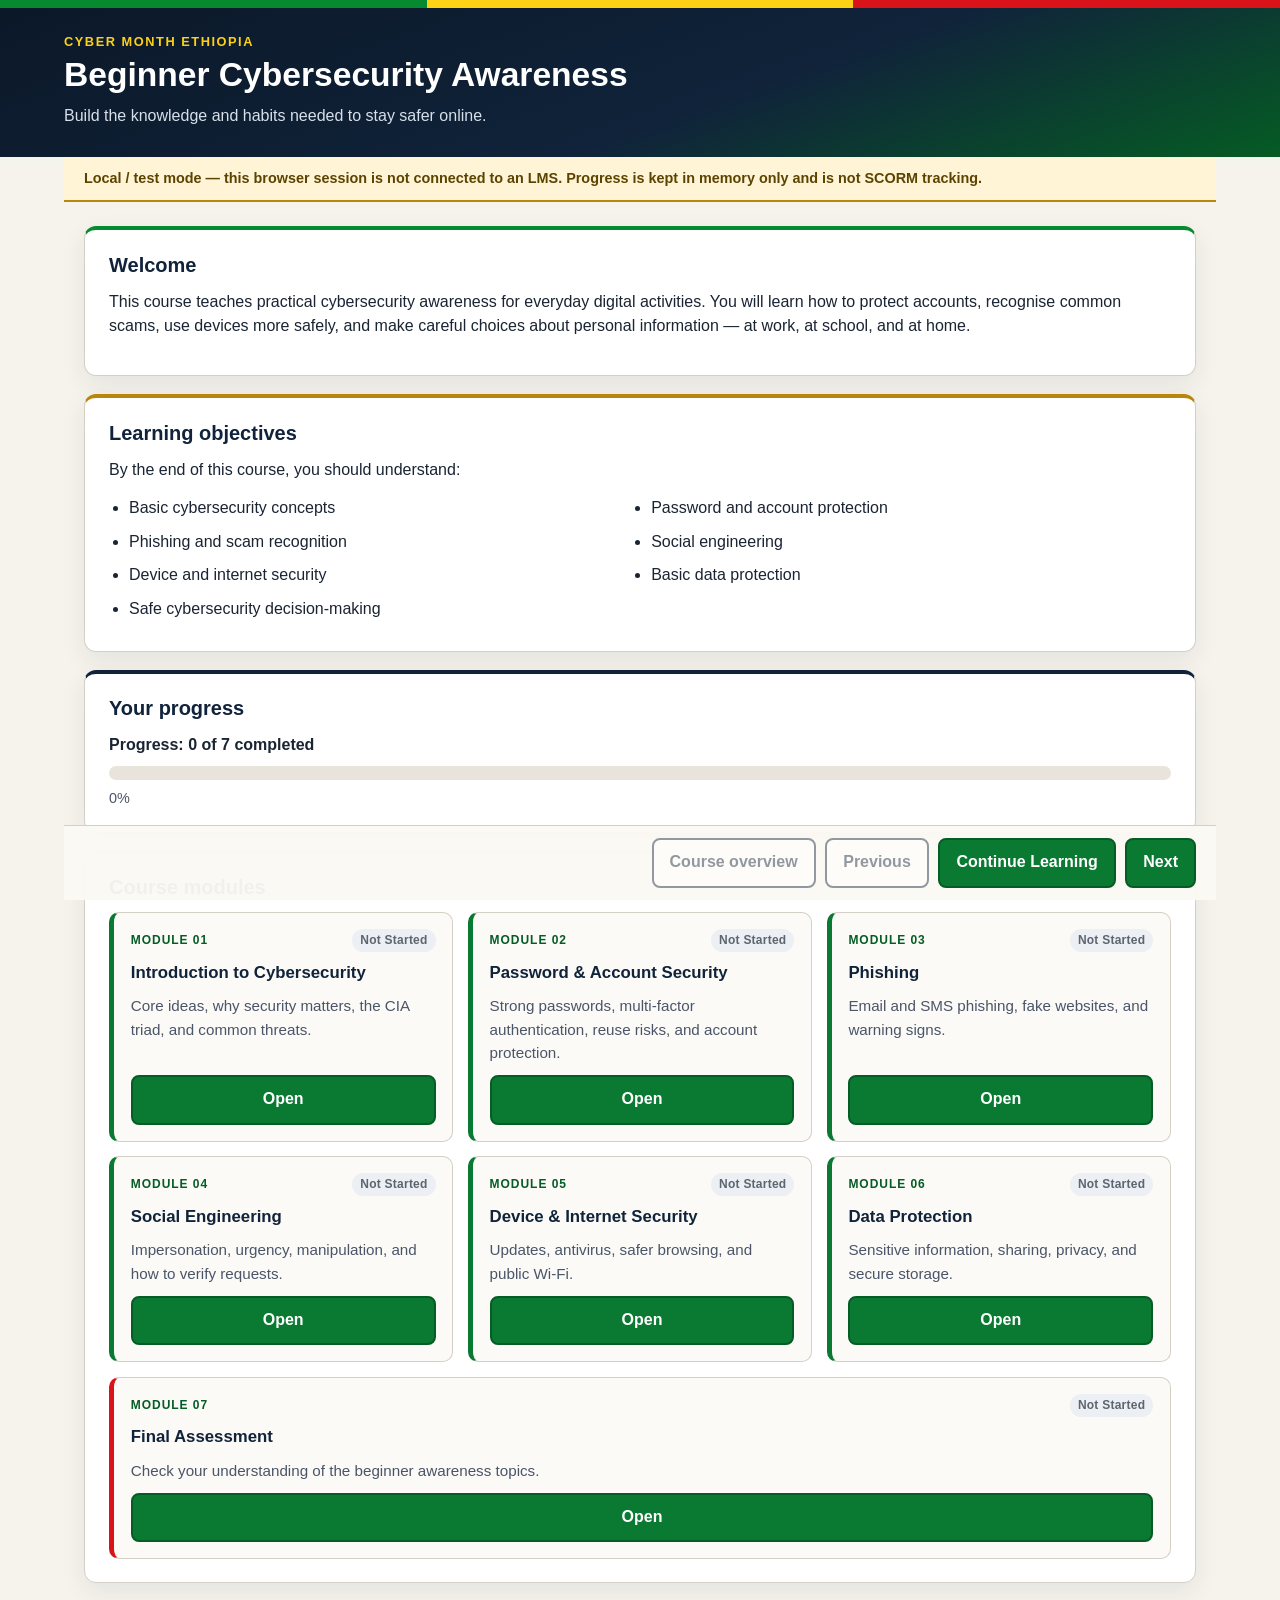
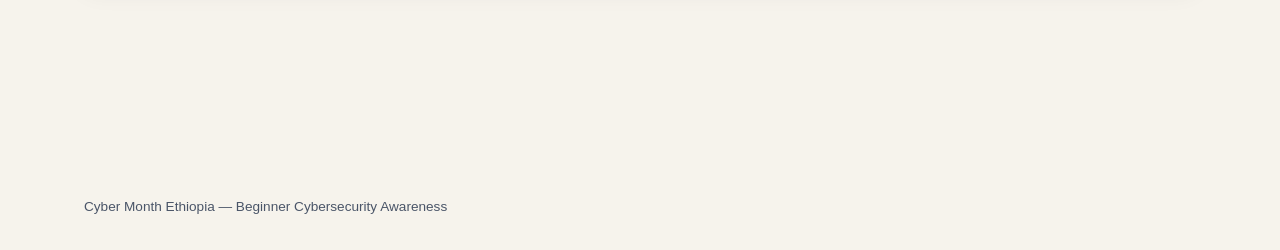
<file: Desktop/scorm course/CyberMonth-Beginner-SCORM/index.html>
<!DOCTYPE html>
<html lang="en">
<head>
  <meta charset="utf-8">
  <meta name="viewport" content="width=device-width, initial-scale=1">
  <title>Cyber Month Ethiopia — Beginner Cybersecurity Awareness</title>
  <link rel="stylesheet" href="css/style.css">
</head>
<body>
  <a class="skip-link" href="#main">Skip to main content</a>

  <div class="flag-bar" aria-hidden="true">
    <span class="flag-bar__green"></span>
    <span class="flag-bar__yellow"></span>
    <span class="flag-bar__red"></span>
  </div>

  <header class="site-header">
    <div class="site-header__inner">
      <p class="site-header__eyebrow">Cyber Month Ethiopia</p>
      <h1 class="site-header__title">Beginner Cybersecurity Awareness</h1>
      <p class="site-header__tagline">Build the knowledge and habits needed to stay safer online.</p>
      <p id="learner-greeting" class="site-header__learner" hidden></p>
    </div>
  </header>

  <div id="mode-banner" class="mode-banner" role="status" aria-live="polite">
    Checking course environment…
  </div>

  <main id="main">
    <section id="home-view" class="home-view" aria-labelledby="welcome-heading">
      <section class="panel welcome" aria-labelledby="welcome-heading">
        <h2 id="welcome-heading">Welcome</h2>
        <p>
          This course teaches practical cybersecurity awareness for everyday digital activities.
          You will learn how to protect accounts, recognise common scams, use devices more safely,
          and make careful choices about personal information — at work, at school, and at home.
        </p>
      </section>

      <section class="panel objectives" aria-labelledby="objectives-heading">
        <h2 id="objectives-heading">Learning objectives</h2>
        <p>By the end of this course, you should understand:</p>
        <ul>
          <li>Basic cybersecurity concepts</li>
          <li>Password and account protection</li>
          <li>Phishing and scam recognition</li>
          <li>Social engineering</li>
          <li>Device and internet security</li>
          <li>Basic data protection</li>
          <li>Safe cybersecurity decision-making</li>
        </ul>
      </section>

      <section class="panel progress-panel" aria-labelledby="progress-heading">
        <h2 id="progress-heading">Your progress</h2>
        <p id="progress-label" class="progress-label">Progress: 0 of 7 completed</p>
        <div
          id="progress-bar"
          class="progress-track"
          role="progressbar"
          aria-labelledby="progress-label"
          aria-valuemin="0"
          aria-valuemax="100"
          aria-valuenow="0"
        >
          <div id="progress-fill" class="progress-track__fill"></div>
        </div>
        <p id="progress-percent" class="progress-percent">0%</p>
      </section>

      <section class="panel modules-panel" aria-labelledby="modules-heading">
        <h2 id="modules-heading">Course modules</h2>
        <div id="module-grid" class="module-grid">
          <article class="module-card" data-module-id="module01">
            <div class="module-card__meta">
              <p class="module-card__number">Module 01</p>
              <span class="status status--not-started" data-status>Not Started</span>
            </div>
            <h3 class="module-card__title">Introduction to Cybersecurity</h3>
            <p class="module-card__desc">Core ideas, why security matters, the CIA triad, and common threats.</p>
            <button type="button" class="btn btn--primary js-open-module" data-module-id="module01">Open</button>
          </article>

          <article class="module-card" data-module-id="module02">
            <div class="module-card__meta">
              <p class="module-card__number">Module 02</p>
              <span class="status status--not-started" data-status>Not Started</span>
            </div>
            <h3 class="module-card__title">Password &amp; Account Security</h3>
            <p class="module-card__desc">Strong passwords, multi-factor authentication, reuse risks, and account protection.</p>
            <button type="button" class="btn btn--primary js-open-module" data-module-id="module02">Open</button>
          </article>

          <article class="module-card" data-module-id="module03">
            <div class="module-card__meta">
              <p class="module-card__number">Module 03</p>
              <span class="status status--not-started" data-status>Not Started</span>
            </div>
            <h3 class="module-card__title">Phishing</h3>
            <p class="module-card__desc">Email and SMS phishing, fake websites, and warning signs.</p>
            <button type="button" class="btn btn--primary js-open-module" data-module-id="module03">Open</button>
          </article>

          <article class="module-card" data-module-id="module04">
            <div class="module-card__meta">
              <p class="module-card__number">Module 04</p>
              <span class="status status--not-started" data-status>Not Started</span>
            </div>
            <h3 class="module-card__title">Social Engineering</h3>
            <p class="module-card__desc">Impersonation, urgency, manipulation, and how to verify requests.</p>
            <button type="button" class="btn btn--primary js-open-module" data-module-id="module04">Open</button>
          </article>

          <article class="module-card" data-module-id="module05">
            <div class="module-card__meta">
              <p class="module-card__number">Module 05</p>
              <span class="status status--not-started" data-status>Not Started</span>
            </div>
            <h3 class="module-card__title">Device &amp; Internet Security</h3>
            <p class="module-card__desc">Updates, antivirus, safer browsing, and public Wi-Fi.</p>
            <button type="button" class="btn btn--primary js-open-module" data-module-id="module05">Open</button>
          </article>

          <article class="module-card" data-module-id="module06">
            <div class="module-card__meta">
              <p class="module-card__number">Module 06</p>
              <span class="status status--not-started" data-status>Not Started</span>
            </div>
            <h3 class="module-card__title">Data Protection</h3>
            <p class="module-card__desc">Sensitive information, sharing, privacy, and secure storage.</p>
            <button type="button" class="btn btn--primary js-open-module" data-module-id="module06">Open</button>
          </article>

          <article class="module-card module-card--assessment" data-module-id="assessment">
            <div class="module-card__meta">
              <p class="module-card__number">Module 07</p>
              <span class="status status--not-started" data-status>Not Started</span>
            </div>
            <h3 class="module-card__title">Final Assessment</h3>
            <p class="module-card__desc">Check your understanding of the beginner awareness topics.</p>
            <button type="button" class="btn btn--primary js-open-module" data-module-id="assessment">Open</button>
          </article>
        </div>
      </section>
    </section>

    <section id="module-view" class="module-view" hidden aria-labelledby="module-view-heading">
      <h2 id="module-view-heading">Module</h2>
      <p class="placeholder-note">
        Lesson content for this module will be added in a later step. This screen is a navigation placeholder.
      </p>
      <iframe id="module-frame" class="module-frame" title="Module content" src="about:blank"></iframe>
    </section>
  </main>

  <nav class="course-nav" aria-label="Course navigation">
    <button type="button" id="btn-overview" class="btn btn--secondary">Course overview</button>
    <button type="button" id="btn-prev" class="btn btn--secondary">Previous</button>
    <button type="button" id="btn-continue" class="btn btn--primary">Continue Learning</button>
    <button type="button" id="btn-next" class="btn btn--primary">Next</button>
  </nav>

  <footer class="site-footer">
    <p>Cyber Month Ethiopia — Beginner Cybersecurity Awareness</p>
  </footer>

  <script src="js/scorm.js"></script>
  <script src="js/course.js"></script>
</body>
</html>
</file>
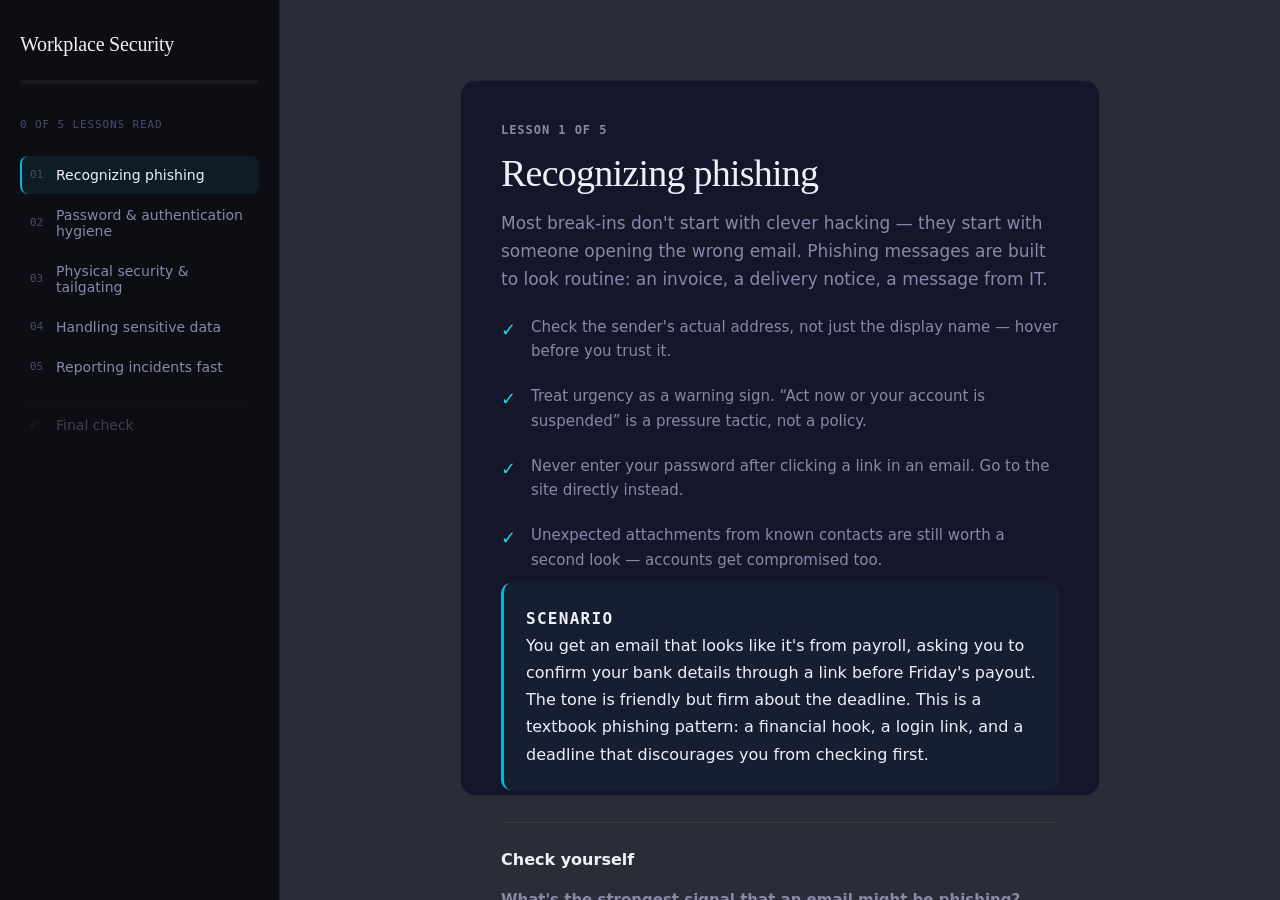
<file: Downloads/workplace-security-offline(2)/content/index.html>
<!DOCTYPE html>
<html lang="en">
<head>
  <meta charset="UTF-8" />
  <meta http-equiv="X-UA-Compatible" content="IE=edge" />
  <meta name="viewport" content="width=device-width, initial-scale=1, maximum-scale=1" />
  <title>Workplace Security</title>
  <link rel="stylesheet" href="css/theme.css" />
  <link rel="stylesheet" href="css/styles.css" />
  <link rel="stylesheet" href="css/course.css" />
</head>
<body>
  <div id="app"></div>

  <!-- Local SCORM 2004 API wrapper — no external server involved -->
  <script src="js/scorm-api.js"></script>
  <script src="js/course.js"></script>
</body>
</html>
</file>
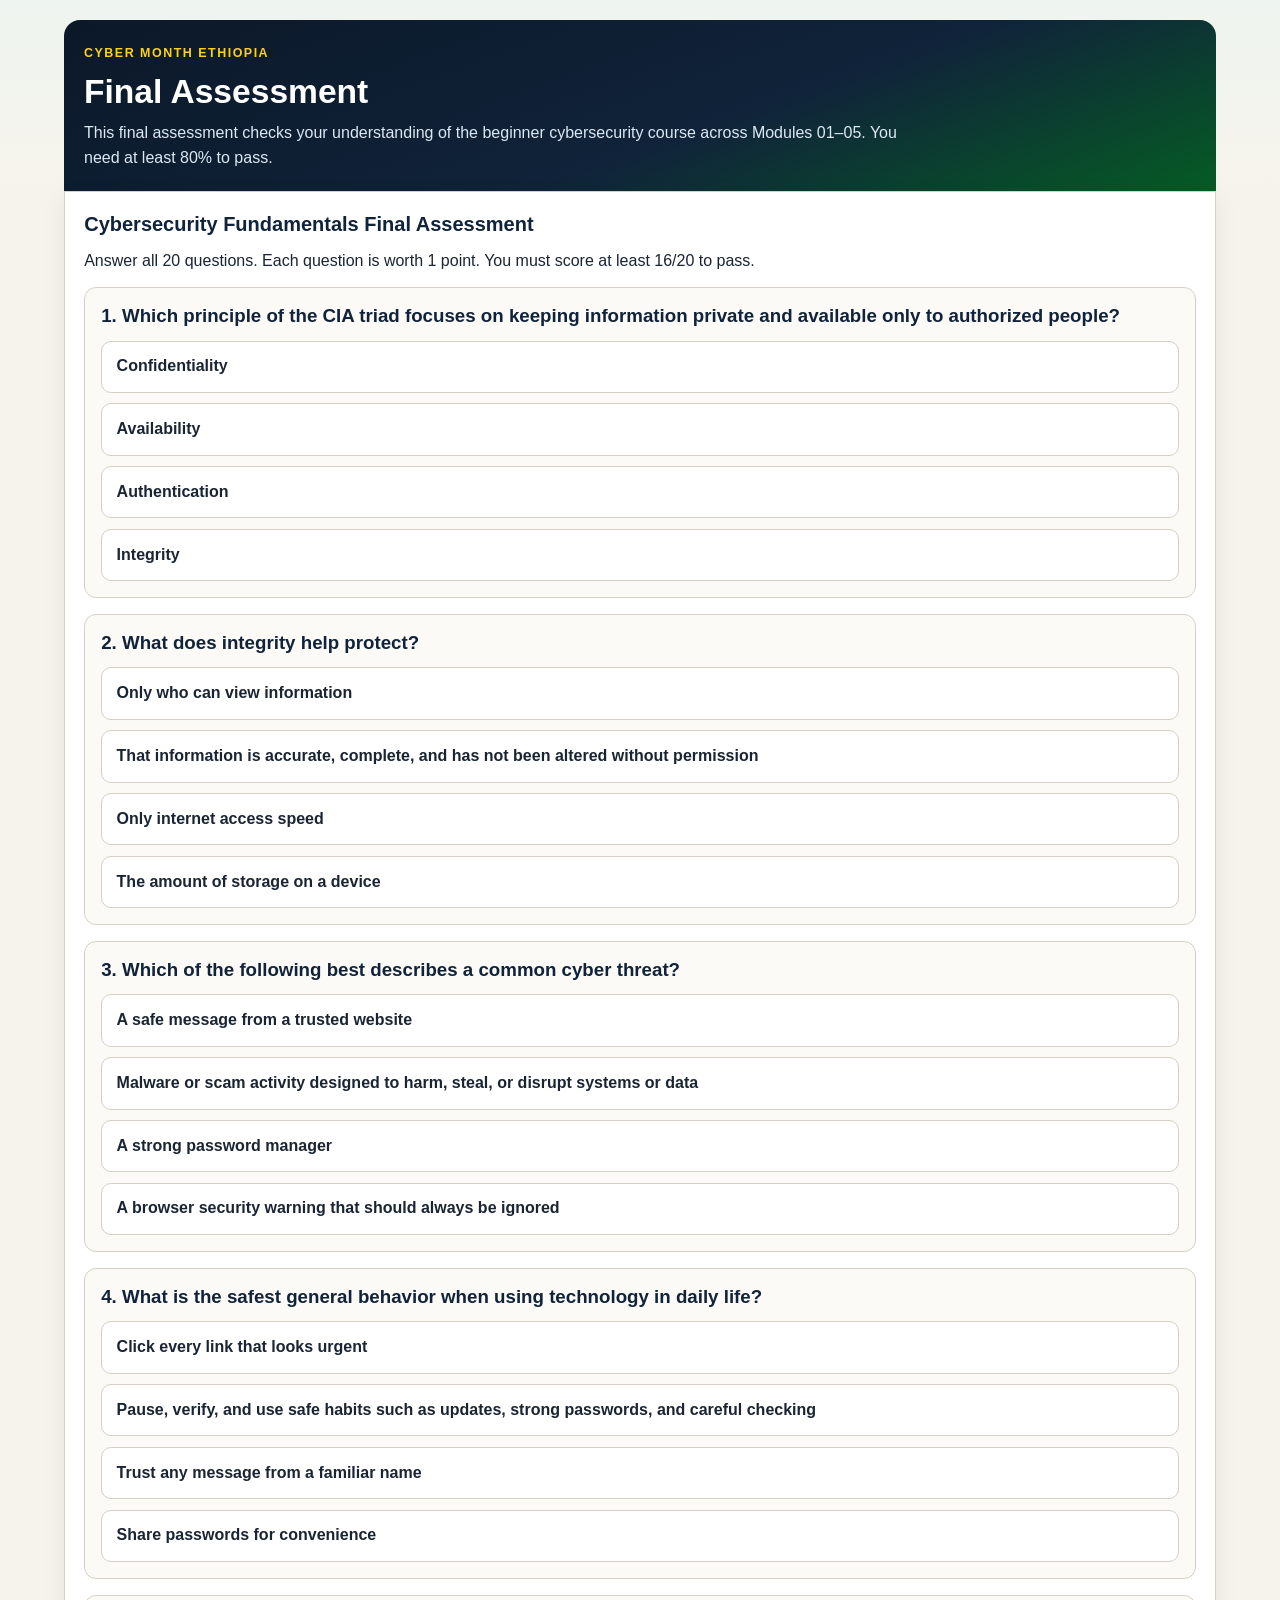
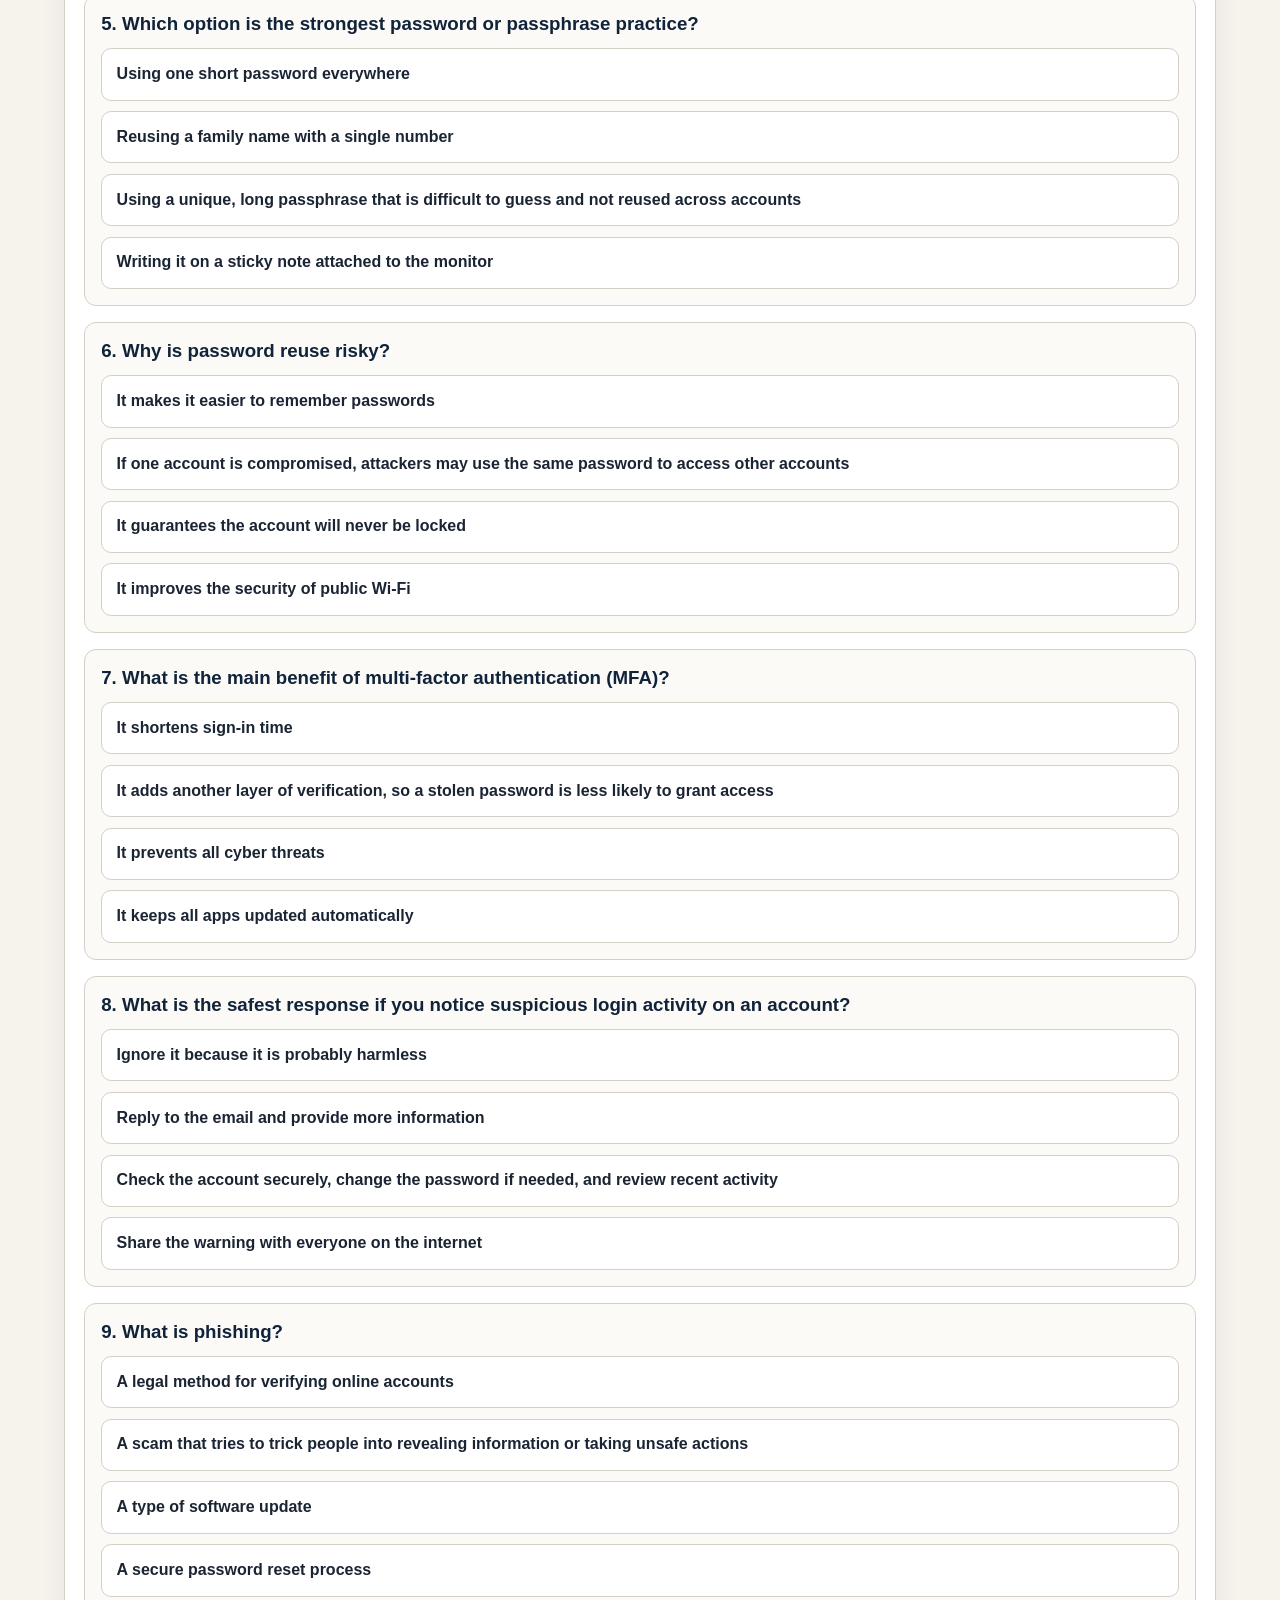
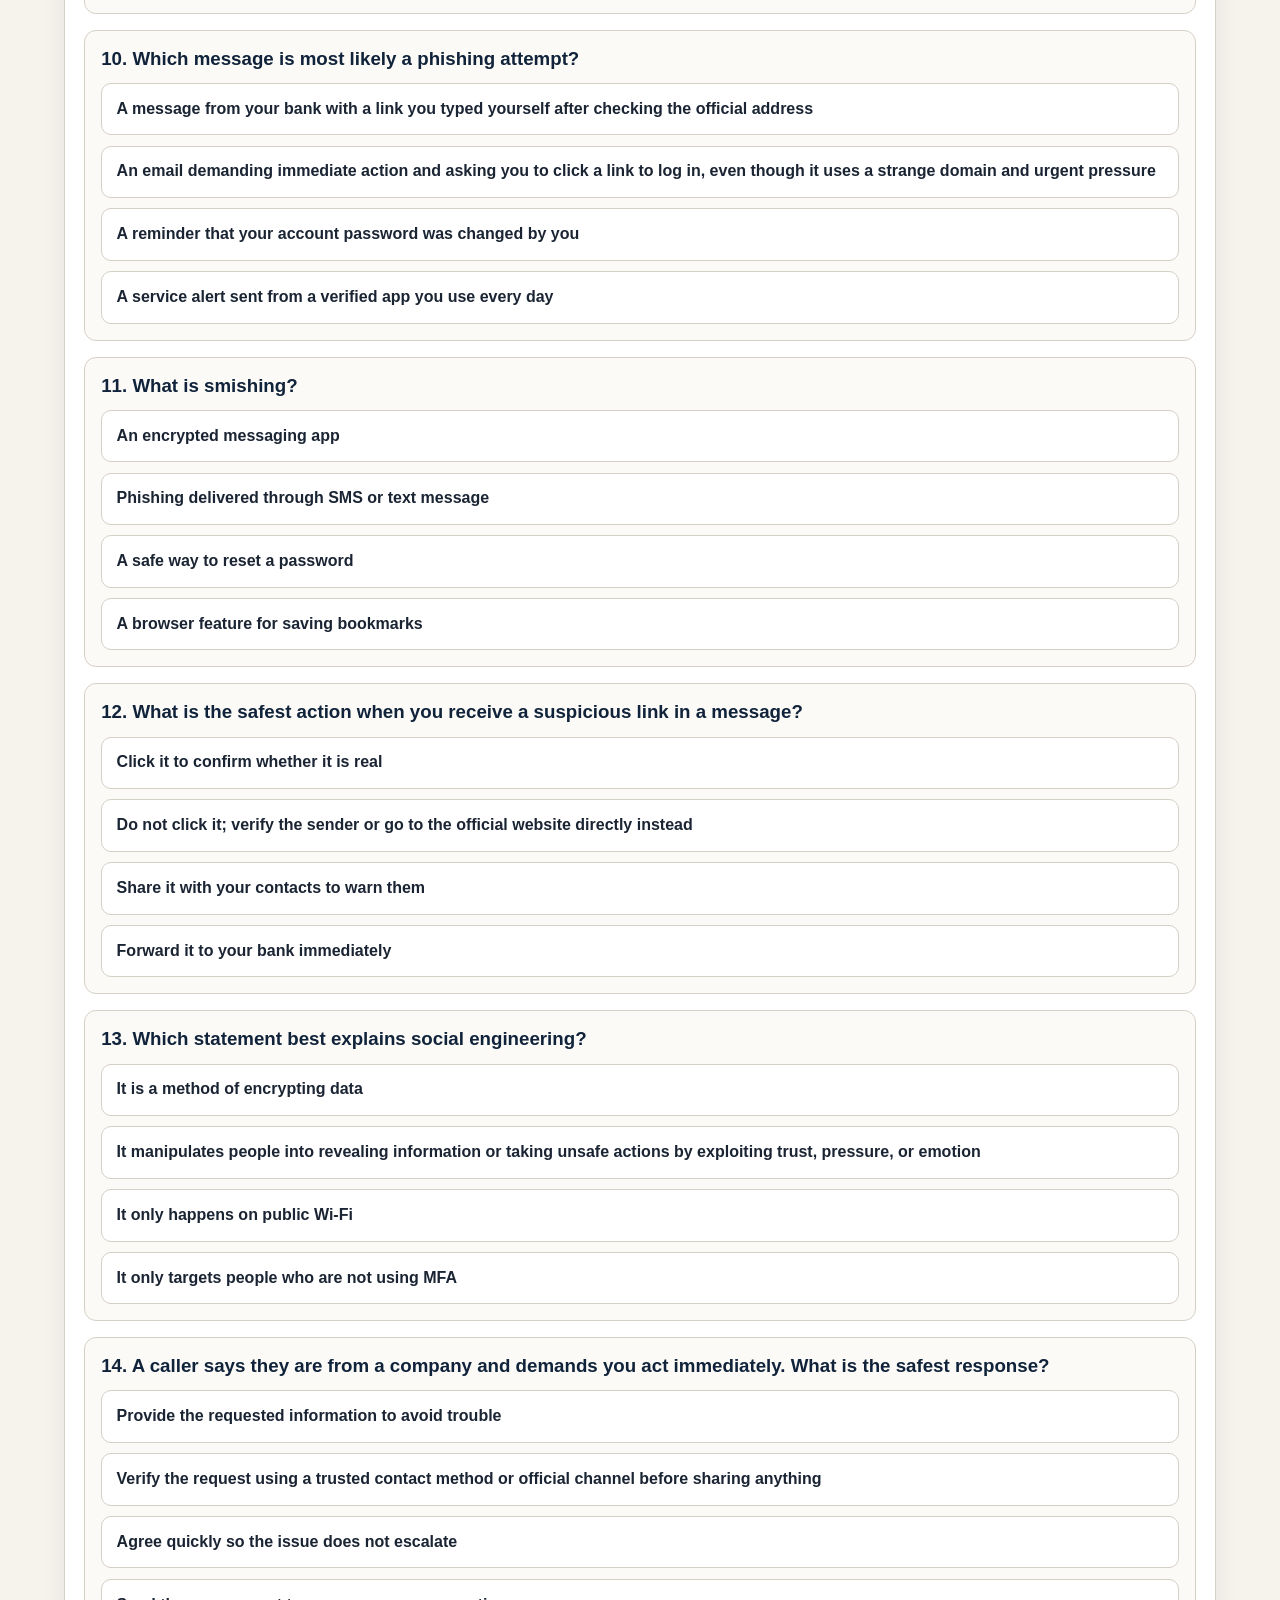
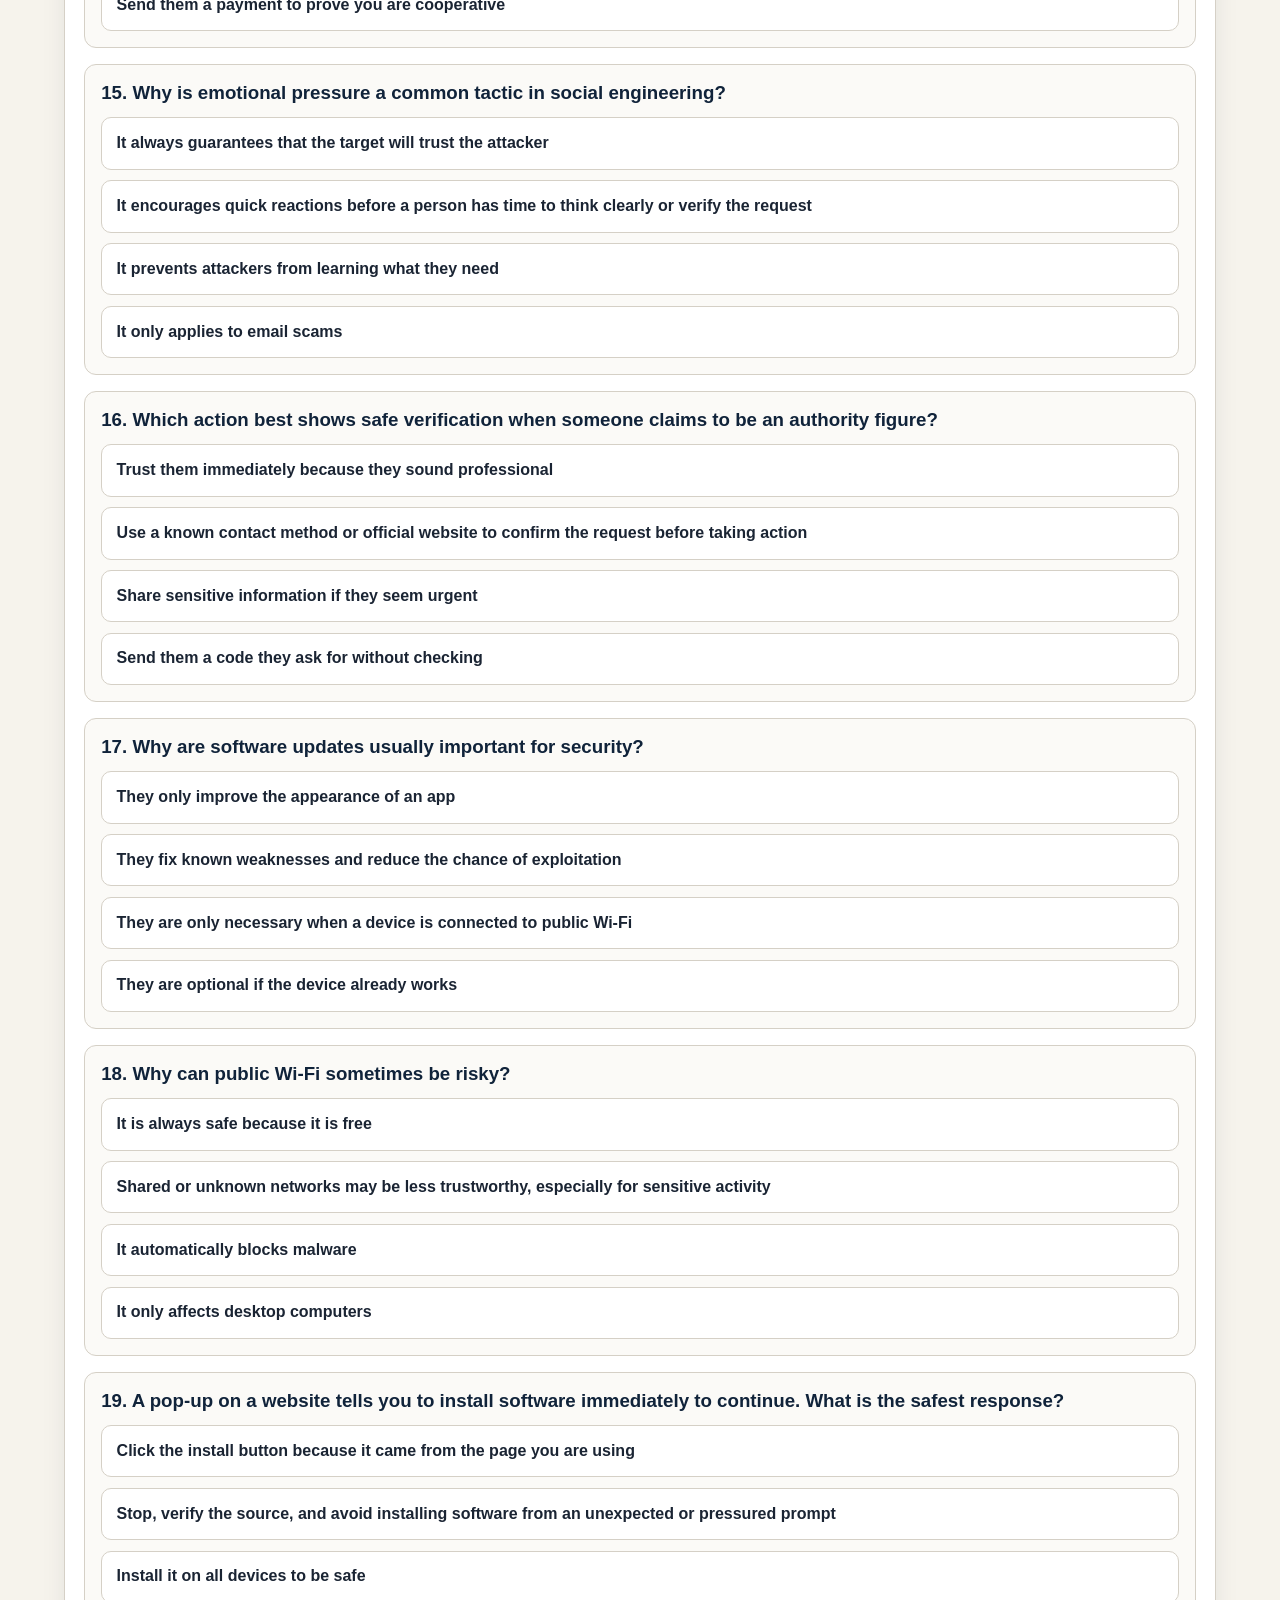
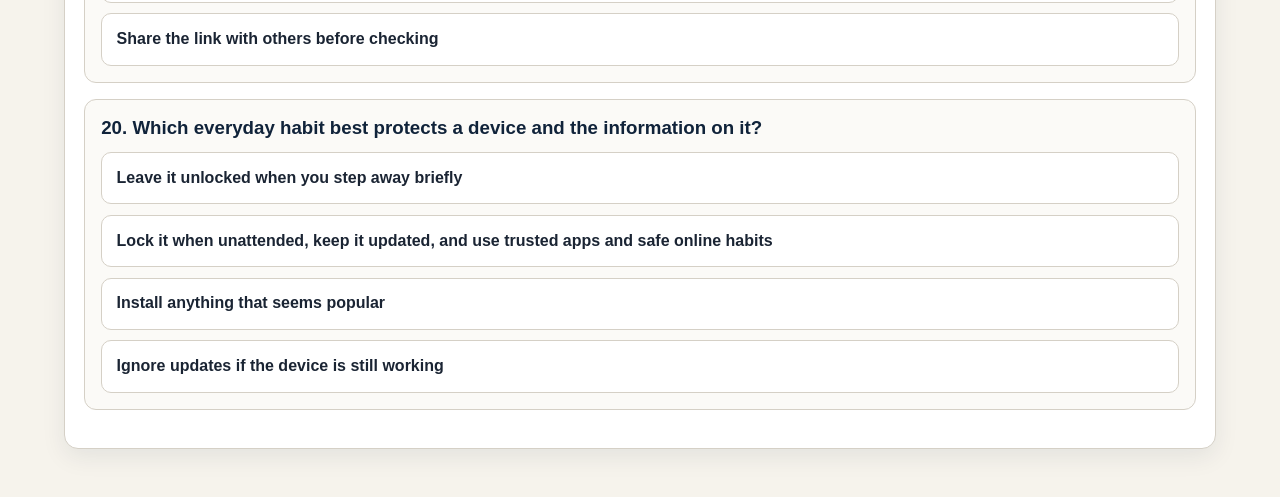
<file: Desktop/scorm course/CyberMonth-Beginner-SCORM/assessment/index.html>
<!DOCTYPE html>
<html lang="en">
<head>
  <meta charset="utf-8">
  <meta name="viewport" content="width=device-width, initial-scale=1">
  <title>Final Assessment — Cybersecurity Fundamentals</title>
  <link rel="stylesheet" href="../css/style.css">
</head>
<body>
  <main class="module-lesson">
    <header class="lesson-header">
      <p class="eyebrow">Cyber Month Ethiopia</p>
      <h1>Final Assessment</h1>
      <p class="lesson-lead">
        This final assessment checks your understanding of the beginner cybersecurity course across Modules 01–05. You need at least 80% to pass.
      </p>
    </header>

    <section class="lesson-panel" aria-labelledby="assessment-heading">
      <h2 id="assessment-heading">Cybersecurity Fundamentals Final Assessment</h2>
      <p>Answer all 20 questions. Each question is worth 1 point. You must score at least 16/20 to pass.</p>

      <div class="quiz-question" data-question="1" data-lock="false">
        <h3>1. Which principle of the CIA triad focuses on keeping information private and available only to authorized people?</h3>
        <div class="answer-list">
          <button type="button" class="answer-btn" data-correct="true">Confidentiality</button>
          <button type="button" class="answer-btn" data-correct="false">Availability</button>
          <button type="button" class="answer-btn" data-correct="false">Authentication</button>
          <button type="button" class="answer-btn" data-correct="false">Integrity</button>
        </div>
        <div class="quiz-feedback" aria-live="polite"></div>
      </div>

      <div class="quiz-question" data-question="2" data-lock="false">
        <h3>2. What does integrity help protect?</h3>
        <div class="answer-list">
          <button type="button" class="answer-btn" data-correct="false">Only who can view information</button>
          <button type="button" class="answer-btn" data-correct="true">That information is accurate, complete, and has not been altered without permission</button>
          <button type="button" class="answer-btn" data-correct="false">Only internet access speed</button>
          <button type="button" class="answer-btn" data-correct="false">The amount of storage on a device</button>
        </div>
        <div class="quiz-feedback" aria-live="polite"></div>
      </div>

      <div class="quiz-question" data-question="3" data-lock="false">
        <h3>3. Which of the following best describes a common cyber threat?</h3>
        <div class="answer-list">
          <button type="button" class="answer-btn" data-correct="false">A safe message from a trusted website</button>
          <button type="button" class="answer-btn" data-correct="true">Malware or scam activity designed to harm, steal, or disrupt systems or data</button>
          <button type="button" class="answer-btn" data-correct="false">A strong password manager</button>
          <button type="button" class="answer-btn" data-correct="false">A browser security warning that should always be ignored</button>
        </div>
        <div class="quiz-feedback" aria-live="polite"></div>
      </div>

      <div class="quiz-question" data-question="4" data-lock="false">
        <h3>4. What is the safest general behavior when using technology in daily life?</h3>
        <div class="answer-list">
          <button type="button" class="answer-btn" data-correct="false">Click every link that looks urgent</button>
          <button type="button" class="answer-btn" data-correct="true">Pause, verify, and use safe habits such as updates, strong passwords, and careful checking</button>
          <button type="button" class="answer-btn" data-correct="false">Trust any message from a familiar name</button>
          <button type="button" class="answer-btn" data-correct="false">Share passwords for convenience</button>
        </div>
        <div class="quiz-feedback" aria-live="polite"></div>
      </div>

      <div class="quiz-question" data-question="5" data-lock="false">
        <h3>5. Which option is the strongest password or passphrase practice?</h3>
        <div class="answer-list">
          <button type="button" class="answer-btn" data-correct="false">Using one short password everywhere</button>
          <button type="button" class="answer-btn" data-correct="false">Reusing a family name with a single number</button>
          <button type="button" class="answer-btn" data-correct="true">Using a unique, long passphrase that is difficult to guess and not reused across accounts</button>
          <button type="button" class="answer-btn" data-correct="false">Writing it on a sticky note attached to the monitor</button>
        </div>
        <div class="quiz-feedback" aria-live="polite"></div>
      </div>

      <div class="quiz-question" data-question="6" data-lock="false">
        <h3>6. Why is password reuse risky?</h3>
        <div class="answer-list">
          <button type="button" class="answer-btn" data-correct="false">It makes it easier to remember passwords</button>
          <button type="button" class="answer-btn" data-correct="true">If one account is compromised, attackers may use the same password to access other accounts</button>
          <button type="button" class="answer-btn" data-correct="false">It guarantees the account will never be locked</button>
          <button type="button" class="answer-btn" data-correct="false">It improves the security of public Wi-Fi</button>
        </div>
        <div class="quiz-feedback" aria-live="polite"></div>
      </div>

      <div class="quiz-question" data-question="7" data-lock="false">
        <h3>7. What is the main benefit of multi-factor authentication (MFA)?</h3>
        <div class="answer-list">
          <button type="button" class="answer-btn" data-correct="false">It shortens sign-in time</button>
          <button type="button" class="answer-btn" data-correct="true">It adds another layer of verification, so a stolen password is less likely to grant access</button>
          <button type="button" class="answer-btn" data-correct="false">It prevents all cyber threats</button>
          <button type="button" class="answer-btn" data-correct="false">It keeps all apps updated automatically</button>
        </div>
        <div class="quiz-feedback" aria-live="polite"></div>
      </div>

      <div class="quiz-question" data-question="8" data-lock="false">
        <h3>8. What is the safest response if you notice suspicious login activity on an account?</h3>
        <div class="answer-list">
          <button type="button" class="answer-btn" data-correct="false">Ignore it because it is probably harmless</button>
          <button type="button" class="answer-btn" data-correct="false">Reply to the email and provide more information</button>
          <button type="button" class="answer-btn" data-correct="true">Check the account securely, change the password if needed, and review recent activity</button>
          <button type="button" class="answer-btn" data-correct="false">Share the warning with everyone on the internet</button>
        </div>
        <div class="quiz-feedback" aria-live="polite"></div>
      </div>

      <div class="quiz-question" data-question="9" data-lock="false">
        <h3>9. What is phishing?</h3>
        <div class="answer-list">
          <button type="button" class="answer-btn" data-correct="false">A legal method for verifying online accounts</button>
          <button type="button" class="answer-btn" data-correct="true">A scam that tries to trick people into revealing information or taking unsafe actions</button>
          <button type="button" class="answer-btn" data-correct="false">A type of software update</button>
          <button type="button" class="answer-btn" data-correct="false">A secure password reset process</button>
        </div>
        <div class="quiz-feedback" aria-live="polite"></div>
      </div>

      <div class="quiz-question" data-question="10" data-lock="false">
        <h3>10. Which message is most likely a phishing attempt?</h3>
        <div class="answer-list">
          <button type="button" class="answer-btn" data-correct="false">A message from your bank with a link you typed yourself after checking the official address</button>
          <button type="button" class="answer-btn" data-correct="true">An email demanding immediate action and asking you to click a link to log in, even though it uses a strange domain and urgent pressure</button>
          <button type="button" class="answer-btn" data-correct="false">A reminder that your account password was changed by you</button>
          <button type="button" class="answer-btn" data-correct="false">A service alert sent from a verified app you use every day</button>
        </div>
        <div class="quiz-feedback" aria-live="polite"></div>
      </div>

      <div class="quiz-question" data-question="11" data-lock="false">
        <h3>11. What is smishing?</h3>
        <div class="answer-list">
          <button type="button" class="answer-btn" data-correct="false">An encrypted messaging app</button>
          <button type="button" class="answer-btn" data-correct="true">Phishing delivered through SMS or text message</button>
          <button type="button" class="answer-btn" data-correct="false">A safe way to reset a password</button>
          <button type="button" class="answer-btn" data-correct="false">A browser feature for saving bookmarks</button>
        </div>
        <div class="quiz-feedback" aria-live="polite"></div>
      </div>

      <div class="quiz-question" data-question="12" data-lock="false">
        <h3>12. What is the safest action when you receive a suspicious link in a message?</h3>
        <div class="answer-list">
          <button type="button" class="answer-btn" data-correct="false">Click it to confirm whether it is real</button>
          <button type="button" class="answer-btn" data-correct="true">Do not click it; verify the sender or go to the official website directly instead</button>
          <button type="button" class="answer-btn" data-correct="false">Share it with your contacts to warn them</button>
          <button type="button" class="answer-btn" data-correct="false">Forward it to your bank immediately</button>
        </div>
        <div class="quiz-feedback" aria-live="polite"></div>
      </div>

      <div class="quiz-question" data-question="13" data-lock="false">
        <h3>13. Which statement best explains social engineering?</h3>
        <div class="answer-list">
          <button type="button" class="answer-btn" data-correct="false">It is a method of encrypting data</button>
          <button type="button" class="answer-btn" data-correct="true">It manipulates people into revealing information or taking unsafe actions by exploiting trust, pressure, or emotion</button>
          <button type="button" class="answer-btn" data-correct="false">It only happens on public Wi-Fi</button>
          <button type="button" class="answer-btn" data-correct="false">It only targets people who are not using MFA</button>
        </div>
        <div class="quiz-feedback" aria-live="polite"></div>
      </div>

      <div class="quiz-question" data-question="14" data-lock="false">
        <h3>14. A caller says they are from a company and demands you act immediately. What is the safest response?</h3>
        <div class="answer-list">
          <button type="button" class="answer-btn" data-correct="false">Provide the requested information to avoid trouble</button>
          <button type="button" class="answer-btn" data-correct="true">Verify the request using a trusted contact method or official channel before sharing anything</button>
          <button type="button" class="answer-btn" data-correct="false">Agree quickly so the issue does not escalate</button>
          <button type="button" class="answer-btn" data-correct="false">Send them a payment to prove you are cooperative</button>
        </div>
        <div class="quiz-feedback" aria-live="polite"></div>
      </div>

      <div class="quiz-question" data-question="15" data-lock="false">
        <h3>15. Why is emotional pressure a common tactic in social engineering?</h3>
        <div class="answer-list">
          <button type="button" class="answer-btn" data-correct="false">It always guarantees that the target will trust the attacker</button>
          <button type="button" class="answer-btn" data-correct="true">It encourages quick reactions before a person has time to think clearly or verify the request</button>
          <button type="button" class="answer-btn" data-correct="false">It prevents attackers from learning what they need</button>
          <button type="button" class="answer-btn" data-correct="false">It only applies to email scams</button>
        </div>
        <div class="quiz-feedback" aria-live="polite"></div>
      </div>

      <div class="quiz-question" data-question="16" data-lock="false">
        <h3>16. Which action best shows safe verification when someone claims to be an authority figure?</h3>
        <div class="answer-list">
          <button type="button" class="answer-btn" data-correct="false">Trust them immediately because they sound professional</button>
          <button type="button" class="answer-btn" data-correct="true">Use a known contact method or official website to confirm the request before taking action</button>
          <button type="button" class="answer-btn" data-correct="false">Share sensitive information if they seem urgent</button>
          <button type="button" class="answer-btn" data-correct="false">Send them a code they ask for without checking</button>
        </div>
        <div class="quiz-feedback" aria-live="polite"></div>
      </div>

      <div class="quiz-question" data-question="17" data-lock="false">
        <h3>17. Why are software updates usually important for security?</h3>
        <div class="answer-list">
          <button type="button" class="answer-btn" data-correct="false">They only improve the appearance of an app</button>
          <button type="button" class="answer-btn" data-correct="true">They fix known weaknesses and reduce the chance of exploitation</button>
          <button type="button" class="answer-btn" data-correct="false">They are only necessary when a device is connected to public Wi-Fi</button>
          <button type="button" class="answer-btn" data-correct="false">They are optional if the device already works</button>
        </div>
        <div class="quiz-feedback" aria-live="polite"></div>
      </div>

      <div class="quiz-question" data-question="18" data-lock="false">
        <h3>18. Why can public Wi-Fi sometimes be risky?</h3>
        <div class="answer-list">
          <button type="button" class="answer-btn" data-correct="false">It is always safe because it is free</button>
          <button type="button" class="answer-btn" data-correct="true">Shared or unknown networks may be less trustworthy, especially for sensitive activity</button>
          <button type="button" class="answer-btn" data-correct="false">It automatically blocks malware</button>
          <button type="button" class="answer-btn" data-correct="false">It only affects desktop computers</button>
        </div>
        <div class="quiz-feedback" aria-live="polite"></div>
      </div>

      <div class="quiz-question" data-question="19" data-lock="false">
        <h3>19. A pop-up on a website tells you to install software immediately to continue. What is the safest response?</h3>
        <div class="answer-list">
          <button type="button" class="answer-btn" data-correct="false">Click the install button because it came from the page you are using</button>
          <button type="button" class="answer-btn" data-correct="true">Stop, verify the source, and avoid installing software from an unexpected or pressured prompt</button>
          <button type="button" class="answer-btn" data-correct="false">Install it on all devices to be safe</button>
          <button type="button" class="answer-btn" data-correct="false">Share the link with others before checking</button>
        </div>
        <div class="quiz-feedback" aria-live="polite"></div>
      </div>

      <div class="quiz-question" data-question="20" data-lock="false">
        <h3>20. Which everyday habit best protects a device and the information on it?</h3>
        <div class="answer-list">
          <button type="button" class="answer-btn" data-correct="false">Leave it unlocked when you step away briefly</button>
          <button type="button" class="answer-btn" data-correct="true">Lock it when unattended, keep it updated, and use trusted apps and safe online habits</button>
          <button type="button" class="answer-btn" data-correct="false">Install anything that seems popular</button>
          <button type="button" class="answer-btn" data-correct="false">Ignore updates if the device is still working</button>
        </div>
        <div class="quiz-feedback" aria-live="polite"></div>
      </div>

      <div id="quiz-summary" class="quiz-summary" hidden></div>
      <div class="quiz-actions">
        <button id="retry-quiz" type="button" class="btn btn--secondary" hidden>Retry Final Assessment</button>
      </div>
    </section>
  </main>

  <script>
    (function () {
      'use strict';

      function getScorm() {
        if (window.parent && window.parent.SCORM) {
          return window.parent.SCORM;
        }
        return window.SCORM || null;
      }

      function getModuleCompleteHook() {
        if (window.parent && window.parent.Course && typeof window.parent.Course.markModuleComplete === 'function') {
          return window.parent.Course.markModuleComplete;
        }
        return null;
      }

      var questionCards = Array.prototype.slice.call(document.querySelectorAll('.quiz-question[data-question]'));
      var totalQuestions = questionCards.length;
      var summaryBox = document.getElementById('quiz-summary');
      var retryButton = document.getElementById('retry-quiz');
      var answeredCount = 0;
      var correctCount = 0;

      function resetQuestion(card) {
        var buttons = card.querySelectorAll('.answer-btn');
        var feedback = card.querySelector('.quiz-feedback');
        card.setAttribute('data-lock', 'false');
        buttons.forEach(function (button) {
          button.disabled = false;
          button.classList.remove('is-correct', 'is-wrong');
        });
        if (feedback) {
          feedback.classList.remove('is-visible', 'is-correct', 'is-wrong');
          feedback.textContent = '';
        }
      }

      function finishAssessment() {
        var score = correctCount;
        var percentage = Math.round((score / totalQuestions) * 100);
        var passed = percentage >= 80;
        summaryBox.hidden = false;
        summaryBox.className = 'quiz-summary';

        if (passed) {
          summaryBox.classList.add('quiz-summary--pass');
          summaryBox.innerHTML = '<h3>Excellent work!</h3><p>You scored ' + score + '/' + totalQuestions + ' (' + percentage + '%).</p><p>You passed the Cybersecurity Fundamentals Final Assessment.</p>';
          retryButton.hidden = true;

          var completeHook = getModuleCompleteHook();
          if (typeof completeHook === 'function') {
            completeHook.call(window.parent.Course, 'assessment');
          }

          var scorm = getScorm();
          if (scorm && typeof scorm.setValue === 'function' && scorm.CMI) {
            scorm.setValue(scorm.CMI.LESSON_STATUS, 'completed');
            scorm.setValue(scorm.CMI.SUSPEND_DATA, JSON.stringify({ currentId: 'assessment', statuses: { assessment: 'completed' } }));
            scorm.commit();
          }
        } else {
          summaryBox.classList.add('quiz-summary--fail');
          summaryBox.innerHTML = '<h3>Nice effort.</h3><p>You scored ' + score + '/' + totalQuestions + ' (' + percentage + '%).</p><p>You need at least 80% to pass the Final Assessment. Please review the course material and try again.</p>';
          retryButton.hidden = false;
        }
      }

      function resetAssessment() {
        answeredCount = 0;
        correctCount = 0;
        summaryBox.hidden = true;
        summaryBox.textContent = '';
        retryButton.hidden = true;
        questionCards.forEach(function (card) {
          resetQuestion(card);
        });
      }

      questionCards.forEach(function (card) {
        if (card.dataset.bound === 'true') {
          return;
        }
        card.dataset.bound = 'true';
        card.querySelectorAll('.answer-btn').forEach(function (button) {
          button.addEventListener('click', function () {
            var isCorrect;
            var feedback = card.querySelector('.quiz-feedback');
            if (card.getAttribute('data-lock') === 'true') {
              return;
            }

            isCorrect = button.getAttribute('data-correct') === 'true';
            card.querySelectorAll('.answer-btn').forEach(function (item) {
              item.disabled = true;
              item.classList.remove('is-correct', 'is-wrong');
              if (item.getAttribute('data-correct') === 'true') {
                item.classList.add('is-correct');
              }
              if (item === button && !isCorrect) {
                item.classList.add('is-wrong');
              }
            });

            card.setAttribute('data-lock', 'true');

            if (isCorrect) {
              correctCount += 1;
              feedback.classList.add('is-correct', 'is-visible');
              feedback.textContent = 'Correct. That is the safest and most accurate answer based on the course.';
            } else {
              feedback.classList.add('is-wrong', 'is-visible');
              feedback.textContent = 'Incorrect. The correct answer is the safer, more reliable choice taught in the course.';
            }

            answeredCount += 1;
            if (answeredCount === totalQuestions) {
              finishAssessment();
            }
          });
        });
      });

      retryButton.addEventListener('click', resetAssessment);
    }());
  </script>
</body>
</html>
</file>
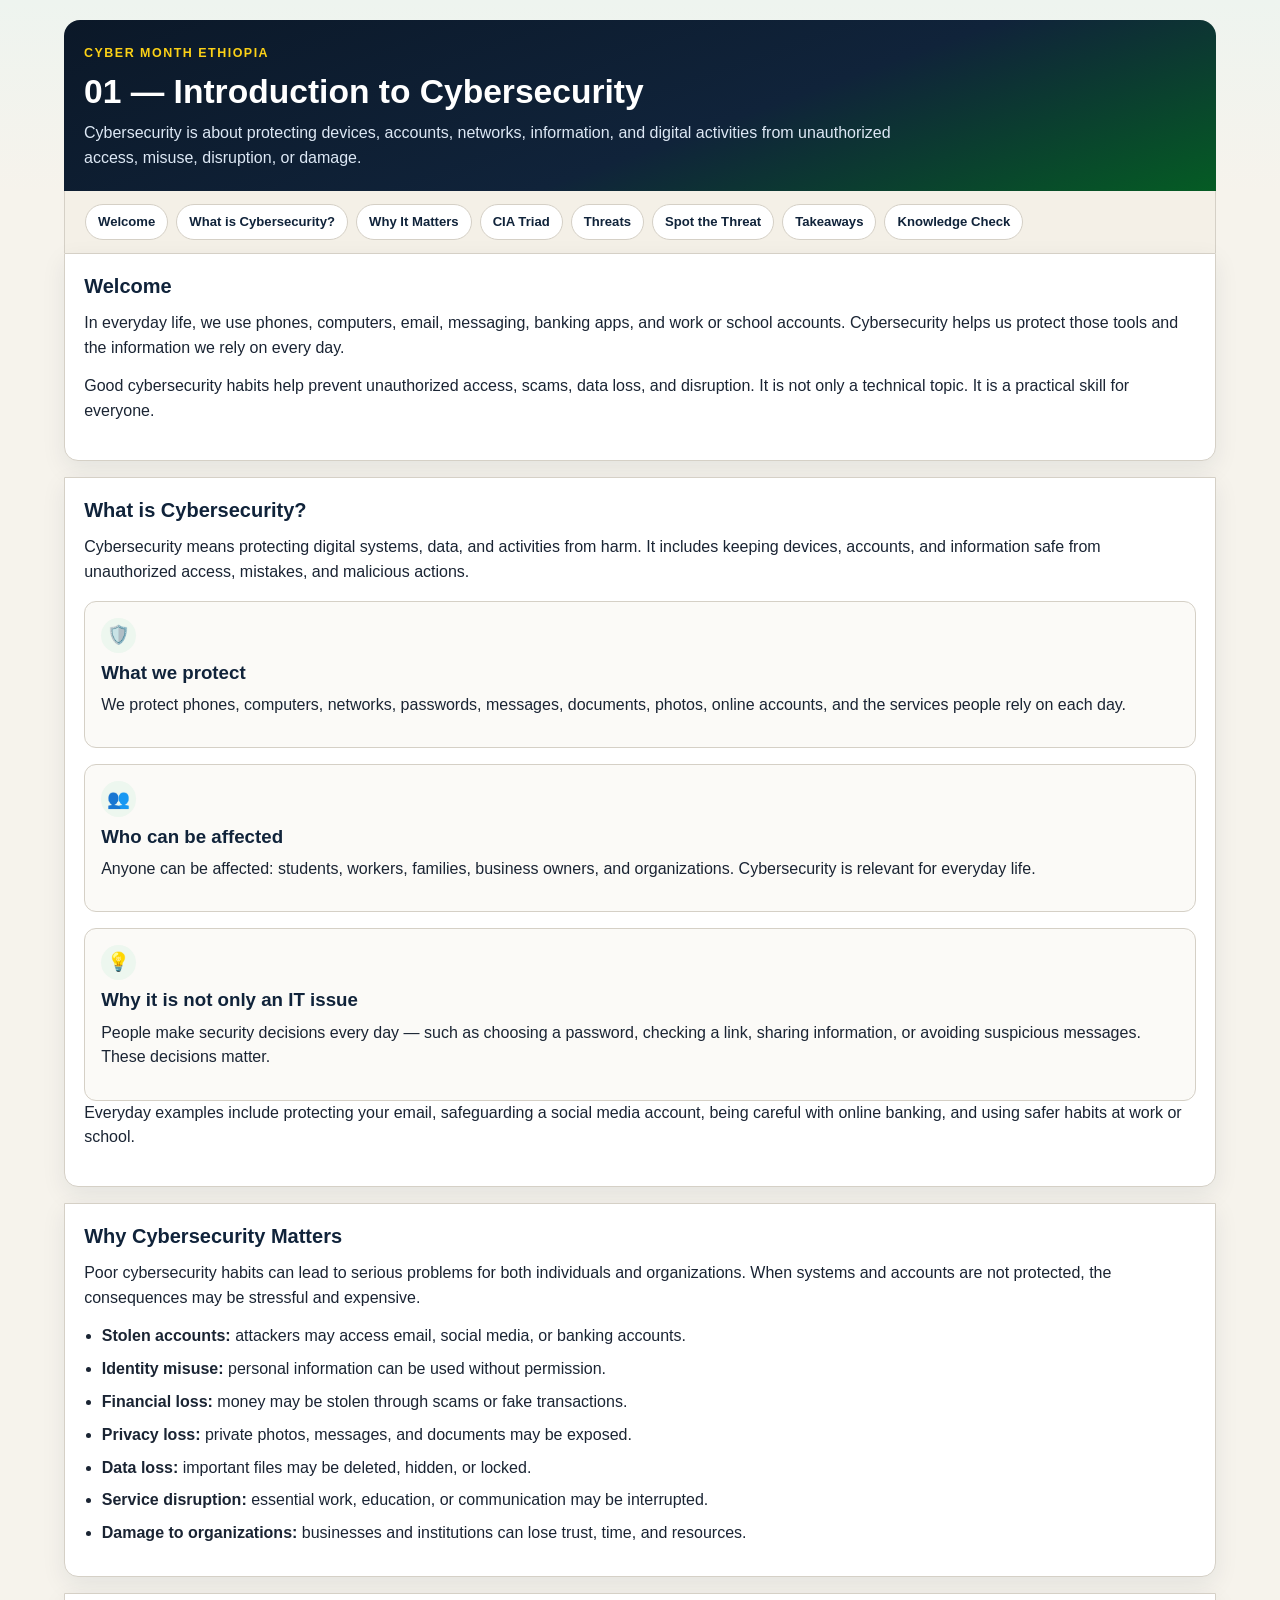
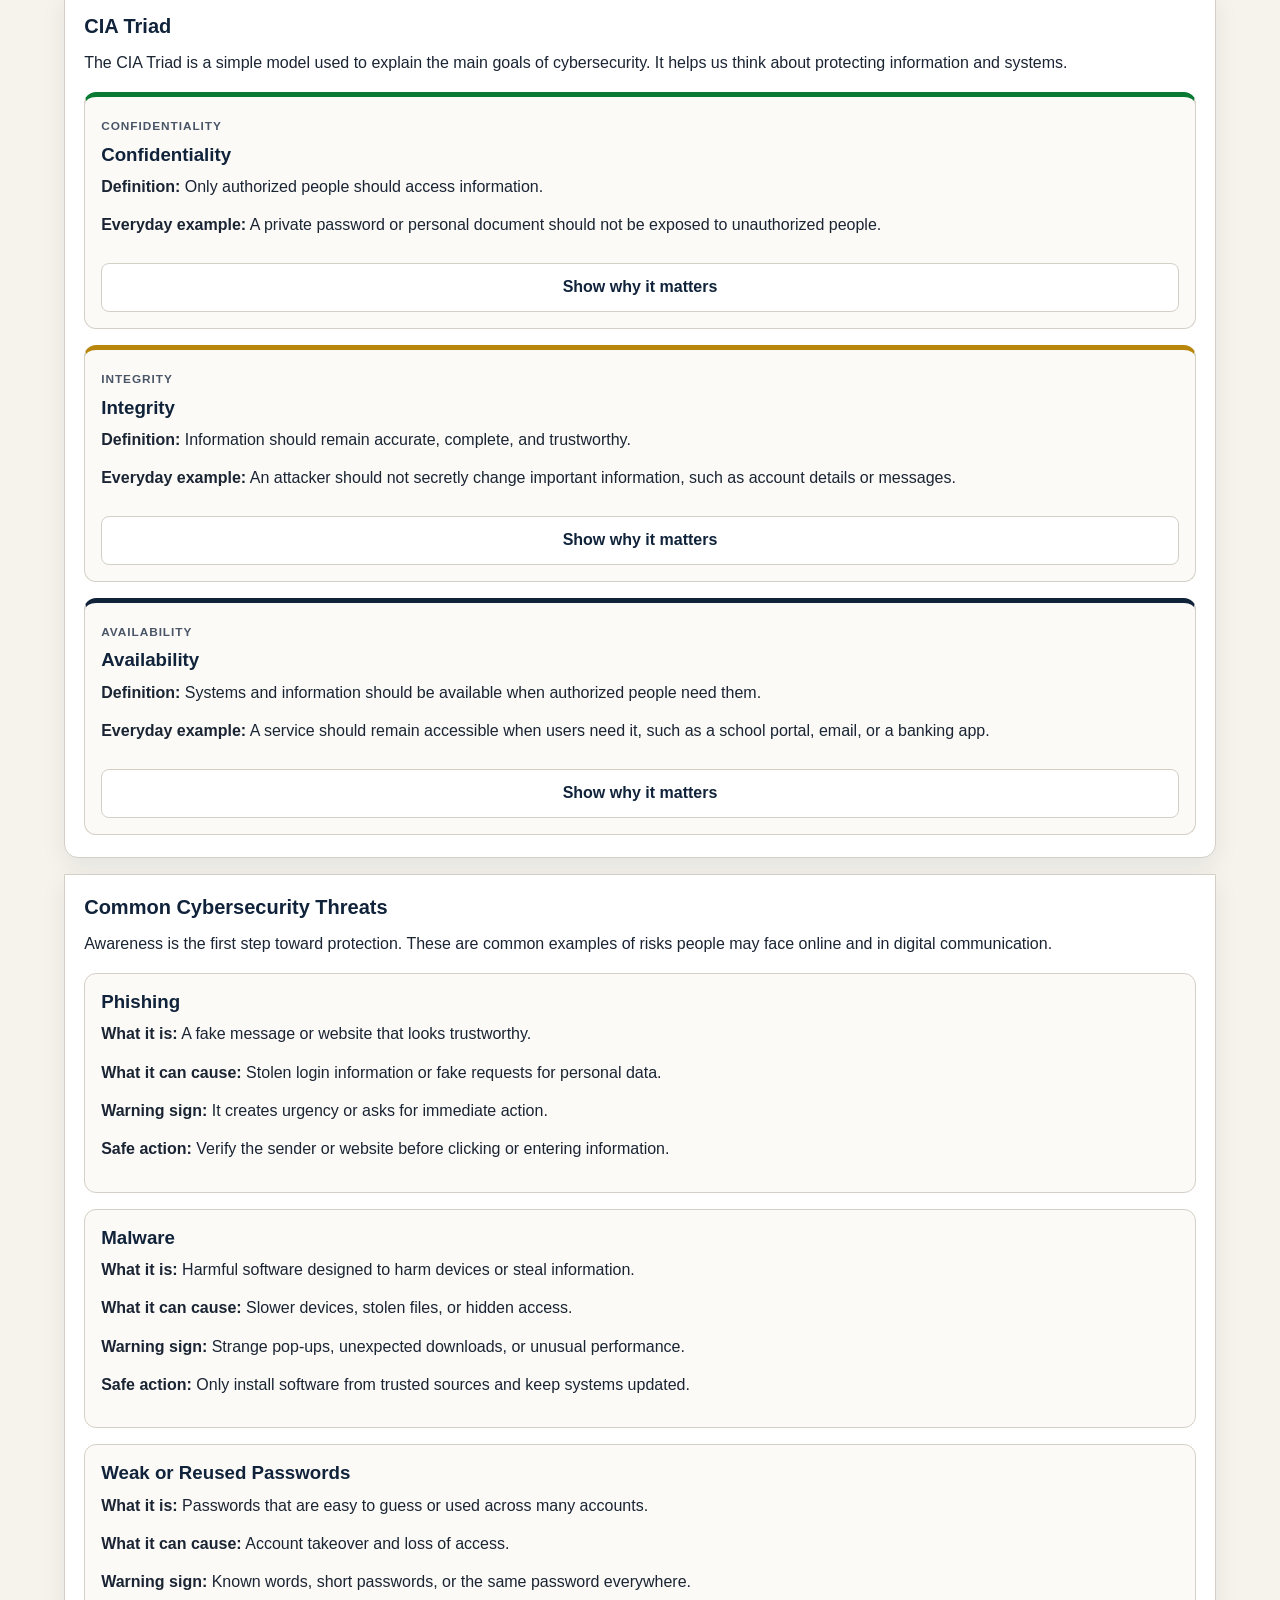
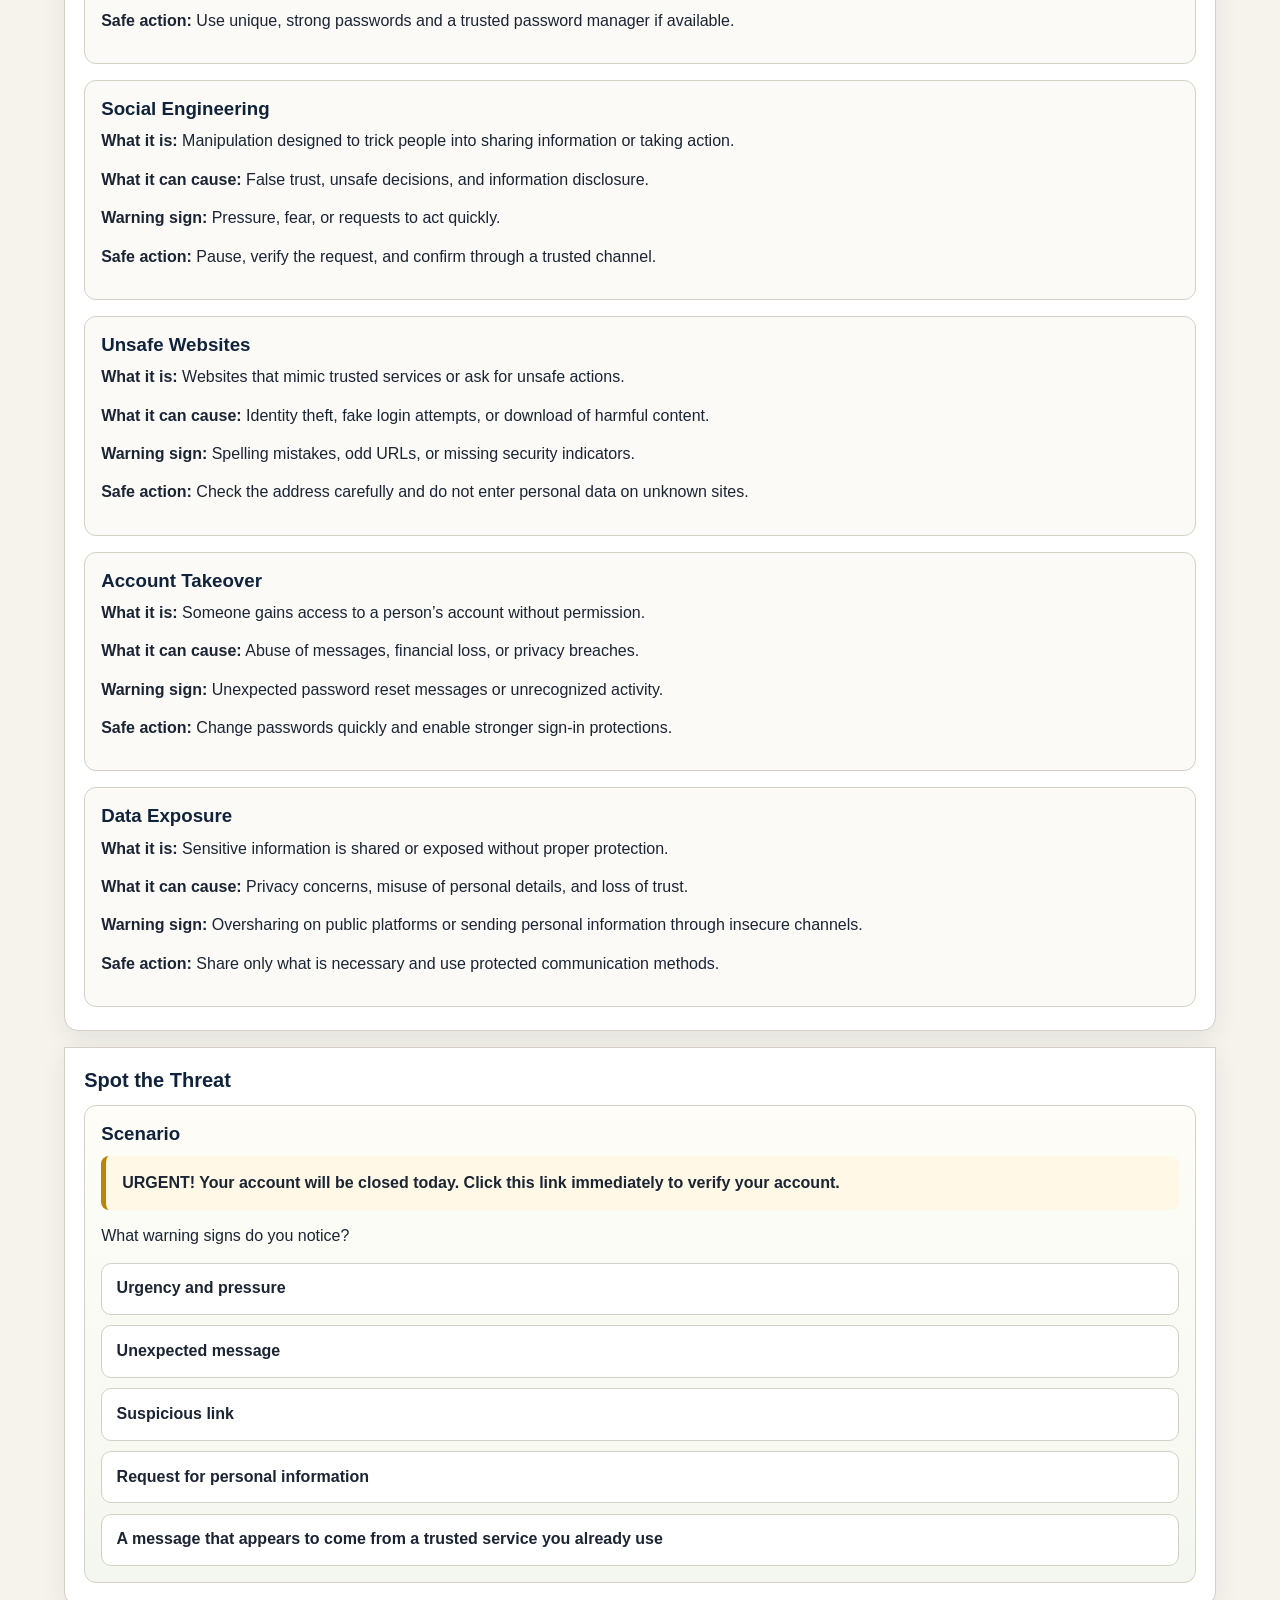
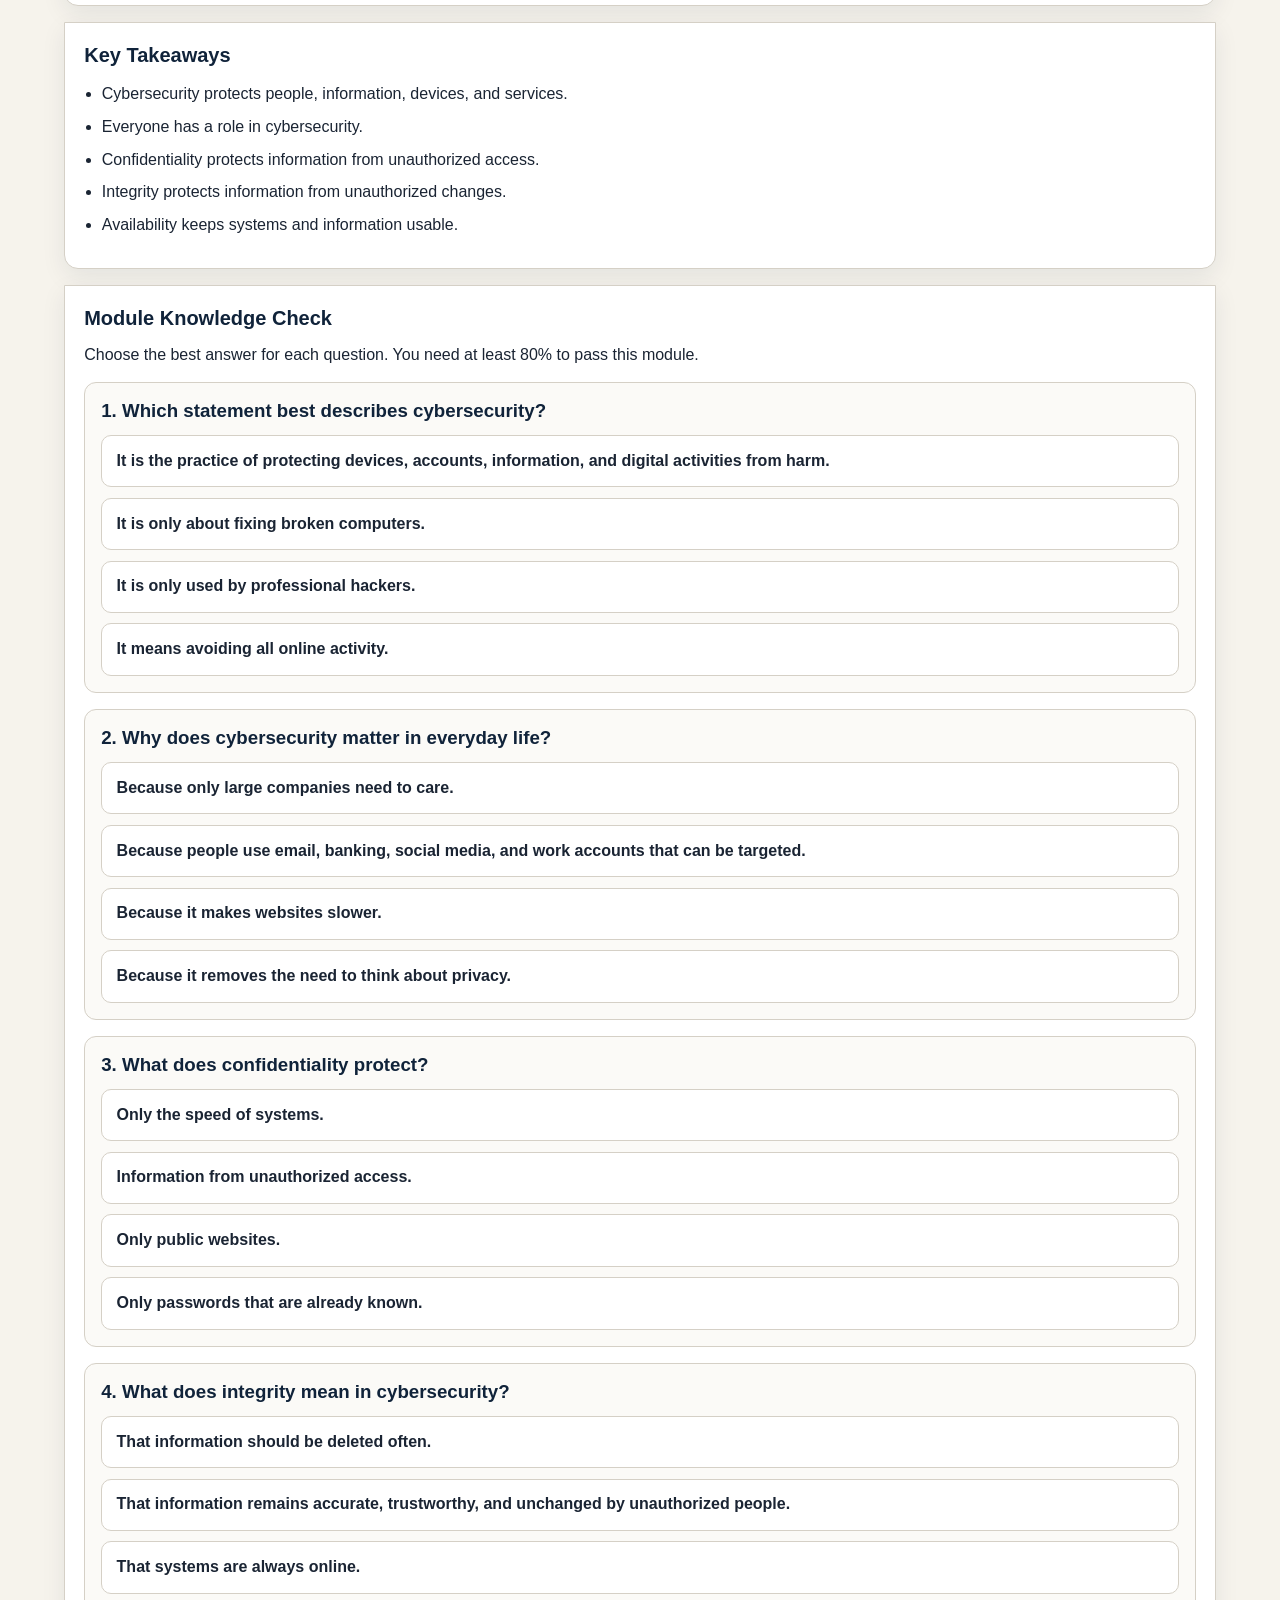
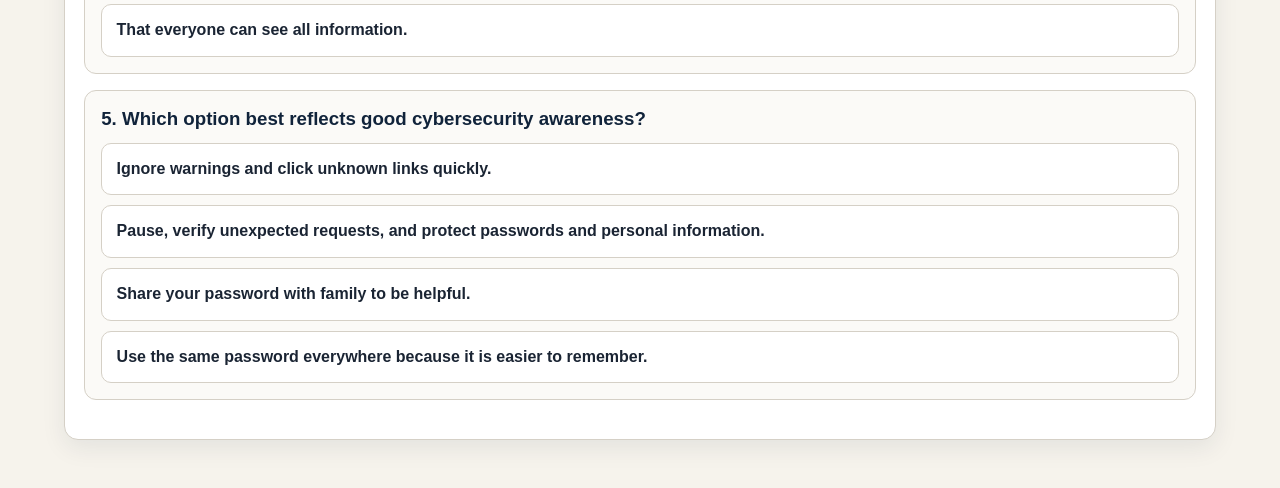
<file: Desktop/scorm course/CyberMonth-Beginner-SCORM/modules/module01/index.html>
<!DOCTYPE html>
<html lang="en">
<head>
  <meta charset="utf-8">
  <meta name="viewport" content="width=device-width, initial-scale=1">
  <title>Module 01 — Introduction to Cybersecurity</title>
  <link rel="stylesheet" href="../../css/style.css">
</head>
<body>
  <main class="module-lesson">
    <header class="lesson-header">
      <p class="eyebrow">Cyber Month Ethiopia</p>
      <h1>01 — Introduction to Cybersecurity</h1>
      <p class="lesson-lead">
        Cybersecurity is about protecting devices, accounts, networks, information, and digital activities from unauthorized access, misuse, disruption, or damage.
      </p>
    </header>

    <nav class="lesson-nav" aria-label="Module section navigation">
      <a href="#welcome">Welcome</a>
      <a href="#what-is">What is Cybersecurity?</a>
      <a href="#why-it-matters">Why It Matters</a>
      <a href="#cia-triad">CIA Triad</a>
      <a href="#threats">Threats</a>
      <a href="#spot-threat">Spot the Threat</a>
      <a href="#takeaways">Takeaways</a>
      <a href="#knowledge-check">Knowledge Check</a>
    </nav>

    <section id="welcome" class="lesson-panel" aria-labelledby="welcome-heading">
      <h2 id="welcome-heading">Welcome</h2>
      <p>
        In everyday life, we use phones, computers, email, messaging, banking apps, and work or school accounts. Cybersecurity helps us protect those tools and the information we rely on every day.
      </p>
      <p>
        Good cybersecurity habits help prevent unauthorized access, scams, data loss, and disruption. It is not only a technical topic. It is a practical skill for everyone.
      </p>
    </section>

    <section id="what-is" class="lesson-panel" aria-labelledby="what-is-heading">
      <h2 id="what-is-heading">What is Cybersecurity?</h2>
      <p>
        Cybersecurity means protecting digital systems, data, and activities from harm. It includes keeping devices, accounts, and information safe from unauthorized access, mistakes, and malicious actions.
      </p>
      <div class="info-grid">
        <article class="info-box">
          <div class="card-icon" aria-hidden="true">🛡️</div>
          <h3>What we protect</h3>
          <p>We protect phones, computers, networks, passwords, messages, documents, photos, online accounts, and the services people rely on each day.</p>
        </article>

        <article class="info-box">
          <div class="card-icon" aria-hidden="true">👥</div>
          <h3>Who can be affected</h3>
          <p>Anyone can be affected: students, workers, families, business owners, and organizations. Cybersecurity is relevant for everyday life.</p>
        </article>

        <article class="info-box">
          <div class="card-icon" aria-hidden="true">💡</div>
          <h3>Why it is not only an IT issue</h3>
          <p>People make security decisions every day — such as choosing a password, checking a link, sharing information, or avoiding suspicious messages. These decisions matter.</p>
        </article>
      </div>
      <p>
        Everyday examples include protecting your email, safeguarding a social media account, being careful with online banking, and using safer habits at work or school.
      </p>
    </section>

    <section id="why-it-matters" class="lesson-panel" aria-labelledby="why-heading">
      <h2 id="why-heading">Why Cybersecurity Matters</h2>
      <p>
        Poor cybersecurity habits can lead to serious problems for both individuals and organizations. When systems and accounts are not protected, the consequences may be stressful and expensive.
      </p>
      <ul class="warning-list">
        <li><strong>Stolen accounts:</strong> attackers may access email, social media, or banking accounts.</li>
        <li><strong>Identity misuse:</strong> personal information can be used without permission.</li>
        <li><strong>Financial loss:</strong> money may be stolen through scams or fake transactions.</li>
        <li><strong>Privacy loss:</strong> private photos, messages, and documents may be exposed.</li>
        <li><strong>Data loss:</strong> important files may be deleted, hidden, or locked.</li>
        <li><strong>Service disruption:</strong> essential work, education, or communication may be interrupted.</li>
        <li><strong>Damage to organizations:</strong> businesses and institutions can lose trust, time, and resources.</li>
      </ul>
    </section>

    <section id="cia-triad" class="lesson-panel" aria-labelledby="cia-heading">
      <h2 id="cia-heading">CIA Triad</h2>
      <p>
        The CIA Triad is a simple model used to explain the main goals of cybersecurity. It helps us think about protecting information and systems.
      </p>

      <div class="cia-grid">
        <article class="triad-card triad-card--confidentiality">
          <span class="card-label">Confidentiality</span>
          <h3>Confidentiality</h3>
          <p><strong>Definition:</strong> Only authorized people should access information.</p>
          <p><strong>Everyday example:</strong> A private password or personal document should not be exposed to unauthorized people.</p>
          <button type="button" class="triad-toggle" aria-expanded="false" aria-controls="triad-confidentiality-detail">
            Show why it matters
          </button>
          <div id="triad-confidentiality-detail" class="triad-detail" hidden>
            <p><strong>Why it matters:</strong> Protecting confidentiality helps prevent spying, unauthorized access, and information leaks.</p>
          </div>
        </article>

        <article class="triad-card triad-card--integrity">
          <span class="card-label">Integrity</span>
          <h3>Integrity</h3>
          <p><strong>Definition:</strong> Information should remain accurate, complete, and trustworthy.</p>
          <p><strong>Everyday example:</strong> An attacker should not secretly change important information, such as account details or messages.</p>
          <button type="button" class="triad-toggle" aria-expanded="false" aria-controls="triad-integrity-detail">
            Show why it matters
          </button>
          <div id="triad-integrity-detail" class="triad-detail" hidden>
            <p><strong>Why it matters:</strong> We need to know that the information we rely on has not been changed or tampered with.</p>
          </div>
        </article>

        <article class="triad-card triad-card--availability">
          <span class="card-label">Availability</span>
          <h3>Availability</h3>
          <p><strong>Definition:</strong> Systems and information should be available when authorized people need them.</p>
          <p><strong>Everyday example:</strong> A service should remain accessible when users need it, such as a school portal, email, or a banking app.</p>
          <button type="button" class="triad-toggle" aria-expanded="false" aria-controls="triad-availability-detail">
            Show why it matters
          </button>
          <div id="triad-availability-detail" class="triad-detail" hidden>
            <p><strong>Why it matters:</strong> If systems are unavailable, people cannot complete essential tasks or access important information.</p>
          </div>
        </article>
      </div>
    </section>

    <section id="threats" class="lesson-panel" aria-labelledby="threats-heading">
      <h2 id="threats-heading">Common Cybersecurity Threats</h2>
      <p>
        Awareness is the first step toward protection. These are common examples of risks people may face online and in digital communication.
      </p>

      <div class="threat-grid">
        <article class="threat-card">
          <h3>Phishing</h3>
          <p><strong>What it is:</strong> A fake message or website that looks trustworthy.</p>
          <p><strong>What it can cause:</strong> Stolen login information or fake requests for personal data.</p>
          <p><strong>Warning sign:</strong> It creates urgency or asks for immediate action.</p>
          <p><strong>Safe action:</strong> Verify the sender or website before clicking or entering information.</p>
        </article>

        <article class="threat-card">
          <h3>Malware</h3>
          <p><strong>What it is:</strong> Harmful software designed to harm devices or steal information.</p>
          <p><strong>What it can cause:</strong> Slower devices, stolen files, or hidden access.</p>
          <p><strong>Warning sign:</strong> Strange pop-ups, unexpected downloads, or unusual performance.</p>
          <p><strong>Safe action:</strong> Only install software from trusted sources and keep systems updated.</p>
        </article>

        <article class="threat-card">
          <h3>Weak or Reused Passwords</h3>
          <p><strong>What it is:</strong> Passwords that are easy to guess or used across many accounts.</p>
          <p><strong>What it can cause:</strong> Account takeover and loss of access.</p>
          <p><strong>Warning sign:</strong> Known words, short passwords, or the same password everywhere.</p>
          <p><strong>Safe action:</strong> Use unique, strong passwords and a trusted password manager if available.</p>
        </article>

        <article class="threat-card">
          <h3>Social Engineering</h3>
          <p><strong>What it is:</strong> Manipulation designed to trick people into sharing information or taking action.</p>
          <p><strong>What it can cause:</strong> False trust, unsafe decisions, and information disclosure.</p>
          <p><strong>Warning sign:</strong> Pressure, fear, or requests to act quickly.</p>
          <p><strong>Safe action:</strong> Pause, verify the request, and confirm through a trusted channel.</p>
        </article>

        <article class="threat-card">
          <h3>Unsafe Websites</h3>
          <p><strong>What it is:</strong> Websites that mimic trusted services or ask for unsafe actions.</p>
          <p><strong>What it can cause:</strong> Identity theft, fake login attempts, or download of harmful content.</p>
          <p><strong>Warning sign:</strong> Spelling mistakes, odd URLs, or missing security indicators.</p>
          <p><strong>Safe action:</strong> Check the address carefully and do not enter personal data on unknown sites.</p>
        </article>

        <article class="threat-card">
          <h3>Account Takeover</h3>
          <p><strong>What it is:</strong> Someone gains access to a person’s account without permission.</p>
          <p><strong>What it can cause:</strong> Abuse of messages, financial loss, or privacy breaches.</p>
          <p><strong>Warning sign:</strong> Unexpected password reset messages or unrecognized activity.</p>
          <p><strong>Safe action:</strong> Change passwords quickly and enable stronger sign-in protections.</p>
        </article>

        <article class="threat-card">
          <h3>Data Exposure</h3>
          <p><strong>What it is:</strong> Sensitive information is shared or exposed without proper protection.</p>
          <p><strong>What it can cause:</strong> Privacy concerns, misuse of personal details, and loss of trust.</p>
          <p><strong>Warning sign:</strong> Oversharing on public platforms or sending personal information through insecure channels.</p>
          <p><strong>Safe action:</strong> Share only what is necessary and use protected communication methods.</p>
        </article>
      </div>
    </section>

    <section id="spot-threat" class="lesson-panel" aria-labelledby="spot-threat-heading">
      <h2 id="spot-threat-heading">Spot the Threat</h2>
      <div class="scenario" aria-live="polite">
        <h3>Scenario</h3>
        <p class="scenario-message">URGENT! Your account will be closed today. Click this link immediately to verify your account.</p>
        <p>What warning signs do you notice?</p>

        <div class="choice-list" role="group" aria-label="Choose warning signs in the message">
          <button type="button" class="choice-btn" data-correct="true">Urgency and pressure</button>
          <button type="button" class="choice-btn" data-correct="true">Unexpected message</button>
          <button type="button" class="choice-btn" data-correct="true">Suspicious link</button>
          <button type="button" class="choice-btn" data-correct="true">Request for personal information</button>
          <button type="button" class="choice-btn" data-correct="false">A message that appears to come from a trusted service you already use</button>
        </div>

        <div id="spot-feedback" class="feedback-box" aria-live="polite" hidden></div>
      </div>
    </section>

    <section id="takeaways" class="lesson-panel" aria-labelledby="takeaways-heading">
      <h2 id="takeaways-heading">Key Takeaways</h2>
      <ul class="takeaways-list">
        <li>Cybersecurity protects people, information, devices, and services.</li>
        <li>Everyone has a role in cybersecurity.</li>
        <li>Confidentiality protects information from unauthorized access.</li>
        <li>Integrity protects information from unauthorized changes.</li>
        <li>Availability keeps systems and information usable.</li>
      </ul>
    </section>

    <section id="knowledge-check" class="lesson-panel" aria-labelledby="quiz-heading">
      <h2 id="quiz-heading">Module Knowledge Check</h2>
      <p>Choose the best answer for each question. You need at least 80% to pass this module.</p>

      <div class="quiz-question" data-question="1" data-lock="false">
        <h3>1. Which statement best describes cybersecurity?</h3>
        <div class="answer-list">
          <button type="button" class="answer-btn" data-correct="true">It is the practice of protecting devices, accounts, information, and digital activities from harm.</button>
          <button type="button" class="answer-btn" data-correct="false">It is only about fixing broken computers.</button>
          <button type="button" class="answer-btn" data-correct="false">It is only used by professional hackers.</button>
          <button type="button" class="answer-btn" data-correct="false">It means avoiding all online activity.</button>
        </div>
        <div class="quiz-feedback" aria-live="polite"></div>
      </div>

      <div class="quiz-question" data-question="2" data-lock="false">
        <h3>2. Why does cybersecurity matter in everyday life?</h3>
        <div class="answer-list">
          <button type="button" class="answer-btn" data-correct="false">Because only large companies need to care.</button>
          <button type="button" class="answer-btn" data-correct="true">Because people use email, banking, social media, and work accounts that can be targeted.</button>
          <button type="button" class="answer-btn" data-correct="false">Because it makes websites slower.</button>
          <button type="button" class="answer-btn" data-correct="false">Because it removes the need to think about privacy.</button>
        </div>
        <div class="quiz-feedback" aria-live="polite"></div>
      </div>

      <div class="quiz-question" data-question="3" data-lock="false">
        <h3>3. What does confidentiality protect?</h3>
        <div class="answer-list">
          <button type="button" class="answer-btn" data-correct="false">Only the speed of systems.</button>
          <button type="button" class="answer-btn" data-correct="true">Information from unauthorized access.</button>
          <button type="button" class="answer-btn" data-correct="false">Only public websites.</button>
          <button type="button" class="answer-btn" data-correct="false">Only passwords that are already known.</button>
        </div>
        <div class="quiz-feedback" aria-live="polite"></div>
      </div>

      <div class="quiz-question" data-question="4" data-lock="false">
        <h3>4. What does integrity mean in cybersecurity?</h3>
        <div class="answer-list">
          <button type="button" class="answer-btn" data-correct="false">That information should be deleted often.</button>
          <button type="button" class="answer-btn" data-correct="true">That information remains accurate, trustworthy, and unchanged by unauthorized people.</button>
          <button type="button" class="answer-btn" data-correct="false">That systems are always online.</button>
          <button type="button" class="answer-btn" data-correct="false">That everyone can see all information.</button>
        </div>
        <div class="quiz-feedback" aria-live="polite"></div>
      </div>

      <div class="quiz-question" data-question="5" data-lock="false">
        <h3>5. Which option best reflects good cybersecurity awareness?</h3>
        <div class="answer-list">
          <button type="button" class="answer-btn" data-correct="false">Ignore warnings and click unknown links quickly.</button>
          <button type="button" class="answer-btn" data-correct="true">Pause, verify unexpected requests, and protect passwords and personal information.</button>
          <button type="button" class="answer-btn" data-correct="false">Share your password with family to be helpful.</button>
          <button type="button" class="answer-btn" data-correct="false">Use the same password everywhere because it is easier to remember.</button>
        </div>
        <div class="quiz-feedback" aria-live="polite"></div>
      </div>

      <div id="quiz-summary" class="quiz-summary" hidden></div>
      <div class="quiz-actions">
        <button id="retry-quiz" type="button" class="btn btn--secondary" hidden>Retry knowledge check</button>
      </div>
    </section>
  </main>

  <script>
    (function () {
      'use strict';

      function getScorm() {
        if (window.parent && window.parent.SCORM) {
          return window.parent.SCORM;
        }
        return window.SCORM || null;
      }

      function getModuleCompleteHook() {
        if (window.parent && window.parent.Course && typeof window.parent.Course.markModuleComplete === 'function') {
          return window.parent.Course.markModuleComplete;
        }
        return null;
      }

      var questionCards = Array.prototype.slice.call(document.querySelectorAll('.quiz-question'));
      var summaryBox = document.getElementById('quiz-summary');
      var retryButton = document.getElementById('retry-quiz');
      var totalQuestions = questionCards.length;
      var answeredCount = 0;
      var correctCount = 0;

      function resetQuestion(card) {
        var buttons = card.querySelectorAll('.answer-btn');
        var feedback = card.querySelector('.quiz-feedback');

        card.setAttribute('data-lock', 'false');
        buttons.forEach(function (button) {
          button.classList.remove('is-correct', 'is-wrong');
          button.disabled = false;
        });

        if (feedback) {
          feedback.classList.remove('is-visible', 'is-correct', 'is-wrong');
          feedback.textContent = '';
        }
      }

      function handleSpotThreat() {
        var feedback = document.getElementById('spot-feedback');
        var buttons = Array.prototype.slice.call(document.querySelectorAll('.choice-btn'));

        buttons.forEach(function (button) {
          button.addEventListener('click', function () {
            var isCorrect = button.getAttribute('data-correct') === 'true';
            var selectedLabel = button.textContent.trim();

            buttons.forEach(function (item) {
              item.disabled = true;
              item.classList.remove('is-correct', 'is-wrong');
              if (item.getAttribute('data-correct') === 'true') {
                item.classList.add('is-correct');
              }
            });

            if (isCorrect) {
              feedback.hidden = false;
              feedback.textContent = 'Correct. ' + selectedLabel + ' is a warning sign because it suggests urgency, pressure, or a risky request.';
              feedback.classList.add('is-visible');
            } else {
              feedback.hidden = false;
              feedback.textContent = 'This one is not a warning sign by itself. A trusted message should not create fear or rush you into acting without checking the source.';
            }
          });
        });
      }

      function bindTriadInteractions() {
        var toggles = Array.prototype.slice.call(document.querySelectorAll('.triad-toggle'));

        toggles.forEach(function (toggle) {
          toggle.addEventListener('click', function () {
            var isExpanded = toggle.getAttribute('aria-expanded') === 'true';
            var panel = document.getElementById(toggle.getAttribute('aria-controls'));

            toggle.setAttribute('aria-expanded', String(!isExpanded));
            toggle.textContent = isExpanded ? 'Show why it matters' : 'Hide explanation';

            if (panel) {
              panel.hidden = isExpanded;
            }
          });
        });
      }

      function finishQuiz() {
        var score = Math.round((correctCount / totalQuestions) * 100);
        summaryBox.hidden = false;
        summaryBox.className = 'quiz-summary';

        if (score >= 80) {
          summaryBox.classList.add('quiz-summary--pass');
          summaryBox.innerHTML = '<h3>Excellent work!</h3><p>You scored ' + score + '%.</p><p>You have passed Module 01 and completed the knowledge check.</p>';

          retryButton.hidden = true;

          var moduleComplete = getModuleCompleteHook();
          if (typeof moduleComplete === 'function') {
            moduleComplete.call(window.parent.Course, 'module01');
          }
        } else {
          summaryBox.classList.add('quiz-summary--fail');
          summaryBox.innerHTML = '<h3>Nice effort.</h3><p>You scored ' + score + '%.</p><p>You need at least 80% to pass Module 01. Please try again.</p>';
          retryButton.hidden = false;
        }
      }

      function evaluateQuestion(card) {
        if (card.getAttribute('data-lock') === 'true') {
          return;
        }

        var buttons = card.querySelectorAll('.answer-btn');
        var feedback = card.querySelector('.quiz-feedback');

        buttons.forEach(function (button) {
          if (button.dataset.bound === 'true') {
            return;
          }

          button.dataset.bound = 'true';
          button.addEventListener('click', function () {
            var isCorrect;

            if (card.getAttribute('data-lock') === 'true') {
              return;
            }

            isCorrect = button.getAttribute('data-correct') === 'true';

            buttons.forEach(function (item) {
              item.disabled = true;
              item.classList.remove('is-correct', 'is-wrong');
              if (item.getAttribute('data-correct') === 'true') {
                item.classList.add('is-correct');
              }
            });

            card.setAttribute('data-lock', 'true');

            if (isCorrect) {
              correctCount += 1;
              feedback.classList.add('is-correct', 'is-visible');
              feedback.textContent = 'Correct. ' + button.textContent.trim() + ' is the best answer.';
            } else {
              feedback.classList.add('is-wrong', 'is-visible');
              feedback.textContent = 'Not quite. The best answer is the safe, accurate option that matches the lesson.';
            }

            answeredCount += 1;

            if (answeredCount === totalQuestions) {
              finishQuiz();
            }
          });
        });
      }

      function resetQuiz() {
        answeredCount = 0;
        correctCount = 0;
        summaryBox.hidden = true;
        summaryBox.textContent = '';
        retryButton.hidden = true;

        questionCards.forEach(function (card) {
          resetQuestion(card);
        });
      }

      questionCards.forEach(function (card) {
        evaluateQuestion(card);
      });

      handleSpotThreat();
      bindTriadInteractions();
      retryButton.addEventListener('click', resetQuiz);
    }());
  </script>
</body>
</html>
</file>
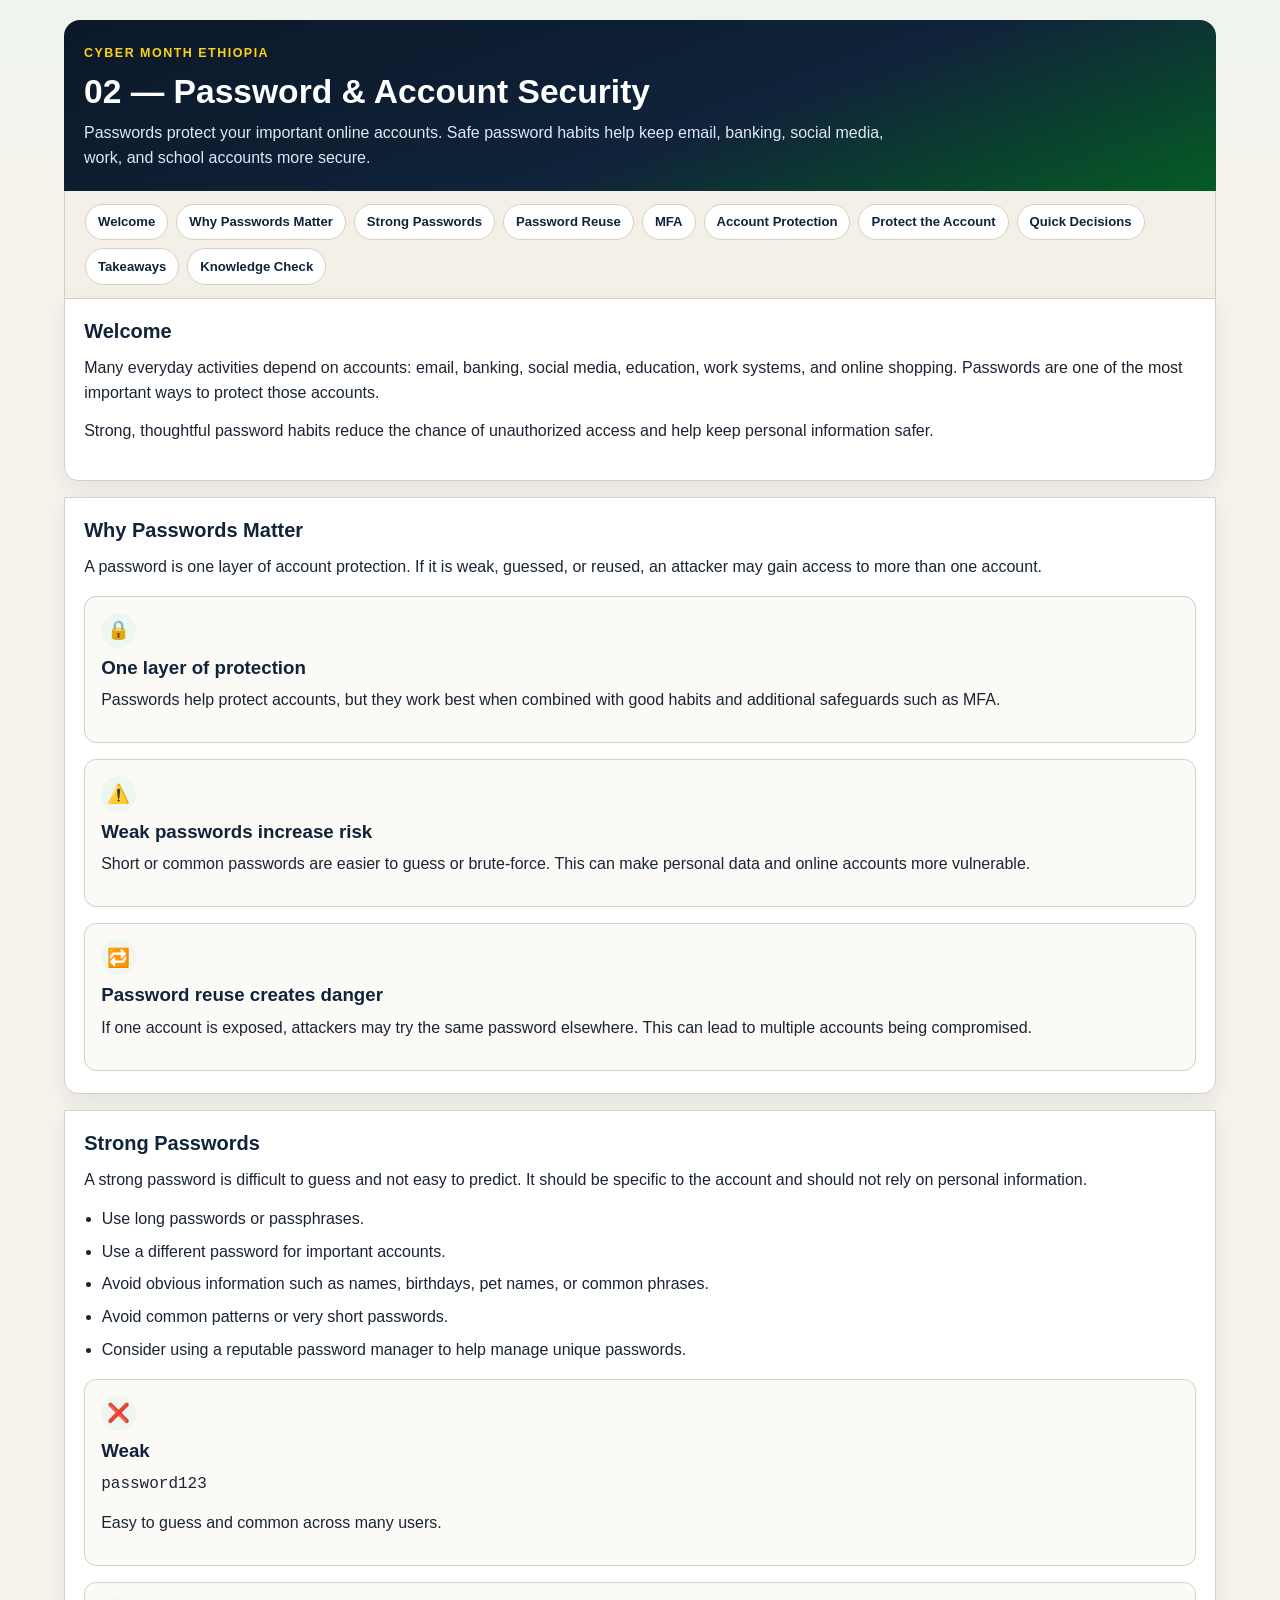
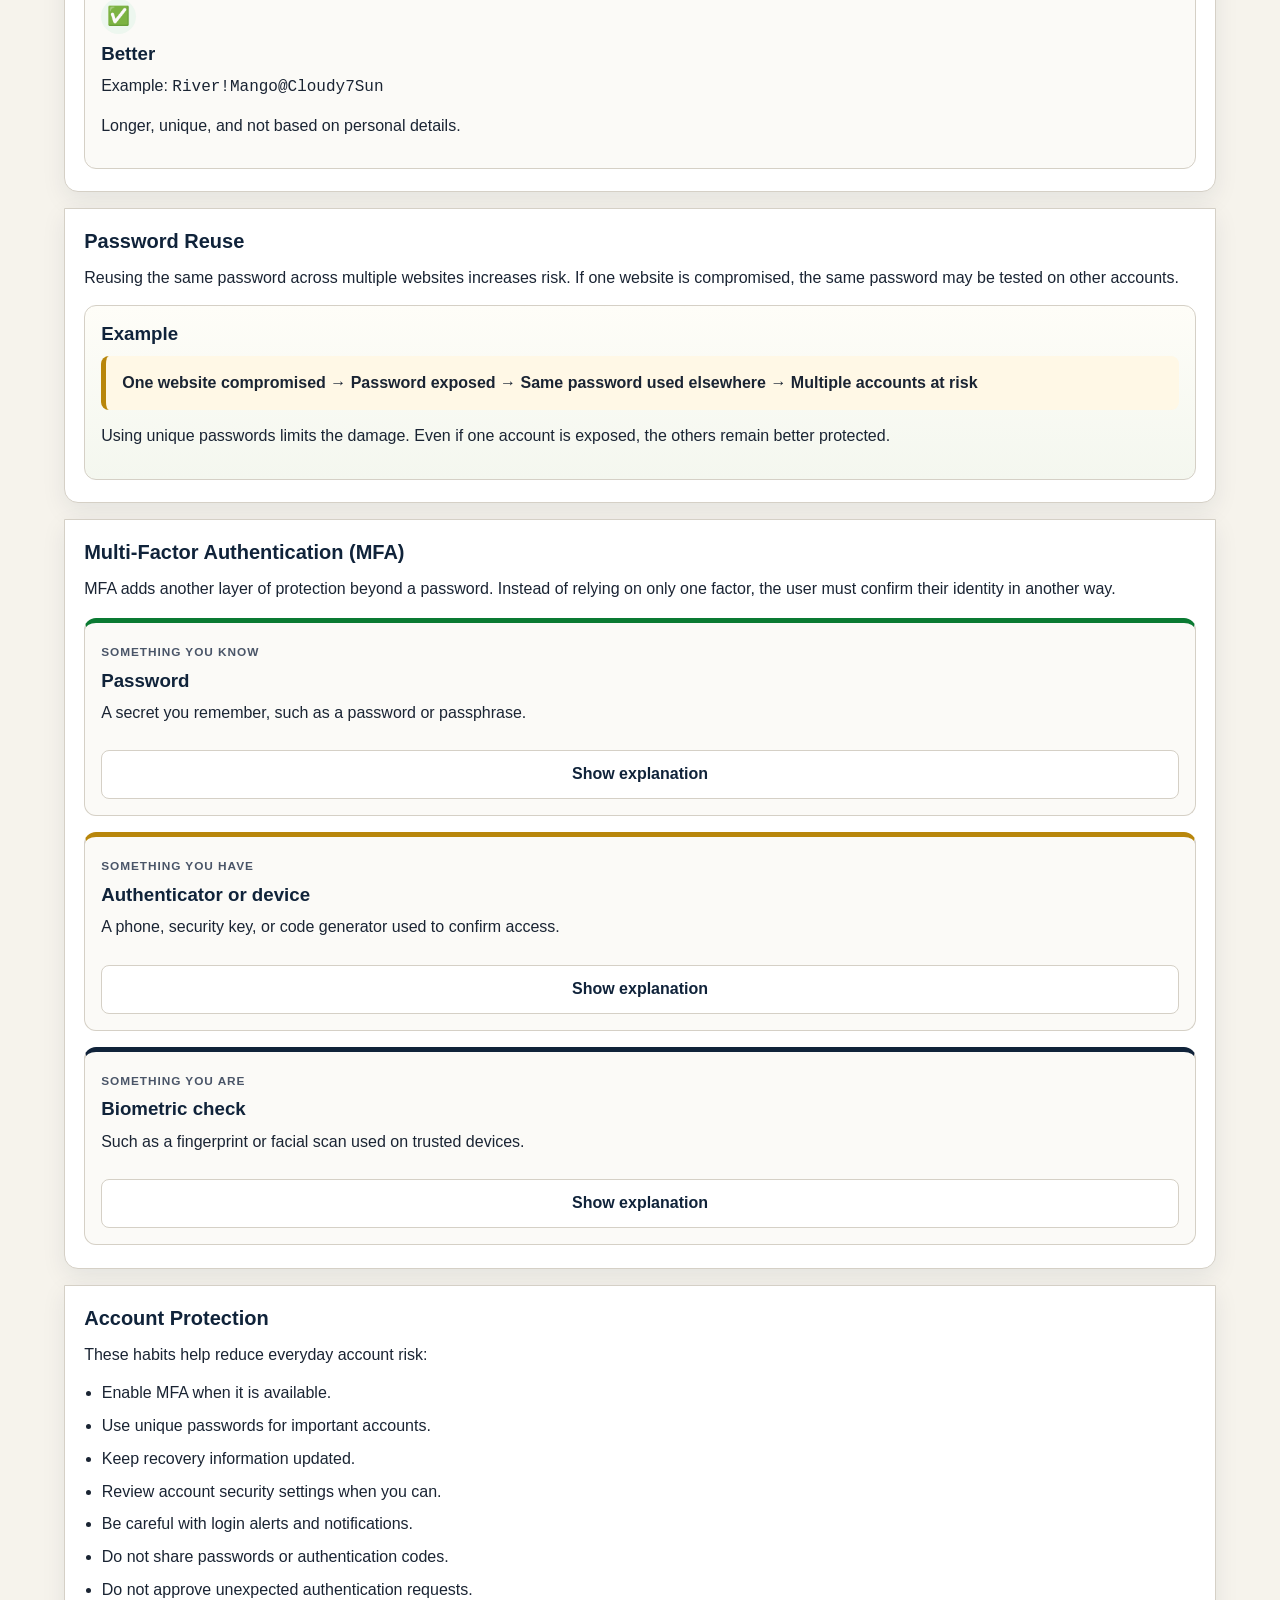
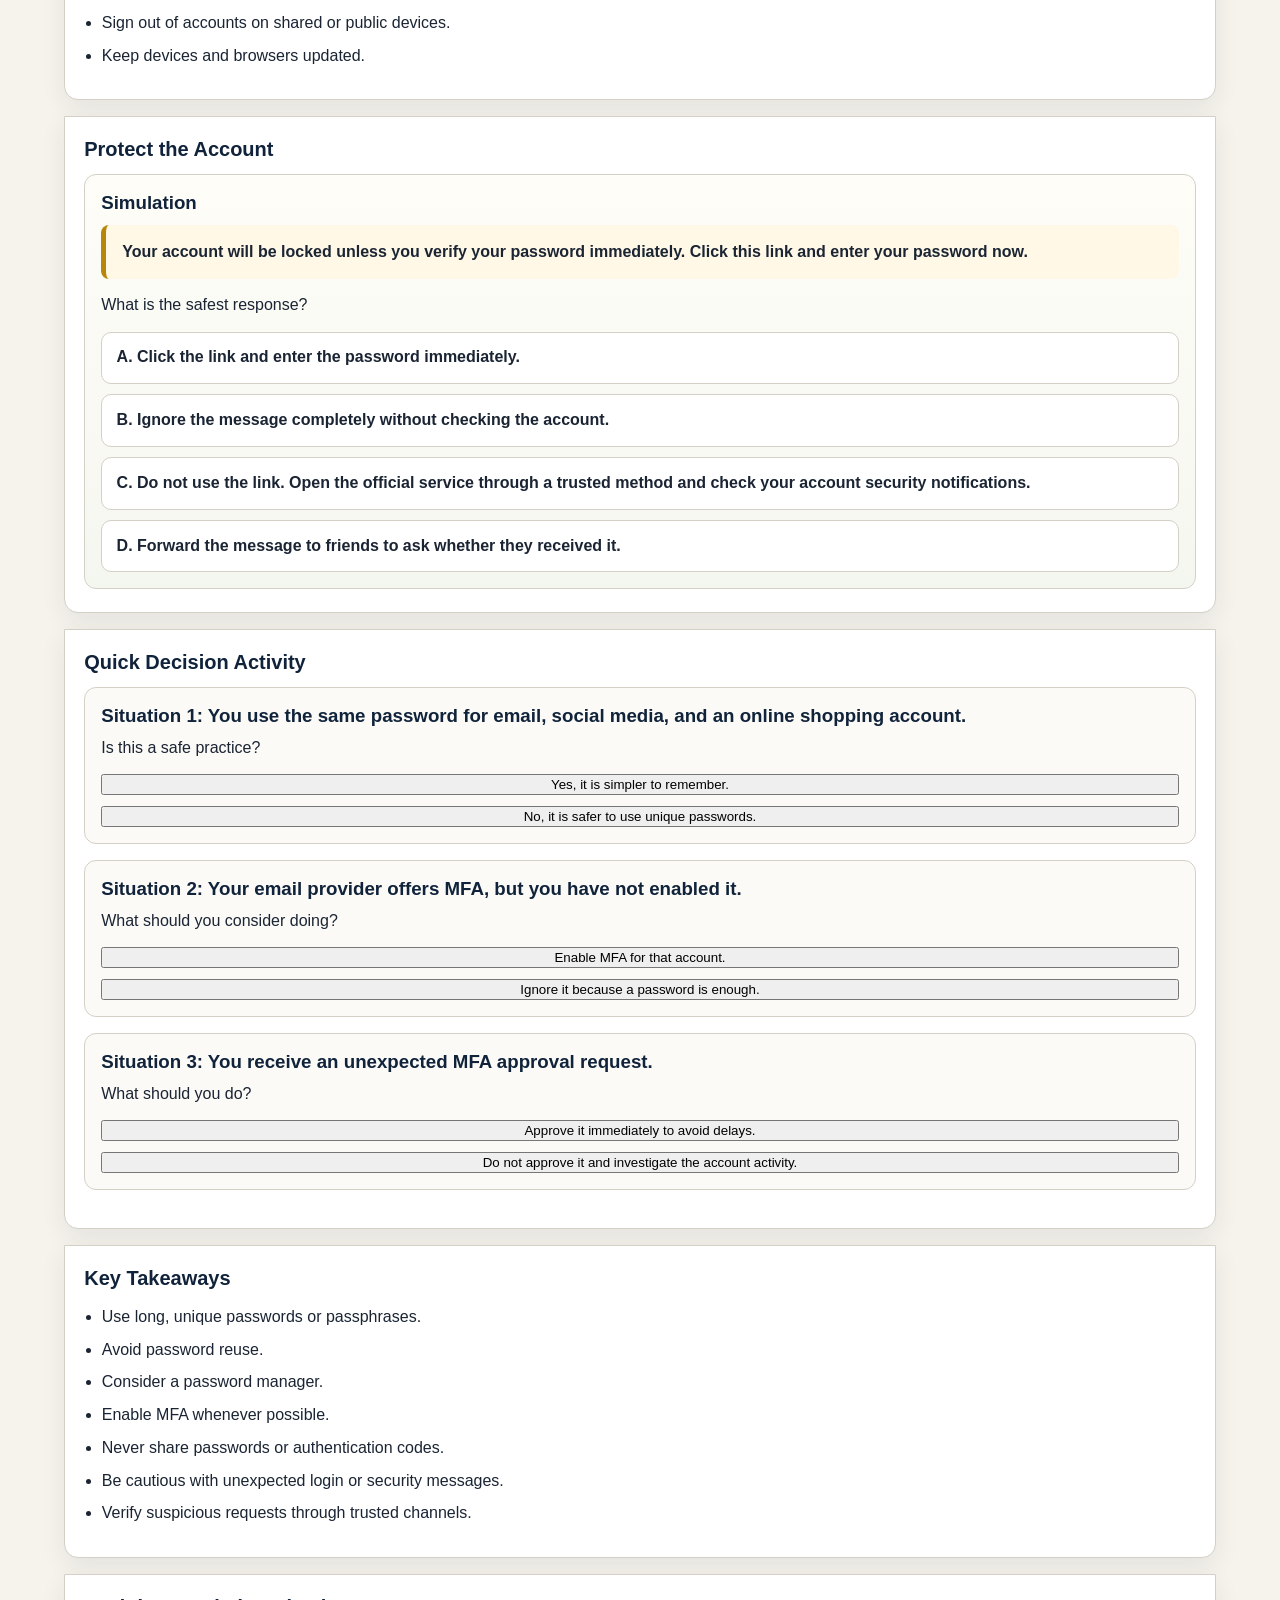
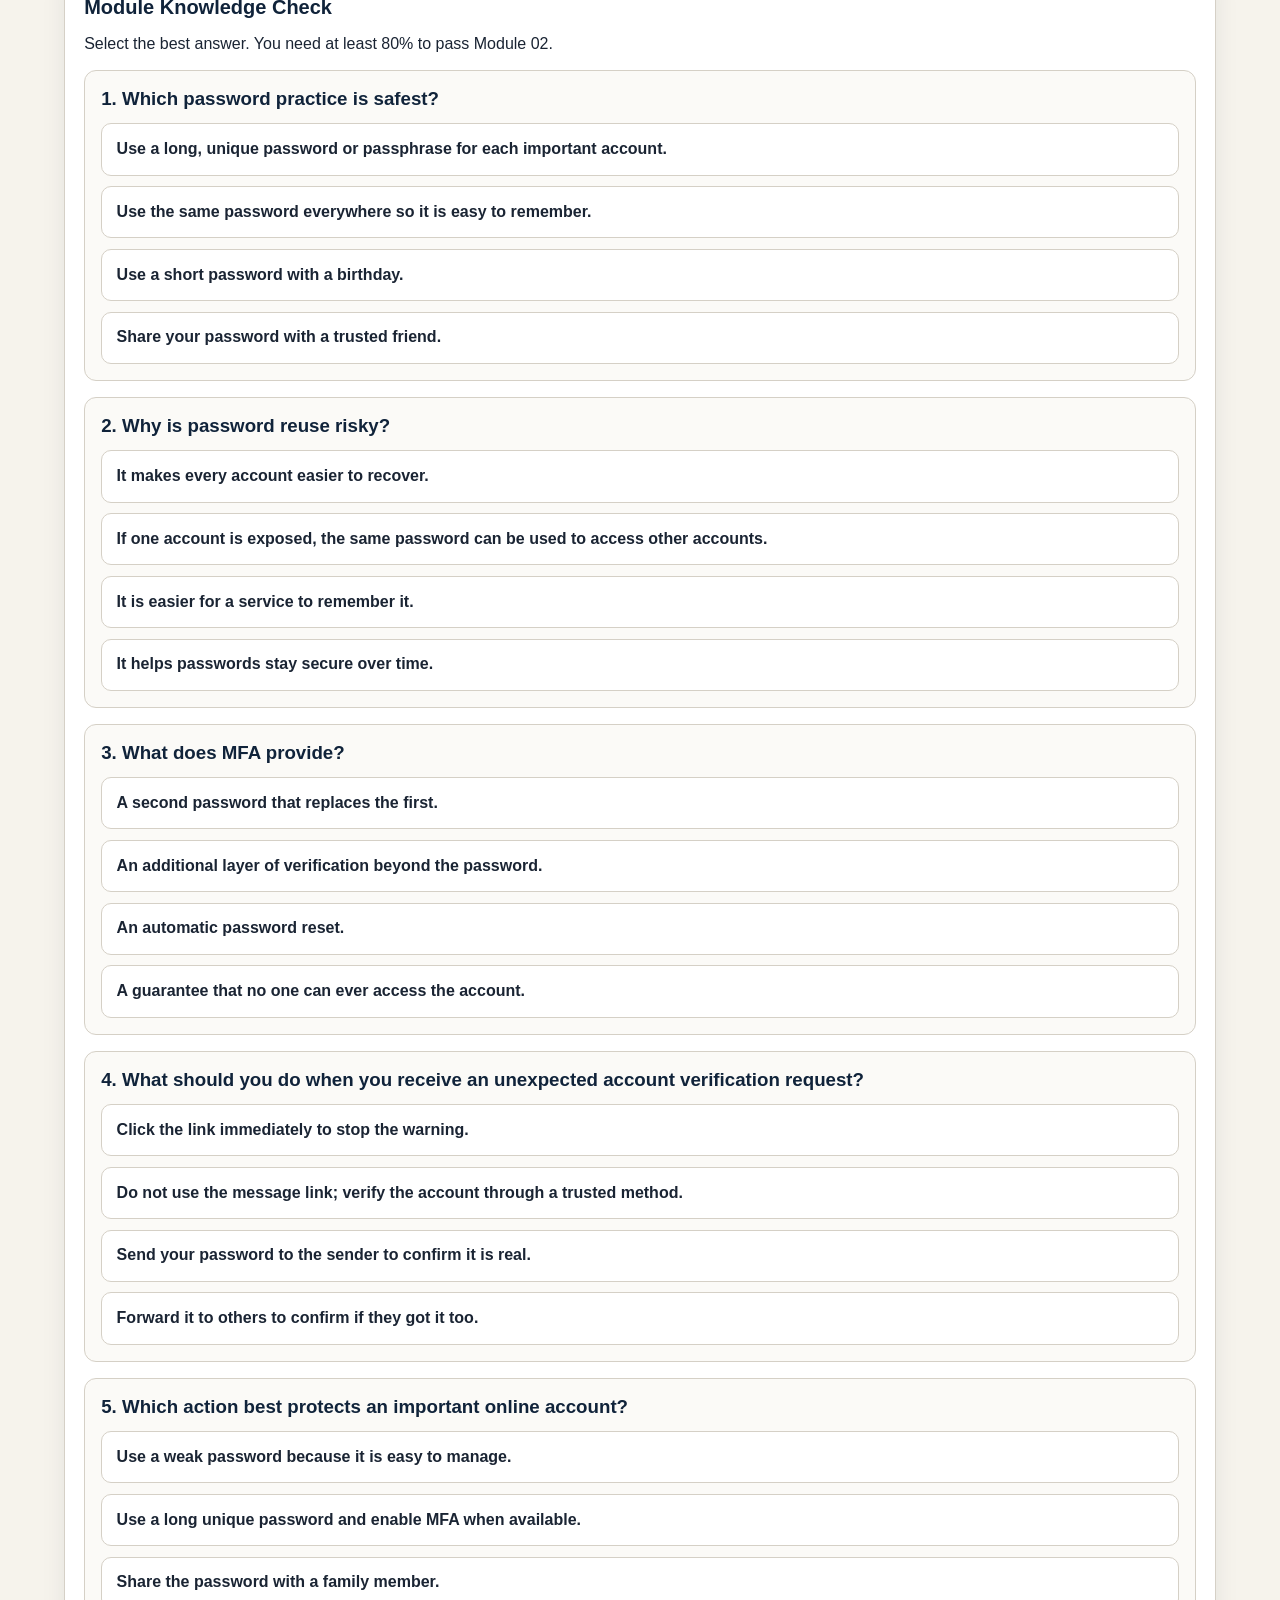
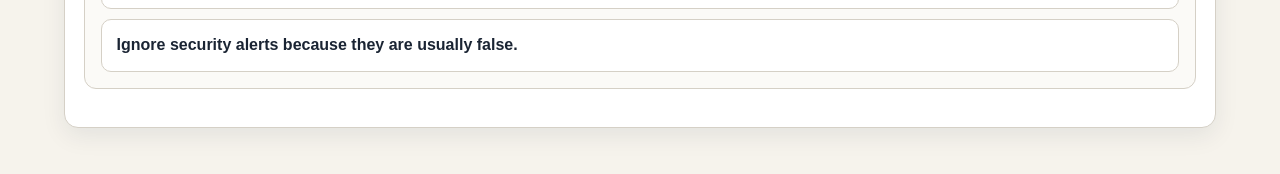
<file: Desktop/scorm course/CyberMonth-Beginner-SCORM/modules/module02/index.html>
<!DOCTYPE html>
<html lang="en">
<head>
  <meta charset="utf-8">
  <meta name="viewport" content="width=device-width, initial-scale=1">
  <title>Module 02 — Password & Account Security</title>
  <link rel="stylesheet" href="../../css/style.css">
</head>
<body>
  <main class="module-lesson">
    <header class="lesson-header">
      <p class="eyebrow">Cyber Month Ethiopia</p>
      <h1>02 — Password &amp; Account Security</h1>
      <p class="lesson-lead">
        Passwords protect your important online accounts. Safe password habits help keep email, banking, social media, work, and school accounts more secure.
      </p>
    </header>

    <nav class="lesson-nav" aria-label="Module section navigation">
      <a href="#welcome">Welcome</a>
      <a href="#why-passwords">Why Passwords Matter</a>
      <a href="#strong-passwords">Strong Passwords</a>
      <a href="#password-reuse">Password Reuse</a>
      <a href="#mfa">MFA</a>
      <a href="#account-protection">Account Protection</a>
      <a href="#protect-account">Protect the Account</a>
      <a href="#quick-decisions">Quick Decisions</a>
      <a href="#takeaways">Takeaways</a>
      <a href="#knowledge-check">Knowledge Check</a>
    </nav>

    <section id="welcome" class="lesson-panel" aria-labelledby="welcome-heading">
      <h2 id="welcome-heading">Welcome</h2>
      <p>
        Many everyday activities depend on accounts: email, banking, social media, education, work systems, and online shopping. Passwords are one of the most important ways to protect those accounts.
      </p>
      <p>
        Strong, thoughtful password habits reduce the chance of unauthorized access and help keep personal information safer.
      </p>
    </section>

    <section id="why-passwords" class="lesson-panel" aria-labelledby="why-heading">
      <h2 id="why-heading">Why Passwords Matter</h2>
      <p>
        A password is one layer of account protection. If it is weak, guessed, or reused, an attacker may gain access to more than one account.
      </p>
      <div class="info-grid">
        <article class="info-box">
          <div class="card-icon" aria-hidden="true">🔒</div>
          <h3>One layer of protection</h3>
          <p>Passwords help protect accounts, but they work best when combined with good habits and additional safeguards such as MFA.</p>
        </article>

        <article class="info-box">
          <div class="card-icon" aria-hidden="true">⚠️</div>
          <h3>Weak passwords increase risk</h3>
          <p>Short or common passwords are easier to guess or brute-force. This can make personal data and online accounts more vulnerable.</p>
        </article>

        <article class="info-box">
          <div class="card-icon" aria-hidden="true">🔁</div>
          <h3>Password reuse creates danger</h3>
          <p>If one account is exposed, attackers may try the same password elsewhere. This can lead to multiple accounts being compromised.</p>
        </article>
      </div>
    </section>

    <section id="strong-passwords" class="lesson-panel" aria-labelledby="strong-heading">
      <h2 id="strong-heading">Strong Passwords</h2>
      <p>
        A strong password is difficult to guess and not easy to predict. It should be specific to the account and should not rely on personal information.
      </p>
      <ul class="warning-list">
        <li>Use long passwords or passphrases.</li>
        <li>Use a different password for important accounts.</li>
        <li>Avoid obvious information such as names, birthdays, pet names, or common phrases.</li>
        <li>Avoid common patterns or very short passwords.</li>
        <li>Consider using a reputable password manager to help manage unique passwords.</li>
      </ul>

      <div class="info-grid">
        <article class="info-box">
          <div class="card-icon" aria-hidden="true">❌</div>
          <h3>Weak</h3>
          <p><code>password123</code></p>
          <p>Easy to guess and common across many users.</p>
        </article>

        <article class="info-box">
          <div class="card-icon" aria-hidden="true">✅</div>
          <h3>Better</h3>
          <p>Example: <code>River!Mango@Cloudy7Sun</code></p>
          <p>Longer, unique, and not based on personal details.</p>
        </article>
      </div>
    </section>

    <section id="password-reuse" class="lesson-panel" aria-labelledby="reuse-heading">
      <h2 id="reuse-heading">Password Reuse</h2>
      <p>
        Reusing the same password across multiple websites increases risk. If one website is compromised, the same password may be tested on other accounts.
      </p>

      <div class="scenario">
        <h3>Example</h3>
        <p class="scenario-message">One website compromised → Password exposed → Same password used elsewhere → Multiple accounts at risk</p>
        <p>Using unique passwords limits the damage. Even if one account is exposed, the others remain better protected.</p>
      </div>
    </section>

    <section id="mfa" class="lesson-panel" aria-labelledby="mfa-heading">
      <h2 id="mfa-heading">Multi-Factor Authentication (MFA)</h2>
      <p>
        MFA adds another layer of protection beyond a password. Instead of relying on only one factor, the user must confirm their identity in another way.
      </p>
      <div class="cia-grid">
        <article class="triad-card triad-card--confidentiality">
          <span class="card-label">Something you know</span>
          <h3>Password</h3>
          <p>A secret you remember, such as a password or passphrase.</p>
          <button type="button" class="triad-toggle" aria-expanded="false" aria-controls="mfa-knowledge-detail">
            Show explanation
          </button>
          <div id="mfa-knowledge-detail" class="triad-detail" hidden>
            <p>This is the first factor, but it can be stolen or guessed.</p>
          </div>
        </article>

        <article class="triad-card triad-card--integrity">
          <span class="card-label">Something you have</span>
          <h3>Authenticator or device</h3>
          <p>A phone, security key, or code generator used to confirm access.</p>
          <button type="button" class="triad-toggle" aria-expanded="false" aria-controls="mfa-device-detail">
            Show explanation
          </button>
          <div id="mfa-device-detail" class="triad-detail" hidden>
            <p>This adds a second factor and makes unauthorized access harder.</p>
          </div>
        </article>

        <article class="triad-card triad-card--availability">
          <span class="card-label">Something you are</span>
          <h3>Biometric check</h3>
          <p>Such as a fingerprint or facial scan used on trusted devices.</p>
          <button type="button" class="triad-toggle" aria-expanded="false" aria-controls="mfa-bio-detail">
            Show explanation
          </button>
          <div id="mfa-bio-detail" class="triad-detail" hidden>
            <p>Biometric checks can strengthen login security when supported by the device or service.</p>
          </div>
        </article>
      </div>
    </section>

    <section id="account-protection" class="lesson-panel" aria-labelledby="account-heading">
      <h2 id="account-heading">Account Protection</h2>
      <p>These habits help reduce everyday account risk:</p>
      <ul class="warning-list">
        <li>Enable MFA when it is available.</li>
        <li>Use unique passwords for important accounts.</li>
        <li>Keep recovery information updated.</li>
        <li>Review account security settings when you can.</li>
        <li>Be careful with login alerts and notifications.</li>
        <li>Do not share passwords or authentication codes.</li>
        <li>Do not approve unexpected authentication requests.</li>
        <li>Sign out of accounts on shared or public devices.</li>
        <li>Keep devices and browsers updated.</li>
      </ul>
    </section>

    <section id="protect-account" class="lesson-panel" aria-labelledby="protect-account-heading">
      <h2 id="protect-account-heading">Protect the Account</h2>
      <div class="scenario" aria-live="polite">
        <h3>Simulation</h3>
        <p class="scenario-message">Your account will be locked unless you verify your password immediately. Click this link and enter your password now.</p>
        <p>What is the safest response?</p>

        <div class="choice-list" role="group" aria-label="Choose the safest account-security response">
          <button type="button" class="choice-btn" data-correct="false">A. Click the link and enter the password immediately.</button>
          <button type="button" class="choice-btn" data-correct="false">B. Ignore the message completely without checking the account.</button>
          <button type="button" class="choice-btn" data-correct="true">C. Do not use the link. Open the official service through a trusted method and check your account security notifications.</button>
          <button type="button" class="choice-btn" data-correct="false">D. Forward the message to friends to ask whether they received it.</button>
        </div>

        <div id="protect-feedback" class="feedback-box" aria-live="polite" hidden></div>
      </div>
    </section>

    <section id="quick-decisions" class="lesson-panel" aria-labelledby="quick-heading">
      <h2 id="quick-heading">Quick Decision Activity</h2>

      <div class="quiz-question" data-scenario="1">
        <h3>Situation 1: You use the same password for email, social media, and an online shopping account.</h3>
        <p>Is this a safe practice?</p>
        <div class="answer-list">
          <button type="button" class="decision-btn" data-correct="false">Yes, it is simpler to remember.</button>
          <button type="button" class="decision-btn" data-correct="true">No, it is safer to use unique passwords.</button>
        </div>
        <div class="quiz-feedback" aria-live="polite"></div>
      </div>

      <div class="quiz-question" data-scenario="2">
        <h3>Situation 2: Your email provider offers MFA, but you have not enabled it.</h3>
        <p>What should you consider doing?</p>
        <div class="answer-list">
          <button type="button" class="decision-btn" data-correct="true">Enable MFA for that account.</button>
          <button type="button" class="decision-btn" data-correct="false">Ignore it because a password is enough.</button>
        </div>
        <div class="quiz-feedback" aria-live="polite"></div>
      </div>

      <div class="quiz-question" data-scenario="3">
        <h3>Situation 3: You receive an unexpected MFA approval request.</h3>
        <p>What should you do?</p>
        <div class="answer-list">
          <button type="button" class="decision-btn" data-correct="false">Approve it immediately to avoid delays.</button>
          <button type="button" class="decision-btn" data-correct="true">Do not approve it and investigate the account activity.</button>
        </div>
        <div class="quiz-feedback" aria-live="polite"></div>
      </div>
    </section>

    <section id="takeaways" class="lesson-panel" aria-labelledby="takeaways-heading">
      <h2 id="takeaways-heading">Key Takeaways</h2>
      <ul class="takeaways-list">
        <li>Use long, unique passwords or passphrases.</li>
        <li>Avoid password reuse.</li>
        <li>Consider a password manager.</li>
        <li>Enable MFA whenever possible.</li>
        <li>Never share passwords or authentication codes.</li>
        <li>Be cautious with unexpected login or security messages.</li>
        <li>Verify suspicious requests through trusted channels.</li>
      </ul>
    </section>

    <section id="knowledge-check" class="lesson-panel" aria-labelledby="quiz-heading">
      <h2 id="quiz-heading">Module Knowledge Check</h2>
      <p>Select the best answer. You need at least 80% to pass Module 02.</p>

      <div class="quiz-question" data-question="1" data-lock="false">
        <h3>1. Which password practice is safest?</h3>
        <div class="answer-list">
          <button type="button" class="answer-btn" data-correct="true">Use a long, unique password or passphrase for each important account.</button>
          <button type="button" class="answer-btn" data-correct="false">Use the same password everywhere so it is easy to remember.</button>
          <button type="button" class="answer-btn" data-correct="false">Use a short password with a birthday.</button>
          <button type="button" class="answer-btn" data-correct="false">Share your password with a trusted friend.</button>
        </div>
        <div class="quiz-feedback" aria-live="polite"></div>
      </div>

      <div class="quiz-question" data-question="2" data-lock="false">
        <h3>2. Why is password reuse risky?</h3>
        <div class="answer-list">
          <button type="button" class="answer-btn" data-correct="false">It makes every account easier to recover.</button>
          <button type="button" class="answer-btn" data-correct="true">If one account is exposed, the same password can be used to access other accounts.</button>
          <button type="button" class="answer-btn" data-correct="false">It is easier for a service to remember it.</button>
          <button type="button" class="answer-btn" data-correct="false">It helps passwords stay secure over time.</button>
        </div>
        <div class="quiz-feedback" aria-live="polite"></div>
      </div>

      <div class="quiz-question" data-question="3" data-lock="false">
        <h3>3. What does MFA provide?</h3>
        <div class="answer-list">
          <button type="button" class="answer-btn" data-correct="false">A second password that replaces the first.</button>
          <button type="button" class="answer-btn" data-correct="true">An additional layer of verification beyond the password.</button>
          <button type="button" class="answer-btn" data-correct="false">An automatic password reset.</button>
          <button type="button" class="answer-btn" data-correct="false">A guarantee that no one can ever access the account.</button>
        </div>
        <div class="quiz-feedback" aria-live="polite"></div>
      </div>

      <div class="quiz-question" data-question="4" data-lock="false">
        <h3>4. What should you do when you receive an unexpected account verification request?</h3>
        <div class="answer-list">
          <button type="button" class="answer-btn" data-correct="false">Click the link immediately to stop the warning.</button>
          <button type="button" class="answer-btn" data-correct="true">Do not use the message link; verify the account through a trusted method.</button>
          <button type="button" class="answer-btn" data-correct="false">Send your password to the sender to confirm it is real.</button>
          <button type="button" class="answer-btn" data-correct="false">Forward it to others to confirm if they got it too.</button>
        </div>
        <div class="quiz-feedback" aria-live="polite"></div>
      </div>

      <div class="quiz-question" data-question="5" data-lock="false">
        <h3>5. Which action best protects an important online account?</h3>
        <div class="answer-list">
          <button type="button" class="answer-btn" data-correct="false">Use a weak password because it is easy to manage.</button>
          <button type="button" class="answer-btn" data-correct="true">Use a long unique password and enable MFA when available.</button>
          <button type="button" class="answer-btn" data-correct="false">Share the password with a family member.</button>
          <button type="button" class="answer-btn" data-correct="false">Ignore security alerts because they are usually false.</button>
        </div>
        <div class="quiz-feedback" aria-live="polite"></div>
      </div>

      <div id="quiz-summary" class="quiz-summary" hidden></div>
      <div class="quiz-actions">
        <button id="retry-quiz" type="button" class="btn btn--secondary" hidden>Retry knowledge check</button>
      </div>
    </section>
  </main>

  <script>
    (function () {
      'use strict';

      function getScorm() {
        if (window.parent && window.parent.SCORM) {
          return window.parent.SCORM;
        }
        return window.SCORM || null;
      }

      function getModuleCompleteHook() {
        if (window.parent && window.parent.Course && typeof window.parent.Course.markModuleComplete === 'function') {
          return window.parent.Course.markModuleComplete;
        }
        return null;
      }

      function bindTriadInteractions() {
        var toggles = Array.prototype.slice.call(document.querySelectorAll('.triad-toggle'));
        toggles.forEach(function (toggle) {
          toggle.addEventListener('click', function () {
            var isExpanded = toggle.getAttribute('aria-expanded') === 'true';
            var panel = document.getElementById(toggle.getAttribute('aria-controls'));
            toggle.setAttribute('aria-expanded', String(!isExpanded));
            toggle.textContent = isExpanded ? 'Show explanation' : 'Hide explanation';
            if (panel) {
              panel.hidden = isExpanded;
            }
          });
        });
      }

      function bindProtectSimulation() {
        var feedback = document.getElementById('protect-feedback');
        var buttons = Array.prototype.slice.call(document.querySelectorAll('.choice-btn'));
        buttons.forEach(function (button) {
          button.addEventListener('click', function () {
            var isCorrect = button.getAttribute('data-correct') === 'true';
            buttons.forEach(function (item) {
              item.disabled = true;
              item.classList.remove('is-correct', 'is-wrong');
              if (item.getAttribute('data-correct') === 'true') {
                item.classList.add('is-correct');
              }
            });

            if (isCorrect) {
              feedback.hidden = false;
              feedback.textContent = 'Correct. The safest action is to avoid the suspicious link, verify through the official account route, and check real security notifications.';
            } else {
              feedback.hidden = false;
              feedback.textContent = 'This option is risky. Unexpected account warnings should be checked through a trusted account route, not by entering information into a message link.';
            }
          });
        });
      }

      function bindDecisionActivities() {
        var cards = Array.prototype.slice.call(document.querySelectorAll('.quiz-question[data-scenario]'));
        cards.forEach(function (card) {
          var buttons = card.querySelectorAll('.decision-btn');
          var feedback = card.querySelector('.quiz-feedback');
          buttons.forEach(function (button) {
            button.addEventListener('click', function () {
              var isCorrect = button.getAttribute('data-correct') === 'true';
              buttons.forEach(function (item) {
                item.disabled = true;
                item.classList.remove('is-correct', 'is-wrong');
                if (item.getAttribute('data-correct') === 'true') {
                  item.classList.add('is-correct');
                } else if (item === button) {
                  item.classList.add('is-wrong');
                }
              });

              feedback.classList.remove('is-correct', 'is-wrong');
              feedback.classList.add(isCorrect ? 'is-correct' : 'is-wrong');
              feedback.classList.add('is-visible');
              feedback.textContent = isCorrect
                ? 'Correct. That is a safer and more secure choice.'
                : 'Not quite. The safer action is to protect the account with unique passwords, MFA, and careful verification.';
            });
          });
        });
      }

      var questionCards = Array.prototype.slice.call(document.querySelectorAll('.quiz-question[data-question]'));
      var summaryBox = document.getElementById('quiz-summary');
      var retryButton = document.getElementById('retry-quiz');
      var totalQuestions = questionCards.length;
      var answeredCount = 0;
      var correctCount = 0;

      function resetQuestion(card) {
        var buttons = card.querySelectorAll('.answer-btn');
        var feedback = card.querySelector('.quiz-feedback');
        card.setAttribute('data-lock', 'false');
        buttons.forEach(function (button) {
          button.disabled = false;
          button.classList.remove('is-correct', 'is-wrong');
        });
        if (feedback) {
          feedback.classList.remove('is-visible', 'is-correct', 'is-wrong');
          feedback.textContent = '';
        }
      }

      function finishQuiz() {
        var score = Math.round((correctCount / totalQuestions) * 100);
        summaryBox.hidden = false;
        summaryBox.className = 'quiz-summary';

        if (score >= 80) {
          summaryBox.classList.add('quiz-summary--pass');
          summaryBox.innerHTML = '<h3>Excellent work!</h3><p>You scored ' + score + '%.</p><p>You passed Module 02.</p>';
          retryButton.hidden = true;

          var moduleComplete = getModuleCompleteHook();
          if (typeof moduleComplete === 'function') {
            moduleComplete.call(window.parent.Course, 'module02');
          }

          var scorm = getScorm();
          if (scorm && typeof scorm.setValue === 'function' && scorm.CMI) {
            scorm.setValue(scorm.CMI.LESSON_STATUS, 'completed');
            scorm.setValue(scorm.CMI.SUSPEND_DATA, JSON.stringify({ currentId: 'module02', statuses: { module02: 'completed' } }));
            scorm.commit();
          }
        } else {
          summaryBox.classList.add('quiz-summary--fail');
          summaryBox.innerHTML = '<h3>Nice effort.</h3><p>You scored ' + score + '%.</p><p>You need at least 80% to pass Module 02. Please try again.</p>';
          retryButton.hidden = false;
        }
      }

      function resetQuiz() {
        answeredCount = 0;
        correctCount = 0;
        summaryBox.hidden = true;
        summaryBox.textContent = '';
        retryButton.hidden = true;
        questionCards.forEach(function (card) {
          resetQuestion(card);
        });
      }

      function bindQuestionCards() {
        questionCards.forEach(function (card) {
          if (card.dataset.bound === 'true') {
            return;
          }
          card.dataset.bound = 'true';
          card.querySelectorAll('.answer-btn').forEach(function (button) {
            button.addEventListener('click', function () {
              var isCorrect;
              var feedback = card.querySelector('.quiz-feedback');
              if (card.getAttribute('data-lock') === 'true') {
                return;
              }

              isCorrect = button.getAttribute('data-correct') === 'true';
              card.querySelectorAll('.answer-btn').forEach(function (item) {
                item.disabled = true;
                item.classList.remove('is-correct', 'is-wrong');
                if (item.getAttribute('data-correct') === 'true') {
                  item.classList.add('is-correct');
                }
              });

              card.setAttribute('data-lock', 'true');

              if (isCorrect) {
                correctCount += 1;
                feedback.classList.add('is-correct', 'is-visible');
                feedback.textContent = 'Correct. ' + button.textContent.trim() + ' is the best answer.';
              } else {
                feedback.classList.add('is-wrong', 'is-visible');
                feedback.textContent = 'Not quite. The best answer is the safe and accurate choice that matches the lesson.';
              }

              answeredCount += 1;
              if (answeredCount === totalQuestions) {
                finishQuiz();
              }
            });
          });
        });
      }

      bindTriadInteractions();
      bindProtectSimulation();
      bindDecisionActivities();
      bindQuestionCards();
      retryButton.addEventListener('click', resetQuiz);
    }());
  </script>
</body>
</html>
</file>
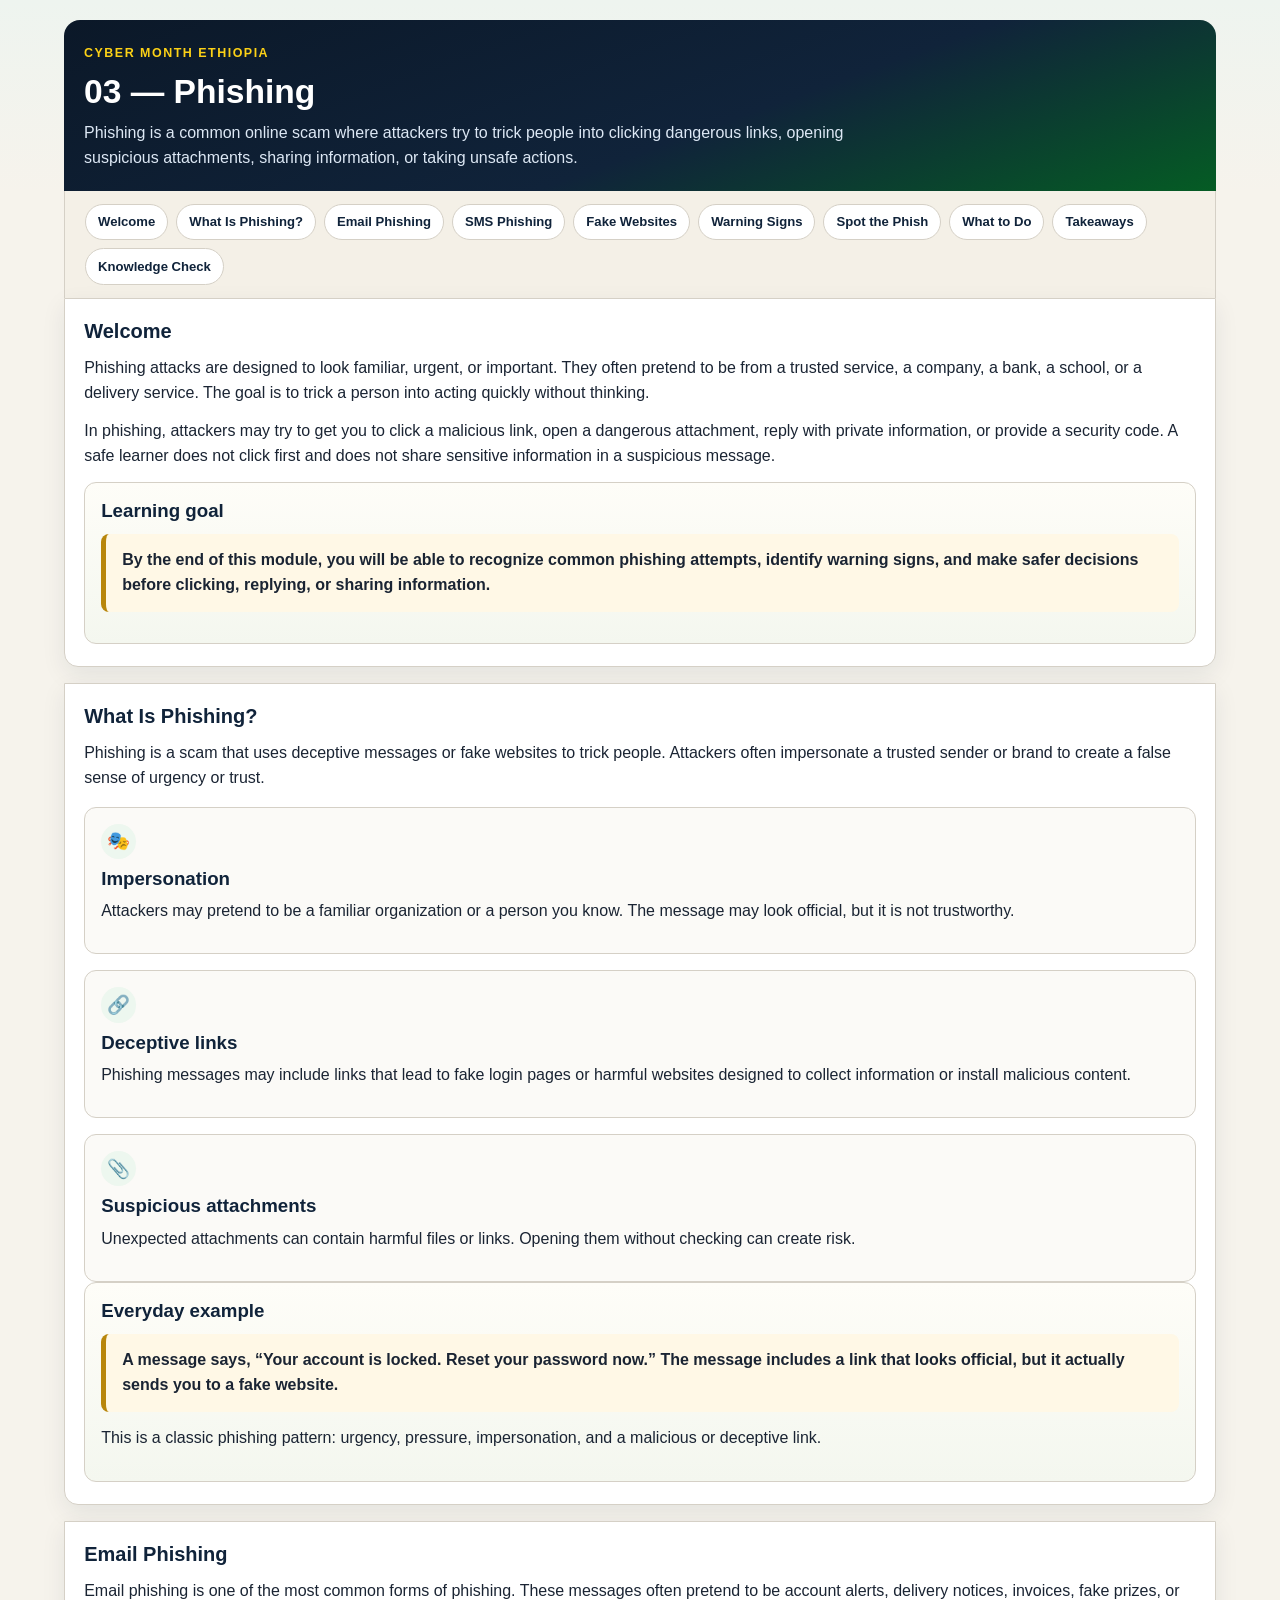
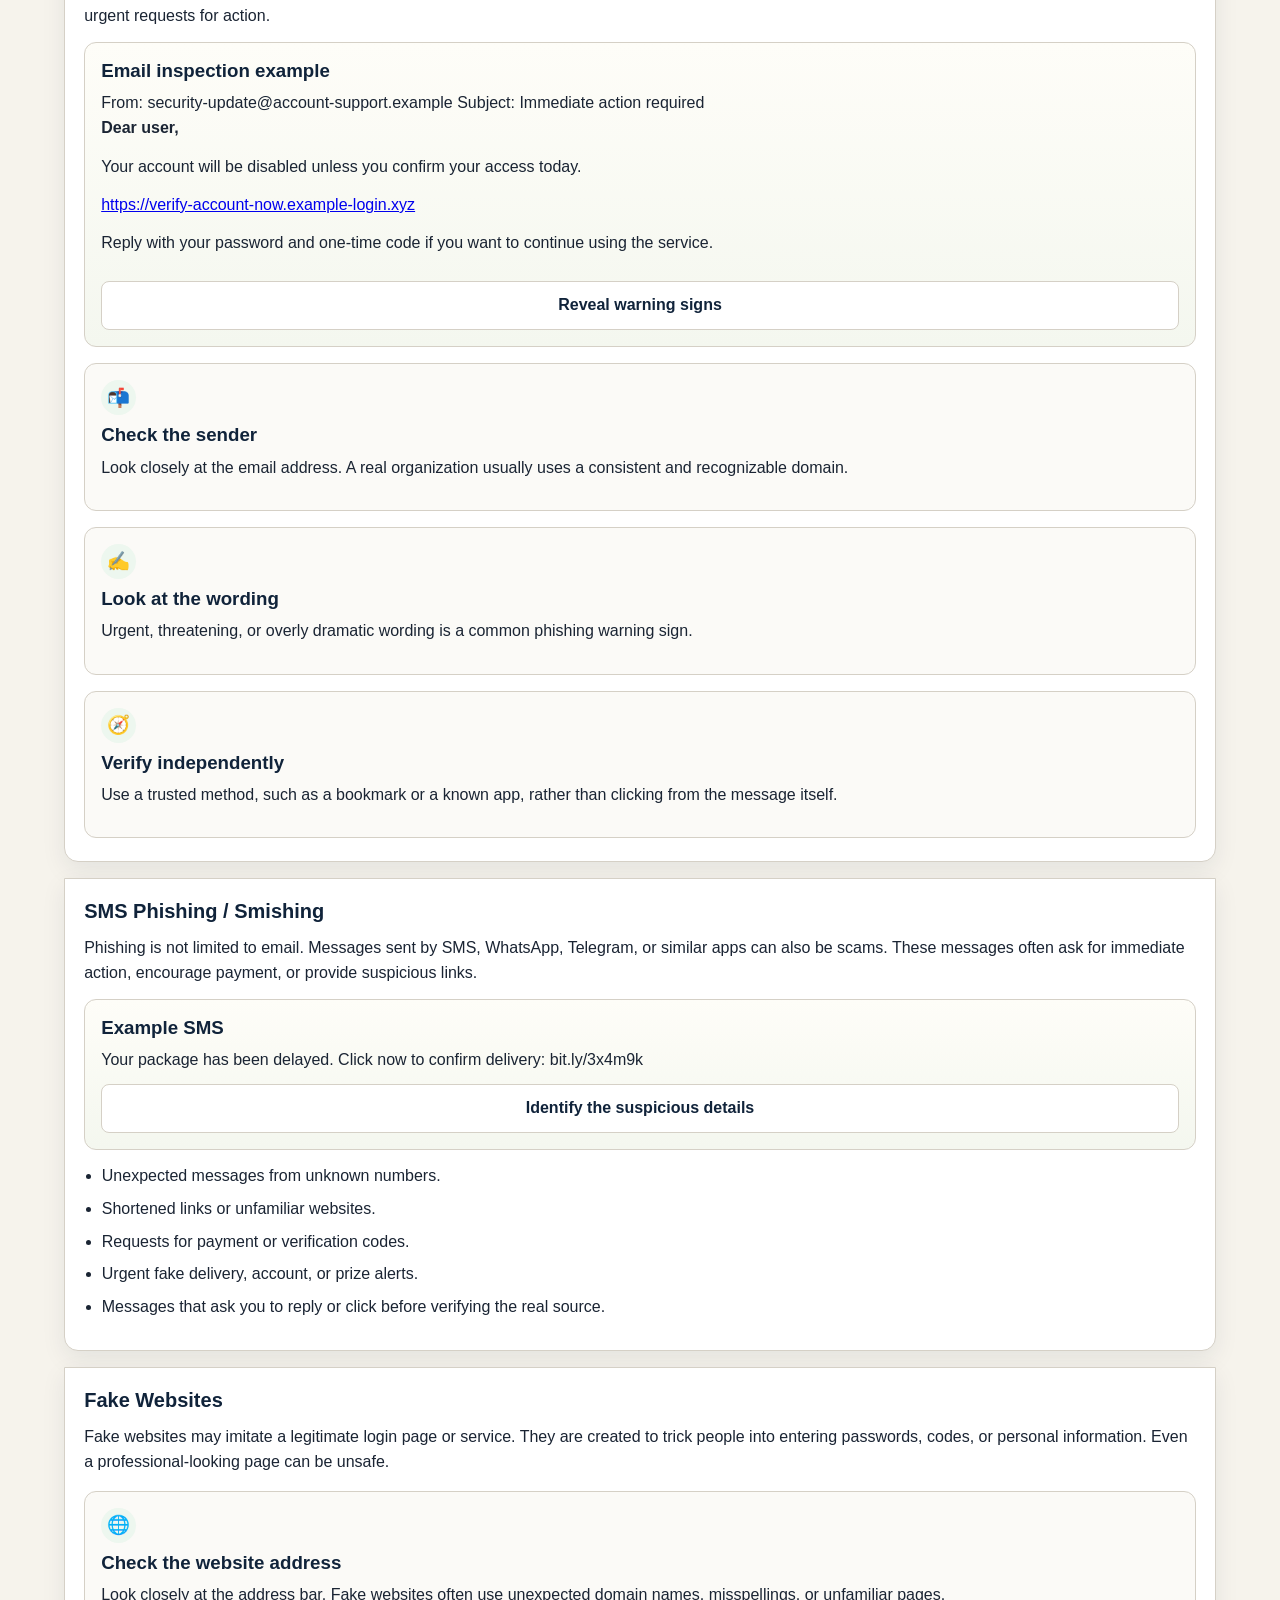
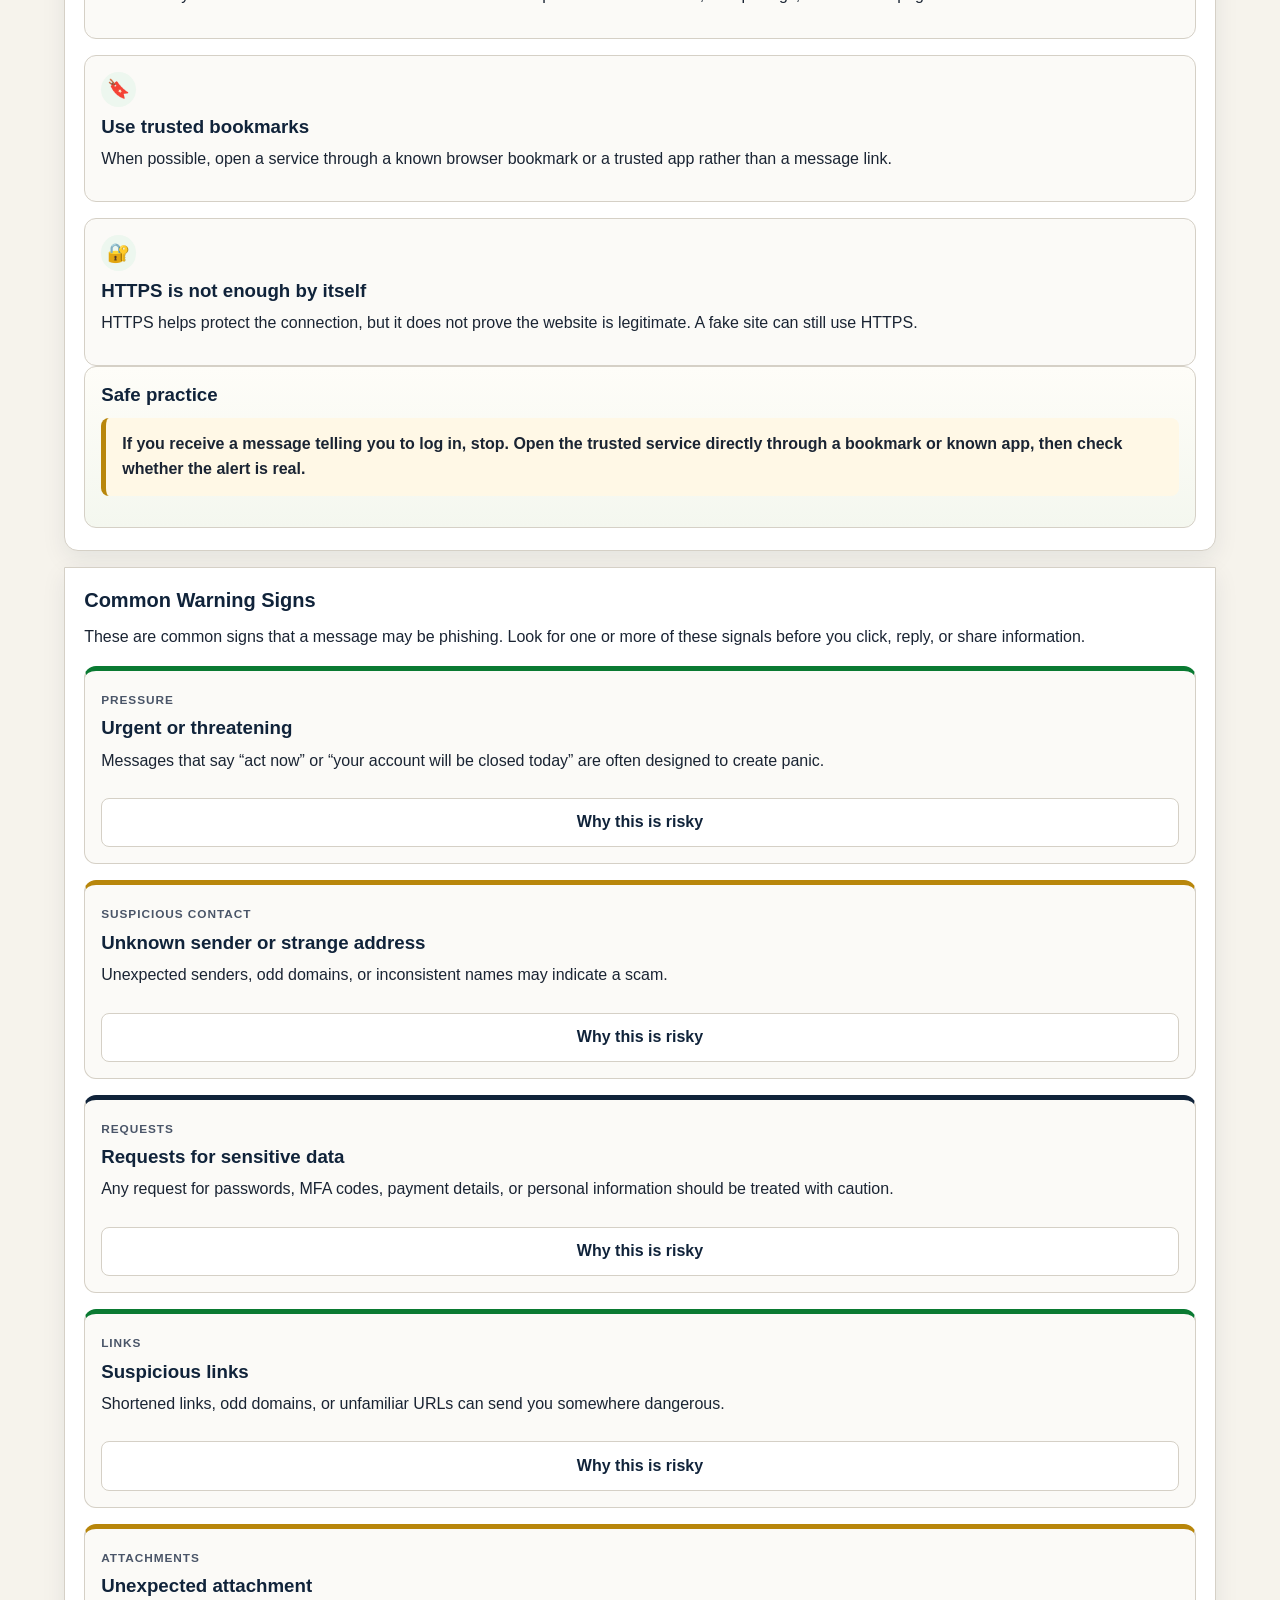
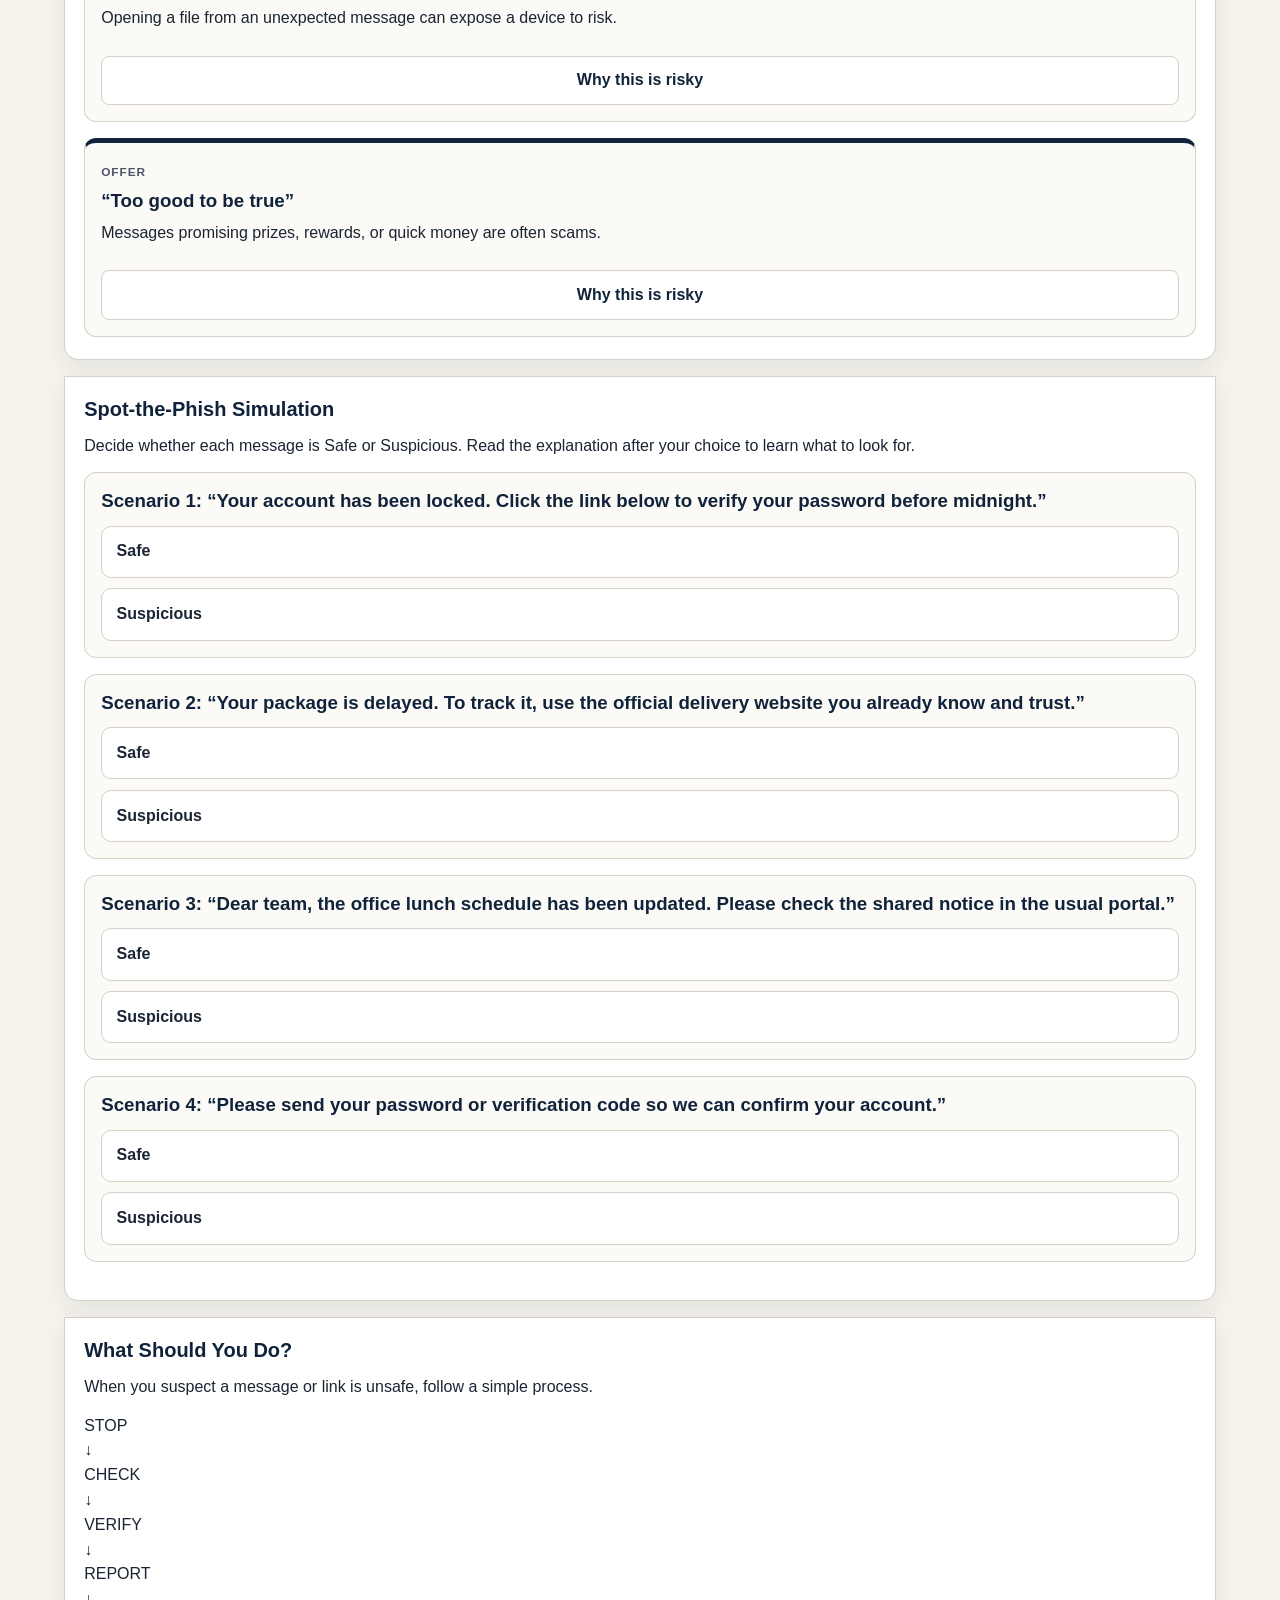
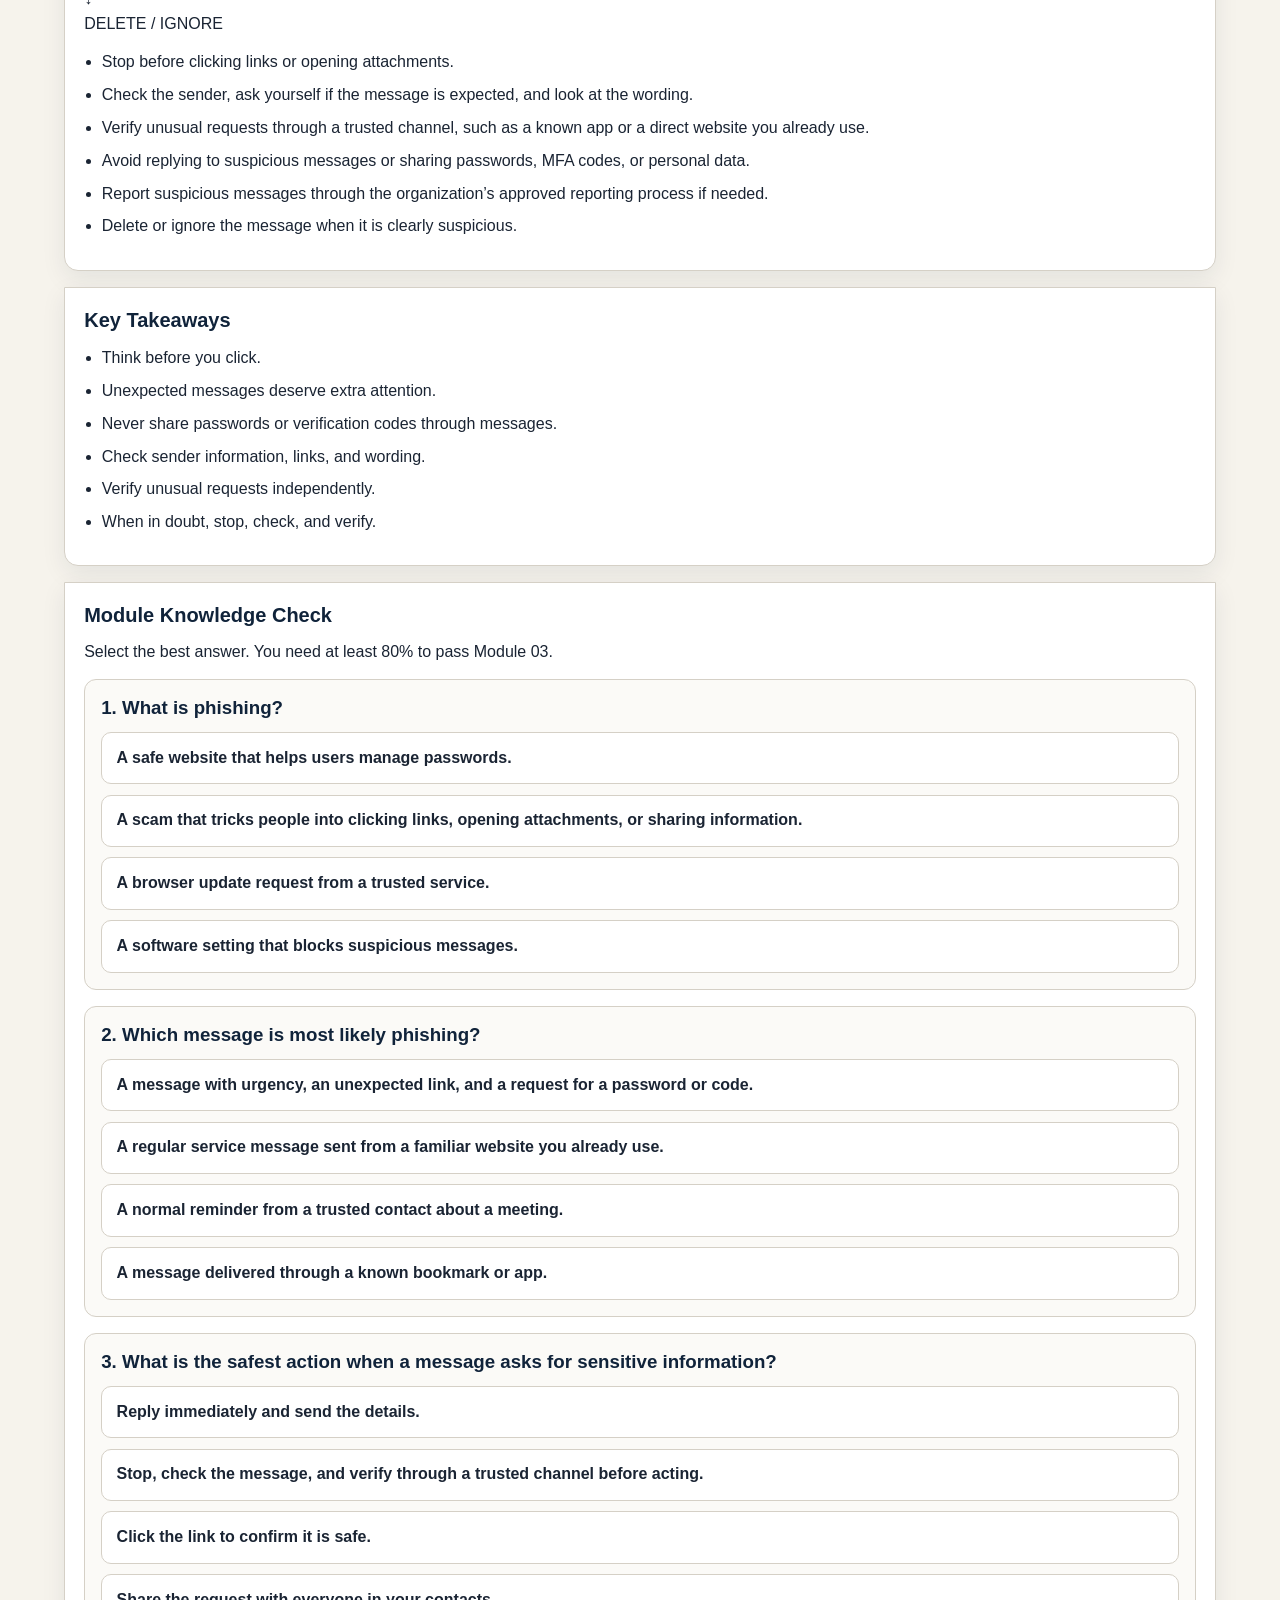
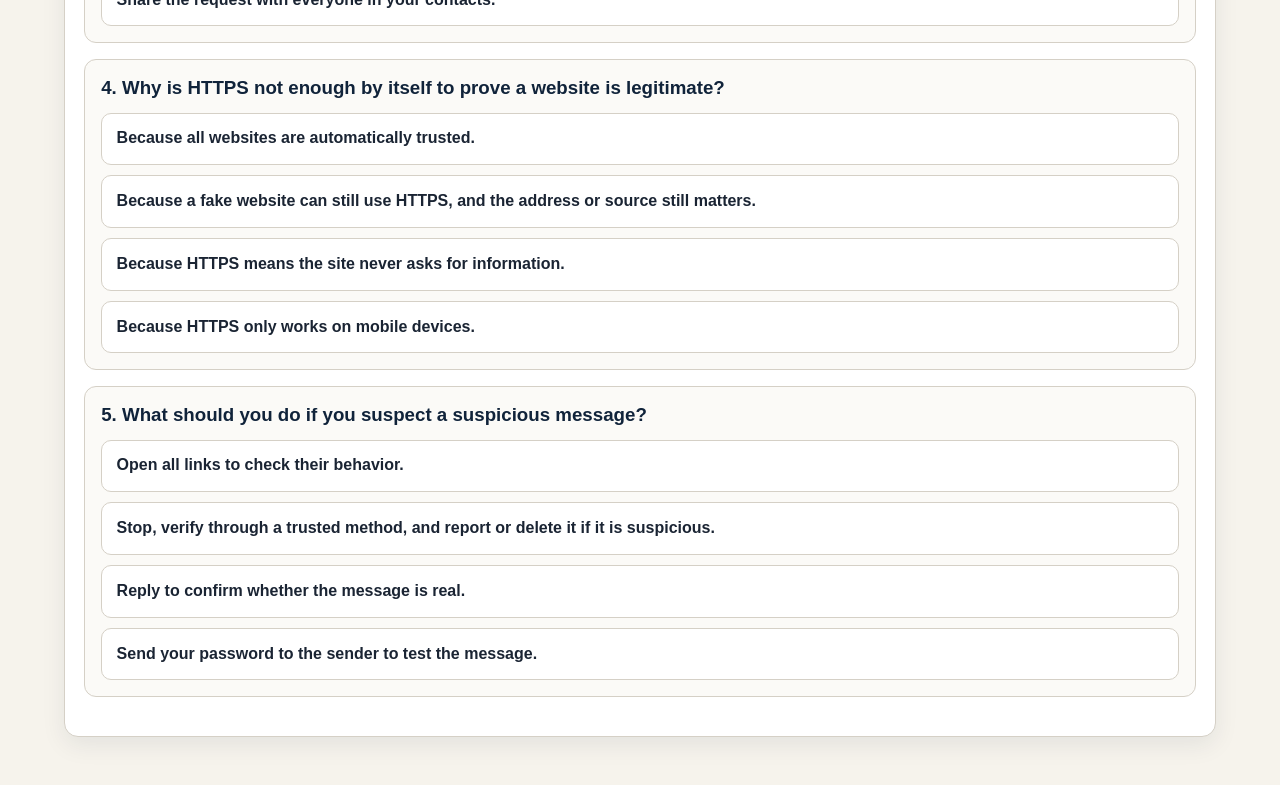
<file: Desktop/scorm course/CyberMonth-Beginner-SCORM/modules/module03/index.html>
<!DOCTYPE html>
<html lang="en">
<head>
  <meta charset="utf-8">
  <meta name="viewport" content="width=device-width, initial-scale=1">
  <title>Module 03 — Phishing</title>
  <link rel="stylesheet" href="../../css/style.css">
</head>
<body>
  <main class="module-lesson">
    <header class="lesson-header">
      <p class="eyebrow">Cyber Month Ethiopia</p>
      <h1>03 — Phishing</h1>
      <p class="lesson-lead">
        Phishing is a common online scam where attackers try to trick people into clicking dangerous links, opening suspicious attachments, sharing information, or taking unsafe actions.
      </p>
    </header>

    <nav class="lesson-nav" aria-label="Module section navigation">
      <a href="#welcome">Welcome</a>
      <a href="#what-is-phishing">What Is Phishing?</a>
      <a href="#email-phishing">Email Phishing</a>
      <a href="#sms-phishing">SMS Phishing</a>
      <a href="#fake-websites">Fake Websites</a>
      <a href="#warning-signs">Warning Signs</a>
      <a href="#spot-the-phish">Spot the Phish</a>
      <a href="#what-to-do">What to Do</a>
      <a href="#takeaways">Takeaways</a>
      <a href="#knowledge-check">Knowledge Check</a>
    </nav>

    <section id="welcome" class="lesson-panel" aria-labelledby="welcome-heading">
      <h2 id="welcome-heading">Welcome</h2>
      <p>
        Phishing attacks are designed to look familiar, urgent, or important. They often pretend to be from a trusted service, a company, a bank, a school, or a delivery service. The goal is to trick a person into acting quickly without thinking.
      </p>
      <p>
        In phishing, attackers may try to get you to click a malicious link, open a dangerous attachment, reply with private information, or provide a security code. A safe learner does not click first and does not share sensitive information in a suspicious message.
      </p>
      <div class="scenario">
        <h3>Learning goal</h3>
        <p class="scenario-message">By the end of this module, you will be able to recognize common phishing attempts, identify warning signs, and make safer decisions before clicking, replying, or sharing information.</p>
      </div>
    </section>

    <section id="what-is-phishing" class="lesson-panel" aria-labelledby="phishing-heading">
      <h2 id="phishing-heading">What Is Phishing?</h2>
      <p>
        Phishing is a scam that uses deceptive messages or fake websites to trick people. Attackers often impersonate a trusted sender or brand to create a false sense of urgency or trust.
      </p>
      <div class="info-grid">
        <article class="info-box">
          <div class="card-icon" aria-hidden="true">🎭</div>
          <h3>Impersonation</h3>
          <p>Attackers may pretend to be a familiar organization or a person you know. The message may look official, but it is not trustworthy.</p>
        </article>

        <article class="info-box">
          <div class="card-icon" aria-hidden="true">🔗</div>
          <h3>Deceptive links</h3>
          <p>Phishing messages may include links that lead to fake login pages or harmful websites designed to collect information or install malicious content.</p>
        </article>

        <article class="info-box">
          <div class="card-icon" aria-hidden="true">📎</div>
          <h3>Suspicious attachments</h3>
          <p>Unexpected attachments can contain harmful files or links. Opening them without checking can create risk.</p>
        </article>
      </div>

      <div class="scenario">
        <h3>Everyday example</h3>
        <p class="scenario-message">A message says, “Your account is locked. Reset your password now.” The message includes a link that looks official, but it actually sends you to a fake website.</p>
        <p>This is a classic phishing pattern: urgency, pressure, impersonation, and a malicious or deceptive link.</p>
      </div>
    </section>

    <section id="email-phishing" class="lesson-panel" aria-labelledby="email-heading">
      <h2 id="email-heading">Email Phishing</h2>
      <p>
        Email phishing is one of the most common forms of phishing. These messages often pretend to be account alerts, delivery notices, invoices, fake prizes, or urgent requests for action.
      </p>

      <div class="scenario">
        <h3>Email inspection example</h3>
        <div class="email-preview" aria-live="polite">
          <div class="email-preview__header">
            <span>From: security-update@account-support.example</span>
            <span>Subject: Immediate action required</span>
          </div>
          <div class="email-preview__body">
            <p><strong>Dear user,</strong></p>
            <p>Your account will be disabled unless you confirm your access today.</p>
            <p><a href="#" aria-label="Example phishing link">https://verify-account-now.example-login.xyz</a></p>
            <p>Reply with your password and one-time code if you want to continue using the service.</p>
          </div>
        </div>

        <button type="button" class="triad-toggle" aria-expanded="false" aria-controls="email-warning-signs">
          Reveal warning signs
        </button>
        <div id="email-warning-signs" class="triad-detail" hidden>
          <p>Warning signs include a suspicious sender address, pressure to act quickly, a strange link, and a request for a password or verification code. A trustworthy service would not ask for these details through an unexpected email.</p>
        </div>
      </div>

      <div class="info-grid">
        <article class="info-box">
          <div class="card-icon" aria-hidden="true">📬</div>
          <h3>Check the sender</h3>
          <p>Look closely at the email address. A real organization usually uses a consistent and recognizable domain.</p>
        </article>

        <article class="info-box">
          <div class="card-icon" aria-hidden="true">✍️</div>
          <h3>Look at the wording</h3>
          <p>Urgent, threatening, or overly dramatic wording is a common phishing warning sign.</p>
        </article>

        <article class="info-box">
          <div class="card-icon" aria-hidden="true">🧭</div>
          <h3>Verify independently</h3>
          <p>Use a trusted method, such as a bookmark or a known app, rather than clicking from the message itself.</p>
        </article>
      </div>
    </section>

    <section id="sms-phishing" class="lesson-panel" aria-labelledby="sms-heading">
      <h2 id="sms-heading">SMS Phishing / Smishing</h2>
      <p>
        Phishing is not limited to email. Messages sent by SMS, WhatsApp, Telegram, or similar apps can also be scams. These messages often ask for immediate action, encourage payment, or provide suspicious links.
      </p>

      <div class="scenario">
        <h3>Example SMS</h3>
        <div class="sms-preview" aria-live="polite">
          <div class="sms-preview__bubble">
            Your package has been delayed. Click now to confirm delivery: bit.ly/3x4m9k
          </div>
        </div>
        <button type="button" class="triad-toggle" aria-expanded="false" aria-controls="sms-warning-signs">
          Identify the suspicious details
        </button>
        <div id="sms-warning-signs" class="triad-detail" hidden>
          <p>Suspicious details include a shortened link, an urgent message about a delivery, and a request to act without verifying the sender or service.</p>
        </div>
      </div>

      <ul class="warning-list">
        <li>Unexpected messages from unknown numbers.</li>
        <li>Shortened links or unfamiliar websites.</li>
        <li>Requests for payment or verification codes.</li>
        <li>Urgent fake delivery, account, or prize alerts.</li>
        <li>Messages that ask you to reply or click before verifying the real source.</li>
      </ul>
    </section>

    <section id="fake-websites" class="lesson-panel" aria-labelledby="fake-websites-heading">
      <h2 id="fake-websites-heading">Fake Websites</h2>
      <p>
        Fake websites may imitate a legitimate login page or service. They are created to trick people into entering passwords, codes, or personal information. Even a professional-looking page can be unsafe.
      </p>

      <div class="info-grid">
        <article class="info-box">
          <div class="card-icon" aria-hidden="true">🌐</div>
          <h3>Check the website address</h3>
          <p>Look closely at the address bar. Fake websites often use unexpected domain names, misspellings, or unfamiliar pages.</p>
        </article>

        <article class="info-box">
          <div class="card-icon" aria-hidden="true">🔖</div>
          <h3>Use trusted bookmarks</h3>
          <p>When possible, open a service through a known browser bookmark or a trusted app rather than a message link.</p>
        </article>

        <article class="info-box">
          <div class="card-icon" aria-hidden="true">🔐</div>
          <h3>HTTPS is not enough by itself</h3>
          <p>HTTPS helps protect the connection, but it does not prove the website is legitimate. A fake site can still use HTTPS.</p>
        </article>
      </div>

      <div class="scenario">
        <h3>Safe practice</h3>
        <p class="scenario-message">If you receive a message telling you to log in, stop. Open the trusted service directly through a bookmark or known app, then check whether the alert is real.</p>
      </div>
    </section>

    <section id="warning-signs" class="lesson-panel" aria-labelledby="warning-signs-heading">
      <h2 id="warning-signs-heading">Common Warning Signs</h2>
      <p>These are common signs that a message may be phishing. Look for one or more of these signals before you click, reply, or share information.</p>

      <div class="info-grid">
        <article class="triad-card triad-card--confidentiality">
          <span class="card-label">Pressure</span>
          <h3>Urgent or threatening</h3>
          <p>Messages that say “act now” or “your account will be closed today” are often designed to create panic.</p>
          <button type="button" class="triad-toggle" aria-expanded="false" aria-controls="warning-urgency">
            Why this is risky
          </button>
          <div id="warning-urgency" class="triad-detail" hidden>
            <p>Pressure can cause people to make rushed choices without checking the message first.</p>
          </div>
        </article>

        <article class="triad-card triad-card--integrity">
          <span class="card-label">Suspicious contact</span>
          <h3>Unknown sender or strange address</h3>
          <p>Unexpected senders, odd domains, or inconsistent names may indicate a scam.</p>
          <button type="button" class="triad-toggle" aria-expanded="false" aria-controls="warning-sender">
            Why this is risky
          </button>
          <div id="warning-sender" class="triad-detail" hidden>
            <p>Attackers often create addresses that look close to real ones but are not trustworthy.</p>
          </div>
        </article>

        <article class="triad-card triad-card--availability">
          <span class="card-label">Requests</span>
          <h3>Requests for sensitive data</h3>
          <p>Any request for passwords, MFA codes, payment details, or personal information should be treated with caution.</p>
          <button type="button" class="triad-toggle" aria-expanded="false" aria-controls="warning-data">
            Why this is risky
          </button>
          <div id="warning-data" class="triad-detail" hidden>
            <p>Legitimate organizations normally do not ask for passwords or verification codes through uncertain messages.</p>
          </div>
        </article>

        <article class="triad-card triad-card--confidentiality">
          <span class="card-label">Links</span>
          <h3>Suspicious links</h3>
          <p>Shortened links, odd domains, or unfamiliar URLs can send you somewhere dangerous.</p>
          <button type="button" class="triad-toggle" aria-expanded="false" aria-controls="warning-link">
            Why this is risky
          </button>
          <div id="warning-link" class="triad-detail" hidden>
            <p>Malicious links may lead to fake login pages or harmful downloads.</p>
          </div>
        </article>

        <article class="triad-card triad-card--integrity">
          <span class="card-label">Attachments</span>
          <h3>Unexpected attachment</h3>
          <p>Opening a file from an unexpected message can expose a device to risk.</p>
          <button type="button" class="triad-toggle" aria-expanded="false" aria-controls="warning-attachment">
            Why this is risky
          </button>
          <div id="warning-attachment" class="triad-detail" hidden>
            <p>Attachments can contain harmful content, even when the message appears convincing.</p>
          </div>
        </article>

        <article class="triad-card triad-card--availability">
          <span class="card-label">Offer</span>
          <h3>“Too good to be true”</h3>
          <p>Messages promising prizes, rewards, or quick money are often scams.</p>
          <button type="button" class="triad-toggle" aria-expanded="false" aria-controls="warning-offer">
            Why this is risky
          </button>
          <div id="warning-offer" class="triad-detail" hidden>
            <p>Scammers use enticing offers to draw attention away from caution and encourage action.</p>
          </div>
        </article>
      </div>
    </section>

    <section id="spot-the-phish" class="lesson-panel" aria-labelledby="spot-heading">
      <h2 id="spot-heading">Spot-the-Phish Simulation</h2>
      <p>Decide whether each message is Safe or Suspicious. Read the explanation after your choice to learn what to look for.</p>

      <div class="quiz-question" data-scenario="1">
        <h3>Scenario 1: “Your account has been locked. Click the link below to verify your password before midnight.”</h3>
        <div class="answer-list">
          <button type="button" class="choice-btn" data-correct="false">Safe</button>
          <button type="button" class="choice-btn" data-correct="true">Suspicious</button>
        </div>
        <div class="quiz-feedback" aria-live="polite"></div>
      </div>

      <div class="quiz-question" data-scenario="2">
        <h3>Scenario 2: “Your package is delayed. To track it, use the official delivery website you already know and trust.”</h3>
        <div class="answer-list">
          <button type="button" class="choice-btn" data-correct="true">Safe</button>
          <button type="button" class="choice-btn" data-correct="false">Suspicious</button>
        </div>
        <div class="quiz-feedback" aria-live="polite"></div>
      </div>

      <div class="quiz-question" data-scenario="3">
        <h3>Scenario 3: “Dear team, the office lunch schedule has been updated. Please check the shared notice in the usual portal.”</h3>
        <div class="answer-list">
          <button type="button" class="choice-btn" data-correct="true">Safe</button>
          <button type="button" class="choice-btn" data-correct="false">Suspicious</button>
        </div>
        <div class="quiz-feedback" aria-live="polite"></div>
      </div>

      <div class="quiz-question" data-scenario="4">
        <h3>Scenario 4: “Please send your password or verification code so we can confirm your account.”</h3>
        <div class="answer-list">
          <button type="button" class="choice-btn" data-correct="false">Safe</button>
          <button type="button" class="choice-btn" data-correct="true">Suspicious</button>
        </div>
        <div class="quiz-feedback" aria-live="polite"></div>
      </div>
    </section>

    <section id="what-to-do" class="lesson-panel" aria-labelledby="what-to-do-heading">
      <h2 id="what-to-do-heading">What Should You Do?</h2>
      <p>When you suspect a message or link is unsafe, follow a simple process.</p>

      <div class="decision-flow" aria-label="Phishing response flow">
        <div class="flow-step">STOP</div>
        <div class="flow-arrow" aria-hidden="true">↓</div>
        <div class="flow-step">CHECK</div>
        <div class="flow-arrow" aria-hidden="true">↓</div>
        <div class="flow-step">VERIFY</div>
        <div class="flow-arrow" aria-hidden="true">↓</div>
        <div class="flow-step">REPORT</div>
        <div class="flow-arrow" aria-hidden="true">↓</div>
        <div class="flow-step">DELETE / IGNORE</div>
      </div>

      <ul class="warning-list">
        <li>Stop before clicking links or opening attachments.</li>
        <li>Check the sender, ask yourself if the message is expected, and look at the wording.</li>
        <li>Verify unusual requests through a trusted channel, such as a known app or a direct website you already use.</li>
        <li>Avoid replying to suspicious messages or sharing passwords, MFA codes, or personal data.</li>
        <li>Report suspicious messages through the organization’s approved reporting process if needed.</li>
        <li>Delete or ignore the message when it is clearly suspicious.</li>
      </ul>
    </section>

    <section id="takeaways" class="lesson-panel" aria-labelledby="takeaways-heading">
      <h2 id="takeaways-heading">Key Takeaways</h2>
      <ul class="takeaways-list">
        <li>Think before you click.</li>
        <li>Unexpected messages deserve extra attention.</li>
        <li>Never share passwords or verification codes through messages.</li>
        <li>Check sender information, links, and wording.</li>
        <li>Verify unusual requests independently.</li>
        <li>When in doubt, stop, check, and verify.</li>
      </ul>
    </section>

    <section id="knowledge-check" class="lesson-panel" aria-labelledby="quiz-heading">
      <h2 id="quiz-heading">Module Knowledge Check</h2>
      <p>Select the best answer. You need at least 80% to pass Module 03.</p>

      <div class="quiz-question" data-question="1" data-lock="false">
        <h3>1. What is phishing?</h3>
        <div class="answer-list">
          <button type="button" class="answer-btn" data-correct="false">A safe website that helps users manage passwords.</button>
          <button type="button" class="answer-btn" data-correct="true">A scam that tricks people into clicking links, opening attachments, or sharing information.</button>
          <button type="button" class="answer-btn" data-correct="false">A browser update request from a trusted service.</button>
          <button type="button" class="answer-btn" data-correct="false">A software setting that blocks suspicious messages.</button>
        </div>
        <div class="quiz-feedback" aria-live="polite"></div>
      </div>

      <div class="quiz-question" data-question="2" data-lock="false">
        <h3>2. Which message is most likely phishing?</h3>
        <div class="answer-list">
          <button type="button" class="answer-btn" data-correct="true">A message with urgency, an unexpected link, and a request for a password or code.</button>
          <button type="button" class="answer-btn" data-correct="false">A regular service message sent from a familiar website you already use.</button>
          <button type="button" class="answer-btn" data-correct="false">A normal reminder from a trusted contact about a meeting.</button>
          <button type="button" class="answer-btn" data-correct="false">A message delivered through a known bookmark or app.</button>
        </div>
        <div class="quiz-feedback" aria-live="polite"></div>
      </div>

      <div class="quiz-question" data-question="3" data-lock="false">
        <h3>3. What is the safest action when a message asks for sensitive information?</h3>
        <div class="answer-list">
          <button type="button" class="answer-btn" data-correct="false">Reply immediately and send the details.</button>
          <button type="button" class="answer-btn" data-correct="true">Stop, check the message, and verify through a trusted channel before acting.</button>
          <button type="button" class="answer-btn" data-correct="false">Click the link to confirm it is safe.</button>
          <button type="button" class="answer-btn" data-correct="false">Share the request with everyone in your contacts.</button>
        </div>
        <div class="quiz-feedback" aria-live="polite"></div>
      </div>

      <div class="quiz-question" data-question="4" data-lock="false">
        <h3>4. Why is HTTPS not enough by itself to prove a website is legitimate?</h3>
        <div class="answer-list">
          <button type="button" class="answer-btn" data-correct="false">Because all websites are automatically trusted.</button>
          <button type="button" class="answer-btn" data-correct="true">Because a fake website can still use HTTPS, and the address or source still matters.</button>
          <button type="button" class="answer-btn" data-correct="false">Because HTTPS means the site never asks for information.</button>
          <button type="button" class="answer-btn" data-correct="false">Because HTTPS only works on mobile devices.</button>
        </div>
        <div class="quiz-feedback" aria-live="polite"></div>
      </div>

      <div class="quiz-question" data-question="5" data-lock="false">
        <h3>5. What should you do if you suspect a suspicious message?</h3>
        <div class="answer-list">
          <button type="button" class="answer-btn" data-correct="false">Open all links to check their behavior.</button>
          <button type="button" class="answer-btn" data-correct="true">Stop, verify through a trusted method, and report or delete it if it is suspicious.</button>
          <button type="button" class="answer-btn" data-correct="false">Reply to confirm whether the message is real.</button>
          <button type="button" class="answer-btn" data-correct="false">Send your password to the sender to test the message.</button>
        </div>
        <div class="quiz-feedback" aria-live="polite"></div>
      </div>

      <div id="quiz-summary" class="quiz-summary" hidden></div>
      <div class="quiz-actions">
        <button id="retry-quiz" type="button" class="btn btn--secondary" hidden>Retry knowledge check</button>
      </div>
    </section>
  </main>

  <script>
    (function () {
      'use strict';

      function getScorm() {
        if (window.parent && window.parent.SCORM) {
          return window.parent.SCORM;
        }
        return window.SCORM || null;
      }

      function getModuleCompleteHook() {
        if (window.parent && window.parent.Course && typeof window.parent.Course.markModuleComplete === 'function') {
          return window.parent.Course.markModuleComplete;
        }
        return null;
      }

      function bindExpandablePanels() {
        var toggles = Array.prototype.slice.call(document.querySelectorAll('.triad-toggle'));
        toggles.forEach(function (toggle) {
          toggle.addEventListener('click', function () {
            var panelId = toggle.getAttribute('aria-controls');
            var panel = document.getElementById(panelId);
            var expanded = toggle.getAttribute('aria-expanded') === 'true';
            toggle.setAttribute('aria-expanded', String(!expanded));
            toggle.textContent = expanded ? 'Reveal warning signs' : 'Hide details';
            if (panel) {
              panel.hidden = expanded;
            }
          });
        });
      }

      function bindPhishScenarios() {
        var scenarioCards = Array.prototype.slice.call(document.querySelectorAll('.quiz-question[data-scenario]'));
        scenarioCards.forEach(function (card) {
          var buttons = card.querySelectorAll('.choice-btn');
          var feedback = card.querySelector('.quiz-feedback');
          buttons.forEach(function (button) {
            button.addEventListener('click', function () {
              var isCorrect = button.getAttribute('data-correct') === 'true';
              buttons.forEach(function (item) {
                item.disabled = true;
                item.classList.remove('is-correct', 'is-wrong');
                if (item.getAttribute('data-correct') === 'true') {
                  item.classList.add('is-correct');
                } else if (item === button) {
                  item.classList.add('is-wrong');
                }
              });

              feedback.classList.remove('is-correct', 'is-wrong');
              feedback.classList.add(isCorrect ? 'is-correct' : 'is-wrong');
              feedback.classList.add('is-visible');
              feedback.textContent = isCorrect
                ? 'Correct. The message contains warning signs such as urgency, pressure, suspicious links, or requests for sensitive information.'
                : 'This is risky because it contains pressure, a suspicious request, or a deceptive action. Safer behavior is to stop and verify through a trusted method.';
            });
          });
        });
      }

      var questionCards = Array.prototype.slice.call(document.querySelectorAll('.quiz-question[data-question]'));
      var summaryBox = document.getElementById('quiz-summary');
      var retryButton = document.getElementById('retry-quiz');
      var totalQuestions = questionCards.length;
      var answeredCount = 0;
      var correctCount = 0;

      function resetQuestion(card) {
        var buttons = card.querySelectorAll('.answer-btn');
        var feedback = card.querySelector('.quiz-feedback');
        card.setAttribute('data-lock', 'false');
        buttons.forEach(function (button) {
          button.disabled = false;
          button.classList.remove('is-correct', 'is-wrong');
        });
        if (feedback) {
          feedback.classList.remove('is-visible', 'is-correct', 'is-wrong');
          feedback.textContent = '';
        }
      }

      function finishQuiz() {
        var score = Math.round((correctCount / totalQuestions) * 100);
        summaryBox.hidden = false;
        summaryBox.className = 'quiz-summary';

        if (score >= 80) {
          summaryBox.classList.add('quiz-summary--pass');
          summaryBox.innerHTML = '<h3>Excellent work!</h3><p>You scored ' + score + '%.</p><p>Module 03 is completed.</p>';
          retryButton.hidden = true;

          var moduleComplete = getModuleCompleteHook();
          if (typeof moduleComplete === 'function') {
            moduleComplete.call(window.parent.Course, 'module03');
          }

          var scorm = getScorm();
          if (scorm && typeof scorm.setValue === 'function' && scorm.CMI) {
            scorm.setValue(scorm.CMI.LESSON_STATUS, 'completed');
            scorm.setValue(scorm.CMI.SUSPEND_DATA, JSON.stringify({ currentId: 'module03', statuses: { module03: 'completed' } }));
            scorm.commit();
          }
        } else {
          summaryBox.classList.add('quiz-summary--fail');
          summaryBox.innerHTML = '<h3>Nice effort.</h3><p>You scored ' + score + '%.</p><p>You need at least 80% to pass Module 03. Please try again.</p>';
          retryButton.hidden = false;
        }
      }

      function resetQuiz() {
        answeredCount = 0;
        correctCount = 0;
        summaryBox.hidden = true;
        summaryBox.textContent = '';
        retryButton.hidden = true;
        questionCards.forEach(function (card) {
          resetQuestion(card);
        });
      }

      function bindQuestionCards() {
        questionCards.forEach(function (card) {
          if (card.dataset.bound === 'true') {
            return;
          }
          card.dataset.bound = 'true';
          card.querySelectorAll('.answer-btn').forEach(function (button) {
            button.addEventListener('click', function () {
              var isCorrect;
              var feedback = card.querySelector('.quiz-feedback');
              if (card.getAttribute('data-lock') === 'true') {
                return;
              }

              isCorrect = button.getAttribute('data-correct') === 'true';
              card.querySelectorAll('.answer-btn').forEach(function (item) {
                item.disabled = true;
                item.classList.remove('is-correct', 'is-wrong');
                if (item.getAttribute('data-correct') === 'true') {
                  item.classList.add('is-correct');
                }
              });

              card.setAttribute('data-lock', 'true');

              if (isCorrect) {
                correctCount += 1;
                feedback.classList.add('is-correct', 'is-visible');
                feedback.textContent = 'Correct. That is the safest, most accurate answer.';
              } else {
                feedback.classList.add('is-wrong', 'is-visible');
                feedback.textContent = 'Not quite. The best answer is the safer and more accurate choice based on the lesson.';
              }

              answeredCount += 1;
              if (answeredCount === totalQuestions) {
                finishQuiz();
              }
            });
          });
        });
      }

      bindExpandablePanels();
      bindPhishScenarios();
      bindQuestionCards();
      retryButton.addEventListener('click', resetQuiz);
    }());
  </script>
</body>
</html>
</file>
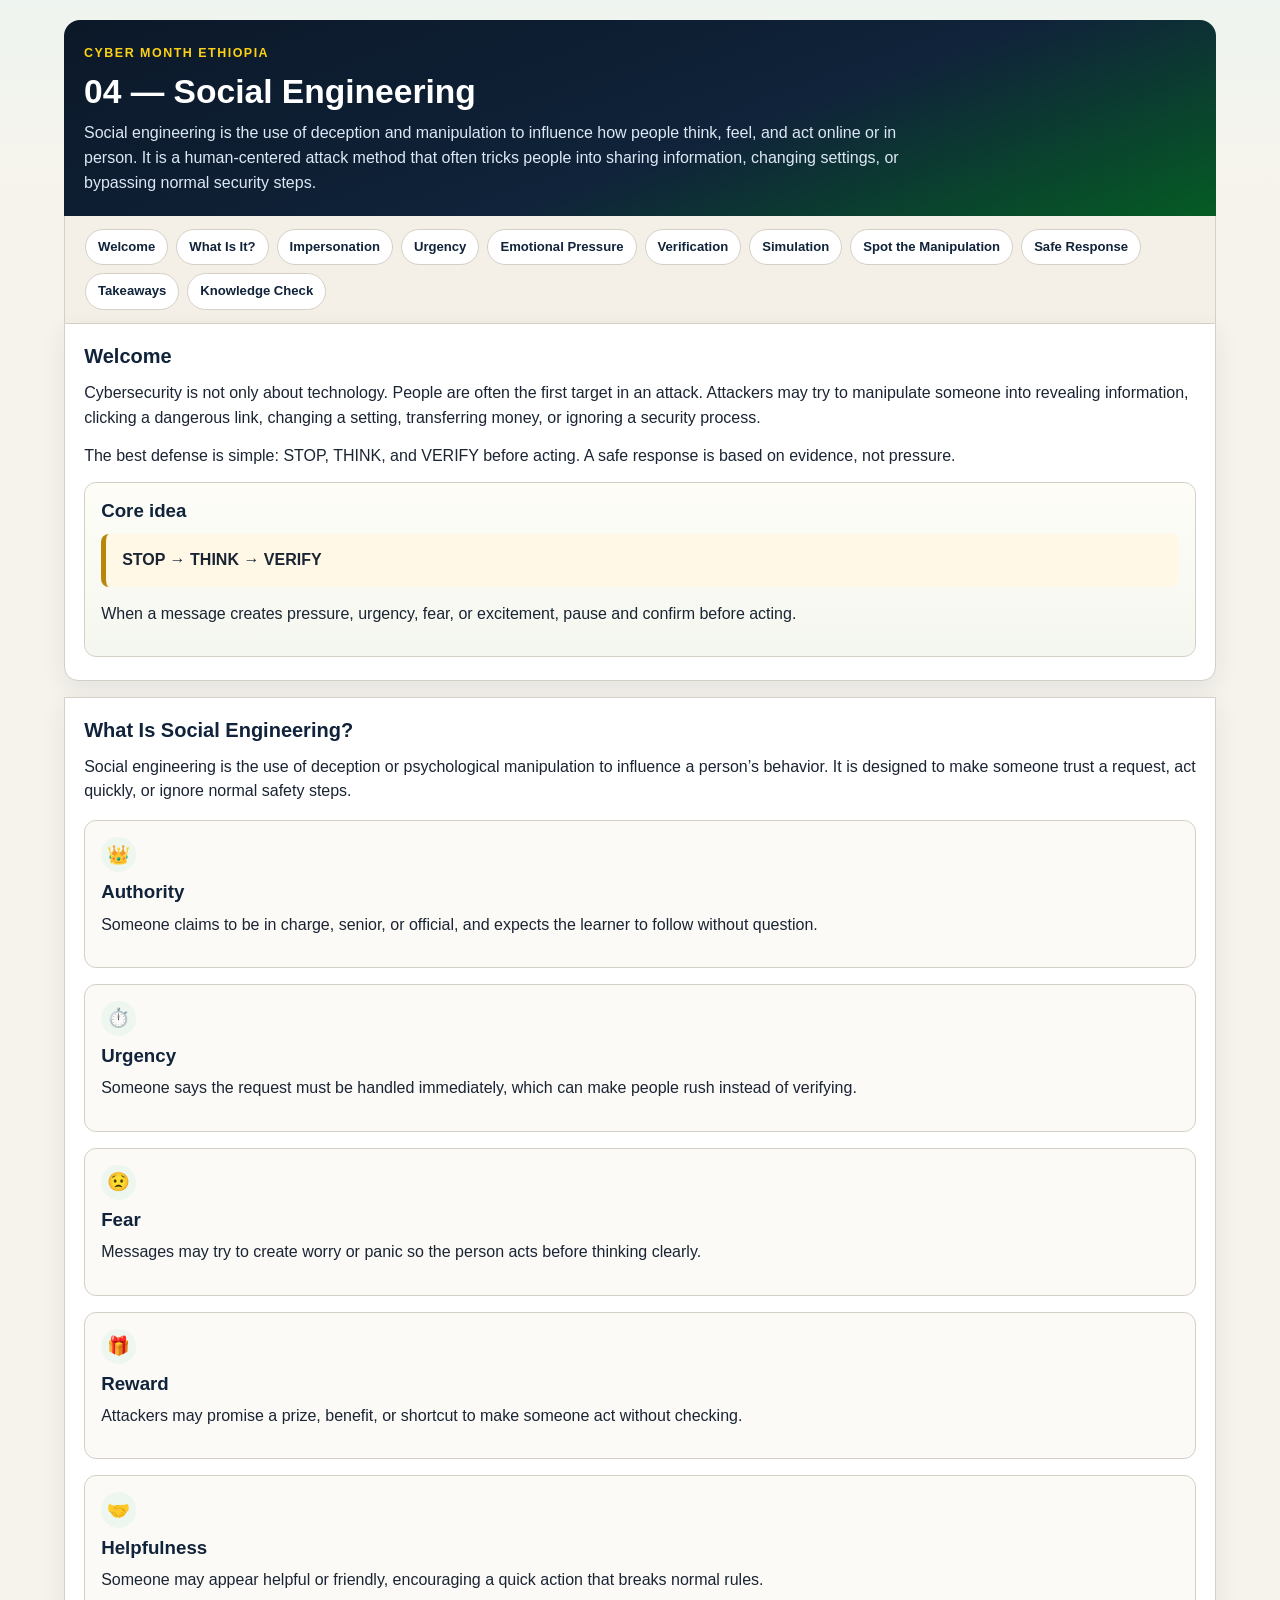
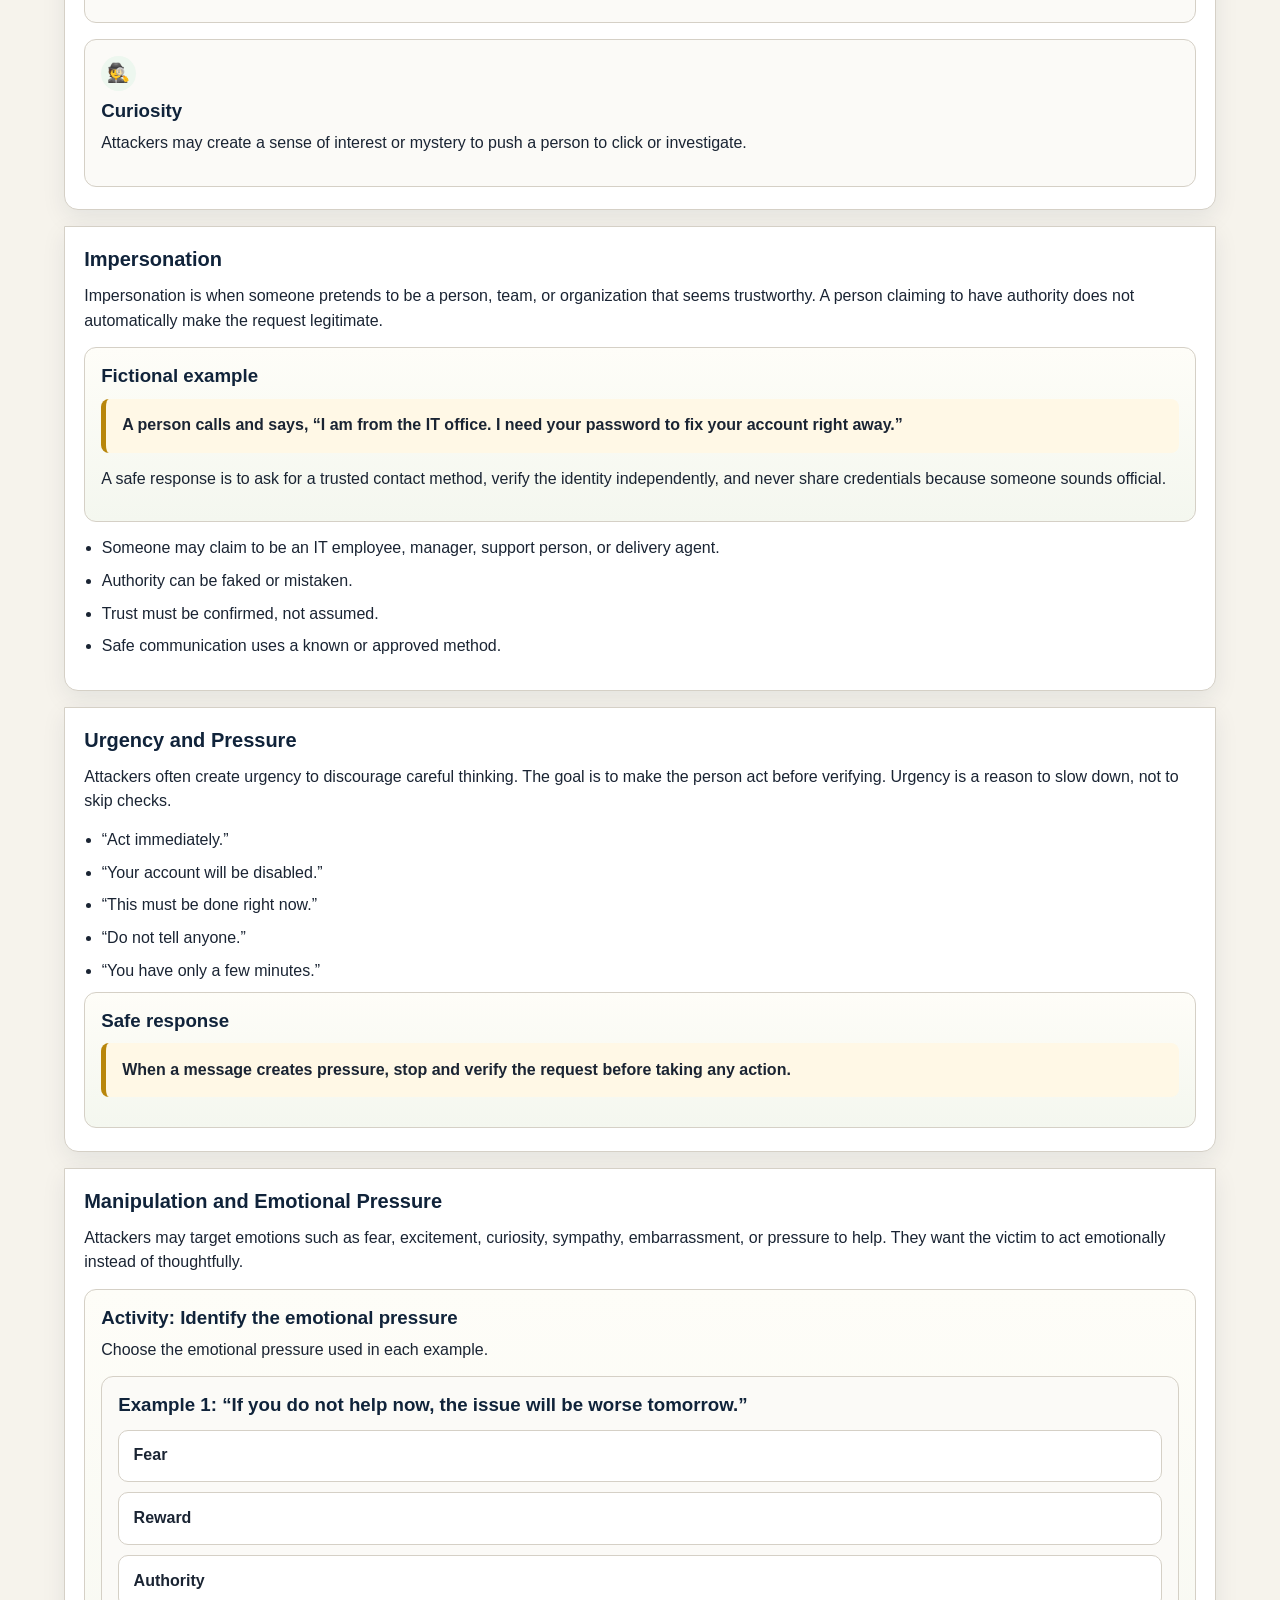
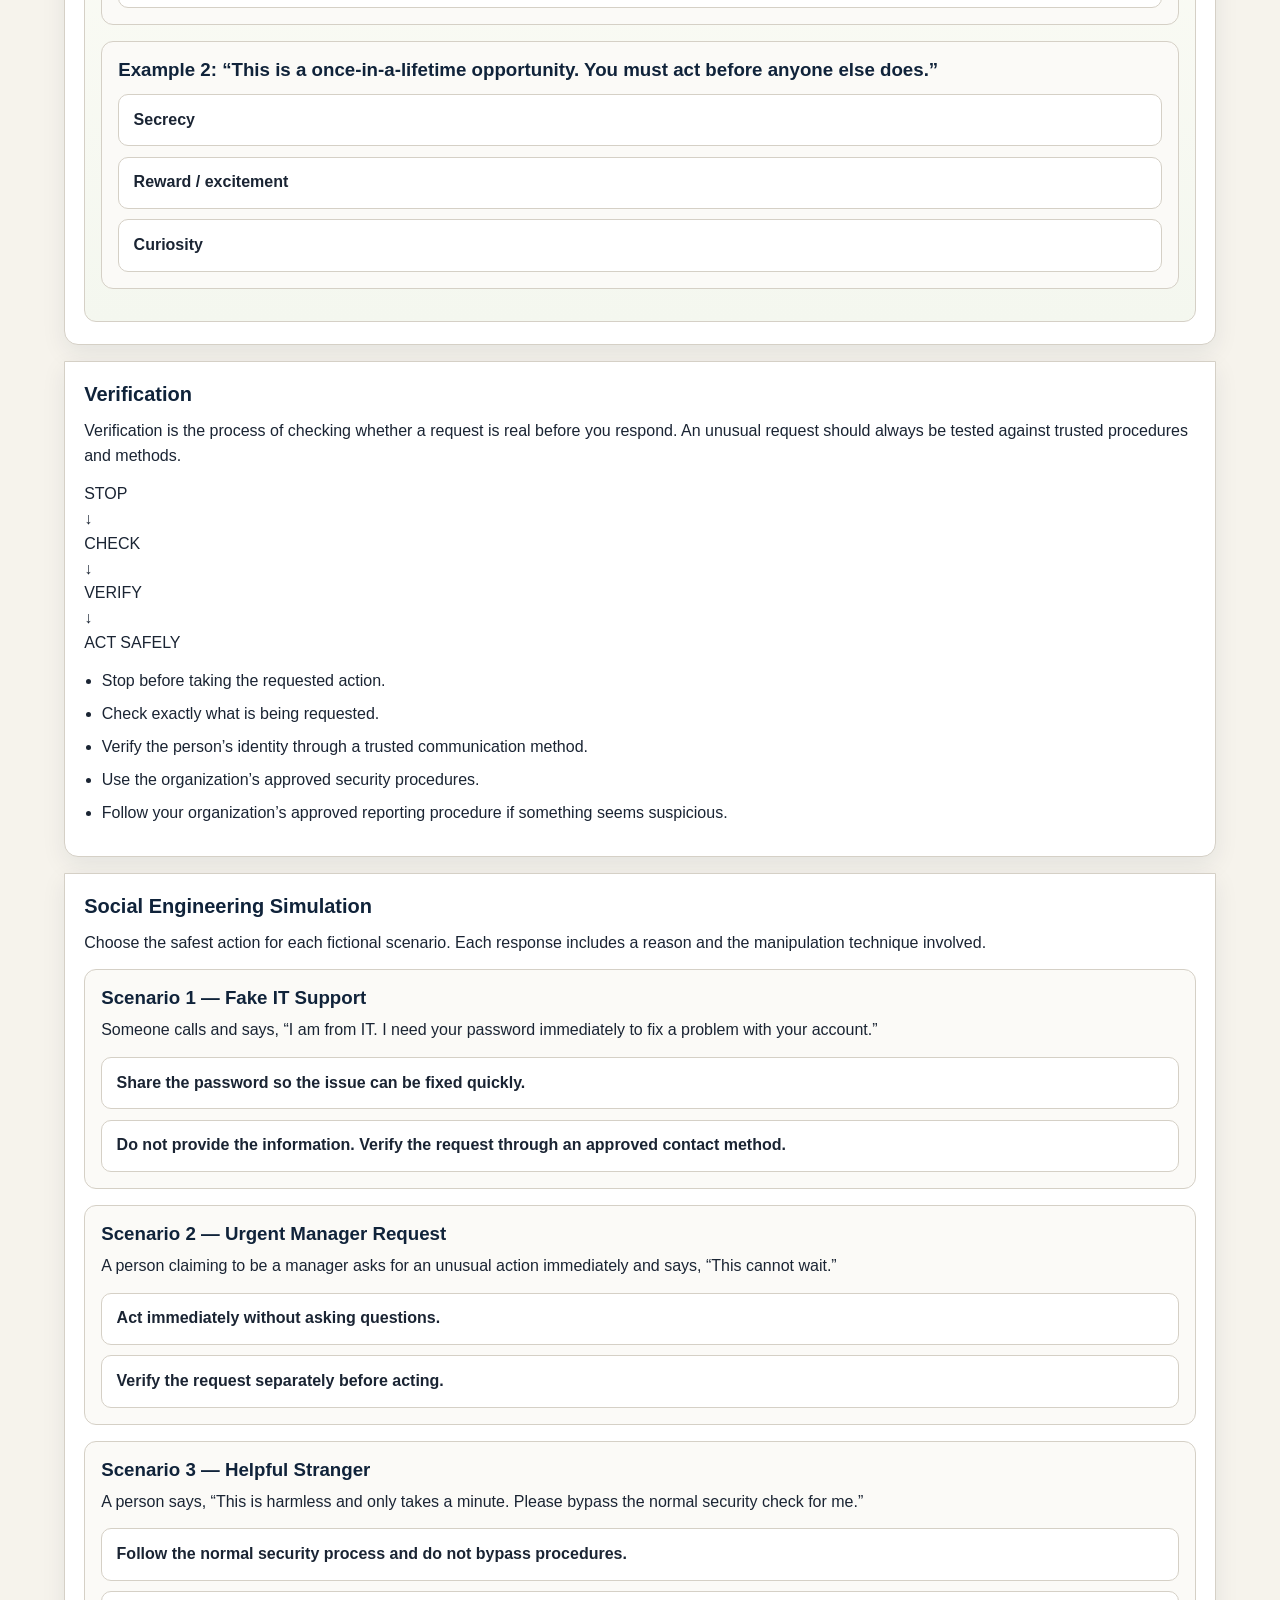
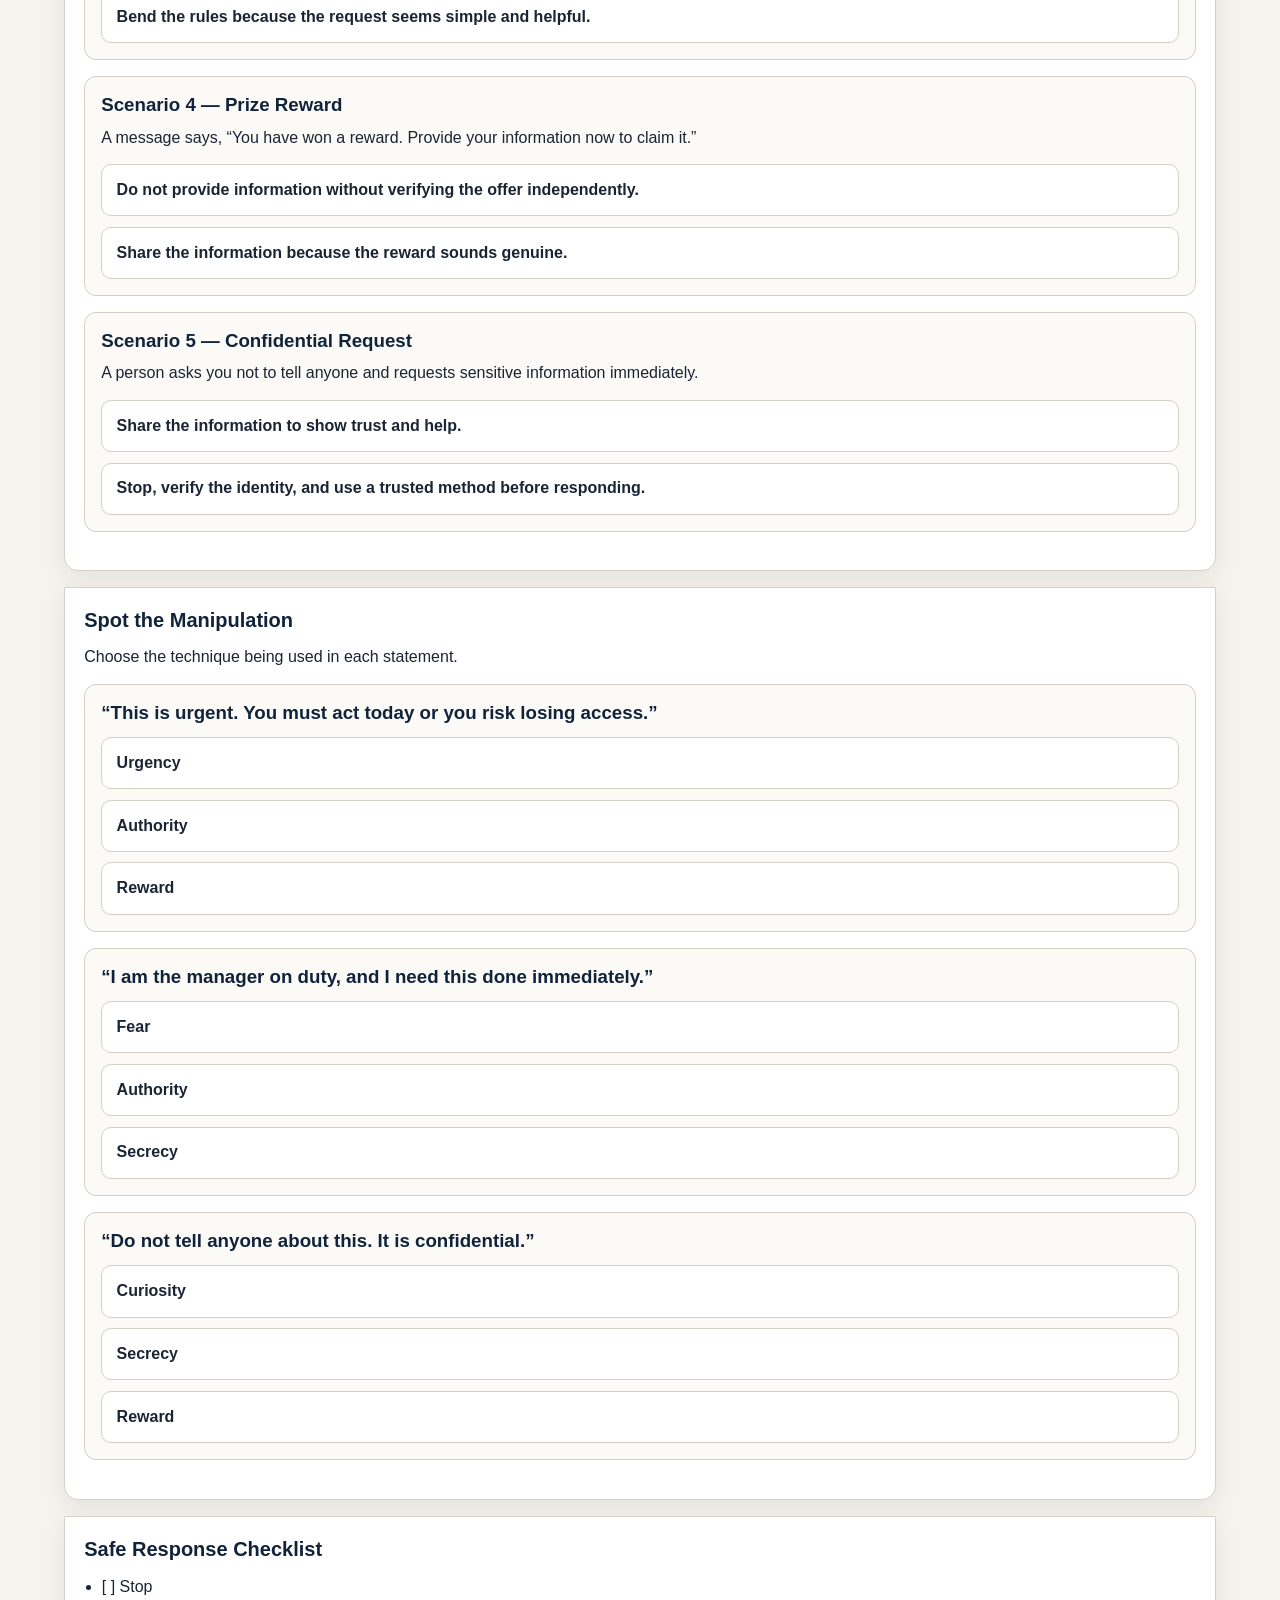
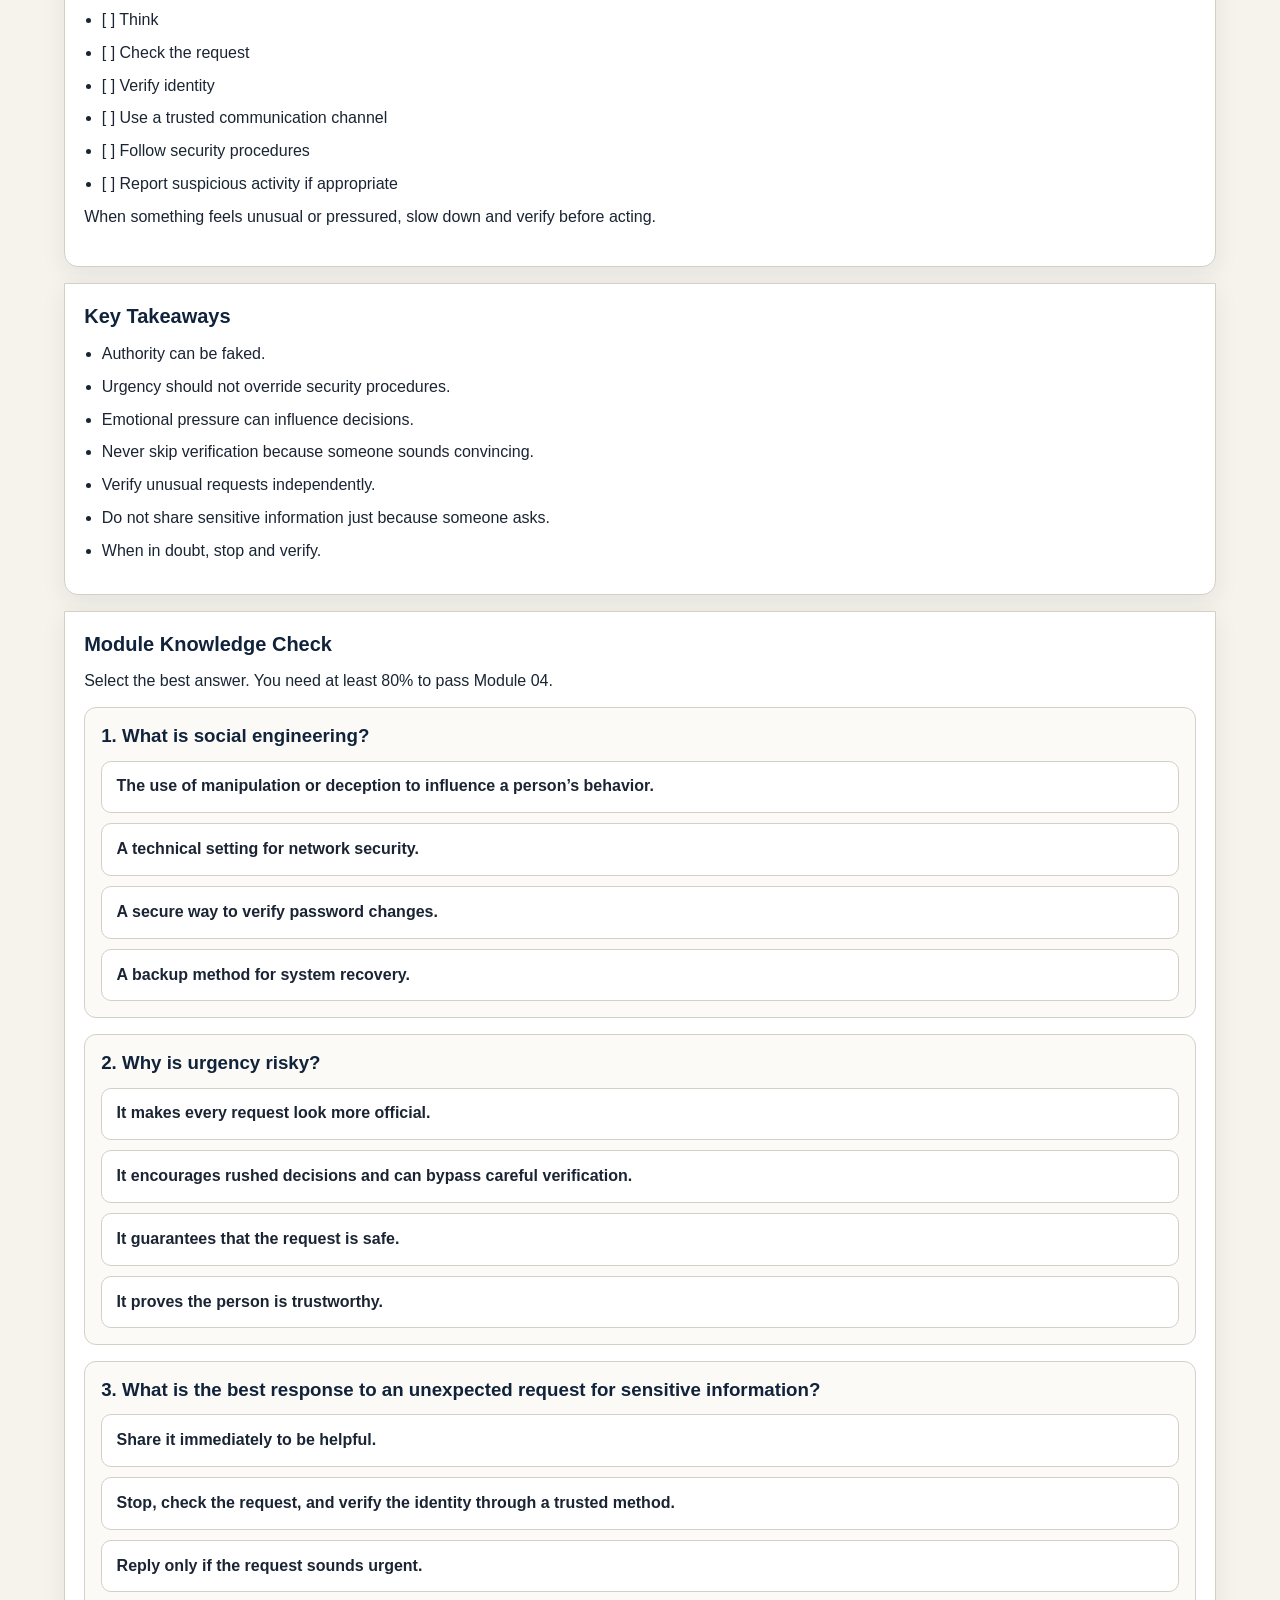
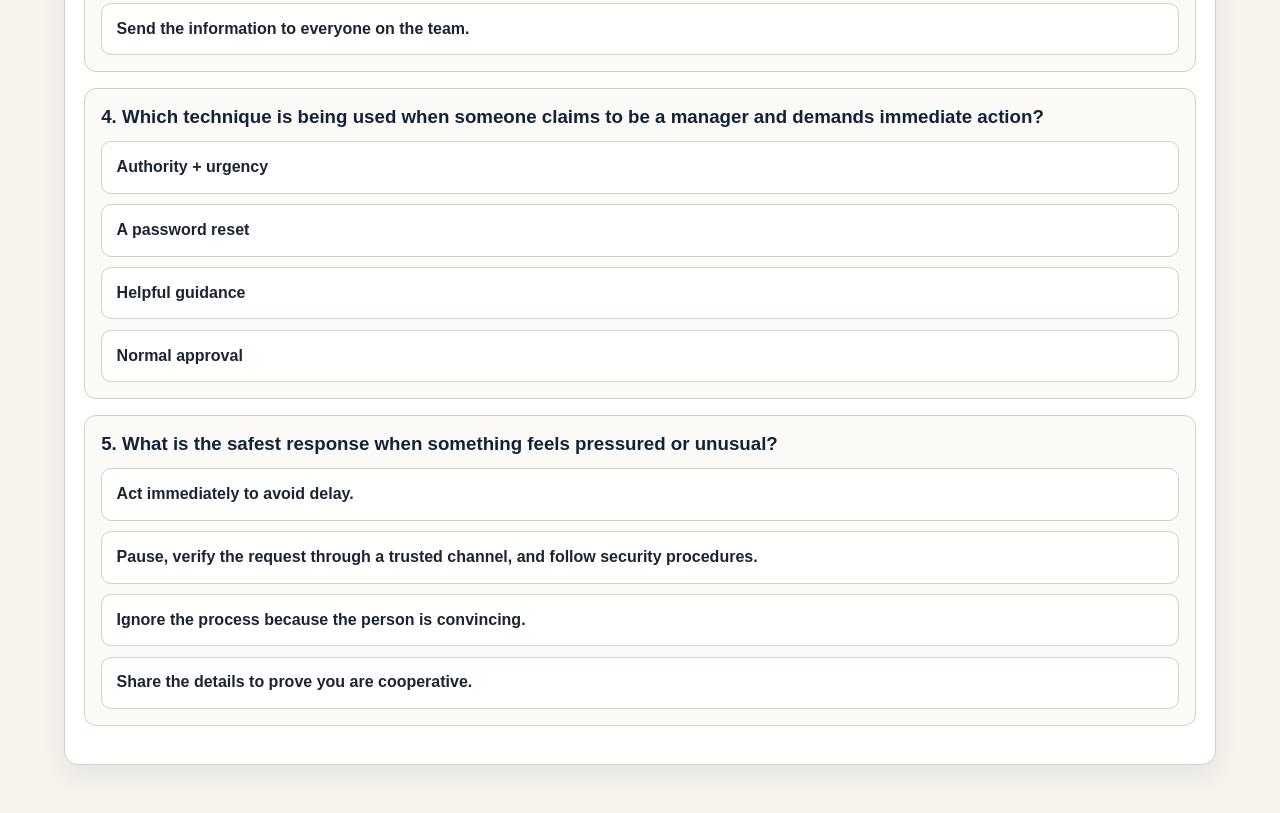
<file: Desktop/scorm course/CyberMonth-Beginner-SCORM/modules/module04/index.html>
<!DOCTYPE html>
<html lang="en">
<head>
  <meta charset="utf-8">
  <meta name="viewport" content="width=device-width, initial-scale=1">
  <title>Module 04 — Social Engineering</title>
  <link rel="stylesheet" href="../../css/style.css">
</head>
<body>
  <main class="module-lesson">
    <header class="lesson-header">
      <p class="eyebrow">Cyber Month Ethiopia</p>
      <h1>04 — Social Engineering</h1>
      <p class="lesson-lead">
        Social engineering is the use of deception and manipulation to influence how people think, feel, and act online or in person. It is a human-centered attack method that often tricks people into sharing information, changing settings, or bypassing normal security steps.
      </p>
    </header>

    <nav class="lesson-nav" aria-label="Module section navigation">
      <a href="#welcome">Welcome</a>
      <a href="#what-is-social-engineering">What Is It?</a>
      <a href="#impersonation">Impersonation</a>
      <a href="#urgency-pressure">Urgency</a>
      <a href="#emotional-pressure">Emotional Pressure</a>
      <a href="#verification">Verification</a>
      <a href="#simulation">Simulation</a>
      <a href="#spot-the-manipulation">Spot the Manipulation</a>
      <a href="#checklist">Safe Response</a>
      <a href="#takeaways">Takeaways</a>
      <a href="#knowledge-check">Knowledge Check</a>
    </nav>

    <section id="welcome" class="lesson-panel" aria-labelledby="welcome-heading">
      <h2 id="welcome-heading">Welcome</h2>
      <p>
        Cybersecurity is not only about technology. People are often the first target in an attack. Attackers may try to manipulate someone into revealing information, clicking a dangerous link, changing a setting, transferring money, or ignoring a security process.
      </p>
      <p>
        The best defense is simple: STOP, THINK, and VERIFY before acting. A safe response is based on evidence, not pressure.
      </p>
      <div class="scenario">
        <h3>Core idea</h3>
        <p class="scenario-message">STOP → THINK → VERIFY</p>
        <p>When a message creates pressure, urgency, fear, or excitement, pause and confirm before acting.</p>
      </div>
    </section>

    <section id="what-is-social-engineering" class="lesson-panel" aria-labelledby="what-is-heading">
      <h2 id="what-is-heading">What Is Social Engineering?</h2>
      <p>
        Social engineering is the use of deception or psychological manipulation to influence a person’s behavior. It is designed to make someone trust a request, act quickly, or ignore normal safety steps.
      </p>
      <div class="info-grid">
        <article class="info-box">
          <div class="card-icon" aria-hidden="true">👑</div>
          <h3>Authority</h3>
          <p>Someone claims to be in charge, senior, or official, and expects the learner to follow without question.</p>
        </article>

        <article class="info-box">
          <div class="card-icon" aria-hidden="true">⏱️</div>
          <h3>Urgency</h3>
          <p>Someone says the request must be handled immediately, which can make people rush instead of verifying.</p>
        </article>

        <article class="info-box">
          <div class="card-icon" aria-hidden="true">😟</div>
          <h3>Fear</h3>
          <p>Messages may try to create worry or panic so the person acts before thinking clearly.</p>
        </article>

        <article class="info-box">
          <div class="card-icon" aria-hidden="true">🎁</div>
          <h3>Reward</h3>
          <p>Attackers may promise a prize, benefit, or shortcut to make someone act without checking.</p>
        </article>

        <article class="info-box">
          <div class="card-icon" aria-hidden="true">🤝</div>
          <h3>Helpfulness</h3>
          <p>Someone may appear helpful or friendly, encouraging a quick action that breaks normal rules.</p>
        </article>

        <article class="info-box">
          <div class="card-icon" aria-hidden="true">🕵️</div>
          <h3>Curiosity</h3>
          <p>Attackers may create a sense of interest or mystery to push a person to click or investigate.</p>
        </article>
      </div>
    </section>

    <section id="impersonation" class="lesson-panel" aria-labelledby="impersonation-heading">
      <h2 id="impersonation-heading">Impersonation</h2>
      <p>
        Impersonation is when someone pretends to be a person, team, or organization that seems trustworthy. A person claiming to have authority does not automatically make the request legitimate.
      </p>

      <div class="scenario">
        <h3>Fictional example</h3>
        <p class="scenario-message">A person calls and says, “I am from the IT office. I need your password to fix your account right away.”</p>
        <p>A safe response is to ask for a trusted contact method, verify the identity independently, and never share credentials because someone sounds official.</p>
      </div>

      <ul class="warning-list">
        <li>Someone may claim to be an IT employee, manager, support person, or delivery agent.</li>
        <li>Authority can be faked or mistaken.</li>
        <li>Trust must be confirmed, not assumed.</li>
        <li>Safe communication uses a known or approved method.</li>
      </ul>
    </section>

    <section id="urgency-pressure" class="lesson-panel" aria-labelledby="urgency-heading">
      <h2 id="urgency-heading">Urgency and Pressure</h2>
      <p>
        Attackers often create urgency to discourage careful thinking. The goal is to make the person act before verifying. Urgency is a reason to slow down, not to skip checks.
      </p>
      <ul class="warning-list">
        <li>“Act immediately.”</li>
        <li>“Your account will be disabled.”</li>
        <li>“This must be done right now.”</li>
        <li>“Do not tell anyone.”</li>
        <li>“You have only a few minutes.”</li>
      </ul>
      <div class="scenario">
        <h3>Safe response</h3>
        <p class="scenario-message">When a message creates pressure, stop and verify the request before taking any action.</p>
      </div>
    </section>

    <section id="emotional-pressure" class="lesson-panel" aria-labelledby="emotional-pressure-heading">
      <h2 id="emotional-pressure-heading">Manipulation and Emotional Pressure</h2>
      <p>
        Attackers may target emotions such as fear, excitement, curiosity, sympathy, embarrassment, or pressure to help. They want the victim to act emotionally instead of thoughtfully.
      </p>

      <div class="scenario" aria-live="polite">
        <h3>Activity: Identify the emotional pressure</h3>
        <p>Choose the emotional pressure used in each example.</p>

        <div class="quiz-question" data-manipulation="1">
          <h3>Example 1: “If you do not help now, the issue will be worse tomorrow.”</h3>
          <div class="answer-list">
            <button type="button" class="choice-btn" data-correct="true">Fear</button>
            <button type="button" class="choice-btn" data-correct="false">Reward</button>
            <button type="button" class="choice-btn" data-correct="false">Authority</button>
          </div>
          <div class="quiz-feedback" aria-live="polite"></div>
        </div>

        <div class="quiz-question" data-manipulation="2">
          <h3>Example 2: “This is a once-in-a-lifetime opportunity. You must act before anyone else does.”</h3>
          <div class="answer-list">
            <button type="button" class="choice-btn" data-correct="false">Secrecy</button>
            <button type="button" class="choice-btn" data-correct="true">Reward / excitement</button>
            <button type="button" class="choice-btn" data-correct="false">Curiosity</button>
          </div>
          <div class="quiz-feedback" aria-live="polite"></div>
        </div>
      </div>
    </section>

    <section id="verification" class="lesson-panel" aria-labelledby="verification-heading">
      <h2 id="verification-heading">Verification</h2>
      <p>
        Verification is the process of checking whether a request is real before you respond. An unusual request should always be tested against trusted procedures and methods.
      </p>

      <div class="decision-flow" aria-label="Verification flow">
        <div class="flow-step">STOP</div>
        <div class="flow-arrow" aria-hidden="true">↓</div>
        <div class="flow-step">CHECK</div>
        <div class="flow-arrow" aria-hidden="true">↓</div>
        <div class="flow-step">VERIFY</div>
        <div class="flow-arrow" aria-hidden="true">↓</div>
        <div class="flow-step">ACT SAFELY</div>
      </div>

      <ul class="warning-list">
        <li>Stop before taking the requested action.</li>
        <li>Check exactly what is being requested.</li>
        <li>Verify the person’s identity through a trusted communication method.</li>
        <li>Use the organization’s approved security procedures.</li>
        <li>Follow your organization’s approved reporting procedure if something seems suspicious.</li>
      </ul>
    </section>

    <section id="simulation" class="lesson-panel" aria-labelledby="simulation-heading">
      <h2 id="simulation-heading">Social Engineering Simulation</h2>
      <p>Choose the safest action for each fictional scenario. Each response includes a reason and the manipulation technique involved.</p>

      <div class="quiz-question" data-scenario="1">
        <h3>Scenario 1 — Fake IT Support</h3>
        <p>Someone calls and says, “I am from IT. I need your password immediately to fix a problem with your account.”</p>
        <div class="answer-list">
          <button type="button" class="choice-btn" data-correct="false">Share the password so the issue can be fixed quickly.</button>
          <button type="button" class="choice-btn" data-correct="true">Do not provide the information. Verify the request through an approved contact method.</button>
        </div>
        <div class="quiz-feedback" aria-live="polite"></div>
      </div>

      <div class="quiz-question" data-scenario="2">
        <h3>Scenario 2 — Urgent Manager Request</h3>
        <p>A person claiming to be a manager asks for an unusual action immediately and says, “This cannot wait.”</p>
        <div class="answer-list">
          <button type="button" class="choice-btn" data-correct="false">Act immediately without asking questions.</button>
          <button type="button" class="choice-btn" data-correct="true">Verify the request separately before acting.</button>
        </div>
        <div class="quiz-feedback" aria-live="polite"></div>
      </div>

      <div class="quiz-question" data-scenario="3">
        <h3>Scenario 3 — Helpful Stranger</h3>
        <p>A person says, “This is harmless and only takes a minute. Please bypass the normal security check for me.”</p>
        <div class="answer-list">
          <button type="button" class="choice-btn" data-correct="true">Follow the normal security process and do not bypass procedures.</button>
          <button type="button" class="choice-btn" data-correct="false">Bend the rules because the request seems simple and helpful.</button>
        </div>
        <div class="quiz-feedback" aria-live="polite"></div>
      </div>

      <div class="quiz-question" data-scenario="4">
        <h3>Scenario 4 — Prize Reward</h3>
        <p>A message says, “You have won a reward. Provide your information now to claim it.”</p>
        <div class="answer-list">
          <button type="button" class="choice-btn" data-correct="true">Do not provide information without verifying the offer independently.</button>
          <button type="button" class="choice-btn" data-correct="false">Share the information because the reward sounds genuine.</button>
        </div>
        <div class="quiz-feedback" aria-live="polite"></div>
      </div>

      <div class="quiz-question" data-scenario="5">
        <h3>Scenario 5 — Confidential Request</h3>
        <p>A person asks you not to tell anyone and requests sensitive information immediately.</p>
        <div class="answer-list">
          <button type="button" class="choice-btn" data-correct="false">Share the information to show trust and help.</button>
          <button type="button" class="choice-btn" data-correct="true">Stop, verify the identity, and use a trusted method before responding.</button>
        </div>
        <div class="quiz-feedback" aria-live="polite"></div>
      </div>
    </section>

    <section id="spot-the-manipulation" class="lesson-panel" aria-labelledby="spot-manipulation-heading">
      <h2 id="spot-manipulation-heading">Spot the Manipulation</h2>
      <p>Choose the technique being used in each statement.</p>

      <div class="quiz-question" data-technique="1">
        <h3>“This is urgent. You must act today or you risk losing access.”</h3>
        <div class="answer-list">
          <button type="button" class="choice-btn" data-correct="true">Urgency</button>
          <button type="button" class="choice-btn" data-correct="false">Authority</button>
          <button type="button" class="choice-btn" data-correct="false">Reward</button>
        </div>
        <div class="quiz-feedback" aria-live="polite"></div>
      </div>

      <div class="quiz-question" data-technique="2">
        <h3>“I am the manager on duty, and I need this done immediately.”</h3>
        <div class="answer-list">
          <button type="button" class="choice-btn" data-correct="false">Fear</button>
          <button type="button" class="choice-btn" data-correct="true">Authority</button>
          <button type="button" class="choice-btn" data-correct="false">Secrecy</button>
        </div>
        <div class="quiz-feedback" aria-live="polite"></div>
      </div>

      <div class="quiz-question" data-technique="3">
        <h3>“Do not tell anyone about this. It is confidential.”</h3>
        <div class="answer-list">
          <button type="button" class="choice-btn" data-correct="false">Curiosity</button>
          <button type="button" class="choice-btn" data-correct="true">Secrecy</button>
          <button type="button" class="choice-btn" data-correct="false">Reward</button>
        </div>
        <div class="quiz-feedback" aria-live="polite"></div>
      </div>
    </section>

    <section id="checklist" class="lesson-panel" aria-labelledby="checklist-heading">
      <h2 id="checklist-heading">Safe Response Checklist</h2>
      <ul class="takeaways-list">
        <li>[ ] Stop</li>
        <li>[ ] Think</li>
        <li>[ ] Check the request</li>
        <li>[ ] Verify identity</li>
        <li>[ ] Use a trusted communication channel</li>
        <li>[ ] Follow security procedures</li>
        <li>[ ] Report suspicious activity if appropriate</li>
      </ul>
      <p>When something feels unusual or pressured, slow down and verify before acting.</p>
    </section>

    <section id="takeaways" class="lesson-panel" aria-labelledby="takeaways-heading">
      <h2 id="takeaways-heading">Key Takeaways</h2>
      <ul class="takeaways-list">
        <li>Authority can be faked.</li>
        <li>Urgency should not override security procedures.</li>
        <li>Emotional pressure can influence decisions.</li>
        <li>Never skip verification because someone sounds convincing.</li>
        <li>Verify unusual requests independently.</li>
        <li>Do not share sensitive information just because someone asks.</li>
        <li>When in doubt, stop and verify.</li>
      </ul>
    </section>

    <section id="knowledge-check" class="lesson-panel" aria-labelledby="quiz-heading">
      <h2 id="quiz-heading">Module Knowledge Check</h2>
      <p>Select the best answer. You need at least 80% to pass Module 04.</p>

      <div class="quiz-question" data-question="1" data-lock="false">
        <h3>1. What is social engineering?</h3>
        <div class="answer-list">
          <button type="button" class="answer-btn" data-correct="true">The use of manipulation or deception to influence a person’s behavior.</button>
          <button type="button" class="answer-btn" data-correct="false">A technical setting for network security.</button>
          <button type="button" class="answer-btn" data-correct="false">A secure way to verify password changes.</button>
          <button type="button" class="answer-btn" data-correct="false">A backup method for system recovery.</button>
        </div>
        <div class="quiz-feedback" aria-live="polite"></div>
      </div>

      <div class="quiz-question" data-question="2" data-lock="false">
        <h3>2. Why is urgency risky?</h3>
        <div class="answer-list">
          <button type="button" class="answer-btn" data-correct="false">It makes every request look more official.</button>
          <button type="button" class="answer-btn" data-correct="true">It encourages rushed decisions and can bypass careful verification.</button>
          <button type="button" class="answer-btn" data-correct="false">It guarantees that the request is safe.</button>
          <button type="button" class="answer-btn" data-correct="false">It proves the person is trustworthy.</button>
        </div>
        <div class="quiz-feedback" aria-live="polite"></div>
      </div>

      <div class="quiz-question" data-question="3" data-lock="false">
        <h3>3. What is the best response to an unexpected request for sensitive information?</h3>
        <div class="answer-list">
          <button type="button" class="answer-btn" data-correct="false">Share it immediately to be helpful.</button>
          <button type="button" class="answer-btn" data-correct="true">Stop, check the request, and verify the identity through a trusted method.</button>
          <button type="button" class="answer-btn" data-correct="false">Reply only if the request sounds urgent.</button>
          <button type="button" class="answer-btn" data-correct="false">Send the information to everyone on the team.</button>
        </div>
        <div class="quiz-feedback" aria-live="polite"></div>
      </div>

      <div class="quiz-question" data-question="4" data-lock="false">
        <h3>4. Which technique is being used when someone claims to be a manager and demands immediate action?</h3>
        <div class="answer-list">
          <button type="button" class="answer-btn" data-correct="true">Authority + urgency</button>
          <button type="button" class="answer-btn" data-correct="false">A password reset</button>
          <button type="button" class="answer-btn" data-correct="false">Helpful guidance</button>
          <button type="button" class="answer-btn" data-correct="false">Normal approval</button>
        </div>
        <div class="quiz-feedback" aria-live="polite"></div>
      </div>

      <div class="quiz-question" data-question="5" data-lock="false">
        <h3>5. What is the safest response when something feels pressured or unusual?</h3>
        <div class="answer-list">
          <button type="button" class="answer-btn" data-correct="false">Act immediately to avoid delay.</button>
          <button type="button" class="answer-btn" data-correct="true">Pause, verify the request through a trusted channel, and follow security procedures.</button>
          <button type="button" class="answer-btn" data-correct="false">Ignore the process because the person is convincing.</button>
          <button type="button" class="answer-btn" data-correct="false">Share the details to prove you are cooperative.</button>
        </div>
        <div class="quiz-feedback" aria-live="polite"></div>
      </div>

      <div id="quiz-summary" class="quiz-summary" hidden></div>
      <div class="quiz-actions">
        <button id="retry-quiz" type="button" class="btn btn--secondary" hidden>Retry knowledge check</button>
      </div>
    </section>
  </main>

  <script>
    (function () {
      'use strict';

      function getScorm() {
        if (window.parent && window.parent.SCORM) {
          return window.parent.SCORM;
        }
        return window.SCORM || null;
      }

      function getModuleCompleteHook() {
        if (window.parent && window.parent.Course && typeof window.parent.Course.markModuleComplete === 'function') {
          return window.parent.Course.markModuleComplete;
        }
        return null;
      }

      function bindTogglePanels() {
        var toggles = Array.prototype.slice.call(document.querySelectorAll('.triad-toggle'));
        toggles.forEach(function (toggle) {
          toggle.addEventListener('click', function () {
            var panelId = toggle.getAttribute('aria-controls');
            var panel = document.getElementById(panelId);
            var expanded = toggle.getAttribute('aria-expanded') === 'true';
            toggle.setAttribute('aria-expanded', String(!expanded));
            toggle.textContent = expanded ? 'Show explanation' : 'Hide explanation';
            if (panel) {
              panel.hidden = expanded;
            }
          });
        });
      }

      function bindChoiceActivities() {
        var cards = Array.prototype.slice.call(document.querySelectorAll('.quiz-question[data-scenario], .quiz-question[data-manipulation], .quiz-question[data-technique]'));
        cards.forEach(function (card) {
          var buttons = card.querySelectorAll('.choice-btn');
          var feedback = card.querySelector('.quiz-feedback');
          buttons.forEach(function (button) {
            button.addEventListener('click', function () {
              var isCorrect = button.getAttribute('data-correct') === 'true';
              buttons.forEach(function (item) {
                item.disabled = true;
                item.classList.remove('is-correct', 'is-wrong');
                if (item.getAttribute('data-correct') === 'true') {
                  item.classList.add('is-correct');
                } else if (item === button) {
                  item.classList.add('is-wrong');
                }
              });

              feedback.classList.remove('is-correct', 'is-wrong');
              feedback.classList.add(isCorrect ? 'is-correct' : 'is-wrong');
              feedback.classList.add('is-visible');
              feedback.textContent = isCorrect
                ? 'Correct. This is the safer and more secure decision because it avoids pressure and verifies before acting.'
                : 'Not quite. Social engineering often relies on pressure, authority, or emotional manipulation. The safer choice is to stop and verify.';
            });
          });
        });
      }

      var questionCards = Array.prototype.slice.call(document.querySelectorAll('.quiz-question[data-question]'));
      var summaryBox = document.getElementById('quiz-summary');
      var retryButton = document.getElementById('retry-quiz');
      var totalQuestions = questionCards.length;
      var answeredCount = 0;
      var correctCount = 0;

      function resetQuestion(card) {
        var buttons = card.querySelectorAll('.answer-btn');
        var feedback = card.querySelector('.quiz-feedback');
        card.setAttribute('data-lock', 'false');
        buttons.forEach(function (button) {
          button.disabled = false;
          button.classList.remove('is-correct', 'is-wrong');
        });
        if (feedback) {
          feedback.classList.remove('is-visible', 'is-correct', 'is-wrong');
          feedback.textContent = '';
        }
      }

      function finishQuiz() {
        var score = Math.round((correctCount / totalQuestions) * 100);
        summaryBox.hidden = false;
        summaryBox.className = 'quiz-summary';

        if (score >= 80) {
          summaryBox.classList.add('quiz-summary--pass');
          summaryBox.innerHTML = '<h3>Excellent work!</h3><p>You scored ' + score + '%.</p><p>Module 04 is completed.</p>';
          retryButton.hidden = true;

          var moduleComplete = getModuleCompleteHook();
          if (typeof moduleComplete === 'function') {
            moduleComplete.call(window.parent.Course, 'module04');
          }

          var scorm = getScorm();
          if (scorm && typeof scorm.setValue === 'function' && scorm.CMI) {
            scorm.setValue(scorm.CMI.LESSON_STATUS, 'completed');
            scorm.setValue(scorm.CMI.SUSPEND_DATA, JSON.stringify({ currentId: 'module04', statuses: { module04: 'completed' } }));
            scorm.commit();
          }
        } else {
          summaryBox.classList.add('quiz-summary--fail');
          summaryBox.innerHTML = '<h3>Nice effort.</h3><p>You scored ' + score + '%.</p><p>You need at least 80% to pass Module 04. Please try again.</p>';
          retryButton.hidden = false;
        }
      }

      function resetQuiz() {
        answeredCount = 0;
        correctCount = 0;
        summaryBox.hidden = true;
        summaryBox.textContent = '';
        retryButton.hidden = true;
        questionCards.forEach(function (card) {
          resetQuestion(card);
        });
      }

      function bindQuestionCards() {
        questionCards.forEach(function (card) {
          if (card.dataset.bound === 'true') {
            return;
          }
          card.dataset.bound = 'true';
          card.querySelectorAll('.answer-btn').forEach(function (button) {
            button.addEventListener('click', function () {
              var isCorrect;
              var feedback = card.querySelector('.quiz-feedback');
              if (card.getAttribute('data-lock') === 'true') {
                return;
              }

              isCorrect = button.getAttribute('data-correct') === 'true';
              card.querySelectorAll('.answer-btn').forEach(function (item) {
                item.disabled = true;
                item.classList.remove('is-correct', 'is-wrong');
                if (item.getAttribute('data-correct') === 'true') {
                  item.classList.add('is-correct');
                }
              });

              card.setAttribute('data-lock', 'true');

              if (isCorrect) {
                correctCount += 1;
                feedback.classList.add('is-correct', 'is-visible');
                feedback.textContent = 'Correct. That is the safest and most accurate answer.';
              } else {
                feedback.classList.add('is-wrong', 'is-visible');
                feedback.textContent = 'Not quite. The best answer is the safer and more accurate choice based on the lesson.';
              }

              answeredCount += 1;
              if (answeredCount === totalQuestions) {
                finishQuiz();
              }
            });
          });
        });
      }

      bindTogglePanels();
      bindChoiceActivities();
      bindQuestionCards();
      retryButton.addEventListener('click', resetQuiz);
    }());
  </script>
</body>
</html>
</file>
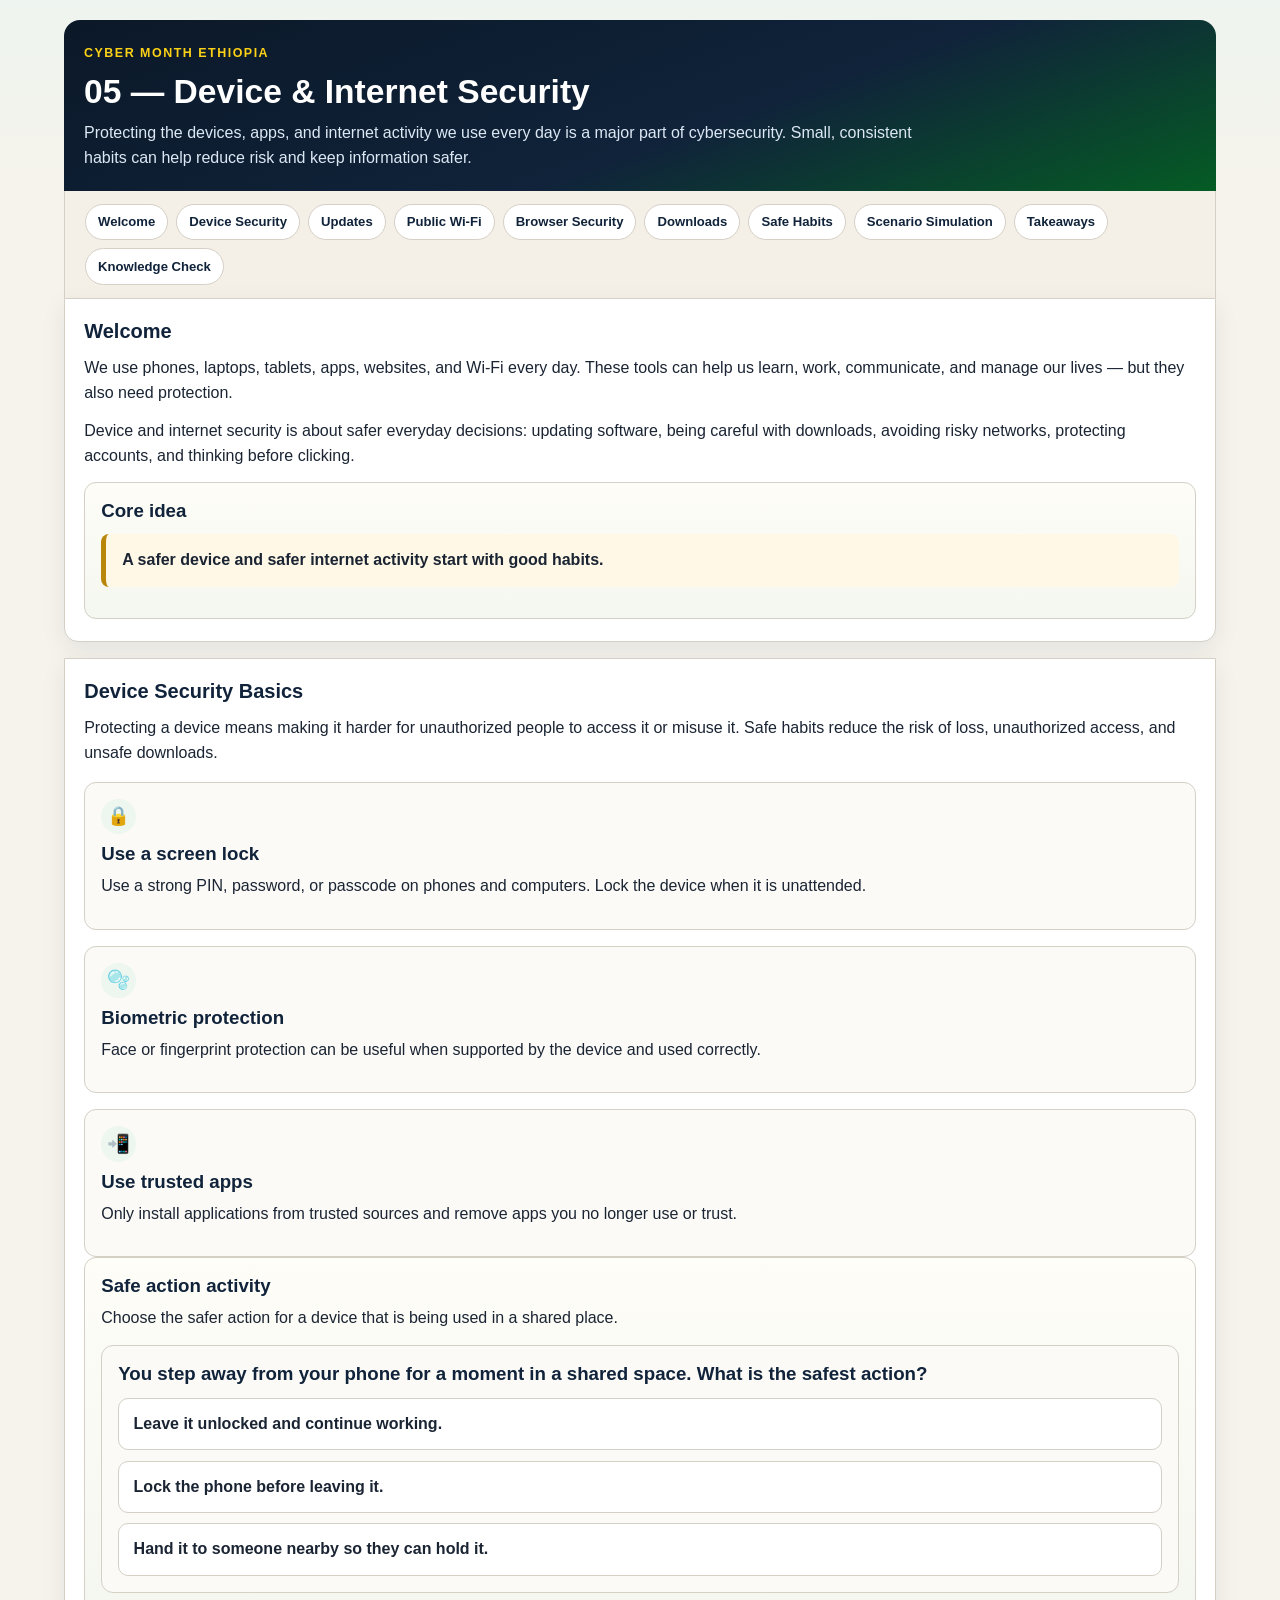
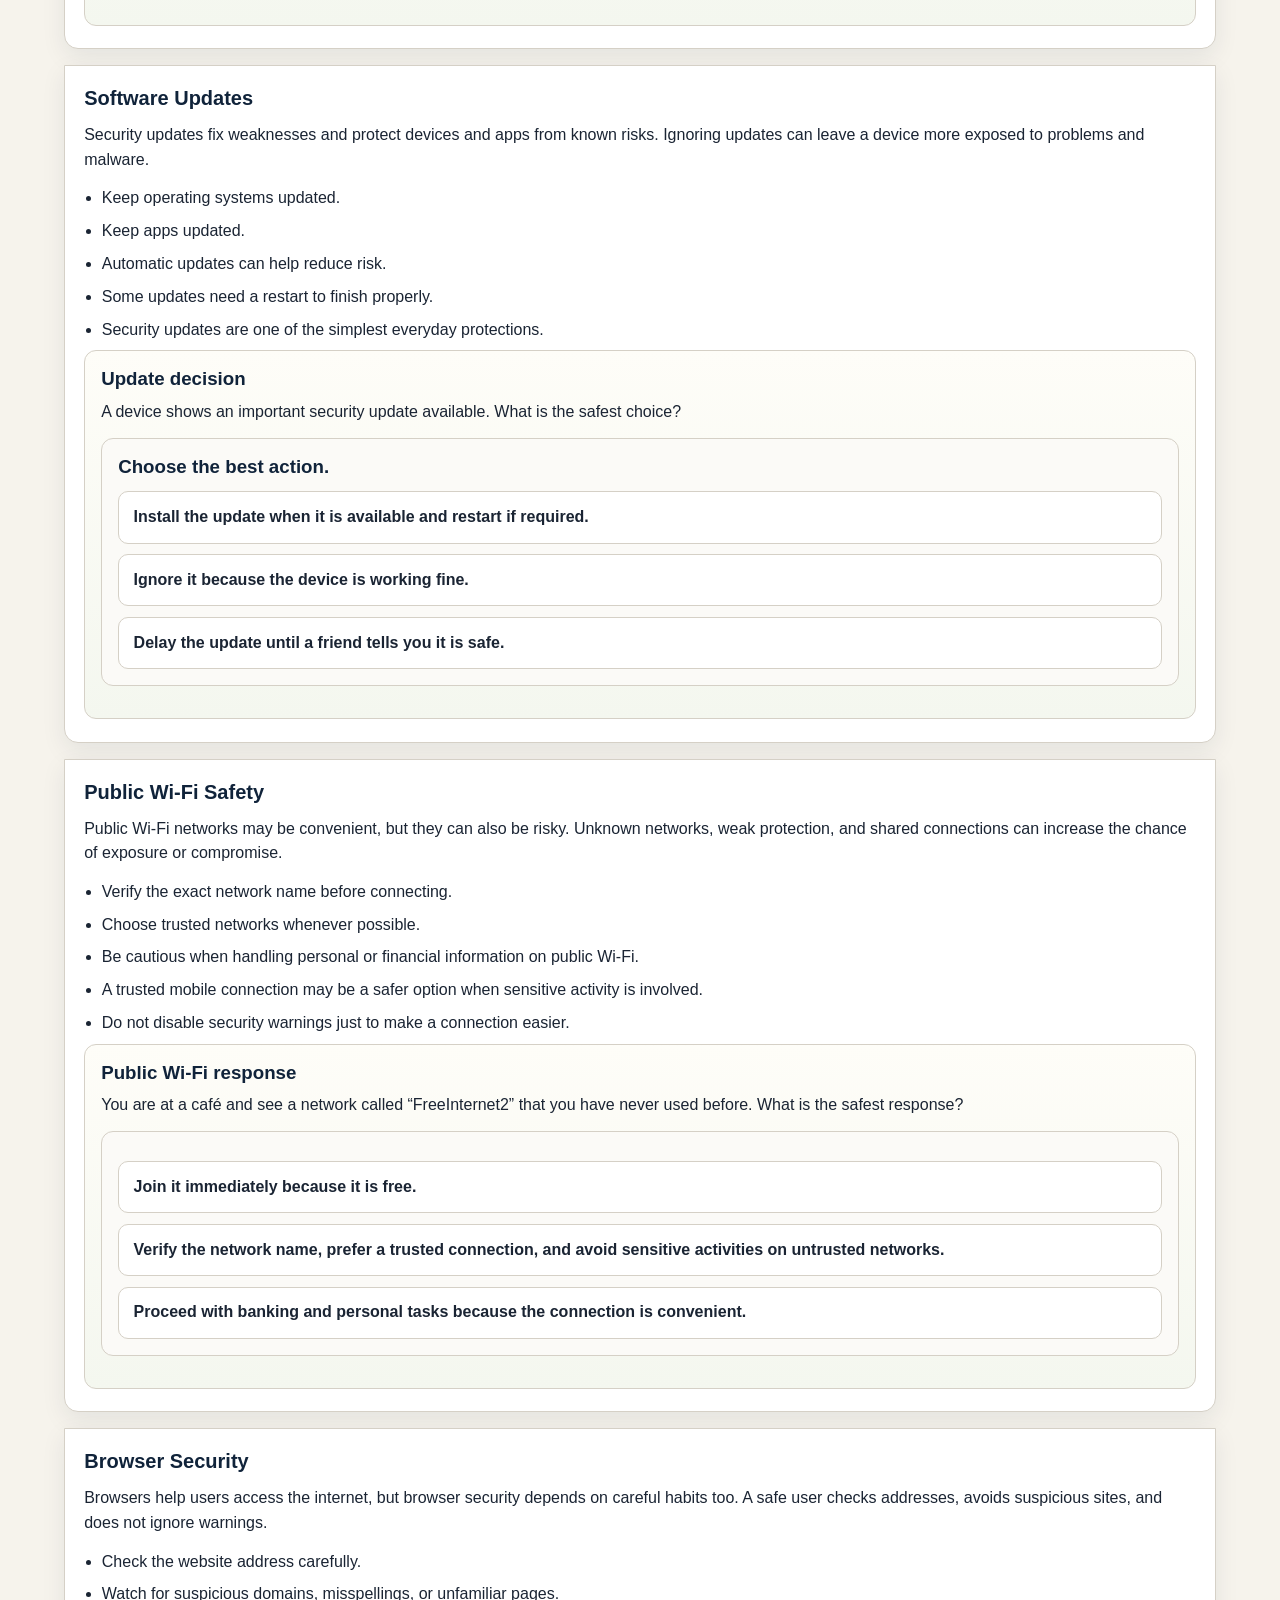
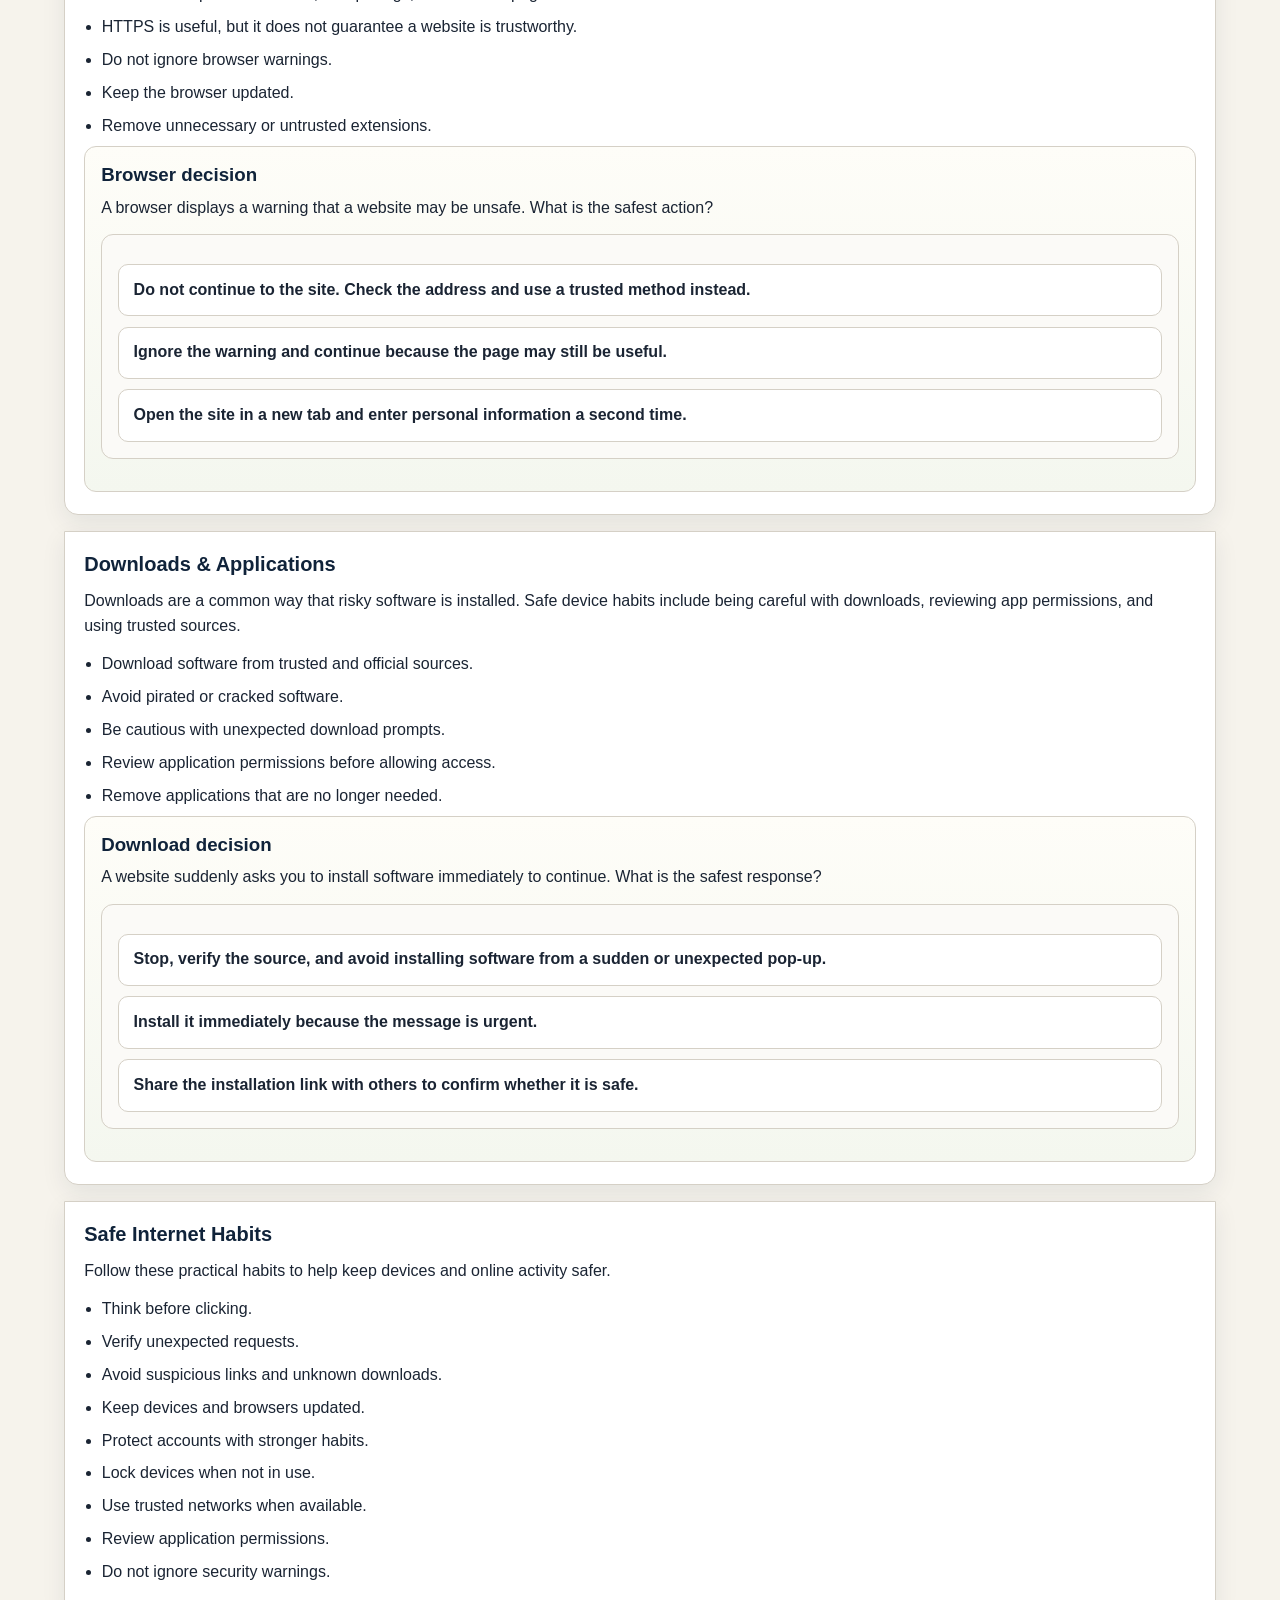
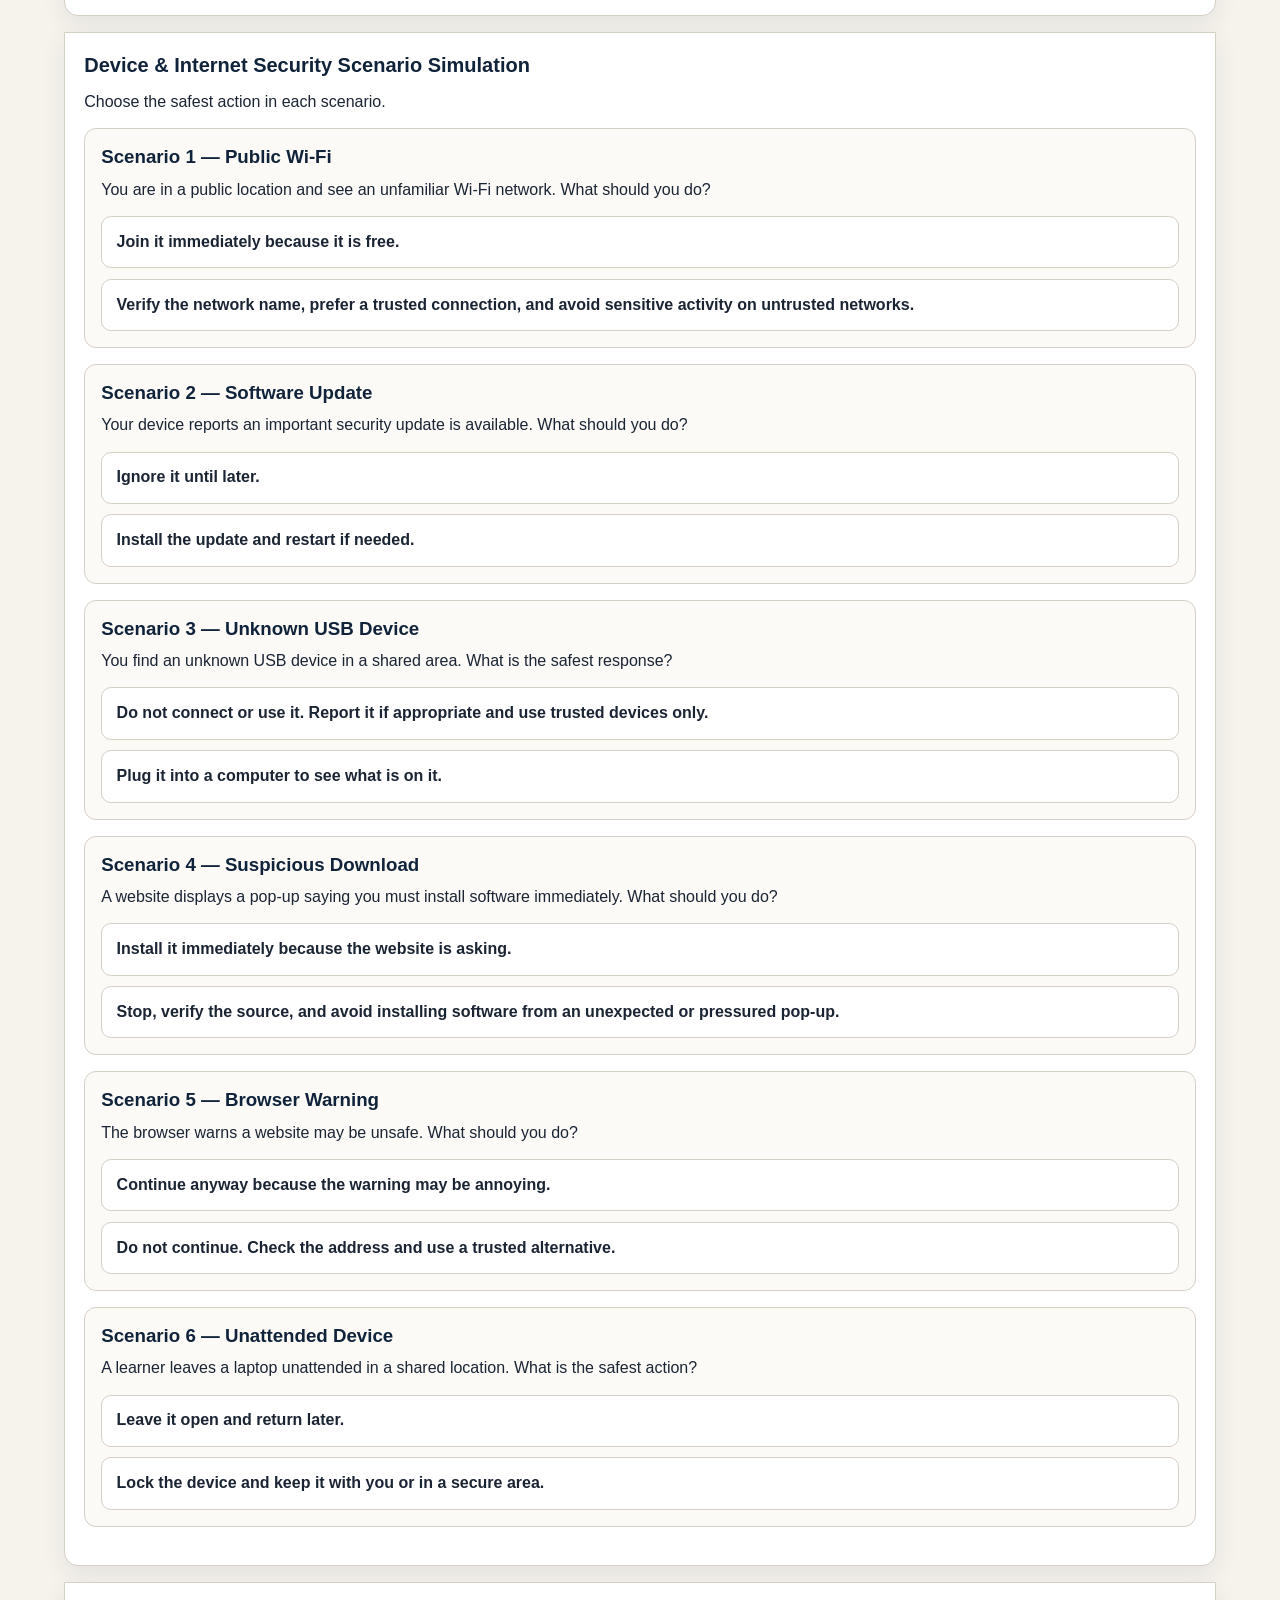
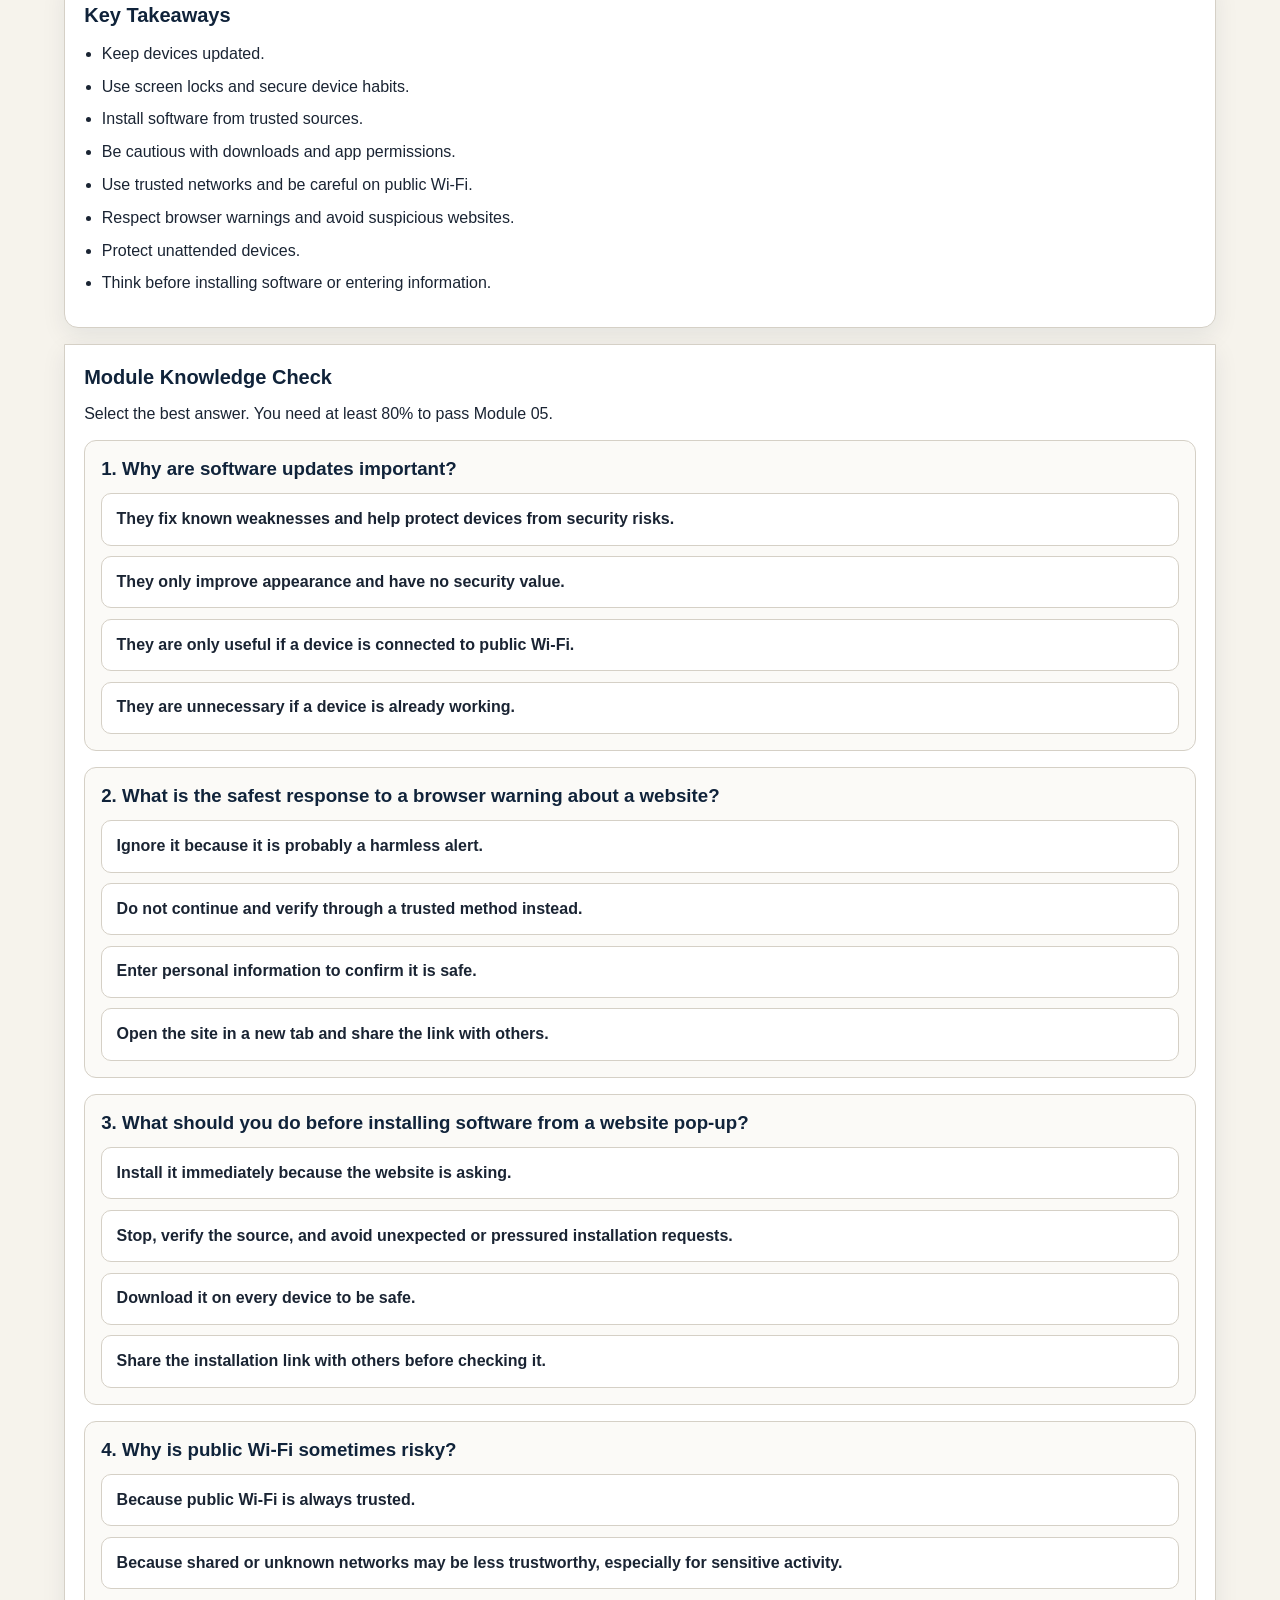
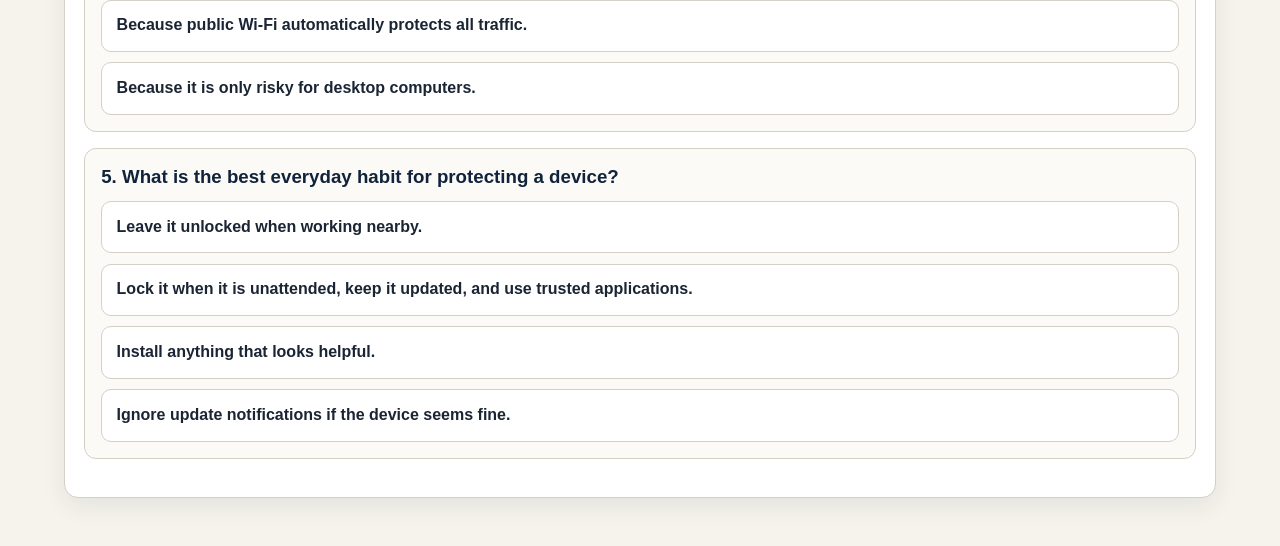
<file: Desktop/scorm course/CyberMonth-Beginner-SCORM/modules/module05/index.html>
<!DOCTYPE html>
<html lang="en">
<head>
  <meta charset="utf-8">
  <meta name="viewport" content="width=device-width, initial-scale=1">
  <title>Module 05 — Device & Internet Security</title>
  <link rel="stylesheet" href="../../css/style.css">
</head>
<body>
  <main class="module-lesson">
    <header class="lesson-header">
      <p class="eyebrow">Cyber Month Ethiopia</p>
      <h1>05 — Device &amp; Internet Security</h1>
      <p class="lesson-lead">
        Protecting the devices, apps, and internet activity we use every day is a major part of cybersecurity. Small, consistent habits can help reduce risk and keep information safer.
      </p>
    </header>

    <nav class="lesson-nav" aria-label="Module section navigation">
      <a href="#welcome">Welcome</a>
      <a href="#device-security">Device Security</a>
      <a href="#software-updates">Updates</a>
      <a href="#public-wifi">Public Wi-Fi</a>
      <a href="#browser-security">Browser Security</a>
      <a href="#downloads">Downloads</a>
      <a href="#safe-habits">Safe Habits</a>
      <a href="#simulation">Scenario Simulation</a>
      <a href="#takeaways">Takeaways</a>
      <a href="#knowledge-check">Knowledge Check</a>
    </nav>

    <section id="welcome" class="lesson-panel" aria-labelledby="welcome-heading">
      <h2 id="welcome-heading">Welcome</h2>
      <p>
        We use phones, laptops, tablets, apps, websites, and Wi-Fi every day. These tools can help us learn, work, communicate, and manage our lives — but they also need protection.
      </p>
      <p>
        Device and internet security is about safer everyday decisions: updating software, being careful with downloads, avoiding risky networks, protecting accounts, and thinking before clicking.
      </p>
      <div class="scenario">
        <h3>Core idea</h3>
        <p class="scenario-message">A safer device and safer internet activity start with good habits.</p>
      </div>
    </section>

    <section id="device-security" class="lesson-panel" aria-labelledby="device-security-heading">
      <h2 id="device-security-heading">Device Security Basics</h2>
      <p>
        Protecting a device means making it harder for unauthorized people to access it or misuse it. Safe habits reduce the risk of loss, unauthorized access, and unsafe downloads.
      </p>
      <div class="info-grid">
        <article class="info-box">
          <div class="card-icon" aria-hidden="true">🔒</div>
          <h3>Use a screen lock</h3>
          <p>Use a strong PIN, password, or passcode on phones and computers. Lock the device when it is unattended.</p>
        </article>

        <article class="info-box">
          <div class="card-icon" aria-hidden="true">🫧</div>
          <h3>Biometric protection</h3>
          <p>Face or fingerprint protection can be useful when supported by the device and used correctly.</p>
        </article>

        <article class="info-box">
          <div class="card-icon" aria-hidden="true">📲</div>
          <h3>Use trusted apps</h3>
          <p>Only install applications from trusted sources and remove apps you no longer use or trust.</p>
        </article>
      </div>

      <div class="scenario" aria-live="polite">
        <h3>Safe action activity</h3>
        <p>Choose the safer action for a device that is being used in a shared place.</p>

        <div class="quiz-question" data-device="1">
          <h3>You step away from your phone for a moment in a shared space. What is the safest action?</h3>
          <div class="answer-list">
            <button type="button" class="choice-btn" data-correct="false">Leave it unlocked and continue working.</button>
            <button type="button" class="choice-btn" data-correct="true">Lock the phone before leaving it.</button>
            <button type="button" class="choice-btn" data-correct="false">Hand it to someone nearby so they can hold it.</button>
          </div>
          <div class="quiz-feedback" aria-live="polite"></div>
        </div>
      </div>
    </section>

    <section id="software-updates" class="lesson-panel" aria-labelledby="updates-heading">
      <h2 id="updates-heading">Software Updates</h2>
      <p>
        Security updates fix weaknesses and protect devices and apps from known risks. Ignoring updates can leave a device more exposed to problems and malware.
      </p>
      <ul class="warning-list">
        <li>Keep operating systems updated.</li>
        <li>Keep apps updated.</li>
        <li>Automatic updates can help reduce risk.</li>
        <li>Some updates need a restart to finish properly.</li>
        <li>Security updates are one of the simplest everyday protections.</li>
      </ul>

      <div class="scenario" aria-live="polite">
        <h3>Update decision</h3>
        <p>A device shows an important security update available. What is the safest choice?</p>

        <div class="quiz-question" data-update="1">
          <h3>Choose the best action.</h3>
          <div class="answer-list">
            <button type="button" class="choice-btn" data-correct="true">Install the update when it is available and restart if required.</button>
            <button type="button" class="choice-btn" data-correct="false">Ignore it because the device is working fine.</button>
            <button type="button" class="choice-btn" data-correct="false">Delay the update until a friend tells you it is safe.</button>
          </div>
          <div class="quiz-feedback" aria-live="polite"></div>
        </div>
      </div>
    </section>

    <section id="public-wifi" class="lesson-panel" aria-labelledby="wifi-heading">
      <h2 id="wifi-heading">Public Wi-Fi Safety</h2>
      <p>
        Public Wi-Fi networks may be convenient, but they can also be risky. Unknown networks, weak protection, and shared connections can increase the chance of exposure or compromise.
      </p>
      <ul class="warning-list">
        <li>Verify the exact network name before connecting.</li>
        <li>Choose trusted networks whenever possible.</li>
        <li>Be cautious when handling personal or financial information on public Wi-Fi.</li>
        <li>A trusted mobile connection may be a safer option when sensitive activity is involved.</li>
        <li>Do not disable security warnings just to make a connection easier.</li>
      </ul>

      <div class="scenario" aria-live="polite">
        <h3>Public Wi-Fi response</h3>
        <p>You are at a café and see a network called “FreeInternet2” that you have never used before. What is the safest response?</p>

        <div class="quiz-question" data-wifi="1">
          <div class="answer-list">
            <button type="button" class="choice-btn" data-correct="false">Join it immediately because it is free.</button>
            <button type="button" class="choice-btn" data-correct="true">Verify the network name, prefer a trusted connection, and avoid sensitive activities on untrusted networks.</button>
            <button type="button" class="choice-btn" data-correct="false">Proceed with banking and personal tasks because the connection is convenient.</button>
          </div>
          <div class="quiz-feedback" aria-live="polite"></div>
        </div>
      </div>
    </section>

    <section id="browser-security" class="lesson-panel" aria-labelledby="browser-heading">
      <h2 id="browser-heading">Browser Security</h2>
      <p>
        Browsers help users access the internet, but browser security depends on careful habits too. A safe user checks addresses, avoids suspicious sites, and does not ignore warnings.
      </p>
      <ul class="warning-list">
        <li>Check the website address carefully.</li>
        <li>Watch for suspicious domains, misspellings, or unfamiliar pages.</li>
        <li>HTTPS is useful, but it does not guarantee a website is trustworthy.</li>
        <li>Do not ignore browser warnings.</li>
        <li>Keep the browser updated.</li>
        <li>Remove unnecessary or untrusted extensions.</li>
      </ul>

      <div class="scenario" aria-live="polite">
        <h3>Browser decision</h3>
        <p>A browser displays a warning that a website may be unsafe. What is the safest action?</p>

        <div class="quiz-question" data-browser="1">
          <div class="answer-list">
            <button type="button" class="choice-btn" data-correct="true">Do not continue to the site. Check the address and use a trusted method instead.</button>
            <button type="button" class="choice-btn" data-correct="false">Ignore the warning and continue because the page may still be useful.</button>
            <button type="button" class="choice-btn" data-correct="false">Open the site in a new tab and enter personal information a second time.</button>
          </div>
          <div class="quiz-feedback" aria-live="polite"></div>
        </div>
      </div>
    </section>

    <section id="downloads" class="lesson-panel" aria-labelledby="downloads-heading">
      <h2 id="downloads-heading">Downloads &amp; Applications</h2>
      <p>
        Downloads are a common way that risky software is installed. Safe device habits include being careful with downloads, reviewing app permissions, and using trusted sources.
      </p>
      <ul class="warning-list">
        <li>Download software from trusted and official sources.</li>
        <li>Avoid pirated or cracked software.</li>
        <li>Be cautious with unexpected download prompts.</li>
        <li>Review application permissions before allowing access.</li>
        <li>Remove applications that are no longer needed.</li>
      </ul>

      <div class="scenario" aria-live="polite">
        <h3>Download decision</h3>
        <p>A website suddenly asks you to install software immediately to continue. What is the safest response?</p>

        <div class="quiz-question" data-download="1">
          <div class="answer-list">
            <button type="button" class="choice-btn" data-correct="true">Stop, verify the source, and avoid installing software from a sudden or unexpected pop-up.</button>
            <button type="button" class="choice-btn" data-correct="false">Install it immediately because the message is urgent.</button>
            <button type="button" class="choice-btn" data-correct="false">Share the installation link with others to confirm whether it is safe.</button>
          </div>
          <div class="quiz-feedback" aria-live="polite"></div>
        </div>
      </div>
    </section>

    <section id="safe-habits" class="lesson-panel" aria-labelledby="safe-habits-heading">
      <h2 id="safe-habits-heading">Safe Internet Habits</h2>
      <p>Follow these practical habits to help keep devices and online activity safer.</p>
      <ul class="takeaways-list">
        <li>Think before clicking.</li>
        <li>Verify unexpected requests.</li>
        <li>Avoid suspicious links and unknown downloads.</li>
        <li>Keep devices and browsers updated.</li>
        <li>Protect accounts with stronger habits.</li>
        <li>Lock devices when not in use.</li>
        <li>Use trusted networks when available.</li>
        <li>Review application permissions.</li>
        <li>Do not ignore security warnings.</li>
      </ul>
    </section>

    <section id="simulation" class="lesson-panel" aria-labelledby="simulation-heading">
      <h2 id="simulation-heading">Device &amp; Internet Security Scenario Simulation</h2>
      <p>Choose the safest action in each scenario.</p>

      <div class="quiz-question" data-scenario="1">
        <h3>Scenario 1 — Public Wi-Fi</h3>
        <p>You are in a public location and see an unfamiliar Wi-Fi network. What should you do?</p>
        <div class="answer-list">
          <button type="button" class="choice-btn" data-correct="false">Join it immediately because it is free.</button>
          <button type="button" class="choice-btn" data-correct="true">Verify the network name, prefer a trusted connection, and avoid sensitive activity on untrusted networks.</button>
        </div>
        <div class="quiz-feedback" aria-live="polite"></div>
      </div>

      <div class="quiz-question" data-scenario="2">
        <h3>Scenario 2 — Software Update</h3>
        <p>Your device reports an important security update is available. What should you do?</p>
        <div class="answer-list">
          <button type="button" class="choice-btn" data-correct="false">Ignore it until later.</button>
          <button type="button" class="choice-btn" data-correct="true">Install the update and restart if needed.</button>
        </div>
        <div class="quiz-feedback" aria-live="polite"></div>
      </div>

      <div class="quiz-question" data-scenario="3">
        <h3>Scenario 3 — Unknown USB Device</h3>
        <p>You find an unknown USB device in a shared area. What is the safest response?</p>
        <div class="answer-list">
          <button type="button" class="choice-btn" data-correct="true">Do not connect or use it. Report it if appropriate and use trusted devices only.</button>
          <button type="button" class="choice-btn" data-correct="false">Plug it into a computer to see what is on it.</button>
        </div>
        <div class="quiz-feedback" aria-live="polite"></div>
      </div>

      <div class="quiz-question" data-scenario="4">
        <h3>Scenario 4 — Suspicious Download</h3>
        <p>A website displays a pop-up saying you must install software immediately. What should you do?</p>
        <div class="answer-list">
          <button type="button" class="choice-btn" data-correct="false">Install it immediately because the website is asking.</button>
          <button type="button" class="choice-btn" data-correct="true">Stop, verify the source, and avoid installing software from an unexpected or pressured pop-up.</button>
        </div>
        <div class="quiz-feedback" aria-live="polite"></div>
      </div>

      <div class="quiz-question" data-scenario="5">
        <h3>Scenario 5 — Browser Warning</h3>
        <p>The browser warns a website may be unsafe. What should you do?</p>
        <div class="answer-list">
          <button type="button" class="choice-btn" data-correct="false">Continue anyway because the warning may be annoying.</button>
          <button type="button" class="choice-btn" data-correct="true">Do not continue. Check the address and use a trusted alternative.</button>
        </div>
        <div class="quiz-feedback" aria-live="polite"></div>
      </div>

      <div class="quiz-question" data-scenario="6">
        <h3>Scenario 6 — Unattended Device</h3>
        <p>A learner leaves a laptop unattended in a shared location. What is the safest action?</p>
        <div class="answer-list">
          <button type="button" class="choice-btn" data-correct="false">Leave it open and return later.</button>
          <button type="button" class="choice-btn" data-correct="true">Lock the device and keep it with you or in a secure area.</button>
        </div>
        <div class="quiz-feedback" aria-live="polite"></div>
      </div>
    </section>

    <section id="takeaways" class="lesson-panel" aria-labelledby="takeaways-heading">
      <h2 id="takeaways-heading">Key Takeaways</h2>
      <ul class="takeaways-list">
        <li>Keep devices updated.</li>
        <li>Use screen locks and secure device habits.</li>
        <li>Install software from trusted sources.</li>
        <li>Be cautious with downloads and app permissions.</li>
        <li>Use trusted networks and be careful on public Wi-Fi.</li>
        <li>Respect browser warnings and avoid suspicious websites.</li>
        <li>Protect unattended devices.</li>
        <li>Think before installing software or entering information.</li>
      </ul>
    </section>

    <section id="knowledge-check" class="lesson-panel" aria-labelledby="quiz-heading">
      <h2 id="quiz-heading">Module Knowledge Check</h2>
      <p>Select the best answer. You need at least 80% to pass Module 05.</p>

      <div class="quiz-question" data-question="1" data-lock="false">
        <h3>1. Why are software updates important?</h3>
        <div class="answer-list">
          <button type="button" class="answer-btn" data-correct="true">They fix known weaknesses and help protect devices from security risks.</button>
          <button type="button" class="answer-btn" data-correct="false">They only improve appearance and have no security value.</button>
          <button type="button" class="answer-btn" data-correct="false">They are only useful if a device is connected to public Wi-Fi.</button>
          <button type="button" class="answer-btn" data-correct="false">They are unnecessary if a device is already working.</button>
        </div>
        <div class="quiz-feedback" aria-live="polite"></div>
      </div>

      <div class="quiz-question" data-question="2" data-lock="false">
        <h3>2. What is the safest response to a browser warning about a website?</h3>
        <div class="answer-list">
          <button type="button" class="answer-btn" data-correct="false">Ignore it because it is probably a harmless alert.</button>
          <button type="button" class="answer-btn" data-correct="true">Do not continue and verify through a trusted method instead.</button>
          <button type="button" class="answer-btn" data-correct="false">Enter personal information to confirm it is safe.</button>
          <button type="button" class="answer-btn" data-correct="false">Open the site in a new tab and share the link with others.</button>
        </div>
        <div class="quiz-feedback" aria-live="polite"></div>
      </div>

      <div class="quiz-question" data-question="3" data-lock="false">
        <h3>3. What should you do before installing software from a website pop-up?</h3>
        <div class="answer-list">
          <button type="button" class="answer-btn" data-correct="false">Install it immediately because the website is asking.</button>
          <button type="button" class="answer-btn" data-correct="true">Stop, verify the source, and avoid unexpected or pressured installation requests.</button>
          <button type="button" class="answer-btn" data-correct="false">Download it on every device to be safe.</button>
          <button type="button" class="answer-btn" data-correct="false">Share the installation link with others before checking it.</button>
        </div>
        <div class="quiz-feedback" aria-live="polite"></div>
      </div>

      <div class="quiz-question" data-question="4" data-lock="false">
        <h3>4. Why is public Wi-Fi sometimes risky?</h3>
        <div class="answer-list">
          <button type="button" class="answer-btn" data-correct="false">Because public Wi-Fi is always trusted.</button>
          <button type="button" class="answer-btn" data-correct="true">Because shared or unknown networks may be less trustworthy, especially for sensitive activity.</button>
          <button type="button" class="answer-btn" data-correct="false">Because public Wi-Fi automatically protects all traffic.</button>
          <button type="button" class="answer-btn" data-correct="false">Because it is only risky for desktop computers.</button>
        </div>
        <div class="quiz-feedback" aria-live="polite"></div>
      </div>

      <div class="quiz-question" data-question="5" data-lock="false">
        <h3>5. What is the best everyday habit for protecting a device?</h3>
        <div class="answer-list">
          <button type="button" class="answer-btn" data-correct="false">Leave it unlocked when working nearby.</button>
          <button type="button" class="answer-btn" data-correct="true">Lock it when it is unattended, keep it updated, and use trusted applications.</button>
          <button type="button" class="answer-btn" data-correct="false">Install anything that looks helpful.</button>
          <button type="button" class="answer-btn" data-correct="false">Ignore update notifications if the device seems fine.</button>
        </div>
        <div class="quiz-feedback" aria-live="polite"></div>
      </div>

      <div id="quiz-summary" class="quiz-summary" hidden></div>
      <div class="quiz-actions">
        <button id="retry-quiz" type="button" class="btn btn--secondary" hidden>Retry knowledge check</button>
      </div>
    </section>
  </main>

  <script>
    (function () {
      'use strict';

      function getScorm() {
        if (window.parent && window.parent.SCORM) {
          return window.parent.SCORM;
        }
        return window.SCORM || null;
      }

      function getModuleCompleteHook() {
        if (window.parent && window.parent.Course && typeof window.parent.Course.markModuleComplete === 'function') {
          return window.parent.Course.markModuleComplete;
        }
        return null;
      }

      function bindChoiceActivities() {
        var cards = Array.prototype.slice.call(document.querySelectorAll('.quiz-question[data-device], .quiz-question[data-update], .quiz-question[data-wifi], .quiz-question[data-browser], .quiz-question[data-download], .quiz-question[data-scenario]'));
        cards.forEach(function (card) {
          var buttons = card.querySelectorAll('.choice-btn');
          var feedback = card.querySelector('.quiz-feedback');
          buttons.forEach(function (button) {
            button.addEventListener('click', function () {
              var isCorrect = button.getAttribute('data-correct') === 'true';
              buttons.forEach(function (item) {
                item.disabled = true;
                item.classList.remove('is-correct', 'is-wrong');
                if (item.getAttribute('data-correct') === 'true') {
                  item.classList.add('is-correct');
                } else if (item === button) {
                  item.classList.add('is-wrong');
                }
              });

              feedback.classList.remove('is-correct', 'is-wrong');
              feedback.classList.add(isCorrect ? 'is-correct' : 'is-wrong');
              feedback.classList.add('is-visible');
              feedback.textContent = isCorrect
                ? 'Correct. This is the safer and more practical decision for everyday device and internet security.'
                : 'Not quite. The safer choice is to slow down, verify, and avoid risky actions that increase exposure.';
            });
          });
        });
      }

      var questionCards = Array.prototype.slice.call(document.querySelectorAll('.quiz-question[data-question]'));
      var summaryBox = document.getElementById('quiz-summary');
      var retryButton = document.getElementById('retry-quiz');
      var totalQuestions = questionCards.length;
      var answeredCount = 0;
      var correctCount = 0;

      function resetQuestion(card) {
        var buttons = card.querySelectorAll('.answer-btn');
        var feedback = card.querySelector('.quiz-feedback');
        card.setAttribute('data-lock', 'false');
        buttons.forEach(function (button) {
          button.disabled = false;
          button.classList.remove('is-correct', 'is-wrong');
        });
        if (feedback) {
          feedback.classList.remove('is-visible', 'is-correct', 'is-wrong');
          feedback.textContent = '';
        }
      }

      function finishQuiz() {
        var score = Math.round((correctCount / totalQuestions) * 100);
        summaryBox.hidden = false;
        summaryBox.className = 'quiz-summary';

        if (score >= 80) {
          summaryBox.classList.add('quiz-summary--pass');
          summaryBox.innerHTML = '<h3>Excellent work!</h3><p>You scored ' + score + '%.</p><p>Module 05 is completed.</p>';
          retryButton.hidden = true;

          var moduleComplete = getModuleCompleteHook();
          if (typeof moduleComplete === 'function') {
            moduleComplete.call(window.parent.Course, 'module05');
          }

          var scorm = getScorm();
          if (scorm && typeof scorm.setValue === 'function' && scorm.CMI) {
            scorm.setValue(scorm.CMI.LESSON_STATUS, 'completed');
            scorm.setValue(scorm.CMI.SUSPEND_DATA, JSON.stringify({ currentId: 'module05', statuses: { module05: 'completed' } }));
            scorm.commit();
          }
        } else {
          summaryBox.classList.add('quiz-summary--fail');
          summaryBox.innerHTML = '<h3>Nice effort.</h3><p>You scored ' + score + '%.</p><p>You need at least 80% to pass Module 05. Please try again.</p>';
          retryButton.hidden = false;
        }
      }

      function resetQuiz() {
        answeredCount = 0;
        correctCount = 0;
        summaryBox.hidden = true;
        summaryBox.textContent = '';
        retryButton.hidden = true;
        questionCards.forEach(function (card) {
          resetQuestion(card);
        });
      }

      function bindQuestionCards() {
        questionCards.forEach(function (card) {
          if (card.dataset.bound === 'true') {
            return;
          }
          card.dataset.bound = 'true';
          card.querySelectorAll('.answer-btn').forEach(function (button) {
            button.addEventListener('click', function () {
              var isCorrect;
              var feedback = card.querySelector('.quiz-feedback');
              if (card.getAttribute('data-lock') === 'true') {
                return;
              }

              isCorrect = button.getAttribute('data-correct') === 'true';
              card.querySelectorAll('.answer-btn').forEach(function (item) {
                item.disabled = true;
                item.classList.remove('is-correct', 'is-wrong');
                if (item.getAttribute('data-correct') === 'true') {
                  item.classList.add('is-correct');
                }
              });

              card.setAttribute('data-lock', 'true');

              if (isCorrect) {
                correctCount += 1;
                feedback.classList.add('is-correct', 'is-visible');
                feedback.textContent = 'Correct. That is the safest and most accurate answer for everyday device and internet security.';
              } else {
                feedback.classList.add('is-wrong', 'is-visible');
                feedback.textContent = 'Not quite. The best answer is the safer and more practical choice based on the lesson.';
              }

              answeredCount += 1;
              if (answeredCount === totalQuestions) {
                finishQuiz();
              }
            });
          });
        });
      }

      bindChoiceActivities();
      bindQuestionCards();
      retryButton.addEventListener('click', resetQuiz);
    }());
  </script>
</body>
</html>
</file>
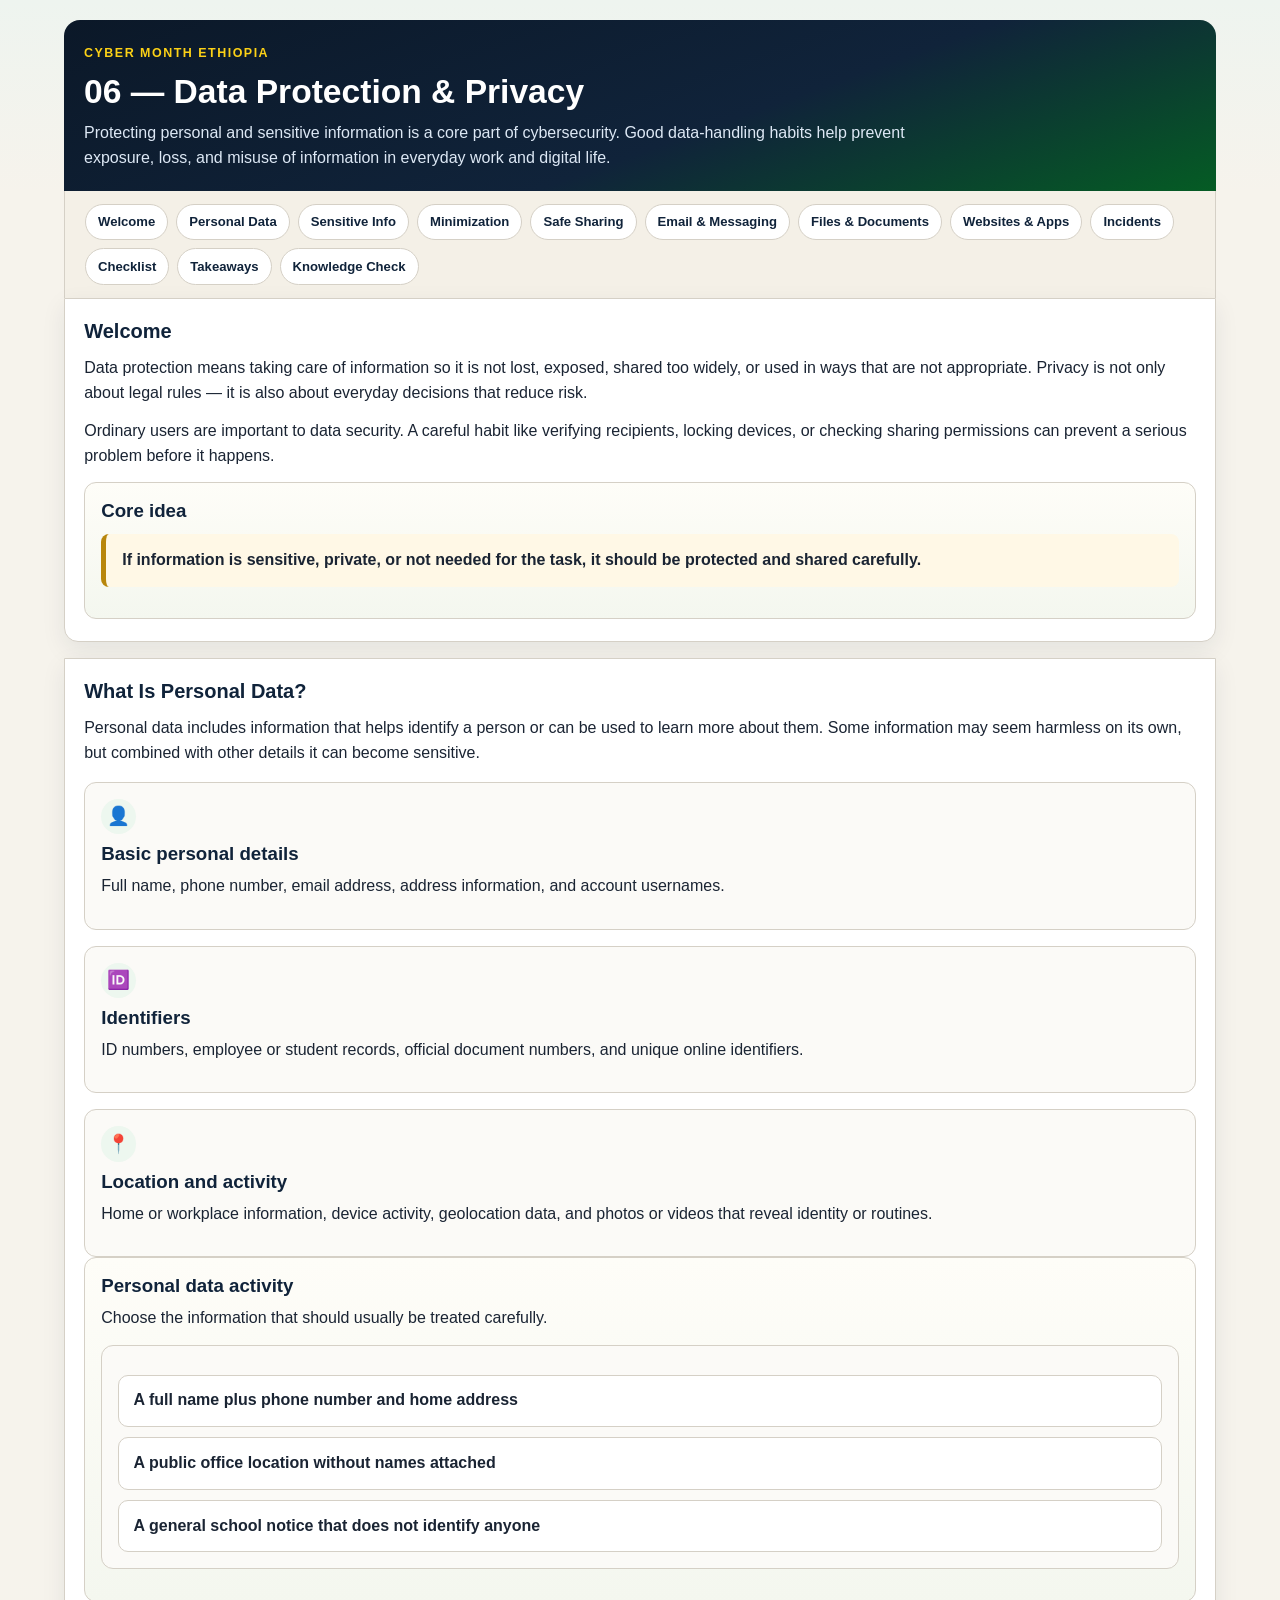
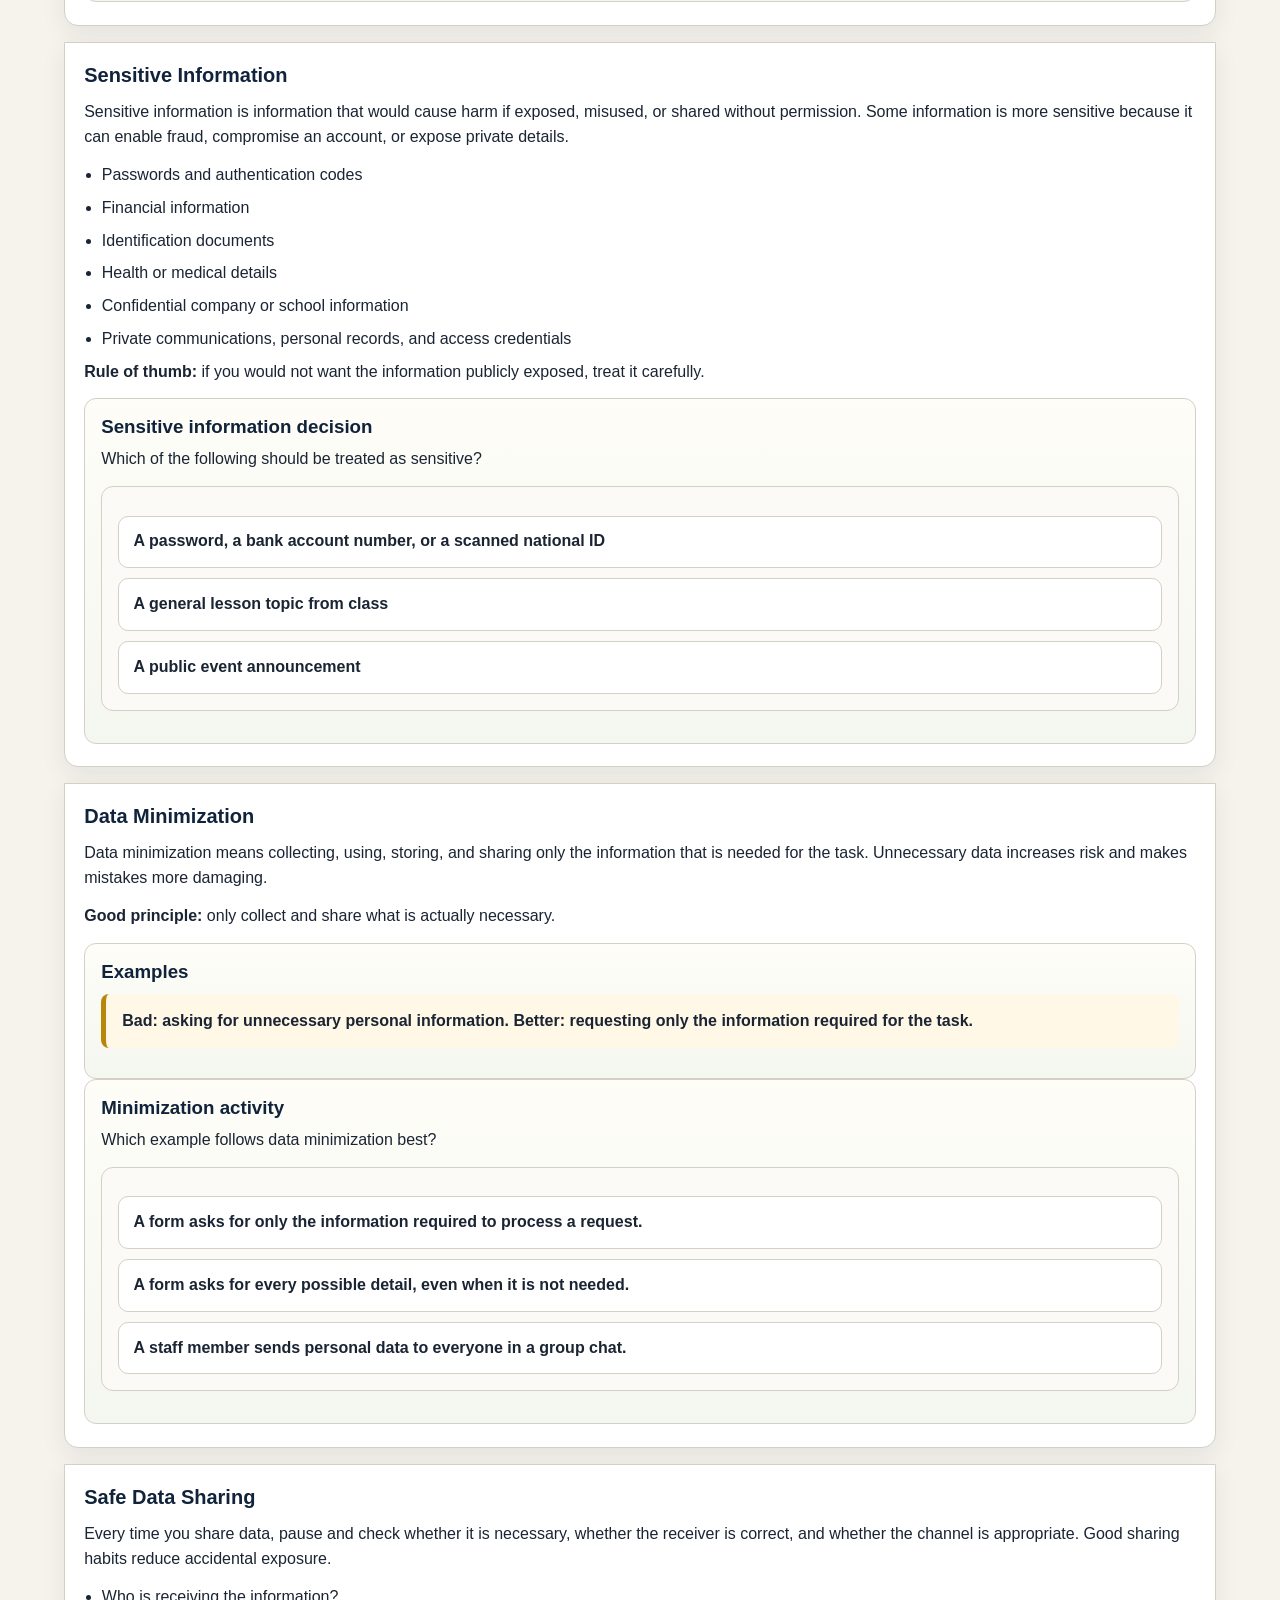
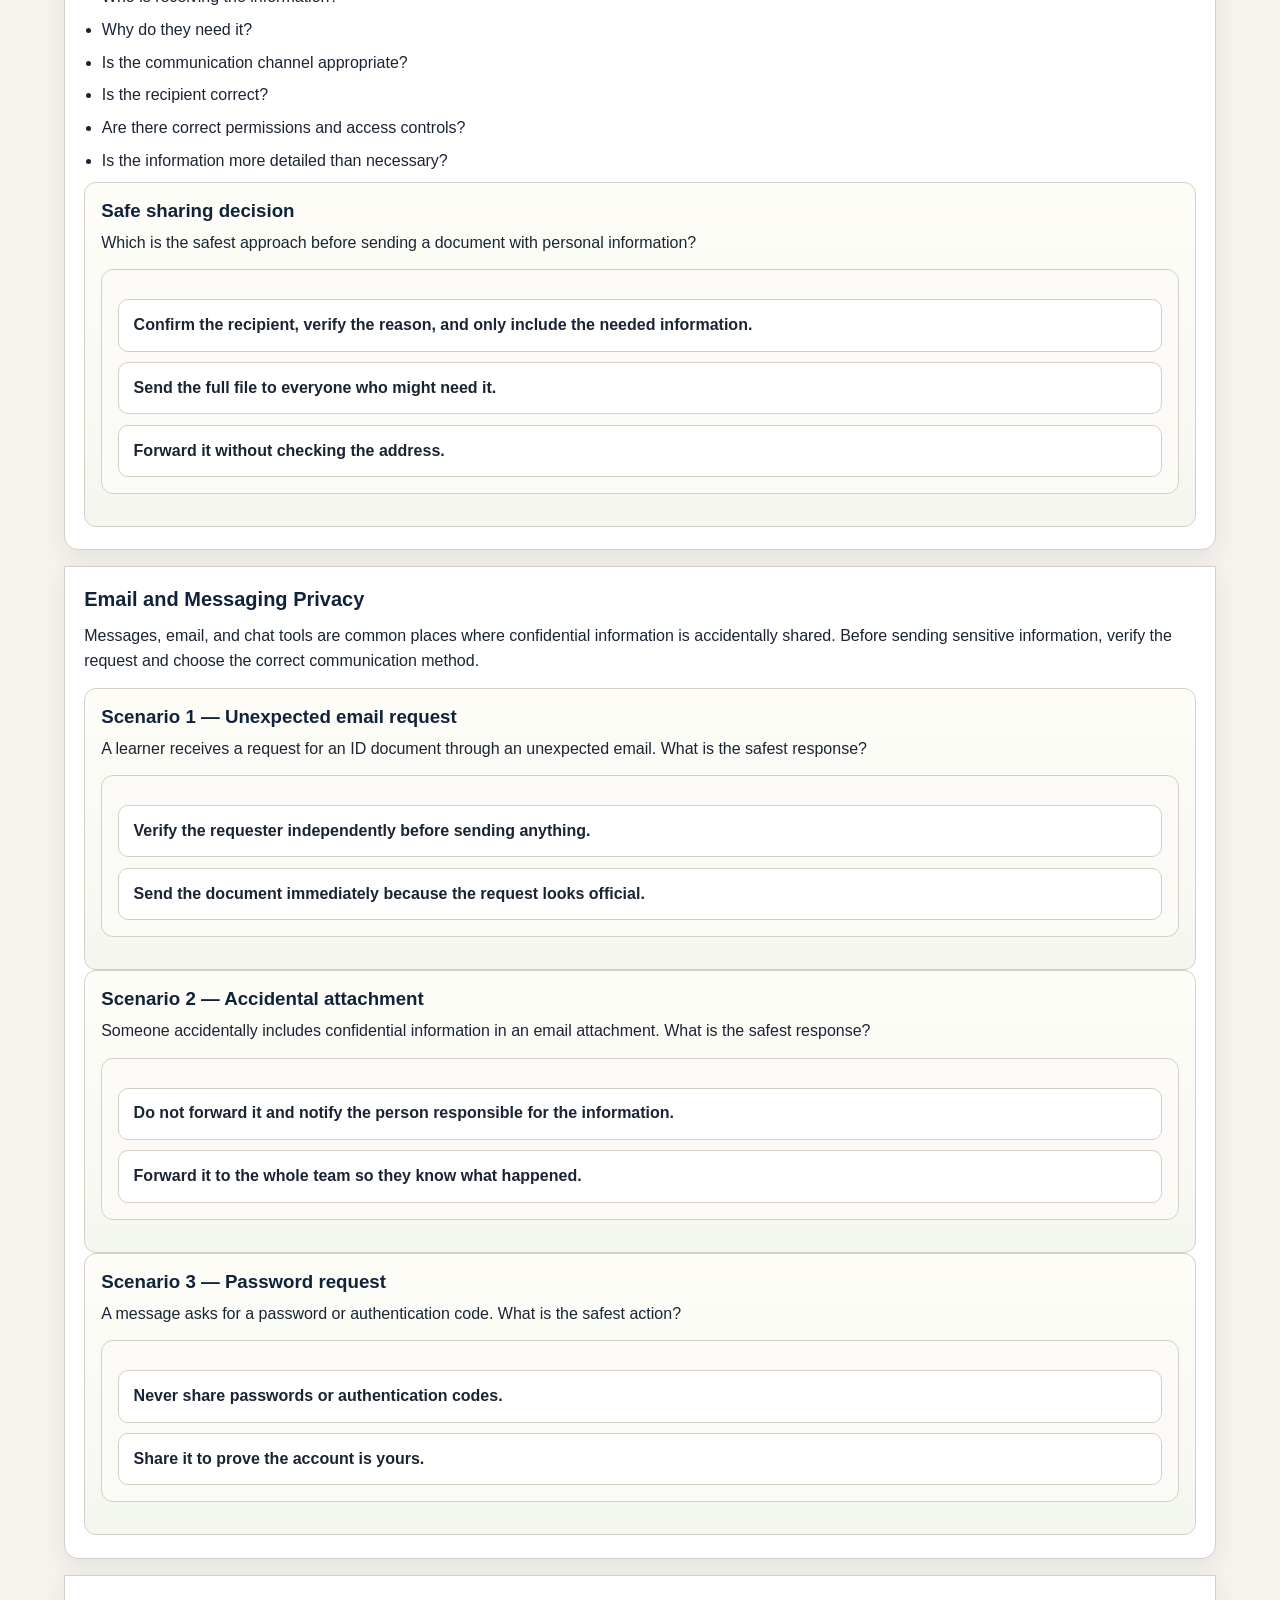
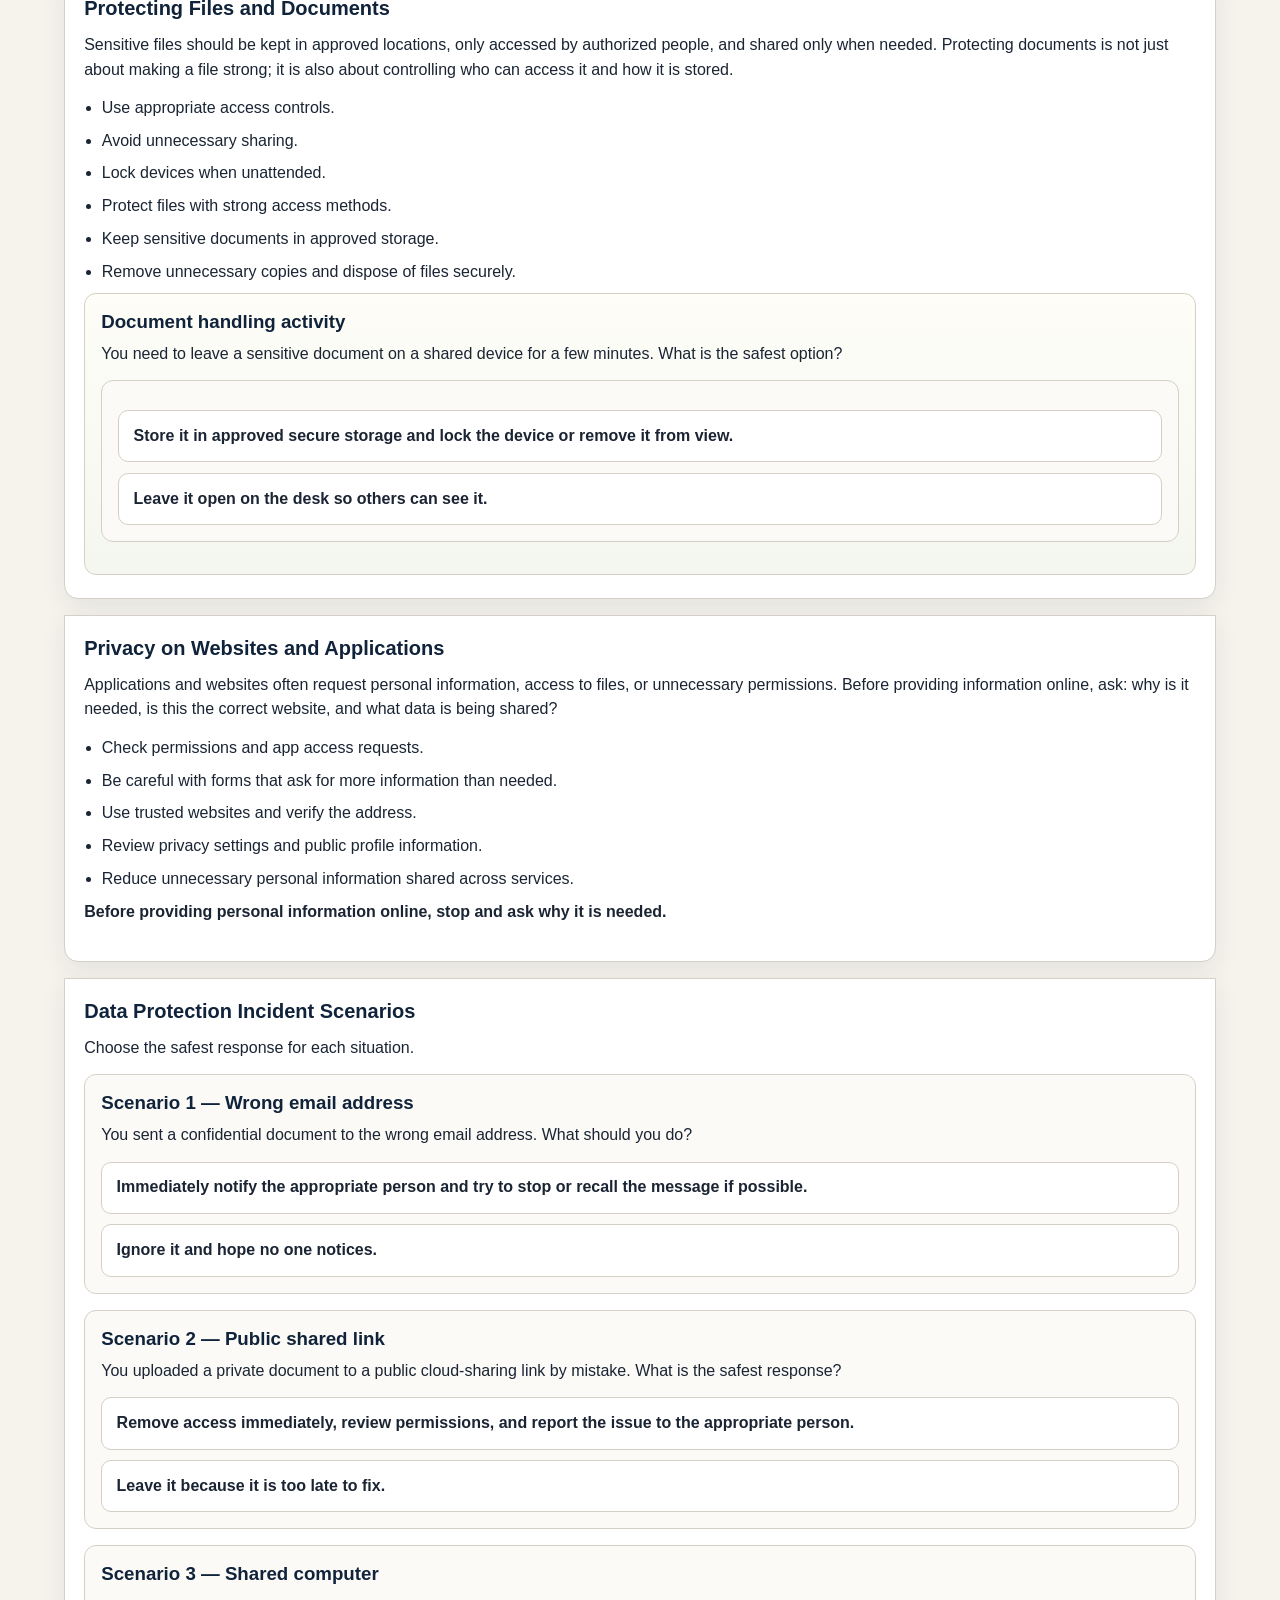
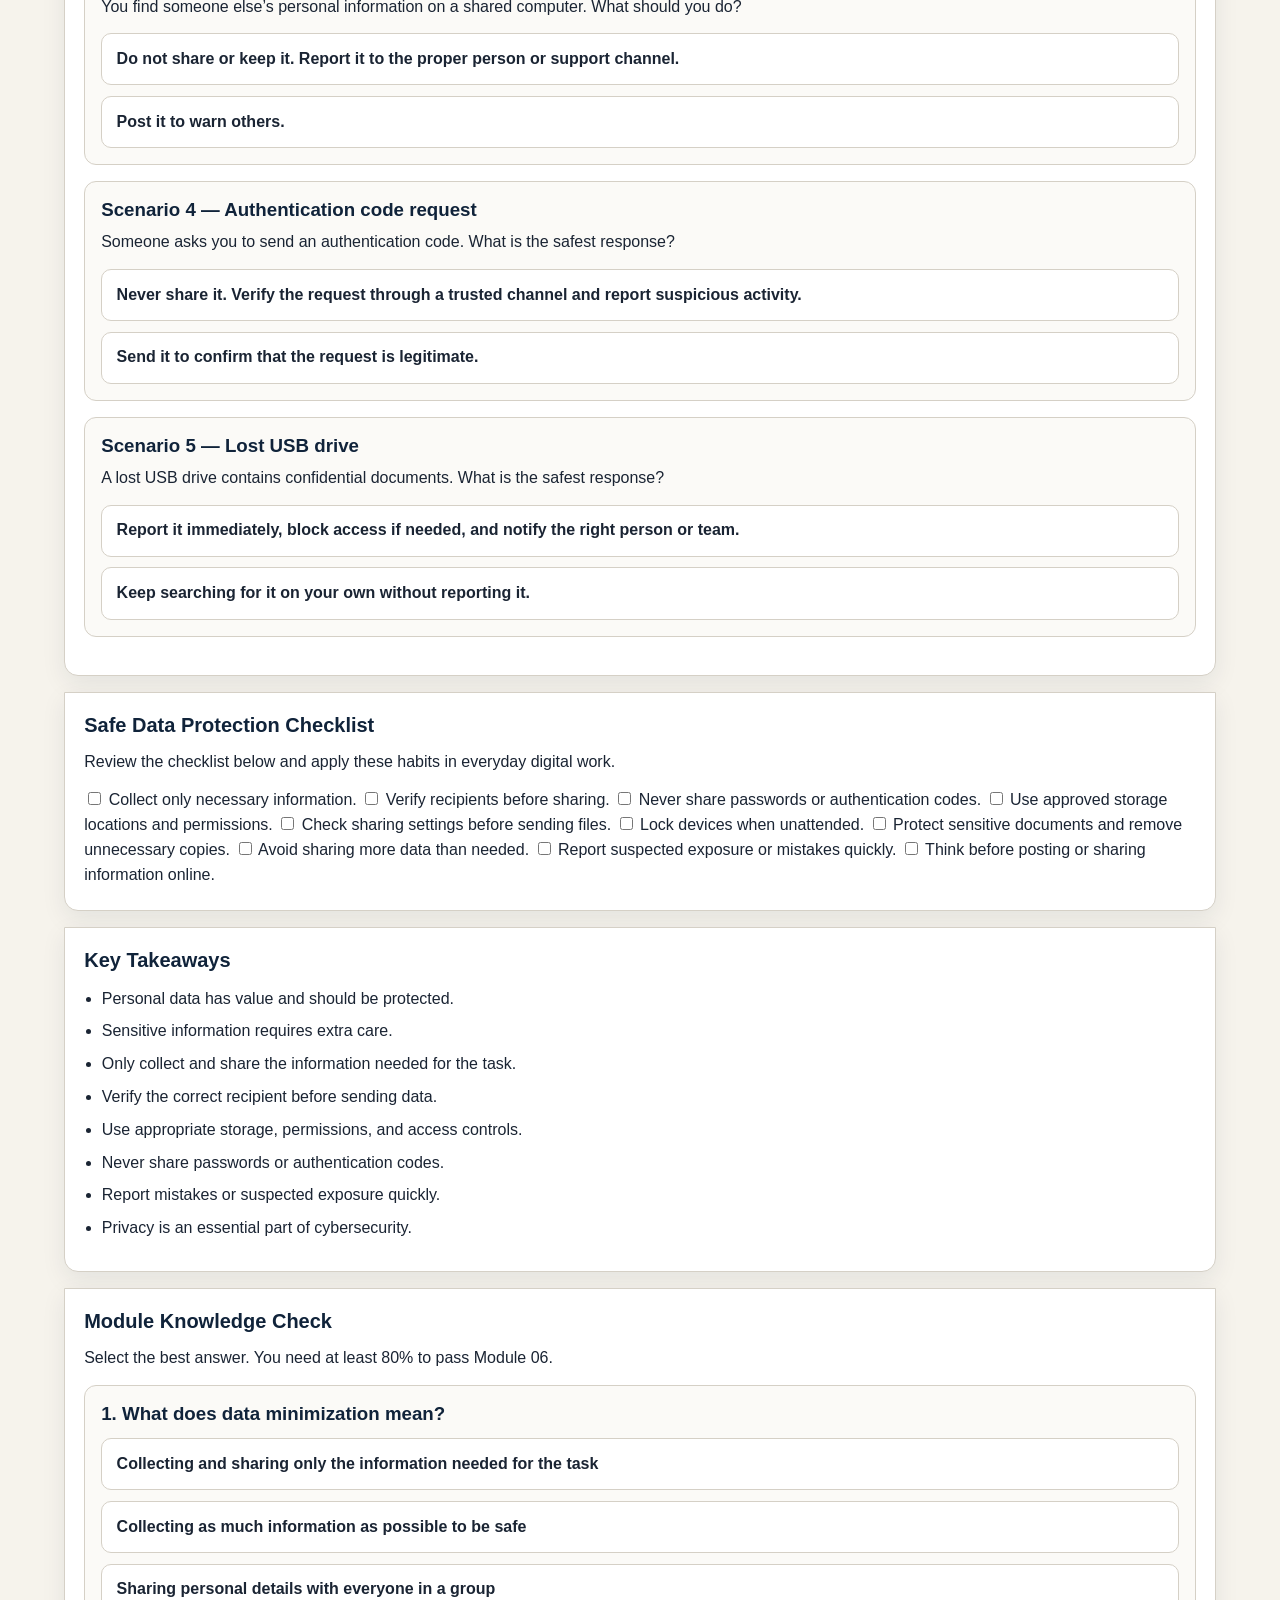
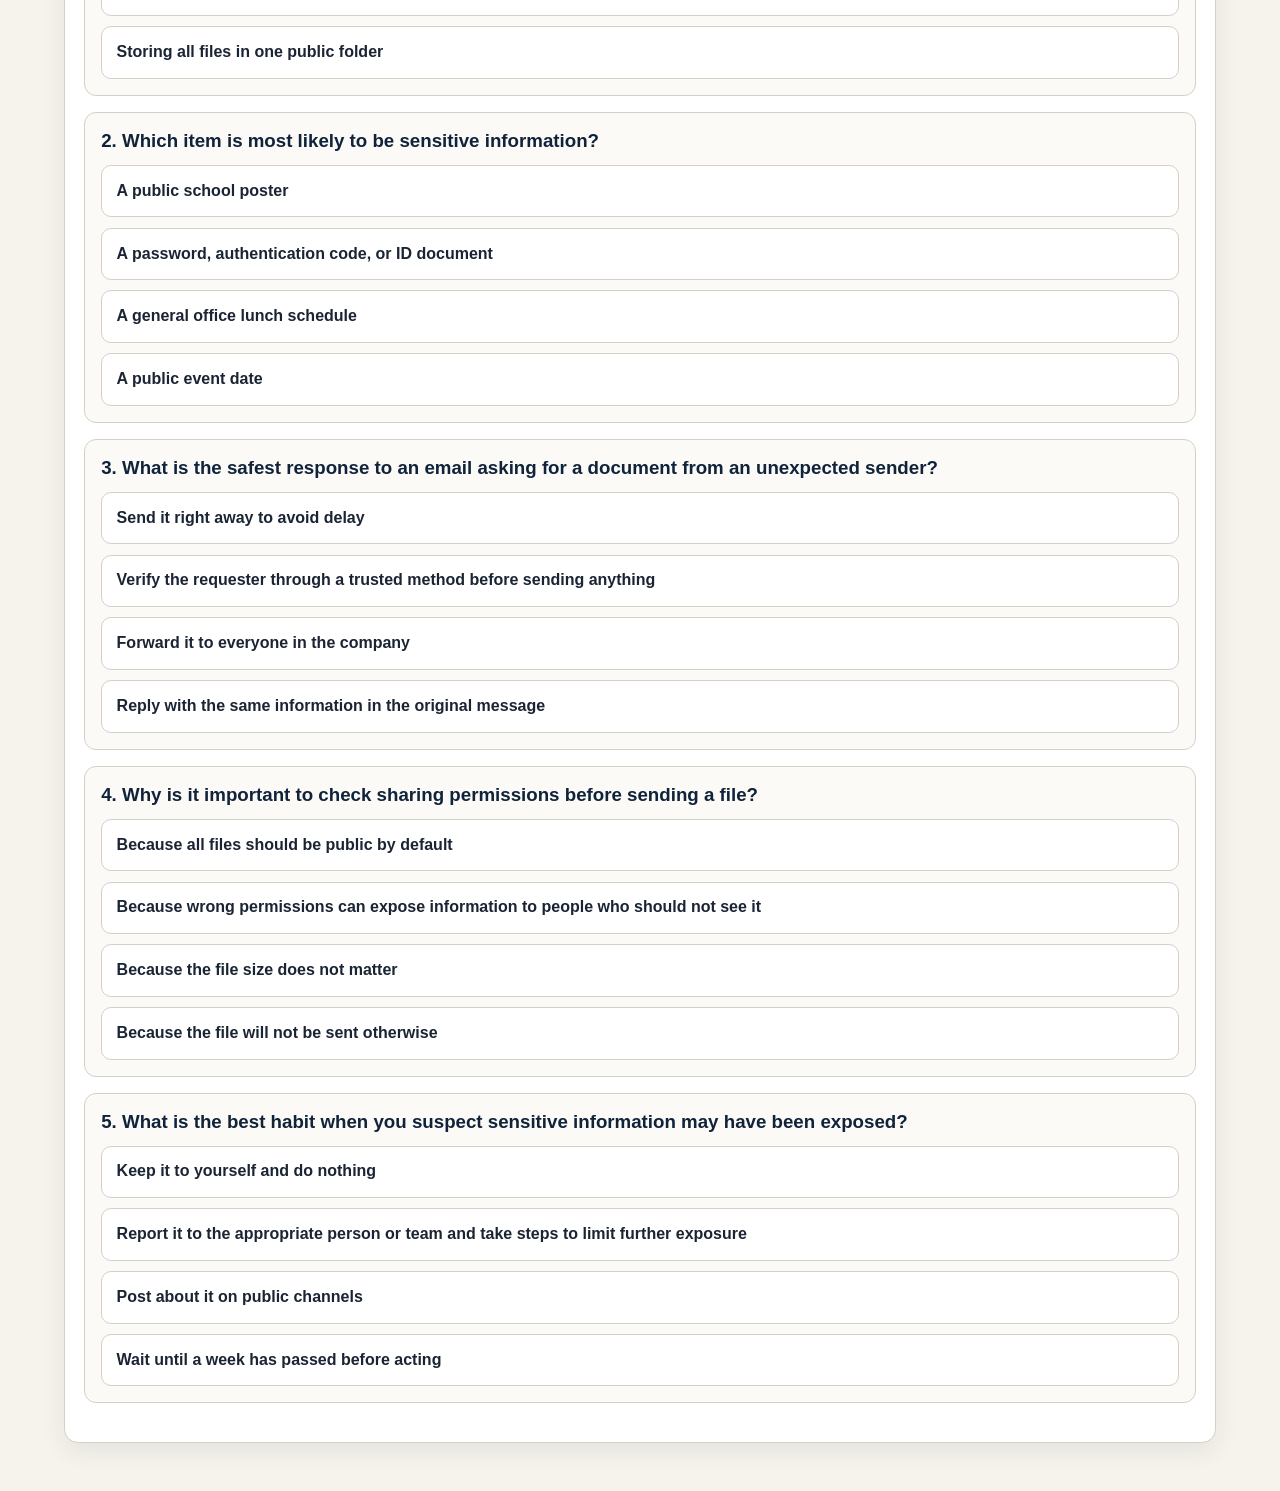
<file: Desktop/scorm course/CyberMonth-Beginner-SCORM/modules/module06/index.html>
<!DOCTYPE html>
<html lang="en">
<head>
  <meta charset="utf-8">
  <meta name="viewport" content="width=device-width, initial-scale=1">
  <title>Module 06 — Data Protection & Privacy</title>
  <link rel="stylesheet" href="../../css/style.css">
</head>
<body>
  <main class="module-lesson">
    <header class="lesson-header">
      <p class="eyebrow">Cyber Month Ethiopia</p>
      <h1>06 — Data Protection &amp; Privacy</h1>
      <p class="lesson-lead">
        Protecting personal and sensitive information is a core part of cybersecurity. Good data-handling habits help prevent exposure, loss, and misuse of information in everyday work and digital life.
      </p>
    </header>

    <nav class="lesson-nav" aria-label="Module section navigation">
      <a href="#welcome">Welcome</a>
      <a href="#what-is-personal-data">Personal Data</a>
      <a href="#sensitive-information">Sensitive Info</a>
      <a href="#data-minimization">Minimization</a>
      <a href="#safe-sharing">Safe Sharing</a>
      <a href="#email-messaging">Email &amp; Messaging</a>
      <a href="#files-documents">Files &amp; Documents</a>
      <a href="#privacy-apps">Websites &amp; Apps</a>
      <a href="#incident-scenarios">Incidents</a>
      <a href="#checklist">Checklist</a>
      <a href="#takeaways">Takeaways</a>
      <a href="#knowledge-check">Knowledge Check</a>
    </nav>

    <section id="welcome" class="lesson-panel" aria-labelledby="welcome-heading">
      <h2 id="welcome-heading">Welcome</h2>
      <p>
        Data protection means taking care of information so it is not lost, exposed, shared too widely, or used in ways that are not appropriate. Privacy is not only about legal rules — it is also about everyday decisions that reduce risk.
      </p>
      <p>
        Ordinary users are important to data security. A careful habit like verifying recipients, locking devices, or checking sharing permissions can prevent a serious problem before it happens.
      </p>
      <div class="scenario">
        <h3>Core idea</h3>
        <p class="scenario-message">If information is sensitive, private, or not needed for the task, it should be protected and shared carefully.</p>
      </div>
    </section>

    <section id="what-is-personal-data" class="lesson-panel" aria-labelledby="personal-data-heading">
      <h2 id="personal-data-heading">What Is Personal Data?</h2>
      <p>
        Personal data includes information that helps identify a person or can be used to learn more about them. Some information may seem harmless on its own, but combined with other details it can become sensitive.
      </p>
      <div class="info-grid">
        <article class="info-box">
          <div class="card-icon" aria-hidden="true">👤</div>
          <h3>Basic personal details</h3>
          <p>Full name, phone number, email address, address information, and account usernames.</p>
        </article>
        <article class="info-box">
          <div class="card-icon" aria-hidden="true">🆔</div>
          <h3>Identifiers</h3>
          <p>ID numbers, employee or student records, official document numbers, and unique online identifiers.</p>
        </article>
        <article class="info-box">
          <div class="card-icon" aria-hidden="true">📍</div>
          <h3>Location and activity</h3>
          <p>Home or workplace information, device activity, geolocation data, and photos or videos that reveal identity or routines.</p>
        </article>
      </div>

      <div class="scenario" aria-live="polite">
        <h3>Personal data activity</h3>
        <p>Choose the information that should usually be treated carefully.</p>
        <div class="quiz-question" data-personal="1">
          <div class="answer-list">
            <button type="button" class="choice-btn" data-correct="true">A full name plus phone number and home address</button>
            <button type="button" class="choice-btn" data-correct="false">A public office location without names attached</button>
            <button type="button" class="choice-btn" data-correct="false">A general school notice that does not identify anyone</button>
          </div>
          <div class="quiz-feedback" aria-live="polite"></div>
        </div>
      </div>
    </section>

    <section id="sensitive-information" class="lesson-panel" aria-labelledby="sensitive-info-heading">
      <h2 id="sensitive-info-heading">Sensitive Information</h2>
      <p>
        Sensitive information is information that would cause harm if exposed, misused, or shared without permission. Some information is more sensitive because it can enable fraud, compromise an account, or expose private details.
      </p>
      <ul class="warning-list">
        <li>Passwords and authentication codes</li>
        <li>Financial information</li>
        <li>Identification documents</li>
        <li>Health or medical details</li>
        <li>Confidential company or school information</li>
        <li>Private communications, personal records, and access credentials</li>
      </ul>
      <p><strong>Rule of thumb:</strong> if you would not want the information publicly exposed, treat it carefully.</p>

      <div class="scenario" aria-live="polite">
        <h3>Sensitive information decision</h3>
        <p>Which of the following should be treated as sensitive?</p>
        <div class="quiz-question" data-sensitive="1">
          <div class="answer-list">
            <button type="button" class="choice-btn" data-correct="true">A password, a bank account number, or a scanned national ID</button>
            <button type="button" class="choice-btn" data-correct="false">A general lesson topic from class</button>
            <button type="button" class="choice-btn" data-correct="false">A public event announcement</button>
          </div>
          <div class="quiz-feedback" aria-live="polite"></div>
        </div>
      </div>
    </section>

    <section id="data-minimization" class="lesson-panel" aria-labelledby="data-minimization-heading">
      <h2 id="data-minimization-heading">Data Minimization</h2>
      <p>
        Data minimization means collecting, using, storing, and sharing only the information that is needed for the task. Unnecessary data increases risk and makes mistakes more damaging.
      </p>
      <p><strong>Good principle:</strong> only collect and share what is actually necessary.</p>
      <div class="scenario">
        <h3>Examples</h3>
        <p class="scenario-message">Bad: asking for unnecessary personal information. Better: requesting only the information required for the task.</p>
      </div>

      <div class="scenario" aria-live="polite">
        <h3>Minimization activity</h3>
        <p>Which example follows data minimization best?</p>
        <div class="quiz-question" data-minimize="1">
          <div class="answer-list">
            <button type="button" class="choice-btn" data-correct="true">A form asks for only the information required to process a request.</button>
            <button type="button" class="choice-btn" data-correct="false">A form asks for every possible detail, even when it is not needed.</button>
            <button type="button" class="choice-btn" data-correct="false">A staff member sends personal data to everyone in a group chat.</button>
          </div>
          <div class="quiz-feedback" aria-live="polite"></div>
        </div>
      </div>
    </section>

    <section id="safe-sharing" class="lesson-panel" aria-labelledby="safe-sharing-heading">
      <h2 id="safe-sharing-heading">Safe Data Sharing</h2>
      <p>
        Every time you share data, pause and check whether it is necessary, whether the receiver is correct, and whether the channel is appropriate. Good sharing habits reduce accidental exposure.
      </p>
      <ul class="warning-list">
        <li>Who is receiving the information?</li>
        <li>Why do they need it?</li>
        <li>Is the communication channel appropriate?</li>
        <li>Is the recipient correct?</li>
        <li>Are there correct permissions and access controls?</li>
        <li>Is the information more detailed than necessary?</li>
      </ul>

      <div class="scenario" aria-live="polite">
        <h3>Safe sharing decision</h3>
        <p>Which is the safest approach before sending a document with personal information?</p>
        <div class="quiz-question" data-share="1">
          <div class="answer-list">
            <button type="button" class="choice-btn" data-correct="true">Confirm the recipient, verify the reason, and only include the needed information.</button>
            <button type="button" class="choice-btn" data-correct="false">Send the full file to everyone who might need it.</button>
            <button type="button" class="choice-btn" data-correct="false">Forward it without checking the address.</button>
          </div>
          <div class="quiz-feedback" aria-live="polite"></div>
        </div>
      </div>
    </section>

    <section id="email-messaging" class="lesson-panel" aria-labelledby="email-messaging-heading">
      <h2 id="email-messaging-heading">Email and Messaging Privacy</h2>
      <p>
        Messages, email, and chat tools are common places where confidential information is accidentally shared. Before sending sensitive information, verify the request and choose the correct communication method.
      </p>

      <div class="scenario" aria-live="polite">
        <h3>Scenario 1 — Unexpected email request</h3>
        <p>A learner receives a request for an ID document through an unexpected email. What is the safest response?</p>
        <div class="quiz-question" data-email="1">
          <div class="answer-list">
            <button type="button" class="choice-btn" data-correct="true">Verify the requester independently before sending anything.</button>
            <button type="button" class="choice-btn" data-correct="false">Send the document immediately because the request looks official.</button>
          </div>
          <div class="quiz-feedback" aria-live="polite"></div>
        </div>
      </div>

      <div class="scenario" aria-live="polite">
        <h3>Scenario 2 — Accidental attachment</h3>
        <p>Someone accidentally includes confidential information in an email attachment. What is the safest response?</p>
        <div class="quiz-question" data-email="2">
          <div class="answer-list">
            <button type="button" class="choice-btn" data-correct="true">Do not forward it and notify the person responsible for the information.</button>
            <button type="button" class="choice-btn" data-correct="false">Forward it to the whole team so they know what happened.</button>
          </div>
          <div class="quiz-feedback" aria-live="polite"></div>
        </div>
      </div>

      <div class="scenario" aria-live="polite">
        <h3>Scenario 3 — Password request</h3>
        <p>A message asks for a password or authentication code. What is the safest action?</p>
        <div class="quiz-question" data-email="3">
          <div class="answer-list">
            <button type="button" class="choice-btn" data-correct="true">Never share passwords or authentication codes.</button>
            <button type="button" class="choice-btn" data-correct="false">Share it to prove the account is yours.</button>
          </div>
          <div class="quiz-feedback" aria-live="polite"></div>
        </div>
      </div>
    </section>

    <section id="files-documents" class="lesson-panel" aria-labelledby="files-documents-heading">
      <h2 id="files-documents-heading">Protecting Files and Documents</h2>
      <p>
        Sensitive files should be kept in approved locations, only accessed by authorized people, and shared only when needed. Protecting documents is not just about making a file strong; it is also about controlling who can access it and how it is stored.
      </p>
      <ul class="warning-list">
        <li>Use appropriate access controls.</li>
        <li>Avoid unnecessary sharing.</li>
        <li>Lock devices when unattended.</li>
        <li>Protect files with strong access methods.</li>
        <li>Keep sensitive documents in approved storage.</li>
        <li>Remove unnecessary copies and dispose of files securely.</li>
      </ul>

      <div class="scenario" aria-live="polite">
        <h3>Document handling activity</h3>
        <p>You need to leave a sensitive document on a shared device for a few minutes. What is the safest option?</p>
        <div class="quiz-question" data-file="1">
          <div class="answer-list">
            <button type="button" class="choice-btn" data-correct="true">Store it in approved secure storage and lock the device or remove it from view.</button>
            <button type="button" class="choice-btn" data-correct="false">Leave it open on the desk so others can see it.</button>
          </div>
          <div class="quiz-feedback" aria-live="polite"></div>
        </div>
      </div>
    </section>

    <section id="privacy-apps" class="lesson-panel" aria-labelledby="privacy-apps-heading">
      <h2 id="privacy-apps-heading">Privacy on Websites and Applications</h2>
      <p>
        Applications and websites often request personal information, access to files, or unnecessary permissions. Before providing information online, ask: why is it needed, is this the correct website, and what data is being shared?
      </p>
      <ul class="warning-list">
        <li>Check permissions and app access requests.</li>
        <li>Be careful with forms that ask for more information than needed.</li>
        <li>Use trusted websites and verify the address.</li>
        <li>Review privacy settings and public profile information.</li>
        <li>Reduce unnecessary personal information shared across services.</li>
      </ul>
      <p><strong>Before providing personal information online, stop and ask why it is needed.</strong></p>
    </section>

    <section id="incident-scenarios" class="lesson-panel" aria-labelledby="incident-scenarios-heading">
      <h2 id="incident-scenarios-heading">Data Protection Incident Scenarios</h2>
      <p>Choose the safest response for each situation.</p>

      <div class="quiz-question" data-incident="1">
        <h3>Scenario 1 — Wrong email address</h3>
        <p>You sent a confidential document to the wrong email address. What should you do?</p>
        <div class="answer-list">
          <button type="button" class="choice-btn" data-correct="true">Immediately notify the appropriate person and try to stop or recall the message if possible.</button>
          <button type="button" class="choice-btn" data-correct="false">Ignore it and hope no one notices.</button>
        </div>
        <div class="quiz-feedback" aria-live="polite"></div>
      </div>

      <div class="quiz-question" data-incident="2">
        <h3>Scenario 2 — Public shared link</h3>
        <p>You uploaded a private document to a public cloud-sharing link by mistake. What is the safest response?</p>
        <div class="answer-list">
          <button type="button" class="choice-btn" data-correct="true">Remove access immediately, review permissions, and report the issue to the appropriate person.</button>
          <button type="button" class="choice-btn" data-correct="false">Leave it because it is too late to fix.</button>
        </div>
        <div class="quiz-feedback" aria-live="polite"></div>
      </div>

      <div class="quiz-question" data-incident="3">
        <h3>Scenario 3 — Shared computer</h3>
        <p>You find someone else’s personal information on a shared computer. What should you do?</p>
        <div class="answer-list">
          <button type="button" class="choice-btn" data-correct="true">Do not share or keep it. Report it to the proper person or support channel.</button>
          <button type="button" class="choice-btn" data-correct="false">Post it to warn others.</button>
        </div>
        <div class="quiz-feedback" aria-live="polite"></div>
      </div>

      <div class="quiz-question" data-incident="4">
        <h3>Scenario 4 — Authentication code request</h3>
        <p>Someone asks you to send an authentication code. What is the safest response?</p>
        <div class="answer-list">
          <button type="button" class="choice-btn" data-correct="true">Never share it. Verify the request through a trusted channel and report suspicious activity.</button>
          <button type="button" class="choice-btn" data-correct="false">Send it to confirm that the request is legitimate.</button>
        </div>
        <div class="quiz-feedback" aria-live="polite"></div>
      </div>

      <div class="quiz-question" data-incident="5">
        <h3>Scenario 5 — Lost USB drive</h3>
        <p>A lost USB drive contains confidential documents. What is the safest response?</p>
        <div class="answer-list">
          <button type="button" class="choice-btn" data-correct="true">Report it immediately, block access if needed, and notify the right person or team.</button>
          <button type="button" class="choice-btn" data-correct="false">Keep searching for it on your own without reporting it.</button>
        </div>
        <div class="quiz-feedback" aria-live="polite"></div>
      </div>
    </section>

    <section id="checklist" class="lesson-panel" aria-labelledby="checklist-heading">
      <h2 id="checklist-heading">Safe Data Protection Checklist</h2>
      <p>Review the checklist below and apply these habits in everyday digital work.</p>
      <div class="checklist-grid">
        <label class="check-item"><input type="checkbox"> Collect only necessary information.</label>
        <label class="check-item"><input type="checkbox"> Verify recipients before sharing.</label>
        <label class="check-item"><input type="checkbox"> Never share passwords or authentication codes.</label>
        <label class="check-item"><input type="checkbox"> Use approved storage locations and permissions.</label>
        <label class="check-item"><input type="checkbox"> Check sharing settings before sending files.</label>
        <label class="check-item"><input type="checkbox"> Lock devices when unattended.</label>
        <label class="check-item"><input type="checkbox"> Protect sensitive documents and remove unnecessary copies.</label>
        <label class="check-item"><input type="checkbox"> Avoid sharing more data than needed.</label>
        <label class="check-item"><input type="checkbox"> Report suspected exposure or mistakes quickly.</label>
        <label class="check-item"><input type="checkbox"> Think before posting or sharing information online.</label>
      </div>
    </section>

    <section id="takeaways" class="lesson-panel" aria-labelledby="takeaways-heading">
      <h2 id="takeaways-heading">Key Takeaways</h2>
      <ul class="takeaways-list">
        <li>Personal data has value and should be protected.</li>
        <li>Sensitive information requires extra care.</li>
        <li>Only collect and share the information needed for the task.</li>
        <li>Verify the correct recipient before sending data.</li>
        <li>Use appropriate storage, permissions, and access controls.</li>
        <li>Never share passwords or authentication codes.</li>
        <li>Report mistakes or suspected exposure quickly.</li>
        <li>Privacy is an essential part of cybersecurity.</li>
      </ul>
    </section>

    <section id="knowledge-check" class="lesson-panel" aria-labelledby="quiz-heading">
      <h2 id="quiz-heading">Module Knowledge Check</h2>
      <p>Select the best answer. You need at least 80% to pass Module 06.</p>

      <div class="quiz-question" data-question="1" data-lock="false">
        <h3>1. What does data minimization mean?</h3>
        <div class="answer-list">
          <button type="button" class="answer-btn" data-correct="true">Collecting and sharing only the information needed for the task</button>
          <button type="button" class="answer-btn" data-correct="false">Collecting as much information as possible to be safe</button>
          <button type="button" class="answer-btn" data-correct="false">Sharing personal details with everyone in a group</button>
          <button type="button" class="answer-btn" data-correct="false">Storing all files in one public folder</button>
        </div>
        <div class="quiz-feedback" aria-live="polite"></div>
      </div>

      <div class="quiz-question" data-question="2" data-lock="false">
        <h3>2. Which item is most likely to be sensitive information?</h3>
        <div class="answer-list">
          <button type="button" class="answer-btn" data-correct="false">A public school poster</button>
          <button type="button" class="answer-btn" data-correct="true">A password, authentication code, or ID document</button>
          <button type="button" class="answer-btn" data-correct="false">A general office lunch schedule</button>
          <button type="button" class="answer-btn" data-correct="false">A public event date</button>
        </div>
        <div class="quiz-feedback" aria-live="polite"></div>
      </div>

      <div class="quiz-question" data-question="3" data-lock="false">
        <h3>3. What is the safest response to an email asking for a document from an unexpected sender?</h3>
        <div class="answer-list">
          <button type="button" class="answer-btn" data-correct="false">Send it right away to avoid delay</button>
          <button type="button" class="answer-btn" data-correct="true">Verify the requester through a trusted method before sending anything</button>
          <button type="button" class="answer-btn" data-correct="false">Forward it to everyone in the company</button>
          <button type="button" class="answer-btn" data-correct="false">Reply with the same information in the original message</button>
        </div>
        <div class="quiz-feedback" aria-live="polite"></div>
      </div>

      <div class="quiz-question" data-question="4" data-lock="false">
        <h3>4. Why is it important to check sharing permissions before sending a file?</h3>
        <div class="answer-list">
          <button type="button" class="answer-btn" data-correct="false">Because all files should be public by default</button>
          <button type="button" class="answer-btn" data-correct="true">Because wrong permissions can expose information to people who should not see it</button>
          <button type="button" class="answer-btn" data-correct="false">Because the file size does not matter</button>
          <button type="button" class="answer-btn" data-correct="false">Because the file will not be sent otherwise</button>
        </div>
        <div class="quiz-feedback" aria-live="polite"></div>
      </div>

      <div class="quiz-question" data-question="5" data-lock="false">
        <h3>5. What is the best habit when you suspect sensitive information may have been exposed?</h3>
        <div class="answer-list">
          <button type="button" class="answer-btn" data-correct="false">Keep it to yourself and do nothing</button>
          <button type="button" class="answer-btn" data-correct="true">Report it to the appropriate person or team and take steps to limit further exposure</button>
          <button type="button" class="answer-btn" data-correct="false">Post about it on public channels</button>
          <button type="button" class="answer-btn" data-correct="false">Wait until a week has passed before acting</button>
        </div>
        <div class="quiz-feedback" aria-live="polite"></div>
      </div>

      <div id="quiz-summary" class="quiz-summary" hidden></div>
      <div class="quiz-actions">
        <button id="retry-quiz" type="button" class="btn btn--secondary" hidden>Retry Module 06</button>
      </div>
    </section>
  </main>

  <script>
    (function () {
      'use strict';

      function getScorm() {
        if (window.parent && window.parent.SCORM) {
          return window.parent.SCORM;
        }
        return window.SCORM || null;
      }

      function getModuleCompleteHook() {
        if (window.parent && window.parent.Course && typeof window.parent.Course.markModuleComplete === 'function') {
          return window.parent.Course.markModuleComplete;
        }
        return null;
      }

      function bindChoiceActivities() {
        var cards = Array.prototype.slice.call(document.querySelectorAll('.quiz-question[data-personal], .quiz-question[data-sensitive], .quiz-question[data-minimize], .quiz-question[data-share], .quiz-question[data-email], .quiz-question[data-file], .quiz-question[data-incident]'));
        cards.forEach(function (card) {
          var buttons = card.querySelectorAll('.choice-btn');
          var feedback = card.querySelector('.quiz-feedback');
          buttons.forEach(function (button) {
            button.addEventListener('click', function () {
              var isCorrect = button.getAttribute('data-correct') === 'true';
              buttons.forEach(function (item) {
                item.disabled = true;
                item.classList.remove('is-correct', 'is-wrong');
                if (item.getAttribute('data-correct') === 'true') {
                  item.classList.add('is-correct');
                } else if (item === button) {
                  item.classList.add('is-wrong');
                }
              });

              feedback.classList.remove('is-correct', 'is-wrong');
              feedback.classList.add(isCorrect ? 'is-correct' : 'is-wrong');
              feedback.classList.add('is-visible');
              feedback.textContent = isCorrect
                ? 'Correct. That is the safer and more responsible choice for protecting personal and sensitive information.'
                : 'Not quite. The safer approach is to protect information carefully, verify the request, and limit access.';
            });
          });
        });
      }

      var questionCards = Array.prototype.slice.call(document.querySelectorAll('.quiz-question[data-question]'));
      var summaryBox = document.getElementById('quiz-summary');
      var retryButton = document.getElementById('retry-quiz');
      var totalQuestions = questionCards.length;
      var answeredCount = 0;
      var correctCount = 0;

      function resetQuestion(card) {
        var buttons = card.querySelectorAll('.answer-btn');
        var feedback = card.querySelector('.quiz-feedback');
        card.setAttribute('data-lock', 'false');
        buttons.forEach(function (button) {
          button.disabled = false;
          button.classList.remove('is-correct', 'is-wrong');
        });
        if (feedback) {
          feedback.classList.remove('is-visible', 'is-correct', 'is-wrong');
          feedback.textContent = '';
        }
      }

      function finishQuiz() {
        var score = correctCount;
        var percentage = Math.round((score / totalQuestions) * 100);
        var passed = percentage >= 80;
        summaryBox.hidden = false;
        summaryBox.className = 'quiz-summary';

        if (passed) {
          summaryBox.classList.add('quiz-summary--pass');
          summaryBox.innerHTML = '<h3>Excellent work!</h3><p>You scored ' + percentage + '%.</p><p>Module 06 is completed.</p>';
          retryButton.hidden = true;

          var completeHook = getModuleCompleteHook();
          if (typeof completeHook === 'function') {
            completeHook.call(window.parent.Course, 'module06');
          }

          var scorm = getScorm();
          if (scorm && typeof scorm.setValue === 'function' && scorm.CMI) {
            scorm.setValue(scorm.CMI.LESSON_STATUS, 'completed');
            scorm.setValue(scorm.CMI.SUSPEND_DATA, JSON.stringify({ currentId: 'module06', statuses: { module06: 'completed' } }));
            scorm.commit();
          }
        } else {
          summaryBox.classList.add('quiz-summary--fail');
          summaryBox.innerHTML = '<h3>Nice effort.</h3><p>You scored ' + percentage + '%.</p><p>You need at least 80% to pass Module 06. Please review the lesson and try again.</p>';
          retryButton.hidden = false;
        }
      }

      function resetQuiz() {
        answeredCount = 0;
        correctCount = 0;
        summaryBox.hidden = true;
        summaryBox.textContent = '';
        retryButton.hidden = true;
        questionCards.forEach(function (card) {
          resetQuestion(card);
        });
      }

      function bindQuestionCards() {
        questionCards.forEach(function (card) {
          if (card.dataset.bound === 'true') {
            return;
          }
          card.dataset.bound = 'true';
          card.querySelectorAll('.answer-btn').forEach(function (button) {
            button.addEventListener('click', function () {
              var isCorrect;
              var feedback = card.querySelector('.quiz-feedback');
              if (card.getAttribute('data-lock') === 'true') {
                return;
              }

              isCorrect = button.getAttribute('data-correct') === 'true';
              card.querySelectorAll('.answer-btn').forEach(function (item) {
                item.disabled = true;
                item.classList.remove('is-correct', 'is-wrong');
                if (item.getAttribute('data-correct') === 'true') {
                  item.classList.add('is-correct');
                }
                if (item === button && !isCorrect) {
                  item.classList.add('is-wrong');
                }
              });

              card.setAttribute('data-lock', 'true');

              if (isCorrect) {
                correctCount += 1;
                feedback.classList.add('is-correct', 'is-visible');
                feedback.textContent = 'Correct. That is the safest and most responsible choice.';
              } else {
                feedback.classList.add('is-wrong', 'is-visible');
                feedback.textContent = 'Not quite. The correct answer is the safer and more responsible option based on the lesson.';
              }

              answeredCount += 1;
              if (answeredCount === totalQuestions) {
                finishQuiz();
              }
            });
          });
        });
      }

      bindChoiceActivities();
      bindQuestionCards();
      retryButton.addEventListener('click', resetQuiz);
    }());
  </script>
</body>
</html>
</file>
<file: Desktop/scorm course/CyberMonth-Beginner-SCORM/css/style.css>
/* Cyber Month Ethiopia — Beginner Cybersecurity Awareness
   Course shell. System fonts only. No CDN, libraries, or external images. */

:root {
  --flag-green: #078930;
  --flag-yellow: #fcd116;
  --flag-red: #da121a;
  --green-dark: #055c24;
  --green-mid: #0a7a32;
  --gold: #b8860b;
  --navy: #10233a;
  --navy-deep: #0b1828;
  --ink: #1a2433;
  --muted: #4a5568;
  --paper: #f6f3ec;
  --card: #ffffff;
  --line: #d5d0c6;
  --focus: #0a7a32;
  --status-ns: #5c6570;
  --status-ip: #8a5a00;
  --status-ip-bg: #fff4d6;
  --status-done: #055c24;
  --status-done-bg: #e5f6ea;
  --shadow: 0 8px 24px rgba(16, 35, 58, 0.08);
  --radius: 12px;
  --space: 1.25rem;
  --max: 72rem;
}

*,
*::before,
*::after {
  box-sizing: border-box;
}

html {
  scroll-behavior: smooth;
}

body {
  margin: 0;
  min-height: 100vh;
  font-family: "Segoe UI", Tahoma, Geneva, Verdana, sans-serif;
  font-size: 1rem;
  line-height: 1.55;
  color: var(--ink);
  background:
    linear-gradient(180deg, #eef4ef 0, var(--paper) 12rem);
}

h1,
h2,
h3 {
  line-height: 1.25;
  color: var(--navy);
}

h1 {
  margin: 0.15rem 0 0.5rem;
  font-size: clamp(1.5rem, 3vw, 2.1rem);
}

h2 {
  margin: 0 0 0.75rem;
  font-size: 1.25rem;
}

p {
  margin: 0 0 0.85rem;
}

ul {
  margin: 0.25rem 0 0;
  padding-left: 1.25rem;
}

li {
  margin-bottom: 0.4rem;
}

.skip-link {
  position: absolute;
  left: 0.75rem;
  top: -3.5rem;
  z-index: 1000;
  padding: 0.5rem 0.85rem;
  background: var(--navy);
  color: #fff;
  text-decoration: none;
  border-radius: 0 0 6px 6px;
}

.skip-link:focus {
  top: 0;
}

.flag-bar {
  display: flex;
  height: 8px;
}

.flag-bar span {
  flex: 1;
}

.flag-bar__green {
  background: var(--flag-green);
}

.flag-bar__yellow {
  background: var(--flag-yellow);
}

.flag-bar__red {
  background: var(--flag-red);
}

.site-header {
  background: linear-gradient(160deg, var(--navy-deep) 0%, var(--navy) 58%, var(--green-dark) 100%);
  color: #f4f7fb;
  padding: 1.5rem var(--space) 1.75rem;
}

.site-header__inner {
  max-width: var(--max);
  margin: 0 auto;
}

.site-header__eyebrow {
  margin: 0;
  font-size: 0.8rem;
  letter-spacing: 0.12em;
  text-transform: uppercase;
  color: var(--flag-yellow);
  font-weight: 700;
}

.site-header__title {
  color: #fff;
}

.site-header__tagline,
.site-header__learner {
  margin: 0;
  color: #d7e0ea;
  max-width: 42rem;
}

.site-header__learner {
  margin-top: 0.65rem;
  font-size: 0.95rem;
}

.mode-banner {
  max-width: var(--max);
  margin: 0 auto;
  padding: 0.65rem var(--space);
  font-size: 0.9rem;
  font-weight: 600;
}

.mode-banner--local {
  color: #5c4300;
  background: #fff4d6;
  border-bottom: 2px solid var(--gold);
}

.mode-banner--scorm {
  color: #053a18;
  background: #e5f6ea;
  border-bottom: 2px solid var(--flag-green);
}

.mode-banner--error {
  color: #5c1010;
  background: #fde8e8;
  border-bottom: 2px solid var(--flag-red);
}

main {
  max-width: var(--max);
  margin: 0 auto;
  padding: 1.25rem var(--space) 7.5rem;
}

.panel {
  background: var(--card);
  border: 1px solid var(--line);
  border-radius: var(--radius);
  box-shadow: var(--shadow);
  padding: 1.25rem 1.35rem;
  margin-bottom: 1.15rem;
}

.welcome {
  border-top: 4px solid var(--flag-green);
}

.objectives {
  border-top: 4px solid var(--gold);
}

.objectives ul {
  display: grid;
  gap: 0.15rem;
}

.progress-panel {
  border-top: 4px solid var(--navy);
}

.progress-label {
  margin-bottom: 0.5rem;
  font-weight: 600;
}

.progress-track {
  position: relative;
  height: 14px;
  background: #e8e4db;
  border-radius: 999px;
  overflow: hidden;
}

.progress-track__fill {
  height: 100%;
  width: 0%;
  background: linear-gradient(90deg, var(--green-mid), var(--flag-green));
  border-radius: 999px;
  transition: width 0.25s ease;
}

.progress-percent {
  margin: 0.45rem 0 0;
  color: var(--muted);
  font-size: 0.9rem;
}

.module-grid {
  display: grid;
  grid-template-columns: 1fr;
  gap: 0.9rem;
}

.module-card {
  display: flex;
  flex-direction: column;
  gap: 0.65rem;
  padding: 1rem 1.05rem;
  border: 1px solid var(--line);
  border-radius: 10px;
  background: #fbfaf7;
  border-left: 5px solid var(--green-mid);
}

.module-card--assessment {
  border-left-color: var(--flag-red);
}

.module-card--current {
  box-shadow: 0 0 0 2px var(--green-mid);
  background: #f3faf5;
}

.module-card__meta {
  display: flex;
  flex-wrap: wrap;
  align-items: center;
  justify-content: space-between;
  gap: 0.4rem;
}

.module-card__number {
  margin: 0;
  font-size: 0.75rem;
  font-weight: 700;
  letter-spacing: 0.08em;
  text-transform: uppercase;
  color: var(--green-dark);
}

.module-card__title {
  margin: 0;
  font-size: 1.05rem;
}

.module-card__desc {
  margin: 0;
  color: var(--muted);
  font-size: 0.95rem;
  flex: 1 1 auto;
}

.status {
  display: inline-block;
  padding: 0.15rem 0.5rem;
  border-radius: 999px;
  font-size: 0.75rem;
  font-weight: 700;
  letter-spacing: 0.02em;
}

.status--not-started {
  color: var(--status-ns);
  background: #eceff3;
}

.status--in-progress {
  color: var(--status-ip);
  background: var(--status-ip-bg);
}

.status--completed {
  color: var(--status-done);
  background: var(--status-done-bg);
}

.module-lesson {
  max-width: 72rem;
  margin: 0 auto;
  padding: 1.25rem 0 2rem;
}

.lesson-header {
  background: linear-gradient(160deg, var(--navy-deep) 0%, var(--navy) 58%, var(--green-dark) 100%);
  color: #fff;
  border-radius: 16px 16px 0 0;
  padding: 1.5rem 1.25rem 1.25rem;
}

.lesson-header .eyebrow {
  margin: 0 0 0.5rem;
  color: var(--flag-yellow);
  font-size: 0.78rem;
  font-weight: 700;
  letter-spacing: 0.12em;
  text-transform: uppercase;
}

.lesson-header h1 {
  margin: 0 0 0.5rem;
  color: #fff;
}

.lesson-lead {
  margin: 0;
  max-width: 52rem;
  color: #dde8f5;
  font-size: 1rem;
}

.lesson-nav {
  display: flex;
  flex-wrap: wrap;
  gap: 0.5rem;
  background: #f4f0e7;
  border: 1px solid var(--line);
  border-top: none;
  border-bottom: none;
  padding: 0.8rem 1.25rem;
}

.lesson-nav a {
  display: inline-block;
  color: var(--navy);
  text-decoration: none;
  font-size: 0.82rem;
  font-weight: 700;
  padding: 0.45rem 0.75rem;
  border-radius: 999px;
  background: #fff;
  border: 1px solid var(--line);
}

.lesson-nav a:hover,
.lesson-nav a:focus-visible {
  background: #edf7ef;
}

.lesson-panel {
  background: var(--card);
  border: 1px solid var(--line);
  border-radius: 0 0 14px 14px;
  box-shadow: var(--shadow);
  padding: 1.25rem 1.2rem 1.4rem;
  margin-bottom: 1rem;
}

.lesson-panel h2 {
  margin-top: 0;
}

.lesson-panel h3 {
  margin-top: 0;
}

.info-grid,
.cia-grid,
.threat-grid {
  display: grid;
  gap: 1rem;
  margin-top: 1rem;
}

.info-box,
.threat-card,
.triad-card,
.scenario,
.quiz-question {
  background: #fbfaf7;
  border: 1px solid var(--line);
  border-radius: 12px;
  padding: 1rem;
}

.info-box h3,
.threat-card h3,
.triad-card h3,
.scenario h3,
.quiz-question h3 {
  margin-bottom: 0.55rem;
}

.info-box p,
.threat-card p,
.triad-card p,
.quiz-question p,
.quiz-feedback,
.scenario p,
.takeaways-list li {
  color: var(--ink);
}

.card-icon {
  display: inline-flex;
  align-items: center;
  justify-content: center;
  width: 2.2rem;
  height: 2.2rem;
  margin-bottom: 0.5rem;
  border-radius: 50%;
  background: #edf7ef;
  color: var(--green-dark);
  font-size: 1.15rem;
  font-weight: 700;
}

.triad-card--confidentiality {
  border-top: 5px solid #0a7a32;
}

.triad-card--integrity {
  border-top: 5px solid #b8860b;
}

.triad-card--availability {
  border-top: 5px solid #10233a;
}

.triad-toggle {
  width: 100%;
  margin-top: 0.7rem;
  border: 1px solid var(--line);
  border-radius: 8px;
  background: #fff;
  color: var(--navy);
  font: inherit;
  font-weight: 700;
  padding: 0.7rem 0.8rem;
  cursor: pointer;
}

.triad-toggle:hover,
.triad-toggle:focus-visible {
  border-color: var(--green-mid);
  box-shadow: 0 0 0 2px rgba(10, 122, 50, 0.12);
}

.triad-detail {
  margin-top: 0.7rem;
  padding: 0.7rem 0.85rem;
  border-left: 4px solid var(--green-mid);
  background: #eef7f0;
  border-radius: 8px;
}

.triad-detail[hidden] {
  display: none;
}

.card-label {
  display: inline-block;
  margin-bottom: 0.45rem;
  font-size: 0.74rem;
  font-weight: 800;
  letter-spacing: 0.08em;
  text-transform: uppercase;
  color: var(--muted);
}

.warning-list,
.takeaways-list {
  margin: 0.85rem 0 0;
  padding-left: 1.1rem;
}

.warning-list li,
.takeaways-list li {
  margin-bottom: 0.5rem;
}

.scenario {
  background: linear-gradient(180deg, #fefdf8 0%, #f4f7ef 100%);
}

.scenario-message {
  margin: 0.7rem 0 0.9rem;
  padding: 0.9rem 1rem;
  background: #fff8e6;
  border-left: 5px solid var(--gold);
  border-radius: 8px;
  font-weight: 600;
}

.choice-list,
.answer-list {
  display: grid;
  gap: 0.65rem;
  margin-top: 0.8rem;
}

.choice-btn,
.answer-btn {
  width: 100%;
  text-align: left;
  border: 1px solid var(--line);
  border-radius: 10px;
  background: #fff;
  color: var(--ink);
  padding: 0.8rem 0.9rem;
  font: inherit;
  font-weight: 600;
  cursor: pointer;
  transition: border-color 0.2s ease, box-shadow 0.2s ease, background 0.2s ease;
}

.choice-btn:hover,
.answer-btn:hover,
.choice-btn:focus-visible,
.answer-btn:focus-visible {
  border-color: var(--green-mid);
  box-shadow: 0 0 0 2px rgba(10, 122, 50, 0.12);
}

.choice-btn.is-correct,
.answer-btn.is-correct {
  border-color: #0a7a32;
  background: #eaf9ee;
}

.choice-btn.is-wrong,
.answer-btn.is-wrong {
  border-color: #b42318;
  background: #fff1f1;
}

.feedback-box,
.quiz-feedback,
.quiz-summary {
  margin-top: 0.85rem;
  padding: 0.8rem 0.9rem;
  border-radius: 10px;
  border: 1px solid transparent;
}

.feedback-box {
  background: #edf7ef;
  border-color: #bfe5c7;
  color: #0b3a1a;
}

.quiz-feedback {
  display: none;
  border-style: solid;
}

.quiz-feedback.is-visible {
  display: block;
}

.quiz-feedback.is-correct {
  background: #eaf9ee;
  border-color: #bfe5c7;
  color: #0b3a1a;
}

.quiz-feedback.is-wrong {
  background: #fff1f1;
  border-color: #f0b5b5;
  color: #5f1919;
}

.quiz-question {
  margin-bottom: 1rem;
}

.quiz-question[data-locked="true"] .answer-btn {
  pointer-events: none;
}

.quiz-summary {
  margin-top: 1rem;
  background: #f4f8fb;
  border-color: var(--line);
}

.quiz-summary h3 {
  margin: 0 0 0.4rem;
}

.quiz-summary p {
  margin: 0.2rem 0;
}

.quiz-summary--pass {
  background: #eaf9ee;
  border-color: #bfe5c7;
  color: #0b3a1a;
}

.quiz-summary--fail {
  background: #fff7f5;
  border-color: #f0b5b5;
  color: #5f1919;
}

.quiz-actions {
  display: flex;
  justify-content: flex-start;
  margin-top: 1rem;
}

.module-lesson .btn {
  margin-top: 0.3rem;
}

.module-view {
  background: var(--card);
  border: 1px solid var(--line);
  border-radius: var(--radius);
  box-shadow: var(--shadow);
  padding: 1rem;
}

.module-view h2 {
  margin-top: 0;
}

.placeholder-note {
  margin: 0 0 0.85rem;
  padding: 0.7rem 0.85rem;
  background: #fff8e6;
  border: 1px solid #e6d08a;
  border-radius: 8px;
  color: #5c4300;
  font-size: 0.95rem;
}

.module-frame {
  display: block;
  width: 100%;
  min-height: 18rem;
  height: 50vh;
  border: 1px solid var(--line);
  border-radius: 8px;
  background: #fff;
}

.course-nav {
  position: sticky;
  bottom: 0;
  z-index: 20;
  display: flex;
  flex-wrap: wrap;
  gap: 0.6rem;
  justify-content: center;
  padding: 0.75rem var(--space);
  background: rgba(251, 249, 244, 0.96);
  border-top: 1px solid var(--line);
}

.btn {
  appearance: none;
  border: 2px solid transparent;
  border-radius: 8px;
  padding: 0.65rem 1rem;
  font: inherit;
  font-weight: 700;
  cursor: pointer;
  min-height: 2.75rem;
}

.btn:disabled {
  opacity: 0.45;
  cursor: not-allowed;
}

.btn--primary {
  background: var(--green-mid);
  color: #fff;
  border-color: var(--green-dark);
}

.btn--primary:hover:not(:disabled) {
  background: var(--green-dark);
}

.btn--secondary {
  background: #fff;
  color: var(--navy);
  border-color: var(--navy);
}

.btn--secondary:hover:not(:disabled) {
  background: #eef3f8;
}

.btn:focus,
.btn:focus-visible,
a:focus,
a:focus-visible {
  outline: 3px solid var(--focus);
  outline-offset: 2px;
}

.site-footer {
  max-width: var(--max);
  margin: 0 auto;
  padding: 0 var(--space) 1.25rem;
  color: var(--muted);
  font-size: 0.85rem;
}

@media (max-width: 480px) {
  .course-nav .btn {
    flex: 1 1 calc(50% - 0.6rem);
  }

  .site-header {
    padding: 1.15rem 1rem 1.35rem;
  }
}

@media (min-width: 640px) {
  .module-grid {
    grid-template-columns: repeat(2, minmax(0, 1fr));
  }

  .objectives ul {
    grid-template-columns: 1fr 1fr;
  }

  .course-nav {
    justify-content: flex-end;
    max-width: var(--max);
    margin: 0 auto;
    width: 100%;
  }
}

@media (min-width: 768px) {
  main {
    padding-top: 1.5rem;
  }

  .panel {
    padding: 1.4rem 1.5rem;
  }
}

@media (min-width: 960px) {
  .module-grid {
    grid-template-columns: repeat(3, minmax(0, 1fr));
  }

  .module-card--assessment {
    grid-column: 1 / -1;
  }

  .objectives ul {
    grid-template-columns: 1fr 1fr;
  }
}
</file>
<file: Downloads/workplace-security-offline(2)/content/css/theme.css>
/* =============================================
   THEME — shared dark chrome for the whole site.
   Provides design tokens, base body, navbar, footer,
   and core button/typography utilities.
   Page-specific styles go in inline <style> blocks
   on the page itself.
============================================= */

:root {
  /* Backgrounds */
  /* Background token, defined the same way as the rest of the site:
     a raw HSL triplet feeding hsl(var(--background)). */
  --background:    226 13% 19%;
  --bg-void:       hsl(var(--background));
  --bg-deep:       #0d0d14;
  --bg-base:       #12121a;
  --bg-surface:    #1a1a2e;
  --bg-card:       #16162a;
  --bg-card-hover: #1e1e38;
  --bg-glass:      rgba(22, 22, 42, 0.6);

  /* Threat color language */
  --red:           #ef4444;
  --red-bright:    #ff3b30;
  --red-glow:      rgba(239, 68, 68, 0.25);
  --green:         #22c55e;
  --green-bright:  #34d399;
  --green-glow:    rgba(34, 197, 94, 0.25);
  --amber:         #f59e0b;
  --amber-bright:  #fbbf24;
  --amber-glow:    rgba(245, 158, 11, 0.25);
  --cyan:          #06b6d4;
  --cyan-bright:   #22d3ee;
  --cyan-glow:     rgba(6, 182, 212, 0.25);
  --purple:        #a855f7;
  --purple-glow:   rgba(168, 85, 247, 0.25);
  --orange:        #f97316;
  --orange-glow:   rgba(249, 115, 22, 0.25);
  --blue:          #3b82f6;
  --blue-glow:     rgba(59, 130, 246, 0.25);

  /* Text */
  --text-primary:   #f0f0f8;
  --text-secondary: #8888aa;
  --text-muted:     #4a4a6a;
  --text-code:      #22d3ee;

  /* Borders */
  --border-subtle:  rgba(255,255,255,0.06);
  --border-mid:     rgba(255,255,255,0.1);

  /* Fonts */
  --font-display: 'Instrument Serif', Georgia, serif;
  --font-body:    'DM Sans', system-ui, sans-serif;
  --font-mono:    'JetBrains Mono', 'Fira Code', monospace;

  /* Transitions */
  --transition: 0.25s cubic-bezier(0.4, 0, 0.2, 1);
}

*, *::before, *::after {
  margin: 0;
  padding: 0;
  box-sizing: border-box;
}

html {
  scroll-behavior: smooth;
}

body {
  font-family: var(--font-body);
  background-color: var(--bg-void);
  color: var(--text-primary);
  line-height: 1.6;
  overflow-x: hidden;
  background-image: url("data:image/svg+xml,%3Csvg xmlns='http://www.w3.org/2000/svg' width='300' height='300'%3E%3Cfilter id='noise'%3E%3CfeTurbulence type='fractalNoise' baseFrequency='0.9' numOctaves='4' stitchTiles='stitch'/%3E%3CfeColorMatrix type='saturate' values='0'/%3E%3C/filter%3E%3Crect width='300' height='300' filter='url(%23noise)' opacity='0.035'/%3E%3C/svg%3E");
}

a {
  color: inherit;
  text-decoration: none;
}

img {
  max-width: 100%;
}

/* =============================================
   NAVIGATION
============================================= */
.navbar {
  position: fixed;
  top: 0;
  left: 0;
  right: 0;
  z-index: 1000;
  background: rgba(10, 10, 15, 0.6);
  backdrop-filter: blur(20px);
  -webkit-backdrop-filter: blur(20px);
  border-bottom: 1px solid var(--border-subtle);
  transition: background var(--transition), border-color var(--transition);
}

.navbar.scrolled {
  background: rgba(10, 10, 15, 0.92);
  border-bottom-color: var(--border-mid);
}

.nav-inner {
  max-width: 1200px;
  margin: 0 auto;
  padding: 0 24px;
  height: 64px;
  display: flex;
  align-items: center;
  gap: 32px;
}

.nav-logo {
  display: flex;
  align-items: center;
  gap: 10px;
  flex-shrink: 0;
  text-decoration: none;
}

.nav-logo img {
  width: 32px;
  height: 32px;
  object-fit: contain;
}

.nav-logo-text {
  font-family: var(--font-body);
  font-weight: 700;
  font-size: 15px;
  color: var(--text-primary);
  letter-spacing: -0.02em;
  white-space: nowrap;
}

.nav-links {
  display: flex;
  align-items: center;
  gap: 4px;
  list-style: none;
  flex: 1;
}

.nav-links a {
  display: block;
  padding: 6px 12px;
  font-size: 14px;
  font-weight: 500;
  color: var(--text-secondary);
  border-radius: 6px;
  transition: color var(--transition), background var(--transition);
}

.nav-links a:hover {
  color: var(--text-primary);
  background: rgba(255,255,255,0.05);
}

.nav-hamburger {
  display: none;
  flex-direction: column;
  gap: 5px;
  background: none;
  border: none;
  cursor: pointer;
  padding: 6px;
  margin-left: auto;
}

.nav-hamburger span {
  display: block;
  width: 22px;
  height: 2px;
  background: var(--text-secondary);
  border-radius: 2px;
  transition: all var(--transition);
}

.nav-mobile {
  display: none;
  flex-direction: column;
  padding: 12px 24px 20px;
  border-top: 1px solid var(--border-subtle);
  gap: 4px;
}

.nav-mobile.open {
  display: flex;
}

.nav-mobile a {
  padding: 10px 12px;
  font-size: 15px;
  font-weight: 500;
  color: var(--text-secondary);
  border-radius: 8px;
  transition: all var(--transition);
}

.nav-mobile a:hover {
  color: var(--text-primary);
  background: rgba(255,255,255,0.05);
}

/* Spacer below fixed navbar so page content isn't hidden under it */
.nav-spacer {
  height: 64px;
}

/* =============================================
   BUTTONS
============================================= */
.btn-primary {
  display: inline-flex;
  align-items: center;
  gap: 8px;
  padding: 14px 28px;
  font-family: var(--font-body);
  font-size: 15px;
  font-weight: 600;
  color: #fff;
  background: var(--red);
  border: none;
  border-radius: 8px;
  cursor: pointer;
  transition: all var(--transition);
  text-decoration: none;
}

.btn-primary:hover {
  background: #dc2626;
  box-shadow: 0 4px 24px rgba(239,68,68,0.4);
  transform: translateY(-1px);
}

.btn-secondary {
  display: inline-flex;
  align-items: center;
  gap: 8px;
  padding: 14px 28px;
  font-family: var(--font-body);
  font-size: 15px;
  font-weight: 600;
  color: var(--text-primary);
  background: transparent;
  border: 1px solid var(--border-mid);
  border-radius: 8px;
  cursor: pointer;
  transition: all var(--transition);
  text-decoration: none;
}

.btn-secondary:hover {
  background: rgba(255,255,255,0.04);
  border-color: rgba(255,255,255,0.2);
  transform: translateY(-1px);
}

/* =============================================
   SECTION SHARED STYLES
============================================= */
.section-eyebrow {
  display: inline-block;
  font-family: var(--font-mono);
  font-size: 11px;
  font-weight: 500;
  color: var(--cyan-bright);
  text-transform: uppercase;
  letter-spacing: 0.12em;
  margin-bottom: 16px;
}

.section-heading {
  font-family: var(--font-display);
  font-size: clamp(32px, 4vw, 54px);
  font-weight: 400;
  line-height: 1.1;
  letter-spacing: -0.02em;
  color: var(--text-primary);
  margin-bottom: 16px;
}

.section-sub {
  font-size: 17px;
  color: var(--text-secondary);
  line-height: 1.65;
}

/* =============================================
   PAGE HEADER (used on secondary pages)
============================================= */
.page-header {
  padding: 80px 24px 40px;
  text-align: center;
  background: var(--bg-deep);
  border-bottom: 1px solid var(--border-subtle);
}

.page-header h1 {
  font-family: var(--font-display);
  font-size: clamp(36px, 5vw, 56px);
  font-weight: 400;
  line-height: 1.1;
  letter-spacing: -0.02em;
  color: var(--text-primary);
  margin-bottom: 12px;
}

.page-header p {
  font-size: 17px;
  color: var(--text-secondary);
  max-width: 640px;
  margin: 0 auto;
  line-height: 1.65;
}

/* =============================================
   FOOTER
============================================= */
footer {
  background: var(--bg-deep);
  border-top: 1px solid var(--border-subtle);
  padding: 72px 24px 40px;
}

.footer-inner {
  max-width: 1200px;
  margin: 0 auto;
}

.footer-top {
  display: grid;
  grid-template-columns: 1.4fr 1fr 1fr 1fr;
  gap: 48px;
  margin-bottom: 56px;
}

.footer-brand {
  display: flex;
  align-items: center;
  gap: 10px;
  margin-bottom: 16px;
}

.footer-brand img {
  width: 28px;
  height: 28px;
  object-fit: contain;
}

.footer-brand-text {
  font-family: var(--font-body);
  font-size: 14px;
  font-weight: 700;
  color: var(--text-primary);
}

.footer-about-text {
  font-size: 13px;
  color: var(--text-muted);
  line-height: 1.65;
  margin-bottom: 20px;
}

.footer-github-link {
  display: inline-flex;
  align-items: center;
  gap: 8px;
  font-size: 13px;
  font-weight: 500;
  color: var(--text-secondary);
  transition: color var(--transition);
}

.footer-github-link:hover {
  color: var(--text-primary);
}

.footer-col h4 {
  font-family: var(--font-body);
  font-size: 12px;
  font-weight: 700;
  text-transform: uppercase;
  letter-spacing: 0.1em;
  color: var(--text-muted);
  margin-bottom: 20px;
}

.footer-links {
  list-style: none;
  display: flex;
  flex-direction: column;
  gap: 10px;
}

.footer-links a {
  font-size: 14px;
  color: var(--text-secondary);
  transition: color var(--transition);
}

.footer-links a:hover {
  color: var(--text-primary);
}

.footer-bottom {
  display: flex;
  align-items: center;
  justify-content: space-between;
  padding-top: 32px;
  border-top: 1px solid var(--border-subtle);
  flex-wrap: wrap;
  gap: 16px;
}

.footer-copy {
  font-size: 13px;
  color: var(--text-muted);
  line-height: 1.6;
}

.footer-bottom-links {
  display: flex;
  gap: 20px;
}

.footer-bottom-links a {
  font-size: 13px;
  color: var(--text-muted);
  transition: color var(--transition);
}

.footer-bottom-links a:hover {
  color: var(--text-secondary);
}

/* =============================================
   RESPONSIVE
============================================= */
@media (max-width: 1024px) {
  .footer-top {
    grid-template-columns: 1fr 1fr;
    gap: 32px;
  }
}

@media (max-width: 768px) {
  .nav-links {
    display: none;
  }

  .nav-hamburger {
    display: flex;
  }

  .footer-top {
    grid-template-columns: 1fr;
    gap: 28px;
    margin-bottom: 40px;
  }

  .footer-bottom {
    flex-direction: column;
    align-items: flex-start;
  }

  .page-header {
    padding: 56px 20px 32px;
  }
}

/* =============================================
   ACCESSIBILITY
============================================= */

/* Visible focus for keyboard navigation */
:focus-visible {
  outline: 2px solid #06b6d4;
  outline-offset: 3px;
  border-radius: 4px;
}

/* Remove focus ring for mouse users */
:focus:not(:focus-visible) {
  outline: none;
}

/* Honour reduced-motion preference */
@media (prefers-reduced-motion: reduce) {
  *,
  *::before,
  *::after {
    animation-duration: 0.01ms !important;
    animation-iteration-count: 1 !important;
    transition-duration: 0.01ms !important;
    scroll-behavior: auto !important;
  }
}
</file>
<file: Downloads/workplace-security-offline(2)/content/css/styles.css>
/* =============================================
   STYLES.CSS — shared styling for lab/module pages.
   Used by: resources, email-lab, sms-smishing,
   mfa-fatigue, targeted-phishing.
   Pairs with theme.css for chrome (nav, footer).
============================================= */

body {
  font-family: var(--font-body);
  color: var(--text-primary);
  background: var(--bg-void);
}

.container { max-width: 1100px; margin: 0 auto; padding: 24px; }
.container-wide { max-width: 90%; padding: 24px 40px; }

a { color: inherit; text-decoration: none; }
img { max-width: 100%; }

/* ========== Drill header (lab pages) ========== */
.drill-header {
  padding: 64px 0 48px;
  text-align: center;
  background:
    radial-gradient(ellipse at center, rgba(34,211,238,0.06) 0%, transparent 60%),
    var(--bg-deep);
  border-bottom: 1px solid var(--border-subtle);
}
.drill-header .back-link {
  display: inline-flex;
  align-items: center;
  gap: 8px;
  color: var(--text-secondary);
  font-family: var(--font-mono);
  font-size: 12px;
  font-weight: 600;
  text-decoration: none;
  margin-bottom: 18px;
  text-transform: uppercase;
  letter-spacing: 0.06em;
  transition: color var(--transition);
}
.drill-header .back-link:hover { color: var(--cyan-bright); }
.drill-header h1 {
  font-family: var(--font-display);
  font-size: clamp(34px, 5vw, 52px);
  font-weight: 400;
  line-height: 1.1;
  letter-spacing: -0.02em;
  color: var(--text-primary);
  margin-bottom: 12px;
}
.drill-header p {
  max-width: 720px;
  margin: 0 auto 28px;
  color: var(--text-secondary);
  font-size: 17px;
  line-height: 1.6;
}
.drill-controls {
  margin-top: 24px;
  display: flex;
  align-items: center;
  justify-content: center;
  flex-wrap: wrap;
  gap: 16px;
}

/* Countdown timer */
.countdown {
  font-family: var(--font-mono);
  font-size: 28px;
  font-weight: 700;
  color: var(--cyan-bright);
  background: var(--bg-card);
  border: 1px solid var(--border-subtle);
  padding: 10px 28px;
  border-radius: 10px;
  min-width: 140px;
  text-align: center;
  transition: all var(--transition);
}
.countdown.countdown--warning { color: var(--amber-bright); border-color: rgba(251,191,36,0.4); }
.countdown.countdown--danger  { color: var(--red-bright);   border-color: rgba(255,59,48,0.4); }

/* Buttons */
.btn {
  display: inline-flex;
  align-items: center;
  justify-content: center;
  background: var(--cyan);
  color: #0a0a0f;
  border: 0;
  padding: 12px 26px;
  border-radius: 8px;
  font-weight: 700;
  font-family: var(--font-body);
  font-size: 14px;
  cursor: pointer;
  text-decoration: none;
  transition: all var(--transition);
}
.btn:hover {
  filter: brightness(1.1);
  transform: translateY(-1px);
  box-shadow: 0 4px 24px rgba(34,211,238,0.35);
}
.btn:disabled { opacity: 0.4; cursor: not-allowed; box-shadow: none; transform: none; filter: none; }
.btn--secondary {
  background: transparent;
  color: var(--text-primary);
  border: 1px solid var(--border-mid);
}
.btn--secondary:hover {
  background: rgba(255,255,255,0.04);
  border-color: rgba(255,255,255,0.2);
  box-shadow: none;
}
.btn--pumpkin {
  background: var(--orange);
  color: #0a0a0f;
}
.btn--pumpkin:hover {
  filter: brightness(1.1);
  box-shadow: 0 4px 24px rgba(249,115,22,0.4);
}
.btn--sms {
  background: var(--cyan);
  color: #0a0a0f;
}
.btn--sms:hover {
  filter: brightness(1.1);
  box-shadow: 0 4px 24px rgba(34,211,238,0.35);
}

/* Cards */
.card {
  background: var(--bg-card);
  border: 1px solid var(--border-subtle);
  border-radius: 16px;
  padding: 32px;
  margin: 24px 0;
}
.card h2 {
  font-family: var(--font-display);
  font-size: clamp(24px, 3vw, 32px);
  font-weight: 400;
  letter-spacing: -0.02em;
  color: var(--text-primary);
  margin-bottom: 16px;
}
.card h3 {
  font-family: var(--font-body);
  font-size: 16px;
  font-weight: 700;
  color: var(--text-primary);
  margin-bottom: 10px;
}
.card p {
  color: var(--text-secondary);
  line-height: 1.65;
  margin-bottom: 12px;
}

.hidden { display: none; }
.helper-text {
  color: var(--text-secondary);
  font-size: 14px;
  line-height: 1.6;
  margin: 12px 0 0;
}
.back-link {
  display: inline-flex;
  align-items: center;
  gap: 8px;
  color: var(--text-secondary);
  font-weight: 600;
  text-decoration: none;
  margin-bottom: 18px;
}
.back-link:hover { color: var(--cyan-bright); }

/* ========== SMS smishing page ========== */
.smishing-body { background: var(--bg-void); color: var(--text-primary); min-height: 100vh; }
.smishing-hero {
  position: relative;
  padding: 64px 0 48px;
  overflow: hidden;
  background:
    radial-gradient(ellipse at center, rgba(34,211,238,0.06) 0%, transparent 60%),
    var(--bg-deep);
  border-bottom: 1px solid var(--border-subtle);
}
.smishing-hero__glow { display: none; }
.smishing-hero__inner {
  position: relative;
  text-align: center;
  z-index: 1;
  display: flex;
  flex-direction: column;
  align-items: center;
  gap: 18px;
}
.smishing-hero h1 {
  font-family: var(--font-display);
  font-size: clamp(34px, 5vw, 48px);
  font-weight: 400;
  letter-spacing: -0.02em;
  color: var(--text-primary);
  margin: 0;
}
.smishing-hero p {
  max-width: 760px;
  margin: 0;
  color: var(--text-secondary);
  font-size: 16px;
  line-height: 1.6;
}
.smishing-badge {
  display: inline-flex;
  align-items: center;
  gap: 8px;
  padding: 6px 14px;
  border-radius: 999px;
  background: rgba(34,211,238,0.08);
  border: 1px solid rgba(34,211,238,0.25);
  font-family: var(--font-mono);
  font-weight: 700;
  text-transform: uppercase;
  letter-spacing: 0.12em;
  color: var(--cyan-bright);
  font-size: 11px;
}
.countdown--sms {
  background: var(--bg-card);
  border-color: rgba(34,211,238,0.3);
  color: var(--cyan-bright);
}
.challenge-controls {
  display: flex;
  flex-wrap: wrap;
  gap: 16px;
  justify-content: center;
  align-items: center;
  margin-top: 12px;
}

/* ========== Resources page ========== */
.resources-grid { display: grid; gap: 18px; margin-top: 18px; }
@media (min-width: 640px) { .resources-grid { grid-template-columns: repeat(2, minmax(0,1fr)); } }
@media (min-width: 960px) { .resources-grid { grid-template-columns: repeat(3, minmax(0,1fr)); } }
.resource-item {
  background: var(--bg-surface);
  border: 1px solid var(--border-subtle);
  border-radius: 12px;
  padding: 22px;
  transition: border-color var(--transition);
}
.resource-item:hover { border-color: var(--cyan); }
.resource-icon { font-size: 28px; margin-bottom: 12px; }
.resource-item h3 {
  margin: 0 0 10px;
  font-family: var(--font-body);
  font-size: 16px;
  color: var(--text-primary);
  font-weight: 700;
}
.resource-item p {
  margin: 0;
  font-size: 13px;
  line-height: 1.65;
  color: var(--text-secondary);
}
.resource-item a {
  color: var(--cyan-bright);
  text-decoration: none;
  font-weight: 600;
}
.resource-item a:hover { text-decoration: underline; }

.resource-links { display: grid; gap: 24px; margin-top: 18px; }
.link-section h3 {
  color: var(--text-primary);
  margin: 0 0 12px;
  font-family: var(--font-body);
  font-size: 15px;
  font-weight: 700;
}
.link-section ul { margin: 0; padding-left: 22px; display: grid; gap: 8px; }
.link-section li { line-height: 1.65; color: var(--text-secondary); font-size: 14px; }
.link-section a { color: var(--cyan-bright); text-decoration: none; font-weight: 600; }
.link-section a:hover { text-decoration: underline; }

.tips-grid { display: grid; gap: 18px; margin-top: 18px; }
@media (min-width: 640px) { .tips-grid { grid-template-columns: repeat(2, minmax(0,1fr)); } }
@media (min-width: 960px) { .tips-grid { grid-template-columns: repeat(3, minmax(0,1fr)); } }
.tip-card {
  background: var(--bg-surface);
  border: 1px solid var(--border-subtle);
  border-radius: 12px;
  padding: 22px;
  text-align: center;
  transition: border-color var(--transition);
}
.tip-card:hover { border-color: var(--cyan); }
.tip-icon { font-size: 30px; margin-bottom: 12px; }
.tip-card h3 {
  margin: 0 0 8px;
  font-family: var(--font-body);
  font-size: 14px;
  color: var(--text-primary);
  font-weight: 700;
}
.tip-card p {
  margin: 0;
  font-size: 13px;
  line-height: 1.55;
  color: var(--text-secondary);
}

.help-section {
  line-height: 1.7;
  color: var(--text-secondary);
}
.help-section a { color: var(--cyan-bright); text-decoration: none; font-weight: 600; }
.help-section a:hover { text-decoration: underline; }
.help-section ol { padding-left: 22px; margin: 14px 0; }
.help-section li { margin: 8px 0; line-height: 1.65; }
.help-section strong { color: var(--text-primary); font-weight: 600; }

/* ========== Training-list (general) ========== */
.training-list {
  margin: 16px 0;
  padding-left: 22px;
  display: grid;
  gap: 10px;
  color: var(--text-secondary);
  line-height: 1.6;
}
.training-list li { line-height: 1.55; }
.training-list strong { color: var(--text-primary); font-weight: 700; }
.training-list ul { margin-top: 8px; padding-left: 20px; color: var(--text-muted); font-size: 0.92rem; }

/* ========== One-at-a-time scenario layout ========== */
.scenario-container { min-height: 500px; }
.scenario-single {
  background: var(--bg-card);
  border: 1px solid var(--border-subtle);
  border-radius: 16px;
  padding: 36px;
  position: relative;
}
.scenario-progress-bar {
  height: 4px;
  background: rgba(255,255,255,0.05);
  border-radius: 999px;
  margin-bottom: 22px;
  overflow: hidden;
}
.progress-fill {
  height: 100%;
  background: linear-gradient(90deg, var(--cyan), var(--green));
  transition: width 0.5s ease;
  border-radius: 999px;
}
.scenario-number {
  font-family: var(--font-mono);
  font-size: 12px;
  font-weight: 600;
  color: var(--text-muted);
  text-transform: uppercase;
  letter-spacing: 0.08em;
  margin-bottom: 14px;
}
.scenario-title {
  font-family: var(--font-display);
  font-size: 28px;
  font-weight: 400;
  color: var(--text-primary);
  margin-bottom: 28px;
  line-height: 1.2;
  letter-spacing: -0.01em;
}
.scenario-email-box {
  background: var(--bg-surface);
  border: 1px solid var(--border-subtle);
  border-radius: 10px;
  padding: 22px;
  margin-bottom: 22px;
}
.scenario-content {
  background: rgba(34,211,238,0.04);
  border-left: 3px solid var(--cyan);
  padding: 22px;
  border-radius: 10px;
  margin-bottom: 28px;
}
.scenario-content p {
  font-size: 16px;
  line-height: 1.7;
  color: var(--text-primary);
  margin: 0;
}
.scenario-question {
  text-align: center;
  margin-bottom: 22px;
  padding-top: 22px;
  border-top: 1px solid var(--border-subtle);
}
.question-text {
  font-size: 16px;
  font-weight: 600;
  color: var(--text-primary);
  margin-bottom: 16px;
}
.choice-buttons {
  display: flex;
  gap: 12px;
  justify-content: center;
  flex-wrap: wrap;
}
.choice-btn {
  padding: 12px 22px;
  font-family: var(--font-body);
  font-size: 14px;
  font-weight: 600;
  border-radius: 8px;
  border: 1.5px solid;
  cursor: pointer;
  transition: all var(--transition);
  background: var(--bg-surface);
  min-width: 160px;
}
.choice-btn--danger { border-color: var(--red); color: var(--red-bright); }
.choice-btn--danger:hover {
  background: rgba(239,68,68,0.1);
  transform: translateY(-2px);
  box-shadow: 0 4px 16px rgba(239,68,68,0.25);
}
.choice-btn--safe { border-color: var(--green); color: var(--green-bright); }
.choice-btn--safe:hover {
  background: rgba(34,197,94,0.1);
  transform: translateY(-2px);
  box-shadow: 0 4px 16px rgba(34,197,94,0.25);
}
.scenario-result {
  background: var(--bg-surface);
  border: 1px solid var(--border-subtle);
  border-radius: 10px;
  padding: 20px;
  margin-top: 22px;
}
.result-correct   { background: rgba(34,197,94,0.06);  border-color: rgba(34,197,94,0.3); }
.result-incorrect { background: rgba(239,68,68,0.06);  border-color: rgba(239,68,68,0.3); }
.result-header {
  font-family: var(--font-body);
  font-size: 17px;
  font-weight: 700;
  margin-bottom: 12px;
}
.result-correct .result-header   { color: var(--green-bright); }
.result-incorrect .result-header { color: var(--red-bright); }
.result-verdict { font-size: 14px; margin-bottom: 14px; color: var(--text-primary); font-weight: 600; }
.result-action {
  background: rgba(34,211,238,0.06);
  border: 1px solid rgba(34,211,238,0.2);
  padding: 14px;
  border-radius: 8px;
  margin-bottom: 14px;
  font-size: 13px;
  line-height: 1.55;
  color: var(--text-secondary);
}
.result-action strong {
  display: block;
  font-family: var(--font-mono);
  font-size: 11px;
  color: var(--cyan-bright);
  text-transform: uppercase;
  letter-spacing: 0.08em;
  margin-bottom: 6px;
}
.result-insights { margin-top: 16px; }
.result-insights strong {
  display: block;
  margin-bottom: 10px;
  font-family: var(--font-mono);
  font-size: 11px;
  color: var(--text-muted);
  text-transform: uppercase;
  letter-spacing: 0.08em;
}
.result-insights ul { list-style: none; padding: 0; margin: 0; }
.result-insights li {
  padding: 8px 0;
  border-bottom: 1px solid var(--border-subtle);
  font-size: 13px;
  line-height: 1.55;
  color: var(--text-secondary);
}
.result-insights li:last-child { border-bottom: none; }
.result-insights li::before {
  content: '→';
  color: var(--cyan-bright);
  font-weight: bold;
  display: inline-block;
  width: 1.2em;
  margin-right: 6px;
}
.scenario-nav {
  display: flex;
  justify-content: space-between;
  gap: 12px;
  margin-top: 22px;
}
.nav-btn {
  padding: 10px 20px;
  font-family: var(--font-body);
  font-size: 13px;
  font-weight: 600;
  border-radius: 8px;
  border: 1px solid var(--border-mid);
  cursor: pointer;
  transition: all var(--transition);
  background: transparent;
  color: var(--text-primary);
}
.nav-btn:hover:not(:disabled) {
  background: rgba(255,255,255,0.04);
  border-color: rgba(255,255,255,0.2);
  transform: translateY(-1px);
}
.nav-btn:disabled { opacity: 0.4; cursor: not-allowed; }
.nav-btn--primary {
  background: var(--cyan);
  color: #0a0a0f;
  border: 0;
}
.nav-btn--primary:hover:not(:disabled) {
  filter: brightness(1.1);
  transform: translateY(-1px);
  box-shadow: 0 4px 16px rgba(34,211,238,0.35);
}

@media (max-width: 640px) {
  .choice-buttons { flex-direction: column; }
  .choice-btn { min-width: auto; width: 100%; }
  .scenario-nav { flex-direction: column; }
  .nav-btn { width: 100%; }
}

/* ========== Email lab specific ========== */
.email-single .scenario-email-box { display: none; }
.email-full-view {
  background: var(--bg-surface);
  border: 1px solid var(--border-subtle);
  border-radius: 12px;
  padding: 18px;
  margin-bottom: 16px;
}
.email-header-section {
  background: var(--bg-card);
  border: 1px solid var(--border-subtle);
  border-radius: 8px;
  padding: 14px;
  margin-bottom: 14px;
}
.email-row { display: flex; gap: 12px; margin-bottom: 8px; align-items: flex-start; }
.email-row:last-child { margin-bottom: 0; }
.email-label {
  color: var(--text-muted);
  font-family: var(--font-mono);
  font-weight: 600;
  min-width: 70px;
  font-size: 11px;
  text-transform: uppercase;
  letter-spacing: 0.06em;
}
.email-value {
  color: var(--text-primary);
  flex: 1;
  word-break: break-word;
  font-size: 13px;
  font-family: var(--font-mono);
}
.email-subject { color: var(--text-primary); font-weight: 600; font-family: var(--font-body); }
.email-links code {
  background: var(--bg-base);
  padding: 4px 8px;
  border-radius: 6px;
  font-family: var(--font-mono);
  font-size: 12px;
  color: var(--cyan-bright);
  display: inline-block;
  margin: 3px 0;
  border: 1px solid var(--border-subtle);
}
.email-attachment {
  color: var(--amber-bright);
  font-weight: 600;
  font-family: var(--font-mono);
}
.email-body-section {
  background: var(--bg-card);
  border: 1px solid var(--border-subtle);
  border-radius: 8px;
  padding: 16px;
  margin-top: 14px;
}
.email-body-label {
  font-family: var(--font-mono);
  font-size: 11px;
  font-weight: 600;
  color: var(--text-muted);
  text-transform: uppercase;
  letter-spacing: 0.08em;
  margin-bottom: 12px;
}
.email-body-content {
  font-size: 14px;
  line-height: 1.6;
  color: var(--text-secondary);
  white-space: pre-wrap;
}

/* ========== SMS smishing simulator ========== */
.sms-simulator { max-width: 800px; margin: 0 auto; padding: 16px; }
.sms-progress-bar {
  height: 3px;
  background: rgba(255,255,255,0.05);
  border-radius: 999px;
  margin-bottom: 10px;
  overflow: hidden;
}
.sms-progress-fill {
  height: 100%;
  background: linear-gradient(90deg, var(--cyan), var(--green));
  transition: width 0.5s ease;
}
.sms-progress-text {
  text-align: center;
  font-family: var(--font-mono);
  font-size: 11px;
  color: var(--text-muted);
  margin-bottom: 16px;
  font-weight: 600;
  text-transform: uppercase;
  letter-spacing: 0.06em;
}

.phone-container { display: flex; justify-content: center; margin-bottom: 20px; }
.phone-frame-large {
  width: 100%;
  max-width: 290px;
  background: linear-gradient(145deg, #1d1d1f, #2d2d2f);
  border-radius: 36px;
  padding: 10px;
  box-shadow: 0 16px 48px rgba(0,0,0,0.5), 0 6px 12px rgba(0,0,0,0.3), inset 0 1px 0 rgba(255,255,255,0.1);
  position: relative;
}
.phone-notch {
  position: absolute;
  top: 13px;
  left: 50%;
  transform: translateX(-50%);
  width: 96px;
  height: 20px;
  background: #000;
  border-radius: 0 0 14px 14px;
  z-index: 10;
}
.phone-screen-large {
  background: #000;
  border-radius: 28px;
  overflow: hidden;
  min-height: 430px;
  display: flex;
  flex-direction: column;
}
.phone-status-bar {
  display: flex;
  justify-content: space-between;
  padding: 30px 14px 8px;
  background: rgba(0,0,0,0.3);
  font-size: 10px;
  color: #a8a8a8;
}
.messages-header-bar {
  background: rgba(20,20,20,0.95);
  padding: 10px 14px;
  border-bottom: 1px solid rgba(255,255,255,0.08);
}
.contact-info { display: flex; flex-direction: column; gap: 2px; }
.contact-name { font-size: 13px; font-weight: 600; color: #fff; }
.contact-number { font-size: 11px; color: #a8a8a8; }

.conversation-area {
  flex: 1;
  background: #000;
  padding: 12px;
  display: flex;
  flex-direction: column;
  gap: 8px;
  overflow-y: auto;
  min-height: 260px;
}
.message-bubble-container {
  display: flex;
  flex-direction: column;
  gap: 2px;
  align-items: flex-start;
}
.message-bubble {
  max-width: 80%;
  padding: 8px 12px;
  border-radius: 16px;
  font-size: 13px;
  line-height: 1.4;
  word-wrap: break-word;
}
.message-bubble.received {
  background: rgba(58,58,60,0.95);
  color: #fff;
  border-bottom-left-radius: 4px;
}
.message-bubble.sent {
  background: var(--cyan);
  color: #0a0a0f;
  border-bottom-right-radius: 4px;
  align-self: flex-end;
}
.message-bubble-container:has(.sent) { align-items: flex-end; }
.message-time { font-size: 9px; color: #888; padding: 0 4px; }
.hidden { display: none !important; }

.typing-indicator {
  display: flex;
  gap: 4px;
  padding: 8px 12px;
  background: rgba(58,58,60,0.95);
  border-radius: 16px;
  border-bottom-left-radius: 4px;
  width: fit-content;
}
.typing-dot {
  width: 6px;
  height: 6px;
  background: #c7c7cc;
  border-radius: 50%;
  animation: typing 1.4s infinite;
}
.typing-dot:nth-child(2) { animation-delay: 0.2s; }
.typing-dot:nth-child(3) { animation-delay: 0.4s; }
@keyframes typing {
  0%, 60%, 100% { transform: translateY(0);    opacity: 0.7; }
  30%           { transform: translateY(-8px); opacity: 1; }
}

/* SMS Answer + Result sections */
.answer-section {
  background: var(--bg-card);
  border: 1px solid var(--border-subtle);
  border-radius: 12px;
  padding: 22px;
  margin-top: 16px;
  text-align: center;
}
.answer-section h3 {
  font-family: var(--font-body);
  font-size: 15px;
  font-weight: 700;
  color: var(--text-primary);
  margin-bottom: 14px;
}
.answer-buttons {
  display: flex;
  gap: 10px;
  justify-content: center;
  flex-wrap: wrap;
}
.answer-btn {
  flex: 1;
  min-width: 140px;
  padding: 12px 16px;
  border: 1.5px solid;
  border-radius: 8px;
  font-family: var(--font-body);
  font-size: 14px;
  font-weight: 700;
  cursor: pointer;
  transition: all var(--transition);
  background: var(--bg-surface);
}
.answer-btn-danger {
  border-color: var(--red);
  color: var(--red-bright);
}
.answer-btn-danger:hover:not(:disabled) {
  background: rgba(239,68,68,0.1);
  transform: translateY(-1px);
  box-shadow: 0 4px 16px rgba(239,68,68,0.25);
}
.answer-btn-safe {
  border-color: var(--green);
  color: var(--green-bright);
}
.answer-btn-safe:hover:not(:disabled) {
  background: rgba(34,197,94,0.1);
  transform: translateY(-1px);
  box-shadow: 0 4px 16px rgba(34,197,94,0.25);
}

.result-section { margin-top: 20px; }
.result-card {
  background: var(--bg-card);
  border: 1px solid var(--border-subtle);
  border-radius: 12px;
  padding: 24px;
  text-align: center;
}
.result-correct   { border: 1px solid var(--green); border-left: 3px solid var(--green); }
.result-incorrect { border: 1px solid var(--red);   border-left: 3px solid var(--red); }
.result-icon { font-size: 36px; margin-bottom: 6px; }
.result-title {
  font-family: var(--font-body);
  font-size: 18px;
  font-weight: 700;
  margin-bottom: 10px;
  color: var(--text-primary);
}
.result-explanation {
  font-size: 13px;
  color: var(--text-secondary);
  margin-bottom: 16px;
  line-height: 1.65;
}
.result-details {
  text-align: left;
  background: var(--bg-surface);
  border: 1px solid var(--border-subtle);
  border-radius: 8px;
  padding: 16px;
  margin-bottom: 16px;
}
.result-details strong {
  display: block;
  font-family: var(--font-mono);
  font-size: 11px;
  color: var(--text-muted);
  text-transform: uppercase;
  letter-spacing: 0.08em;
  margin-bottom: 8px;
}
.result-details ul { margin: 0; padding-left: 18px; }
.result-details li {
  margin-bottom: 5px;
  line-height: 1.55;
  color: var(--text-secondary);
  font-size: 13px;
}
.continue-btn {
  background: var(--cyan);
  color: #0a0a0f;
  border: 0;
  padding: 12px 28px;
  border-radius: 8px;
  font-family: var(--font-body);
  font-size: 14px;
  font-weight: 700;
  cursor: pointer;
  transition: all var(--transition);
}
.continue-btn:hover {
  filter: brightness(1.1);
  transform: translateY(-1px);
  box-shadow: 0 4px 16px rgba(34,211,238,0.35);
}

/* ========== MFA fatigue: phone frame & notifications ========== */
.drill-main { display: grid; gap: 28px; padding-bottom: 48px; }
@media (min-width: 960px) { .drill-main { grid-template-columns: minmax(0,1.15fr) minmax(0,1fr); } }

.phone-frame {
  margin: 0 auto;
  max-width: 380px;
  background: linear-gradient(180deg, #111a2f, #0c1529);
  border-radius: 32px;
  padding: 18px 16px 28px;
  border: 1px solid rgba(53,79,128,0.45);
  box-shadow: 0 24px 60px rgba(0,0,0,0.6);
}
.phone-screen {
  background: rgba(4,11,26,0.9);
  border-radius: 24px;
  padding: 18px;
  min-height: 460px;
  display: flex;
  flex-direction: column;
  gap: 14px;
  overflow: hidden;
}
.phone-status {
  display: flex;
  justify-content: space-between;
  color: var(--text-muted);
  font-size: 0.75rem;
  letter-spacing: 0.08em;
}
.notification-stack { display: flex; flex-direction: column; gap: 14px; margin-top: 6px; }
.notification-card {
  background: rgba(14,23,43,0.95);
  border: 1px solid rgba(34,211,238,0.18);
  border-radius: 18px;
  padding: 16px;
  display: grid;
  gap: 10px;
  box-shadow: 0 12px 28px rgba(4,16,30,0.45);
  transition: border-color 0.3s ease, box-shadow 0.3s ease;
}
.notification-card.active {
  border-color: rgba(34,211,238,0.55);
  box-shadow: 0 18px 36px rgba(34,211,238,0.32);
}
.notification-provider {
  display: flex;
  align-items: center;
  justify-content: space-between;
  font-weight: 600;
  font-size: 0.92rem;
  color: #e6eefb;
}
.prompt-timer {
  font-family: var(--font-mono);
  font-size: 0.85rem;
  color: var(--cyan-bright);
}
.prompt-timer.resolved { color: var(--green-bright); }
.prompt-timer.missed   { color: var(--red-bright); }
.notification-title { font-weight: 700; font-size: 1.05rem; color: #f8fbff; }
.notification-meta { font-size: 0.78rem; color: var(--text-muted); display: grid; gap: 4px; }
.notification-meta strong { color: #e6eefb; font-weight: 600; }
.notification-context { font-size: 0.84rem; color: #c7d7ff; line-height: 1.5; }
.notification-placeholder {
  margin: auto;
  text-align: center;
  color: var(--text-muted);
  font-size: 0.9rem;
  padding-top: 40px;
}

.response-panel { position: relative; }
.score-pill {
  position: absolute;
  top: 18px;
  right: 18px;
  background: rgba(34,211,238,0.1);
  border: 1px solid rgba(34,211,238,0.35);
  color: var(--cyan-bright);
  padding: 6px 12px;
  border-radius: 999px;
  font-weight: 600;
  font-size: 0.85rem;
  font-family: var(--font-mono);
}
.actions-grid { display: grid; gap: 14px; margin: 20px 0; }
@media (min-width: 640px) { .actions-grid { grid-template-columns: repeat(2, minmax(0,1fr)); } }
.action-button {
  border: 1px solid var(--border-subtle);
  background: var(--bg-card);
  color: var(--text-primary);
  padding: 16px;
  border-radius: 12px;
  font-weight: 600;
  text-align: left;
  line-height: 1.4;
  cursor: pointer;
  transition: all var(--transition);
}
.action-button:hover {
  transform: translateY(-2px);
  border-color: var(--cyan);
  box-shadow: 0 12px 26px rgba(34,211,238,0.2);
}
.action-button:disabled {
  opacity: 0.45;
  cursor: not-allowed;
  transform: none;
  box-shadow: none;
}
.action-button[data-variant="danger"] {
  border-color: rgba(239,68,68,0.35);
  background: rgba(127,29,29,0.25);
}
.action-button[data-variant="danger"]:hover {
  border-color: rgba(239,68,68,0.6);
  box-shadow: 0 12px 26px rgba(239,68,68,0.2);
}
.feedback {
  min-height: 46px;
  font-size: 0.95rem;
  font-weight: 600;
  color: var(--text-secondary);
}
.feedback.success { color: var(--green-bright); }
.feedback.error   { color: var(--red-bright); }
.event-log {
  margin-top: 18px;
  border-top: 1px solid var(--border-subtle);
  padding-top: 16px;
  font-size: 0.85rem;
  color: var(--text-secondary);
  display: grid;
  gap: 12px;
  max-height: 220px;
  overflow-y: auto;
}
.event-log-entry strong { color: var(--text-primary); }
.summary-banner {
  margin-top: 20px;
  padding: 16px;
  border-radius: 10px;
  border: 1px solid rgba(45,212,191,0.3);
  background: rgba(13,32,45,0.85);
  color: #d6faff;
  font-weight: 600;
  text-align: center;
}

/* ========== Email lab cards ========== */
.email-grid { display: grid; gap: 22px; margin: 20px 0; }
.email-card {
  background: var(--bg-card);
  border: 1px solid var(--border-subtle);
  border-radius: 14px;
  padding: 22px;
  transition: border-color 0.3s ease, box-shadow 0.3s ease;
}
.email-card--correct {
  border-color: rgba(34,197,94,0.5);
  box-shadow: 0 12px 24px rgba(34,197,94,0.18);
}
.email-card--incorrect {
  border-color: rgba(239,68,68,0.5);
  box-shadow: 0 12px 24px rgba(239,68,68,0.18);
}
.email-header {
  display: flex;
  justify-content: space-between;
  align-items: center;
  margin-bottom: 14px;
  padding-bottom: 10px;
  border-bottom: 1px solid var(--border-subtle);
}
.email-index {
  font-family: var(--font-mono);
  font-weight: 700;
  color: var(--cyan-bright);
  font-size: 0.85rem;
}
.expand-btn {
  background: transparent;
  border: 1px solid rgba(34,211,238,0.3);
  color: var(--cyan-bright);
  padding: 6px 14px;
  border-radius: 6px;
  font-family: var(--font-body);
  font-size: 0.8rem;
  font-weight: 600;
  cursor: pointer;
  transition: all 0.2s ease;
}
.expand-btn:hover {
  background: rgba(34,211,238,0.08);
  border-color: var(--cyan);
}
.email-preview { display: grid; gap: 8px; margin-bottom: 14px; }
.email-details {
  display: grid;
  gap: 8px;
  margin: 14px 0;
  padding: 16px;
  background: var(--bg-surface);
  border-radius: 10px;
  border: 1px solid var(--border-subtle);
}
.email-meta-row {
  display: grid;
  grid-template-columns: 100px 1fr;
  gap: 12px;
  font-size: 0.92rem;
  line-height: 1.5;
}
.email-body {
  margin-top: 16px;
  padding: 18px;
  background: var(--bg-surface);
  border: 1px solid var(--border-subtle);
  border-radius: 8px;
  line-height: 1.7;
  color: var(--text-secondary);
  font-size: 0.95rem;
}
.email-body a {
  color: var(--cyan-bright);
  text-decoration: underline;
  font-weight: 600;
}
.email-body strong { color: var(--text-primary); font-weight: 700; }
.email-verdict {
  margin-top: 14px;
  padding-top: 14px;
  border-top: 1px solid var(--border-subtle);
}
.verdict-label {
  font-family: var(--font-mono);
  font-size: 11px;
  font-weight: 600;
  color: var(--text-muted);
  margin-bottom: 8px;
  text-transform: uppercase;
  letter-spacing: 0.08em;
}
.email-reveal {
  margin-top: 14px;
  padding-top: 14px;
  border-top: 1px solid var(--border-subtle);
}

/* ========== SMS lab cards ========== */
.messages-header {
  display: flex;
  justify-content: space-between;
  align-items: center;
  margin-bottom: 14px;
  padding-bottom: 10px;
  border-bottom: 1px solid var(--border-subtle);
}
.messages-header h2 {
  margin: 0;
  font-family: var(--font-body);
  font-size: 1.1rem;
  color: var(--text-primary);
}
.sms-conversation-list {
  display: grid;
  gap: 14px;
  max-height: 500px;
  overflow-y: auto;
  padding-right: 8px;
}
.sms-message {
  background: var(--bg-surface);
  border: 1px solid var(--border-subtle);
  border-radius: 12px;
  padding: 14px;
  cursor: pointer;
  transition: all 0.3s ease;
}
.sms-message:hover {
  border-color: var(--purple);
  transform: translateY(-2px);
  box-shadow: 0 8px 16px rgba(168,85,247,0.15);
}
.sms-message--active {
  border-color: var(--purple);
  box-shadow: 0 8px 20px rgba(168,85,247,0.25);
}
.sms-message--correct {
  border-color: var(--green);
  box-shadow: 0 8px 16px rgba(34,197,94,0.18);
}
.sms-message--incorrect {
  border-color: var(--red);
  box-shadow: 0 8px 16px rgba(239,68,68,0.18);
}
.sms-header {
  display: flex;
  justify-content: space-between;
  align-items: center;
  margin-bottom: 6px;
}
.sms-sender {
  font-weight: 700;
  color: var(--text-primary);
  font-size: 0.92rem;
}
.sms-time {
  color: var(--text-muted);
  font-family: var(--font-mono);
  font-size: 0.78rem;
}
.sms-from {
  color: var(--text-muted);
  font-family: var(--font-mono);
  font-size: 0.82rem;
  margin-bottom: 8px;
}
.sms-text {
  color: var(--text-secondary);
  line-height: 1.5;
  font-size: 0.92rem;
}
.sms-reveal {
  margin-top: 12px;
  padding-top: 12px;
  border-top: 1px solid var(--border-subtle);
}
.verdict-section { display: grid; gap: 14px; }
.verdict-message-info {
  background: var(--bg-card);
  padding: 14px;
  border-radius: 10px;
  border: 1px solid var(--border-subtle);
  margin-bottom: 8px;
}
.verdict-message-preview {
  color: var(--text-secondary);
  font-size: 0.9rem;
  margin-top: 6px;
  font-style: italic;
}

/* ========== Module Grid (homepage; legacy class set) ========== */
.training-modules { padding-bottom: 48px; }
.modules-grid { display: grid; gap: 22px; margin-top: 22px; }
@media (min-width: 640px) { .modules-grid { grid-template-columns: repeat(2, minmax(0,1fr)); } }
@media (min-width: 960px) { .modules-grid { grid-template-columns: repeat(3, minmax(0,1fr)); } }

.module-badge {
  display: inline-block;
  padding: 4px 10px;
  border-radius: 999px;
  background: rgba(34,211,238,0.12);
  border: 1px solid rgba(34,211,238,0.3);
  color: var(--cyan-bright);
  font-family: var(--font-mono);
  font-size: 0.72rem;
  font-weight: 700;
  text-transform: uppercase;
  letter-spacing: 0.08em;
}
.module-meta {
  color: var(--text-muted);
  font-family: var(--font-mono);
  font-size: 0.82rem;
  margin-top: 8px;
  font-weight: 600;
}

/* ========== Instructions screen / scenario screen / summary screen ========== */
.placeholder-screen {
  display: flex;
  align-items: center;
  justify-content: center;
  min-height: 380px;
}
.placeholder-content { text-align: center; padding: 56px 20px; }
.placeholder-icon { font-size: 56px; margin-bottom: 18px; }
.placeholder-content h2 {
  font-family: var(--font-display);
  font-size: 26px;
  font-weight: 400;
  margin-bottom: 12px;
  color: var(--text-primary);
}
.placeholder-content p { font-size: 16px; color: var(--text-secondary); }

.instructions-screen { max-width: 900px; margin: 0 auto; padding: 36px 20px; }
.instructions-card {
  background: var(--bg-card);
  border: 1px solid var(--border-subtle);
  border-radius: 16px;
  padding: 40px;
}
.instructions-icon { font-size: 56px; text-align: center; margin-bottom: 20px; }
.instructions-card h2 {
  font-family: var(--font-display);
  font-size: clamp(28px, 3.5vw, 40px);
  font-weight: 400;
  text-align: center;
  margin-bottom: 14px;
  color: var(--text-primary);
  letter-spacing: -0.02em;
}
.instructions-intro {
  font-size: 17px;
  text-align: center;
  color: var(--text-secondary);
  margin-bottom: 32px;
  line-height: 1.65;
}
.instructions-section { margin-bottom: 36px; }
.instructions-section h3 {
  font-family: var(--font-body);
  font-size: 18px;
  font-weight: 700;
  margin-bottom: 18px;
  color: var(--text-primary);
}
.instructions-list { list-style: none; padding: 0; margin: 0; }
.instructions-list li {
  padding: 10px 0 10px 30px;
  position: relative;
  font-size: 15px;
  line-height: 1.65;
  color: var(--text-secondary);
}
.instructions-list li::before {
  content: '✓';
  position: absolute;
  left: 0;
  color: var(--cyan-bright);
  font-weight: 700;
  font-size: 18px;
}
.instructions-list strong { font-weight: 700; color: var(--text-primary); }
.indicators-grid {
  display: grid;
  grid-template-columns: repeat(auto-fit, minmax(200px, 1fr));
  gap: 18px;
  margin-top: 18px;
}
.indicator-item {
  text-align: center;
  padding: 18px;
  background: var(--bg-surface);
  border: 1px solid var(--border-subtle);
  border-radius: 10px;
}
.indicator-icon { font-size: 28px; display: block; margin-bottom: 10px; }
.indicator-item strong {
  display: block;
  font-size: 15px;
  margin-bottom: 6px;
  color: var(--text-primary);
}
.indicator-item p {
  font-size: 13px;
  color: var(--text-secondary);
  margin: 0;
  line-height: 1.55;
}
.instructions-footer {
  margin-top: 40px;
  padding-top: 28px;
  border-top: 1px solid var(--border-subtle);
  text-align: center;
}
.time-note { font-size: 14px; color: var(--text-muted); margin-bottom: 22px; }
.btn-large { padding: 14px 36px; font-size: 16px; }

.scenario-screen { max-width: 100%; margin: 0 auto; padding: 14px; }
.scenario-header-bar { margin-bottom: 16px; }
.scenario-progress-info { margin-bottom: 8px; }
.scenario-progress-fill {
  height: 100%;
  background: linear-gradient(90deg, var(--cyan), var(--green));
  transition: width 0.5s ease;
  border-radius: 999px;
}
.scenario-card {
  background: var(--bg-card);
  border: 1px solid var(--border-subtle);
  border-radius: 14px;
  padding: 26px;
}
.email-display { margin-bottom: 22px; }
.email-headers {
  background: var(--bg-surface);
  border: 1px solid var(--border-subtle);
  border-radius: 10px;
  padding: 16px;
  margin-bottom: 16px;
}
.email-field {
  display: flex;
  gap: 12px;
  margin-bottom: 8px;
  align-items: flex-start;
}
.email-field:last-child { margin-bottom: 0; }
.email-field-label {
  color: var(--text-muted);
  font-family: var(--font-mono);
  font-weight: 600;
  min-width: 70px;
  font-size: 11px;
  text-transform: uppercase;
  letter-spacing: 0.06em;
}
.email-field-value {
  color: var(--text-primary);
  flex: 1;
  word-break: break-word;
  font-size: 13px;
  font-family: var(--font-mono);
}

.summary-screen { max-width: 600px; margin: 0 auto; padding: 28px 14px; }
.summary-card {
  background: var(--bg-card);
  border: 1px solid var(--border-subtle);
  border-radius: 14px;
  padding: 32px;
  text-align: center;
}
.summary-icon { font-size: 44px; margin-bottom: 14px; }
.summary-title {
  font-family: var(--font-display);
  font-size: clamp(24px, 3vw, 30px);
  font-weight: 400;
  margin-bottom: 22px;
  color: var(--text-primary);
  letter-spacing: -0.02em;
}
.summary-score-display { margin-bottom: 22px; }
.summary-score {
  font-family: var(--font-display);
  font-size: 52px;
  font-weight: 400;
  line-height: 1;
  margin-bottom: 10px;
}
.summary-score.excellent { color: var(--green-bright); }
.summary-score.good      { color: var(--cyan-bright); }
.summary-score.fair      { color: var(--amber-bright); }
.summary-score.poor      { color: var(--red-bright); }
.summary-grade {
  font-family: var(--font-body);
  font-size: 18px;
  font-weight: 600;
  margin-bottom: 6px;
  color: var(--text-primary);
}
.summary-breakdown {
  font-family: var(--font-mono);
  font-size: 13px;
  color: var(--text-muted);
}
.summary-message {
  font-size: 14px;
  line-height: 1.65;
  color: var(--text-secondary);
  margin-bottom: 22px;
  padding: 16px;
  background: var(--bg-surface);
  border: 1px solid var(--border-subtle);
  border-radius: 10px;
}
.summary-stats {
  display: grid;
  grid-template-columns: repeat(3, 1fr);
  gap: 16px;
  margin-bottom: 22px;
  padding: 22px 0;
  border-top: 1px solid var(--border-subtle);
  border-bottom: 1px solid var(--border-subtle);
}
.stat-item { text-align: center; }
.stat-icon { font-size: 22px; margin-bottom: 4px; }
.stat-label {
  font-family: var(--font-mono);
  font-size: 11px;
  color: var(--text-muted);
  margin-bottom: 3px;
  text-transform: uppercase;
  letter-spacing: 0.08em;
}
.stat-value {
  font-family: var(--font-display);
  font-size: 22px;
  font-weight: 400;
  color: var(--text-primary);
}
.summary-actions {
  display: flex;
  gap: 12px;
  justify-content: center;
  flex-wrap: wrap;
}

@media (max-width: 768px) {
  .instructions-card { padding: 28px 22px; }
  .scenario-card { padding: 22px; }
  .summary-card { padding: 28px 22px; }
  .summary-stats { grid-template-columns: 1fr; gap: 14px; }
  .summary-actions { flex-direction: column; }
  .summary-actions .btn { width: 100%; }
  .indicators-grid { grid-template-columns: 1fr; }
}

/* ─── Icon sizing ────────────────────────────────────────────────────────── */
.icon{display:inline-block;vertical-align:-.125em;width:1em;height:1em;flex-shrink:0}
.icon--sm{width:.875em;height:.875em}
.icon--lg{width:1.25em;height:1.25em}
.icon--xl{width:1.5em;height:1.5em}

/* ─── Email Client Chrome ─────────────────────────────────────────────────── */
.email-client-chrome{border:1px solid var(--border-subtle);border-radius:12px;overflow:hidden;margin:16px 0;background:var(--bg-card)}
.email-brand-header{padding:14px 20px;display:flex;align-items:center;gap:10px}
.brand-name{color:#fff;font-weight:700;font-size:1rem;letter-spacing:.02em}
.email-meta-panel{border-bottom:1px solid var(--border-subtle);background:var(--bg-surface)}
.email-meta-field{display:grid;grid-template-columns:80px 1fr;gap:8px;padding:7px 20px;border-bottom:1px solid var(--border-subtle);font-size:.88rem}
.email-meta-field:last-child{border-bottom:0}
.meta-label{color:var(--text-secondary);font-weight:600}
.meta-value{color:var(--text-primary);word-break:break-all}
.subject-value{font-weight:600;font-size:.94rem}
.meta-mismatch{background:rgba(245,158,11,.08);border-left:3px solid var(--amber)}
.meta-mismatch .meta-label::after{content:" ⚠";color:var(--amber)}
.email-body-render{padding:24px;font-size:.9rem;line-height:1.6;max-height:400px;overflow-y:auto;background:#f8f9fa;color:#1d1d1f}
.email-attach-bar{padding:10px 20px;background:rgba(245,158,11,.08);border-top:1px solid var(--border-subtle);font-size:.85rem;color:var(--amber-bright);display:flex;align-items:center;gap:8px}
.sim-link{position:relative;color:var(--blue);cursor:pointer;border-bottom:1px dashed var(--blue)}
.link-url-preview{display:none;position:absolute;bottom:calc(100% + 6px);left:0;background:#1d1d1f;color:#fff;padding:5px 10px;border-radius:6px;font-size:.75rem;white-space:nowrap;max-width:320px;overflow:hidden;text-overflow:ellipsis;z-index:10;pointer-events:none}
.sim-link:hover .link-url-preview{display:block}
.link-inspector{margin:12px 20px 16px;border:1px solid var(--border-mid);border-radius:8px;background:var(--bg-surface);overflow:hidden}
.link-inspector-header{background:var(--bg-deep);color:var(--text-primary);padding:8px 14px;font-weight:600;font-size:.85rem;display:flex;justify-content:space-between;align-items:center}
.link-inspector-body{padding:12px 14px;font-size:.83rem;display:grid;gap:6px;color:var(--text-primary)}
.link-part{display:flex;gap:8px}
.link-part-label{color:var(--text-secondary);min-width:70px;font-weight:600}
.link-risk{display:inline-flex;align-items:center;gap:4px;padding:3px 10px;border-radius:99px;font-weight:600;font-size:.8rem;margin-top:4px}
.link-risk--warn{background:rgba(245,158,11,.12);color:var(--amber-bright)}
.link-risk--ok{background:rgba(34,197,94,.12);color:var(--green-bright)}

/* ─── Domain Analyzer ─────────────────────────────────────────────────────── */
.analyzer-input-row{display:flex;gap:12px;flex-wrap:wrap;align-items:center;margin:0 0 12px}
.analyzer-input{flex:1;min-width:200px;padding:12px 16px;border:1px solid var(--border-mid);border-radius:10px;font-size:1rem;font-family:var(--font-body);outline:none;background:var(--bg-surface);color:var(--text-primary);transition:border-color .2s}
.analyzer-input:focus{border-color:var(--blue)}
.presets{display:flex;flex-wrap:wrap;gap:8px}
.preset-btn{padding:6px 14px;border:1px solid var(--border-mid);border-radius:999px;background:transparent;color:var(--text-secondary);cursor:pointer;font-size:.85rem;font-family:var(--font-body);transition:all .2s}
.preset-btn:hover{border-color:var(--blue);color:var(--blue)}
.results-section{display:grid;gap:20px;margin-top:24px}
.result-group{background:var(--bg-card);border:1px solid var(--border-subtle);border-radius:14px;overflow:hidden}
.result-group-header{padding:14px 20px;background:var(--bg-surface);border-bottom:1px solid var(--border-subtle);display:flex;align-items:center;gap:10px}
.result-group-title{font-weight:700;font-size:1rem;color:var(--text-primary)}
.result-group-count{background:var(--blue);color:#fff;padding:2px 8px;border-radius:99px;font-size:.75rem;font-weight:600}
.result-item{display:grid;grid-template-columns:1fr auto;align-items:center;gap:12px;padding:10px 20px;border-bottom:1px solid var(--border-subtle)}
.result-item:last-child{border-bottom:0}
.result-domain{font-family:var(--font-mono);font-size:.92rem;color:var(--text-primary)}
.result-desc{font-size:.78rem;color:var(--text-secondary);margin-top:2px}
.diff-mark{color:var(--red);font-weight:700;text-decoration:underline}
.copy-btn{padding:5px 12px;border:1px solid var(--border-mid);border-radius:6px;background:transparent;color:var(--text-secondary);cursor:pointer;font-size:.78rem;font-family:var(--font-body);white-space:nowrap;transition:all .2s}
.copy-btn:hover{background:var(--blue);color:#fff;border-color:var(--blue)}
.copy-btn.copied{background:rgba(34,197,94,.12);color:var(--green-bright);border-color:var(--green-bright)}
.no-results{padding:32px;text-align:center;color:var(--text-muted)}
</file>
<file: Downloads/workplace-security-offline(2)/content/css/course.css>
/* =============================================
   course.css — Workplace Security SCO layout.
   Sits on top of theme.css + styles.css. Reuses
   their tokens and components; only adds the
   pieces those files don't already cover (the
   vertical lesson rail, multi-choice quiz options).
============================================= */

html, body {
  height: 100%;
  overflow: hidden;
}

#app {
  display: flex;
  height: 100vh;
  width: 100vw;
}

/* ---------------- Lesson rail ---------------- */

.course-sidebar {
  width: 280px;
  flex-shrink: 0;
  background: var(--bg-deep);
  border-right: 1px solid var(--border-subtle);
  padding: 28px 20px;
  display: flex;
  flex-direction: column;
  overflow-y: auto;
}

.course-brand {
  font-family: var(--font-display);
  font-weight: 400;
  font-size: 20px;
  letter-spacing: -0.01em;
  color: var(--text-primary);
  margin-bottom: 20px;
}

.course-progress-label {
  font-family: var(--font-mono);
  font-size: 11px;
  color: var(--text-muted);
  text-transform: uppercase;
  letter-spacing: 0.08em;
  margin: 10px 0 22px;
}

.course-nav {
  display: flex;
  flex-direction: column;
  gap: 2px;
}

.course-nav-item {
  display: flex;
  align-items: center;
  gap: 10px;
  width: 100%;
  text-align: left;
  background: transparent;
  border: none;
  border-radius: 8px;
  color: var(--text-secondary);
  font-family: var(--font-body);
  font-size: 14px;
  padding: 11px 10px;
  cursor: pointer;
  transition: color var(--transition), background var(--transition);
}

.course-nav-item:hover {
  color: var(--text-primary);
  background: rgba(255, 255, 255, 0.05);
}

.course-nav-item.is-active {
  color: var(--text-primary);
  background: rgba(34, 211, 238, 0.08);
  border-left: 2px solid var(--cyan);
  padding-left: 8px;
}

.course-nav-item.is-disabled {
  opacity: 0.4;
  cursor: default;
}

.course-nav-num {
  font-family: var(--font-mono);
  font-size: 11px;
  color: var(--text-muted);
  width: 16px;
  flex-shrink: 0;
}

.course-nav-title {
  flex: 1;
}

.course-nav-check {
  color: var(--green-bright);
  font-size: 13px;
}

.course-nav-retry {
  color: var(--red-bright);
  font-size: 12px;
  font-weight: 700;
}

.course-nav-final {
  margin-top: 14px;
  padding-top: 14px;
  border-top: 1px solid var(--border-subtle);
}

/* ---------------- Content pane ---------------- */

.course-content {
  flex: 1;
  overflow-y: auto;
  padding: 56px 64px 80px;
  display: flex;
  justify-content: center;
}

.lesson-card {
  max-width: 640px;
  width: 100%;
  padding: 40px;
}

.lesson-card .section-heading {
  font-size: clamp(28px, 3.2vw, 38px);
  margin-bottom: 14px;
}

.lesson-card .scenario-content {
  margin-bottom: 8px;
}

.check-block {
  border-top: 1px solid var(--border-subtle);
  padding-top: 24px;
  margin-top: 32px;
  margin-bottom: 8px;
}

.check-block h3 {
  font-family: var(--font-body);
  font-size: 16px;
  font-weight: 700;
  color: var(--text-primary);
  margin-bottom: 16px;
}

/* ---------------- Multi-choice quiz options ---------------- */
/* (styles.css ships binary safe/danger choice buttons; this
   course needs 4-option single-answer questions, so these
   follow the same visual language: bg-card, border-subtle,
   cyan hover, green/red reveal states.) */

.quiz-q {
  margin-bottom: 22px;
}

.quiz-question {
  font-size: 15px;
  font-weight: 600;
  color: var(--text-primary);
  margin-bottom: 12px;
}

.quiz-options {
  display: flex;
  flex-direction: column;
  gap: 8px;
}

.quiz-option {
  text-align: left;
  padding: 12px 16px;
  border-radius: 8px;
  border: 1.5px solid var(--border-mid);
  background: var(--bg-card);
  color: var(--text-primary);
  font-family: var(--font-body);
  font-size: 14px;
  cursor: pointer;
  transition: all var(--transition);
}

.quiz-option:hover:not(:disabled) {
  border-color: var(--cyan);
  box-shadow: 0 4px 16px rgba(34, 211, 238, 0.15);
}

.quiz-option.is-selected {
  border-color: var(--cyan);
  background: rgba(34, 211, 238, 0.08);
}

.quiz-option.is-correct {
  border-color: var(--green);
  background: rgba(34, 197, 94, 0.1);
  color: var(--green-bright);
}

.quiz-option.is-incorrect {
  border-color: var(--red);
  background: rgba(239, 68, 68, 0.1);
  color: var(--red-bright);
}

.quiz-option:disabled {
  cursor: default;
}

/* theme.css's .btn-primary has no disabled state — add one for
   "Submit answers" before all questions are answered. */
.btn-primary:disabled {
  background: var(--bg-card-hover);
  color: var(--text-muted);
  cursor: not-allowed;
  box-shadow: none;
  transform: none;
}

/* ---------------- Final result banner ---------------- */

.result-score {
  font-family: var(--font-display);
  font-size: 40px;
  font-weight: 400;
  color: var(--text-primary);
  margin-bottom: 6px;
}

@media (max-width: 760px) {
  #app {
    flex-direction: column;
    height: auto;
    overflow: visible;
  }
  html, body {
    overflow: auto;
  }
  .course-sidebar {
    width: 100%;
    height: auto;
  }
  .course-content {
    padding: 32px 20px 60px;
  }
  .lesson-card {
    padding: 26px;
  }
}
</file>
